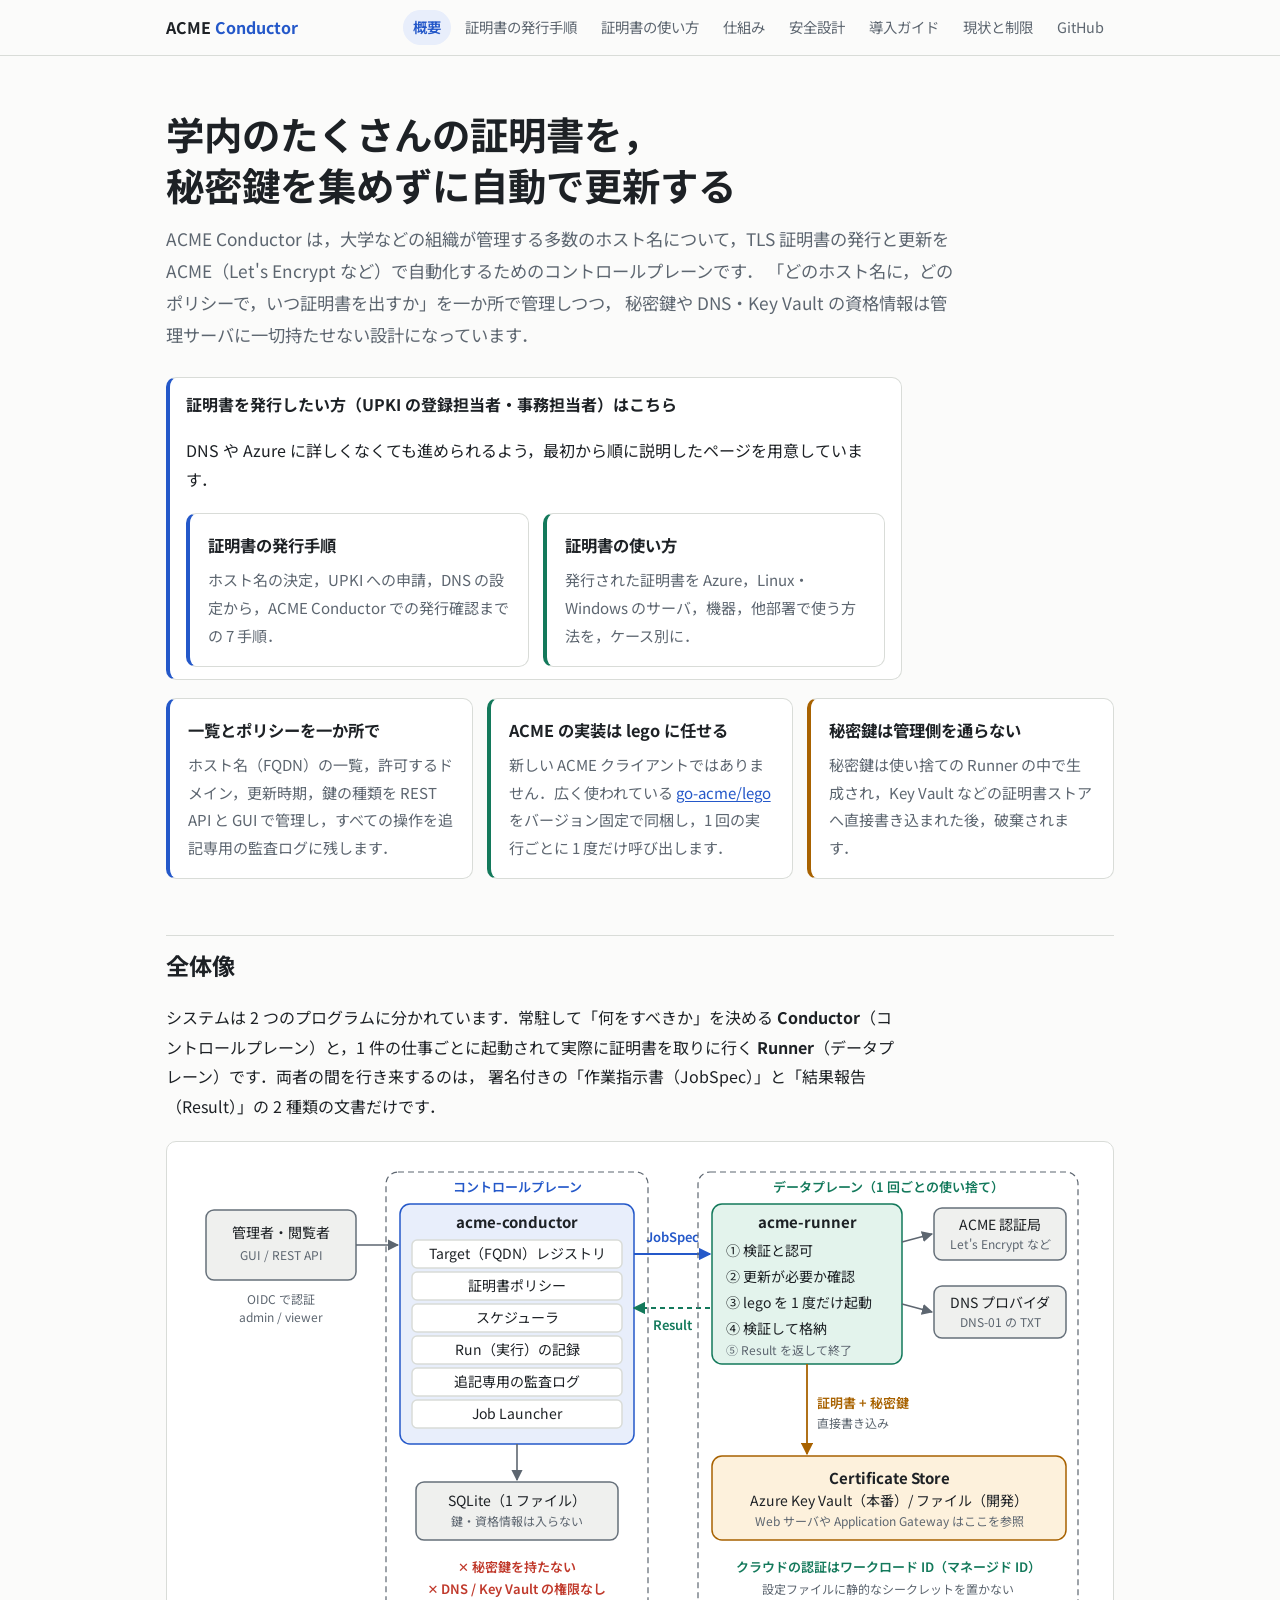
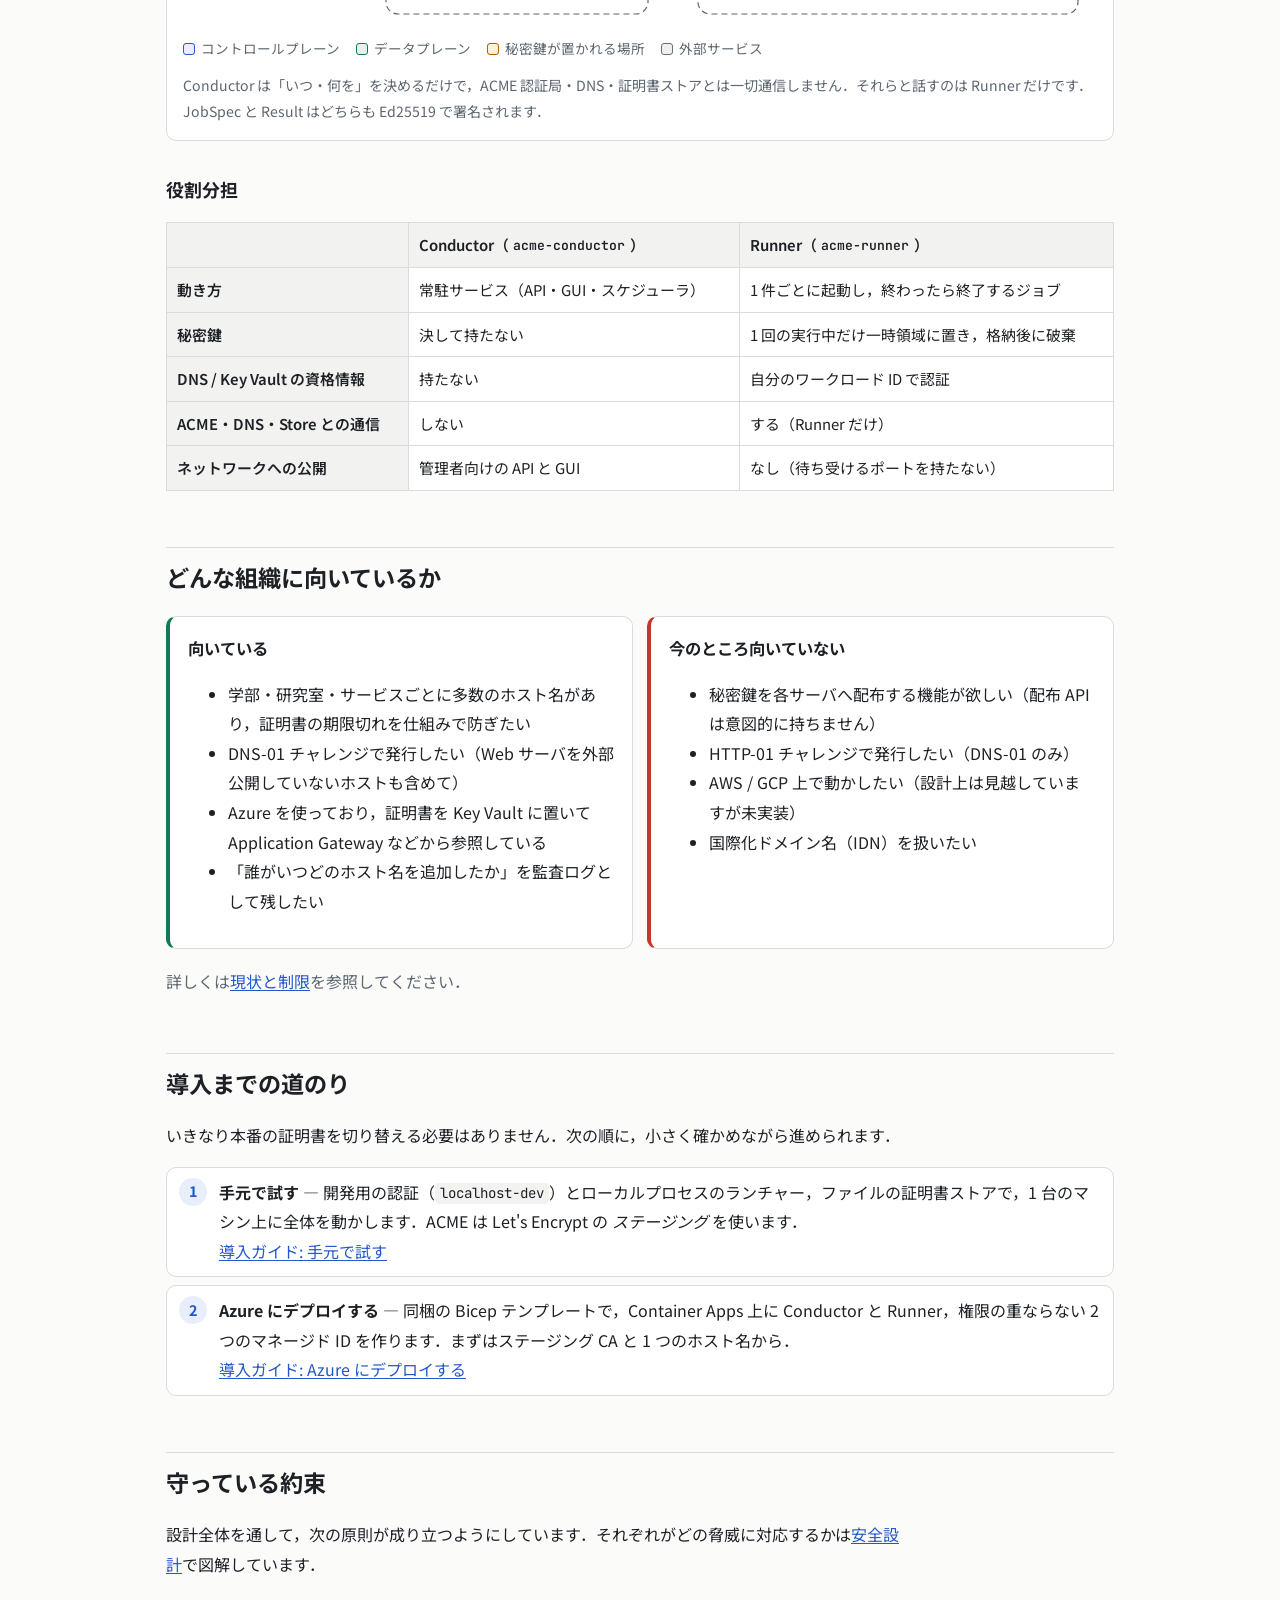
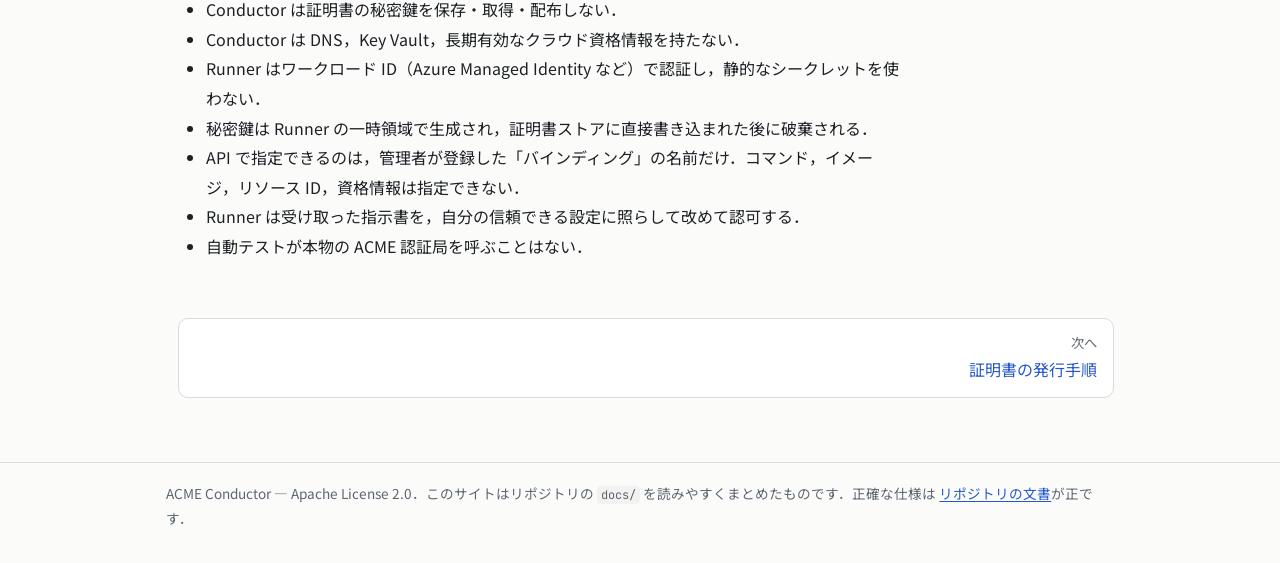
<file: site/index.html>
<!doctype html>
<html lang="ja">
<head>
<meta charset="utf-8">
<meta name="viewport" content="width=device-width, initial-scale=1">
<title>ACME Conductor</title>
<meta name="description" content="ACME Conductor は，学内の多数のホスト名の TLS 証明書を ACME で自動発行・更新するための，クラウドに依存しないコントロールプレーンです．">
<link rel="preconnect" href="https://fonts.googleapis.com">
<link rel="preconnect" href="https://fonts.gstatic.com" crossorigin>
<link href="https://fonts.googleapis.com/css2?family=Noto+Sans+JP:wght@400;600;700&family=JetBrains+Mono&display=swap" rel="stylesheet">
<link rel="stylesheet" href="style.css">
</head>
<body>
<header class="site-header">
  <div class="inner">
    <a class="brand" href="index.html">ACME <span>Conductor</span></a>
    <nav class="nav" aria-label="ページ">
      <a href="index.html" aria-current="page">概要</a>
      <a href="upki-guide.html">証明書の発行手順</a>
      <a href="certificate-usage.html">証明書の使い方</a>
      <a href="how-it-works.html">仕組み</a>
      <a href="security.html">安全設計</a>
      <a href="deploy.html">導入ガイド</a>
      <a href="status.html">現状と制限</a>
      <a href="https://github.com/CITS-NUE/acme-conductor">GitHub</a>
    </nav>
  </div>
</header>

<main>
  <section class="hero">
    <h1>学内のたくさんの証明書を，<br>秘密鍵を集めずに自動で更新する</h1>
    <p class="lead">
      ACME Conductor は，大学などの組織が管理する多数のホスト名について，TLS 証明書の発行と更新を
      ACME（Let's Encrypt など）で自動化するためのコントロールプレーンです．
      「どのホスト名に，どのポリシーで，いつ証明書を出すか」を一か所で管理しつつ，
      秘密鍵や DNS・Key Vault の資格情報は管理サーバに一切持たせない設計になっています．
    </p>
  </section>

  <div class="callout" id="for-clerks">
    <p><strong>証明書を発行したい方（UPKI の登録担当者・事務担当者）はこちら</strong></p>
    <p>DNS や Azure に詳しくなくても進められるよう，最初から順に説明したページを用意しています．</p>
    <div class="cards">
      <a class="card cp" href="upki-guide.html">
        <h3>証明書の発行手順</h3>
        <p>ホスト名の決定，UPKI への申請，DNS の設定から，ACME Conductor での発行確認までの 7 手順．</p>
      </a>
      <a class="card dp" href="certificate-usage.html">
        <h3>証明書の使い方</h3>
        <p>発行された証明書を Azure，Linux・Windows のサーバ，機器，他部署で使う方法を，ケース別に．</p>
      </a>
    </div>
  </div>

  <div class="cards">
    <div class="card cp">
      <h3>一覧とポリシーを一か所で</h3>
      <p>ホスト名（FQDN）の一覧，許可するドメイン，更新時期，鍵の種類を REST API と GUI で管理し，すべての操作を追記専用の監査ログに残します．</p>
    </div>
    <div class="card dp">
      <h3>ACME の実装は lego に任せる</h3>
      <p>新しい ACME クライアントではありません．広く使われている <a href="https://github.com/go-acme/lego">go-acme/lego</a> をバージョン固定で同梱し，1 回の実行ごとに 1 度だけ呼び出します．</p>
    </div>
    <div class="card secret">
      <h3>秘密鍵は管理側を通らない</h3>
      <p>秘密鍵は使い捨ての Runner の中で生成され，Key Vault などの証明書ストアへ直接書き込まれた後，破棄されます．</p>
    </div>
  </div>

  <h2 id="overview">全体像</h2>
  <p>
    システムは 2 つのプログラムに分かれています．常駐して「何をすべきか」を決める
    <strong>Conductor</strong>（コントロールプレーン）と，1 件の仕事ごとに起動されて実際に証明書を取りに行く
    <strong>Runner</strong>（データプレーン）です．両者の間を行き来するのは，
    署名付きの「作業指示書（JobSpec）」と「結果報告（Result）」の 2 種類の文書だけです．
  </p>

  <figure class="diagram">
    <svg viewBox="0 0 900 470" role="img" aria-labelledby="ov-t ov-d">
      <title id="ov-t">ACME Conductor の全体構成</title>
      <desc id="ov-d">管理者は GUI または REST API で Conductor を操作する．Conductor は署名付き JobSpec を Runner に渡し，Runner は lego を使って ACME 認証局と DNS プロバイダとやり取りし，証明書と秘密鍵を Certificate Store に直接格納し，署名付き Result を Conductor に返す．</desc>
      <defs>
        <marker id="ov-a" viewBox="0 0 10 10" refX="9" refY="5" markerWidth="7" markerHeight="7" orient="auto-start-reverse"><path class="d-arrowhead" d="M0,0 L10,5 L0,10 z"/></marker>
        <marker id="ov-acp" viewBox="0 0 10 10" refX="9" refY="5" markerWidth="7" markerHeight="7" orient="auto-start-reverse"><path class="d-arrowhead-cp" d="M0,0 L10,5 L0,10 z"/></marker>
        <marker id="ov-adp" viewBox="0 0 10 10" refX="9" refY="5" markerWidth="7" markerHeight="7" orient="auto-start-reverse"><path class="d-arrowhead-dp" d="M0,0 L10,5 L0,10 z"/></marker>
        <marker id="ov-as" viewBox="0 0 10 10" refX="9" refY="5" markerWidth="7" markerHeight="7" orient="auto-start-reverse"><path class="d-arrowhead-secret" d="M0,0 L10,5 L0,10 z"/></marker>
      </defs>

      <!-- 操作者 -->
      <rect class="d-ext" x="16" y="52" width="150" height="70" rx="8"/>
      <text class="d-text" x="91" y="80" text-anchor="middle">管理者・閲覧者</text>
      <text class="d-small" x="91" y="102" text-anchor="middle">GUI / REST API</text>
      <line class="d-line" x1="166" y1="87" x2="208" y2="87" marker-end="url(#ov-a)"/>
      <text class="d-small" x="91" y="146" text-anchor="middle">OIDC で認証</text>
      <text class="d-small" x="91" y="164" text-anchor="middle">admin / viewer</text>

      <!-- コントロールプレーンの領域 -->
      <rect class="d-zone" x="196" y="14" width="262" height="442" rx="12"/>
      <text class="d-cp-text" x="327" y="34" text-anchor="middle">コントロールプレーン</text>

      <rect class="d-cp" x="210" y="46" width="234" height="240" rx="10"/>
      <text class="d-title" x="327" y="70" text-anchor="middle">acme-conductor</text>
      <g>
        <rect class="d-box" x="222" y="82" width="210" height="28" rx="5"/>
        <text class="d-text" x="327" y="101" text-anchor="middle">Target（FQDN）レジストリ</text>
        <rect class="d-box" x="222" y="114" width="210" height="28" rx="5"/>
        <text class="d-text" x="327" y="133" text-anchor="middle">証明書ポリシー</text>
        <rect class="d-box" x="222" y="146" width="210" height="28" rx="5"/>
        <text class="d-text" x="327" y="165" text-anchor="middle">スケジューラ</text>
        <rect class="d-box" x="222" y="178" width="210" height="28" rx="5"/>
        <text class="d-text" x="327" y="197" text-anchor="middle">Run（実行）の記録</text>
        <rect class="d-box" x="222" y="210" width="210" height="28" rx="5"/>
        <text class="d-text" x="327" y="229" text-anchor="middle">追記専用の監査ログ</text>
        <rect class="d-box" x="222" y="242" width="210" height="28" rx="5"/>
        <text class="d-text" x="327" y="261" text-anchor="middle">Job Launcher</text>
      </g>

      <line class="d-line" x1="327" y1="286" x2="327" y2="322" marker-end="url(#ov-a)"/>
      <rect class="d-ext" x="226" y="324" width="202" height="58" rx="8"/>
      <text class="d-text" x="327" y="348" text-anchor="middle">SQLite（1 ファイル）</text>
      <text class="d-small" x="327" y="368" text-anchor="middle">鍵・資格情報は入らない</text>

      <text class="d-danger-text" x="327" y="414" text-anchor="middle">✕ 秘密鍵を持たない</text>
      <text class="d-danger-text" x="327" y="436" text-anchor="middle">✕ DNS / Key Vault の権限なし</text>

      <!-- JobSpec / Result -->
      <line class="d-line-cp" x1="444" y1="96" x2="520" y2="96" marker-end="url(#ov-acp)"/>
      <text class="d-cp-text" x="482" y="84" text-anchor="middle">JobSpec</text>
      <line class="d-line-dp d-dash" x1="520" y1="150" x2="444" y2="150" marker-end="url(#ov-adp)"/>
      <text class="d-dp-text" x="482" y="172" text-anchor="middle">Result</text>

      <!-- データプレーンの領域 -->
      <rect class="d-zone" x="508" y="14" width="380" height="442" rx="12"/>
      <text class="d-dp-text" x="698" y="34" text-anchor="middle">データプレーン（1 回ごとの使い捨て）</text>

      <rect class="d-dp" x="522" y="46" width="190" height="160" rx="10"/>
      <text class="d-title" x="617" y="70" text-anchor="middle">acme-runner</text>
      <text class="d-text" x="536" y="98">① 検証と認可</text>
      <text class="d-text" x="536" y="124">② 更新が必要か確認</text>
      <text class="d-text" x="536" y="150">③ lego を 1 度だけ起動</text>
      <text class="d-text" x="536" y="176">④ 検証して格納</text>
      <text class="d-small" x="536" y="197">⑤ Result を返して終了</text>

      <!-- 外部 -->
      <rect class="d-ext" x="744" y="50" width="132" height="52" rx="8"/>
      <text class="d-text" x="810" y="72" text-anchor="middle">ACME 認証局</text>
      <text class="d-small" x="810" y="91" text-anchor="middle">Let's Encrypt など</text>
      <rect class="d-ext" x="744" y="128" width="132" height="52" rx="8"/>
      <text class="d-text" x="810" y="150" text-anchor="middle">DNS プロバイダ</text>
      <text class="d-small" x="810" y="169" text-anchor="middle">DNS-01 の TXT</text>
      <line class="d-line" x1="712" y1="84" x2="742" y2="76" marker-end="url(#ov-a)"/>
      <line class="d-line" x1="712" y1="146" x2="742" y2="154" marker-end="url(#ov-a)"/>

      <line class="d-line-secret" x1="617" y1="206" x2="617" y2="296" marker-end="url(#ov-as)"/>
      <text class="d-secret-text" x="627" y="250">証明書 + 秘密鍵</text>
      <text class="d-small" x="627" y="270">直接書き込み</text>

      <rect class="d-secret" x="522" y="298" width="354" height="84" rx="10"/>
      <text class="d-title" x="699" y="326" text-anchor="middle">Certificate Store</text>
      <text class="d-text" x="699" y="348" text-anchor="middle">Azure Key Vault（本番）/ ファイル（開発）</text>
      <text class="d-small" x="699" y="368" text-anchor="middle">Web サーバや Application Gateway はここを参照</text>

      <text class="d-dp-text" x="698" y="414" text-anchor="middle">クラウドの認証はワークロード ID（マネージド ID）</text>
      <text class="d-small" x="698" y="436" text-anchor="middle">設定ファイルに静的なシークレットを置かない</text>
    </svg>
    <div class="legend">
      <span><i class="cp"></i>コントロールプレーン</span>
      <span><i class="dp"></i>データプレーン</span>
      <span><i class="secret"></i>秘密鍵が置かれる場所</span>
      <span><i class="ext"></i>外部サービス</span>
    </div>
    <figcaption>Conductor は「いつ・何を」を決めるだけで，ACME 認証局・DNS・証明書ストアとは一切通信しません．それらと話すのは Runner だけです．JobSpec と Result はどちらも Ed25519 で署名されます．</figcaption>
  </figure>

  <h3>役割分担</h3>
  <div class="table-wrap">
    <table>
      <thead><tr><th></th><th>Conductor（<code>acme-conductor</code>）</th><th>Runner（<code>acme-runner</code>）</th></tr></thead>
      <tbody>
        <tr><th>動き方</th><td>常駐サービス（API・GUI・スケジューラ）</td><td>1 件ごとに起動し，終わったら終了するジョブ</td></tr>
        <tr><th>秘密鍵</th><td>決して持たない</td><td>1 回の実行中だけ一時領域に置き，格納後に破棄</td></tr>
        <tr><th>DNS / Key Vault の資格情報</th><td>持たない</td><td>自分のワークロード ID で認証</td></tr>
        <tr><th>ACME・DNS・Store との通信</th><td>しない</td><td>する（Runner だけ）</td></tr>
        <tr><th>ネットワークへの公開</th><td>管理者向けの API と GUI</td><td>なし（待ち受けるポートを持たない）</td></tr>
      </tbody>
    </table>
  </div>

  <h2 id="fit">どんな組織に向いているか</h2>
  <div class="cards">
    <div class="card dp">
      <h3>向いている</h3>
      <ul>
        <li>学部・研究室・サービスごとに多数のホスト名があり，証明書の期限切れを仕組みで防ぎたい</li>
        <li>DNS-01 チャレンジで発行したい（Web サーバを外部公開していないホストも含めて）</li>
        <li>Azure を使っており，証明書を Key Vault に置いて Application Gateway などから参照している</li>
        <li>「誰がいつどのホスト名を追加したか」を監査ログとして残したい</li>
      </ul>
    </div>
    <div class="card danger">
      <h3>今のところ向いていない</h3>
      <ul>
        <li>秘密鍵を各サーバへ配布する機能が欲しい（配布 API は意図的に持ちません）</li>
        <li>HTTP-01 チャレンジで発行したい（DNS-01 のみ）</li>
        <li>AWS / GCP 上で動かしたい（設計上は見越していますが未実装）</li>
        <li>国際化ドメイン名（IDN）を扱いたい</li>
      </ul>
    </div>
  </div>
  <p class="muted">詳しくは<a href="status.html">現状と制限</a>を参照してください．</p>

  <h2 id="path">導入までの道のり</h2>
  <p>いきなり本番の証明書を切り替える必要はありません．次の順に，小さく確かめながら進められます．</p>
  <ol class="steps">
    <li><strong>手元で試す</strong> — 開発用の認証（<code>localhost-dev</code>）とローカルプロセスのランチャー，ファイルの証明書ストアで，1 台のマシン上に全体を動かします．ACME は Let's Encrypt の <em>ステージング</em> を使います．<br><a href="deploy.html#local">導入ガイド: 手元で試す</a></li>
    <li><strong>Azure にデプロイする</strong> — 同梱の Bicep テンプレートで，Container Apps 上に Conductor と Runner，権限の重ならない 2 つのマネージド ID を作ります．まずはステージング CA と 1 つのホスト名から．<br><a href="deploy.html#azure">導入ガイド: Azure にデプロイする</a></li>
  </ol>

  <h2 id="principles">守っている約束</h2>
  <p>設計全体を通して，次の原則が成り立つようにしています．それぞれがどの脅威に対応するかは<a href="security.html">安全設計</a>で図解しています．</p>
  <ul>
    <li>Conductor は証明書の秘密鍵を保存・取得・配布しない．</li>
    <li>Conductor は DNS，Key Vault，長期有効なクラウド資格情報を持たない．</li>
    <li>Runner はワークロード ID（Azure Managed Identity など）で認証し，静的なシークレットを使わない．</li>
    <li>秘密鍵は Runner の一時領域で生成され，証明書ストアに直接書き込まれた後に破棄される．</li>
    <li>API で指定できるのは，管理者が登録した「バインディング」の名前だけ．コマンド，イメージ，リソース ID，資格情報は指定できない．</li>
    <li>Runner は受け取った指示書を，自分の信頼できる設定に照らして改めて認可する．</li>
    <li>自動テストが本物の ACME 認証局を呼ぶことはない．</li>
  </ul>

  <div class="next">
    <span></span>
    <a class="fwd" href="upki-guide.html"><small>次へ</small>証明書の発行手順</a>
  </div>
</main>

<footer>
  <div class="inner">
    ACME Conductor — Apache License 2.0．このサイトはリポジトリの <code>docs/</code> を読みやすくまとめたものです．正確な仕様は
    <a href="https://github.com/CITS-NUE/acme-conductor/tree/main/docs">リポジトリの文書</a>が正です．
  </div>
</footer>
</body>
</html>
</file>
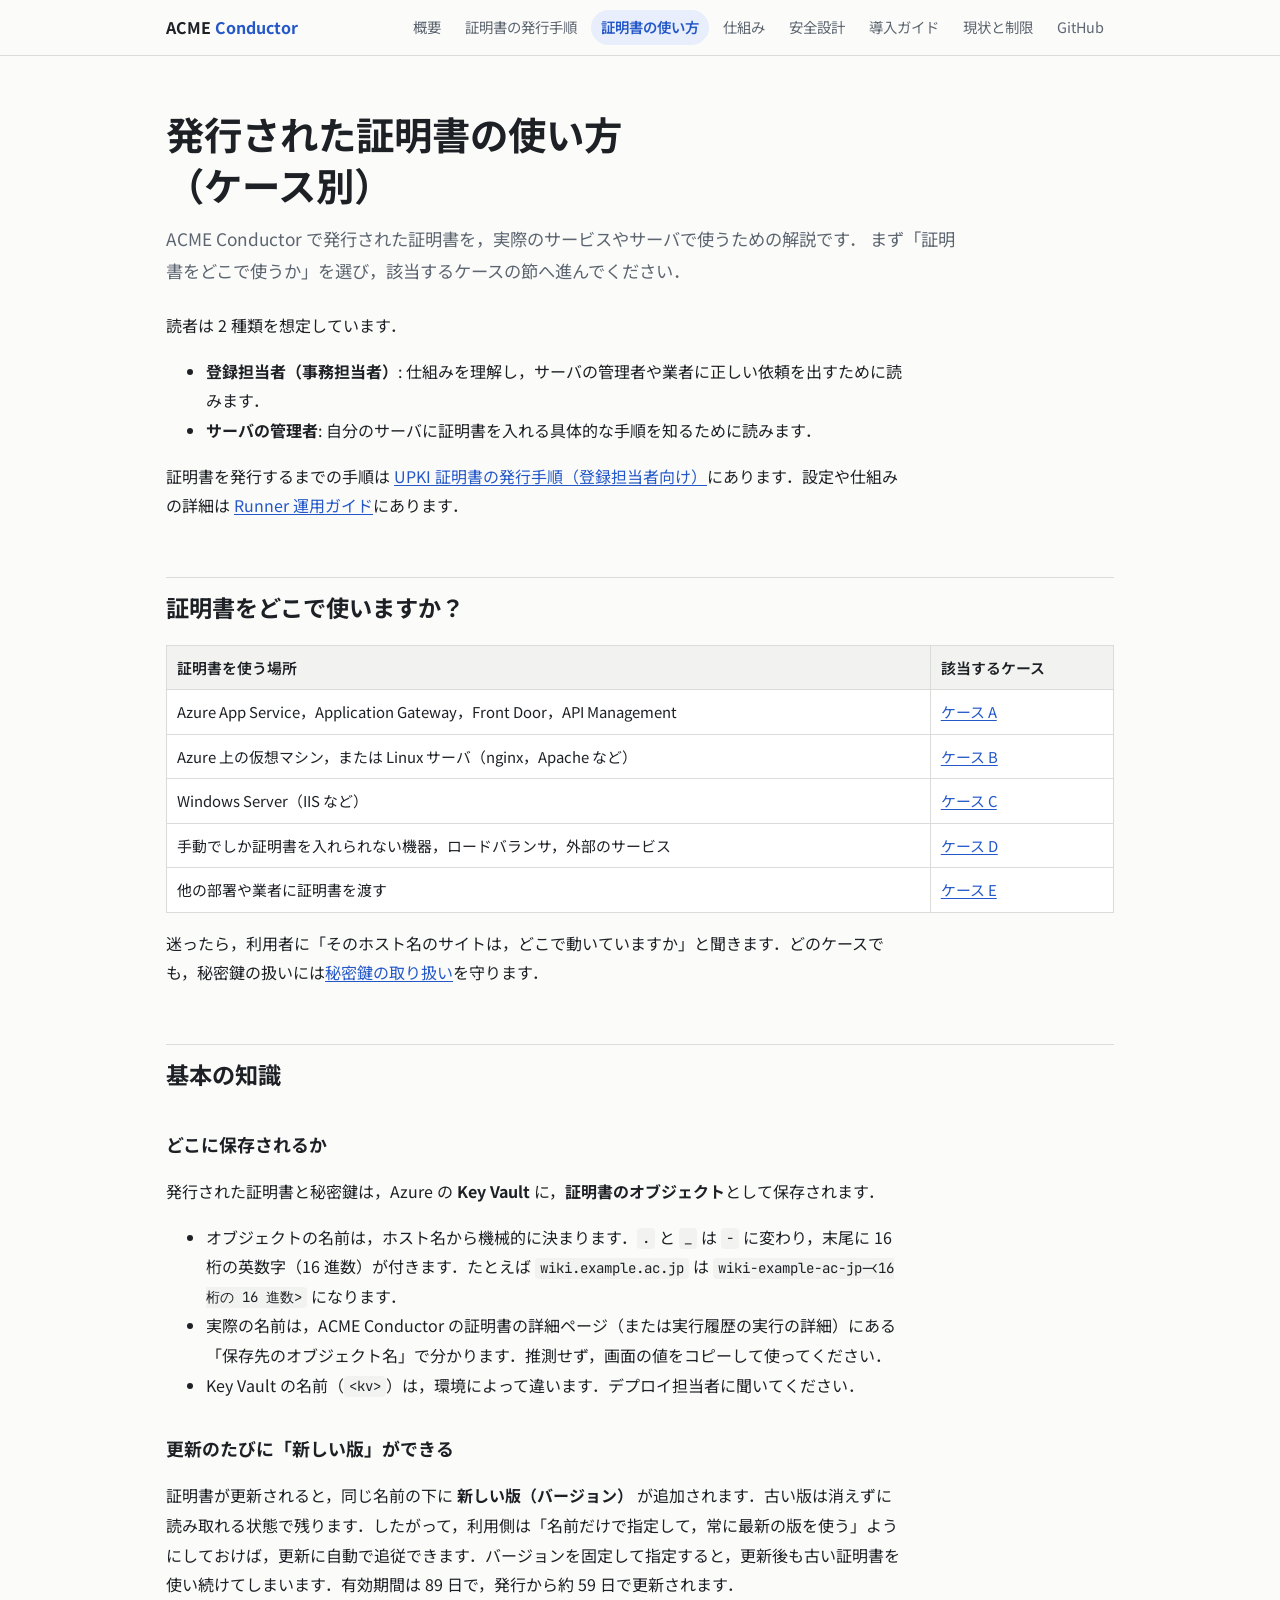
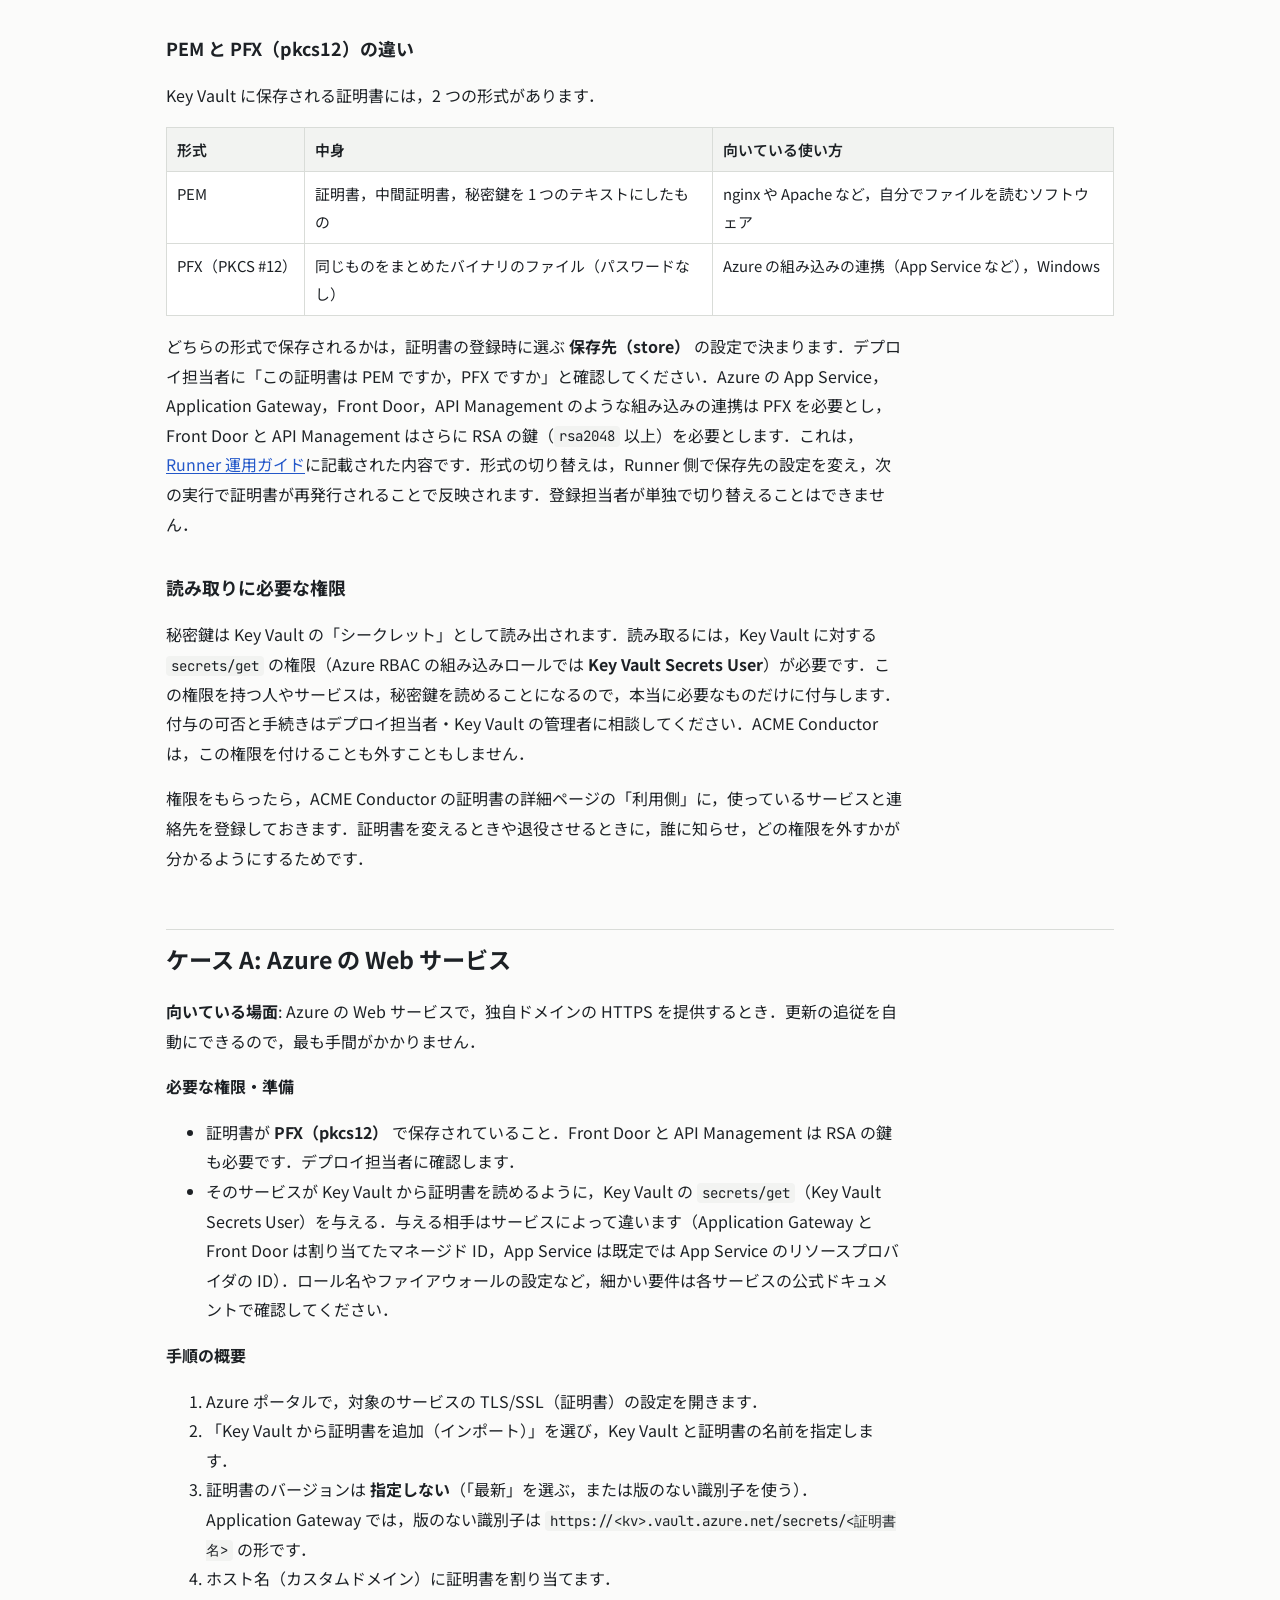
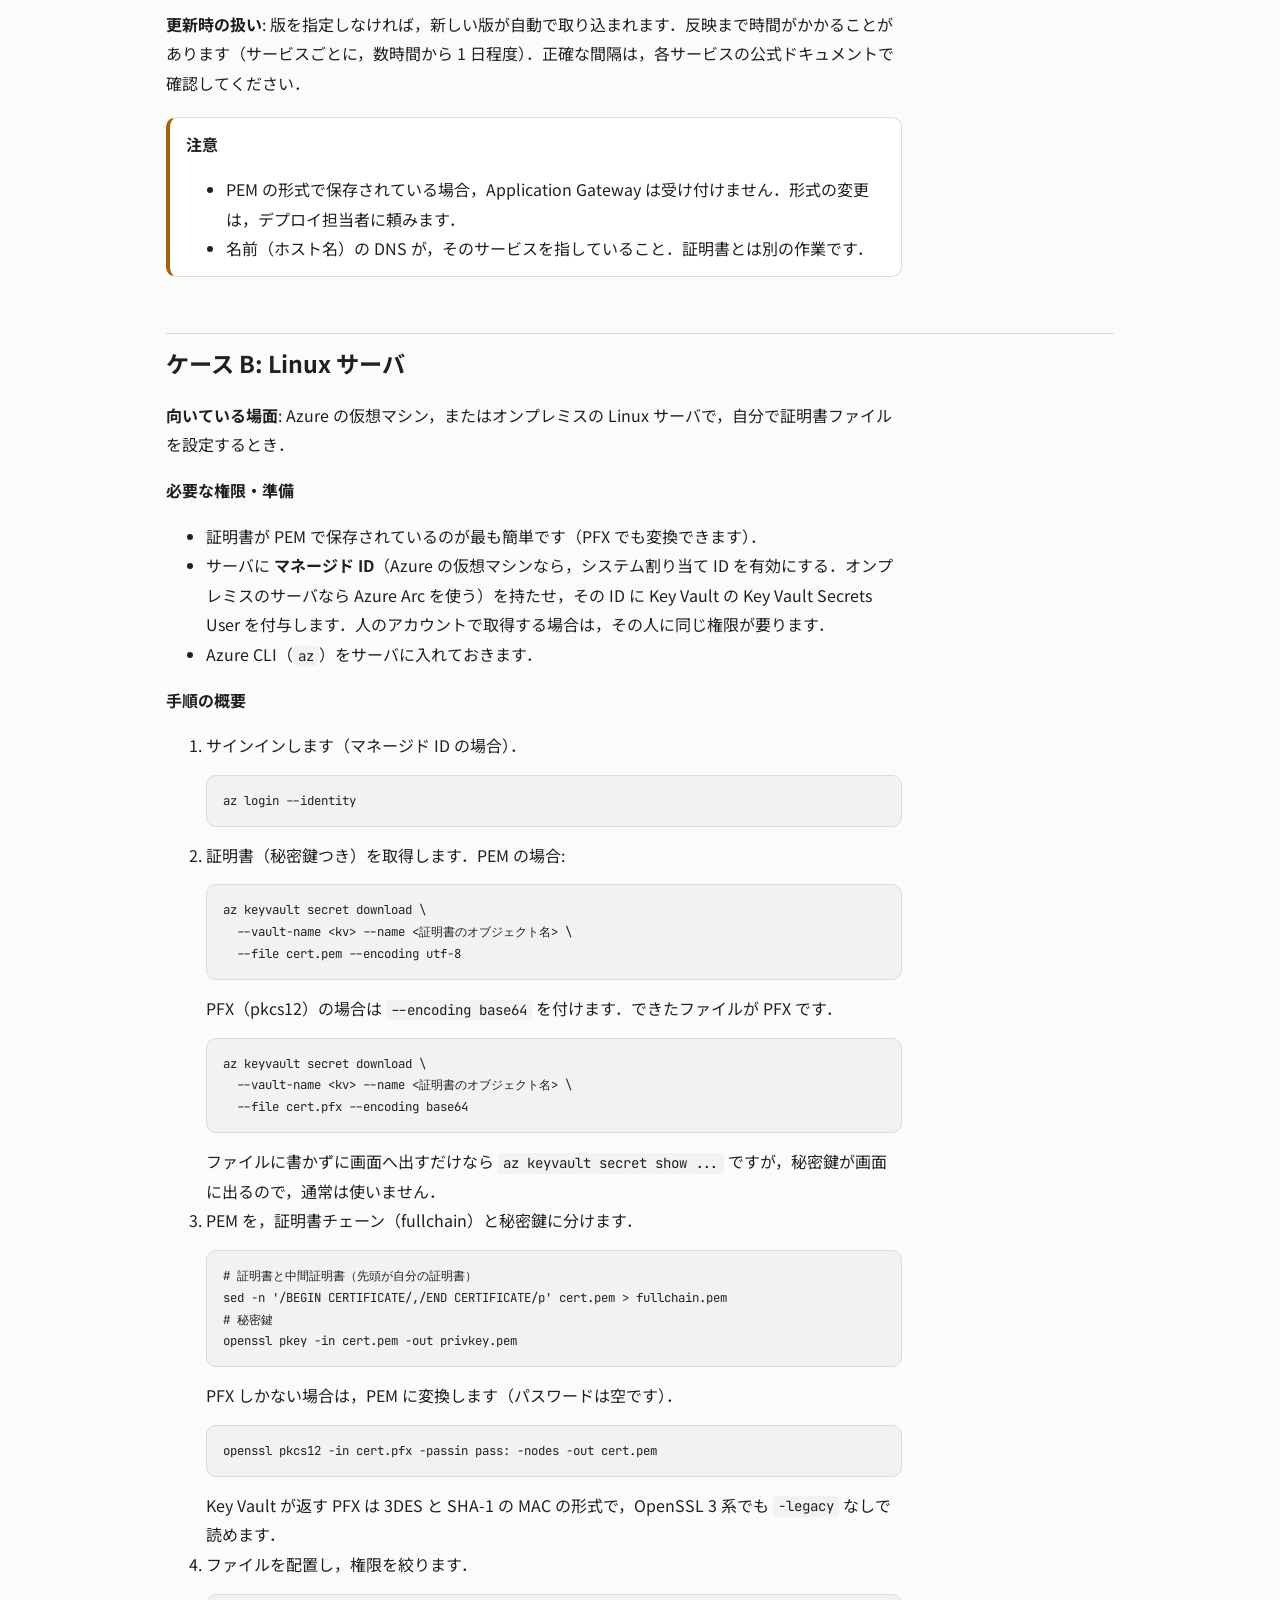
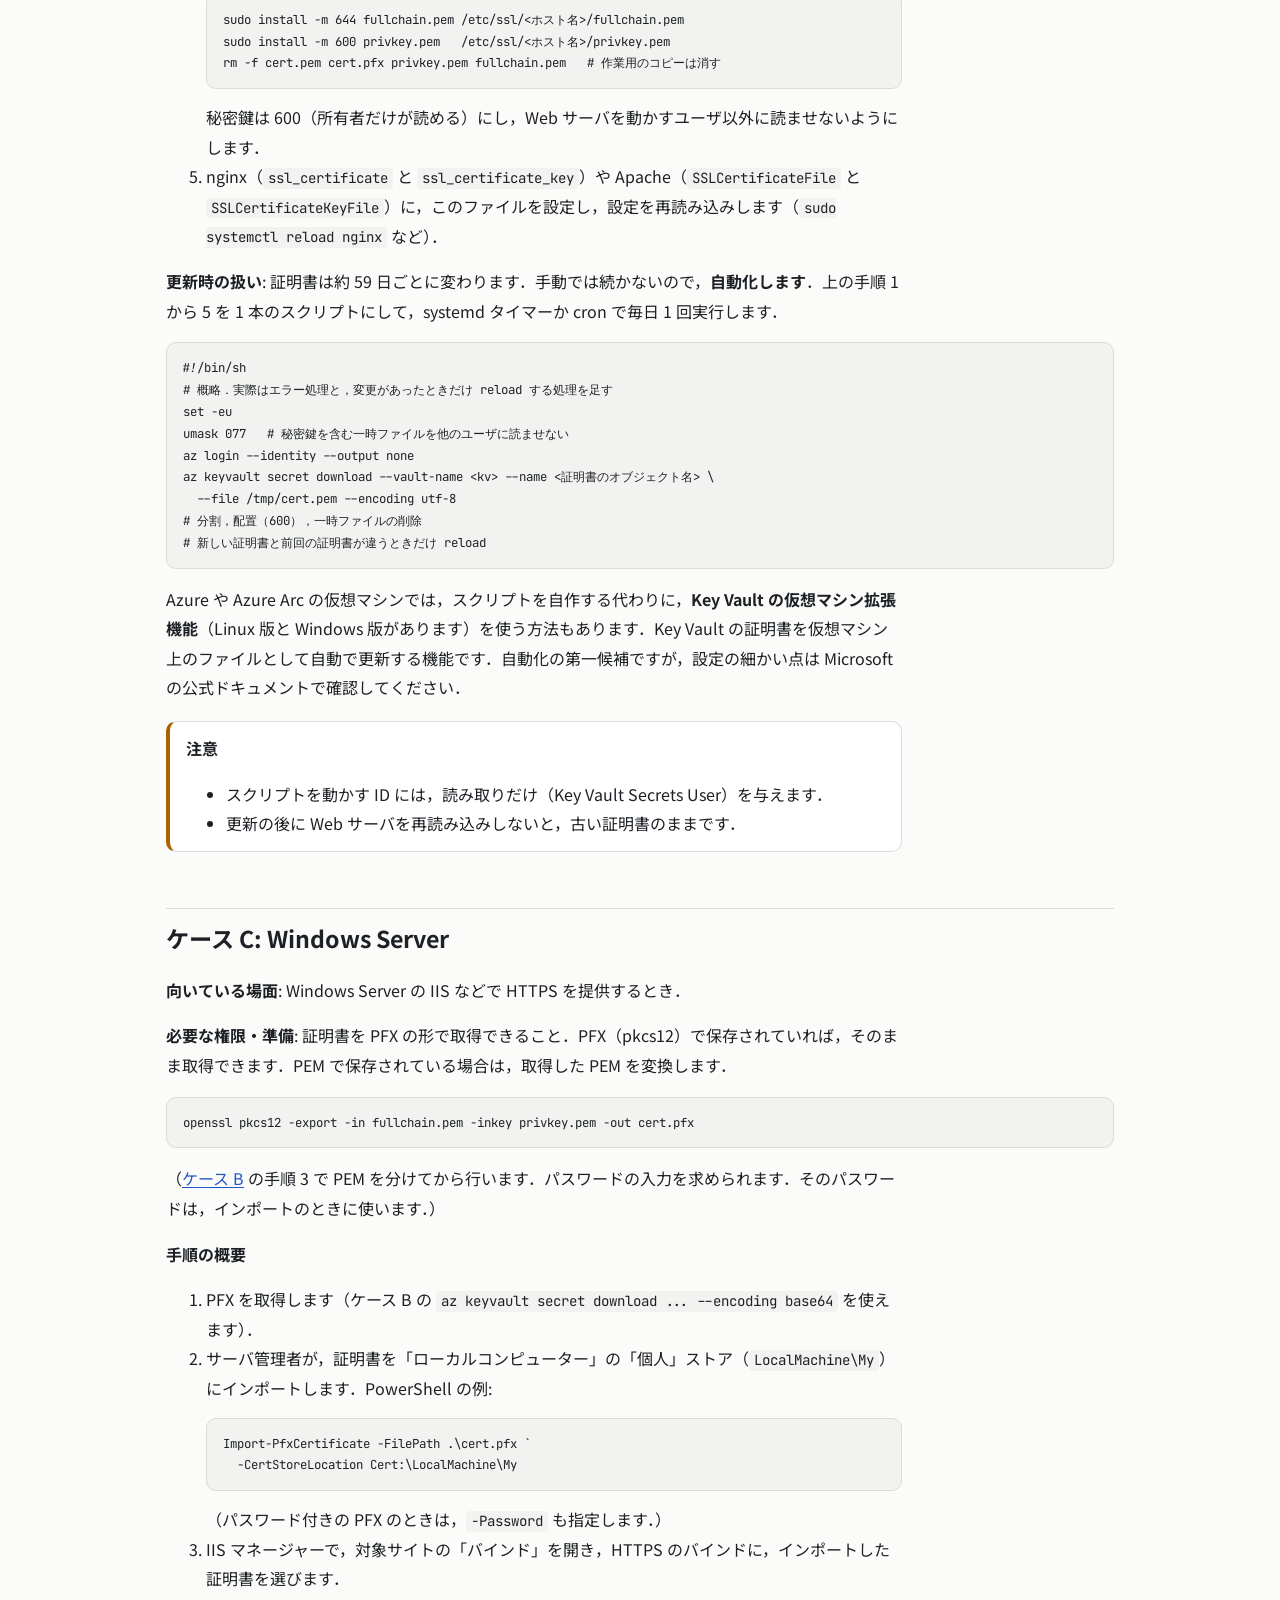
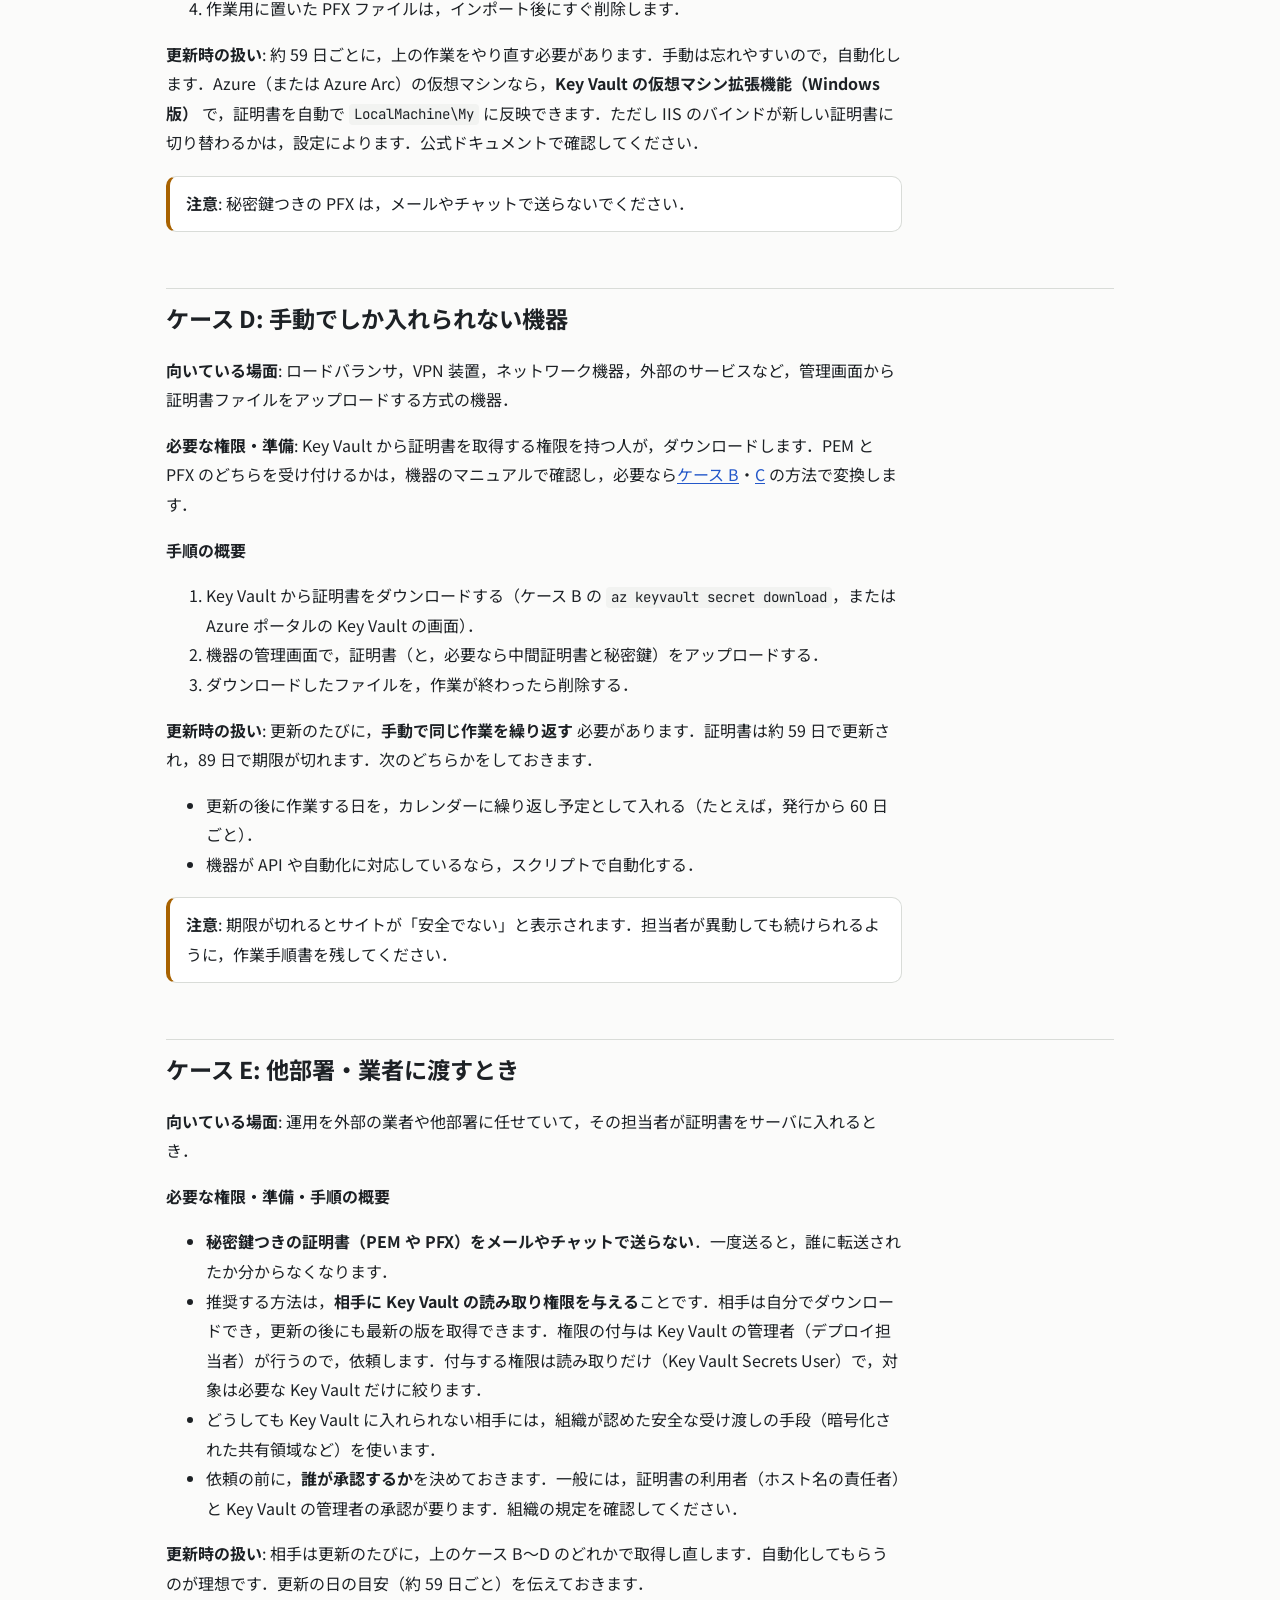
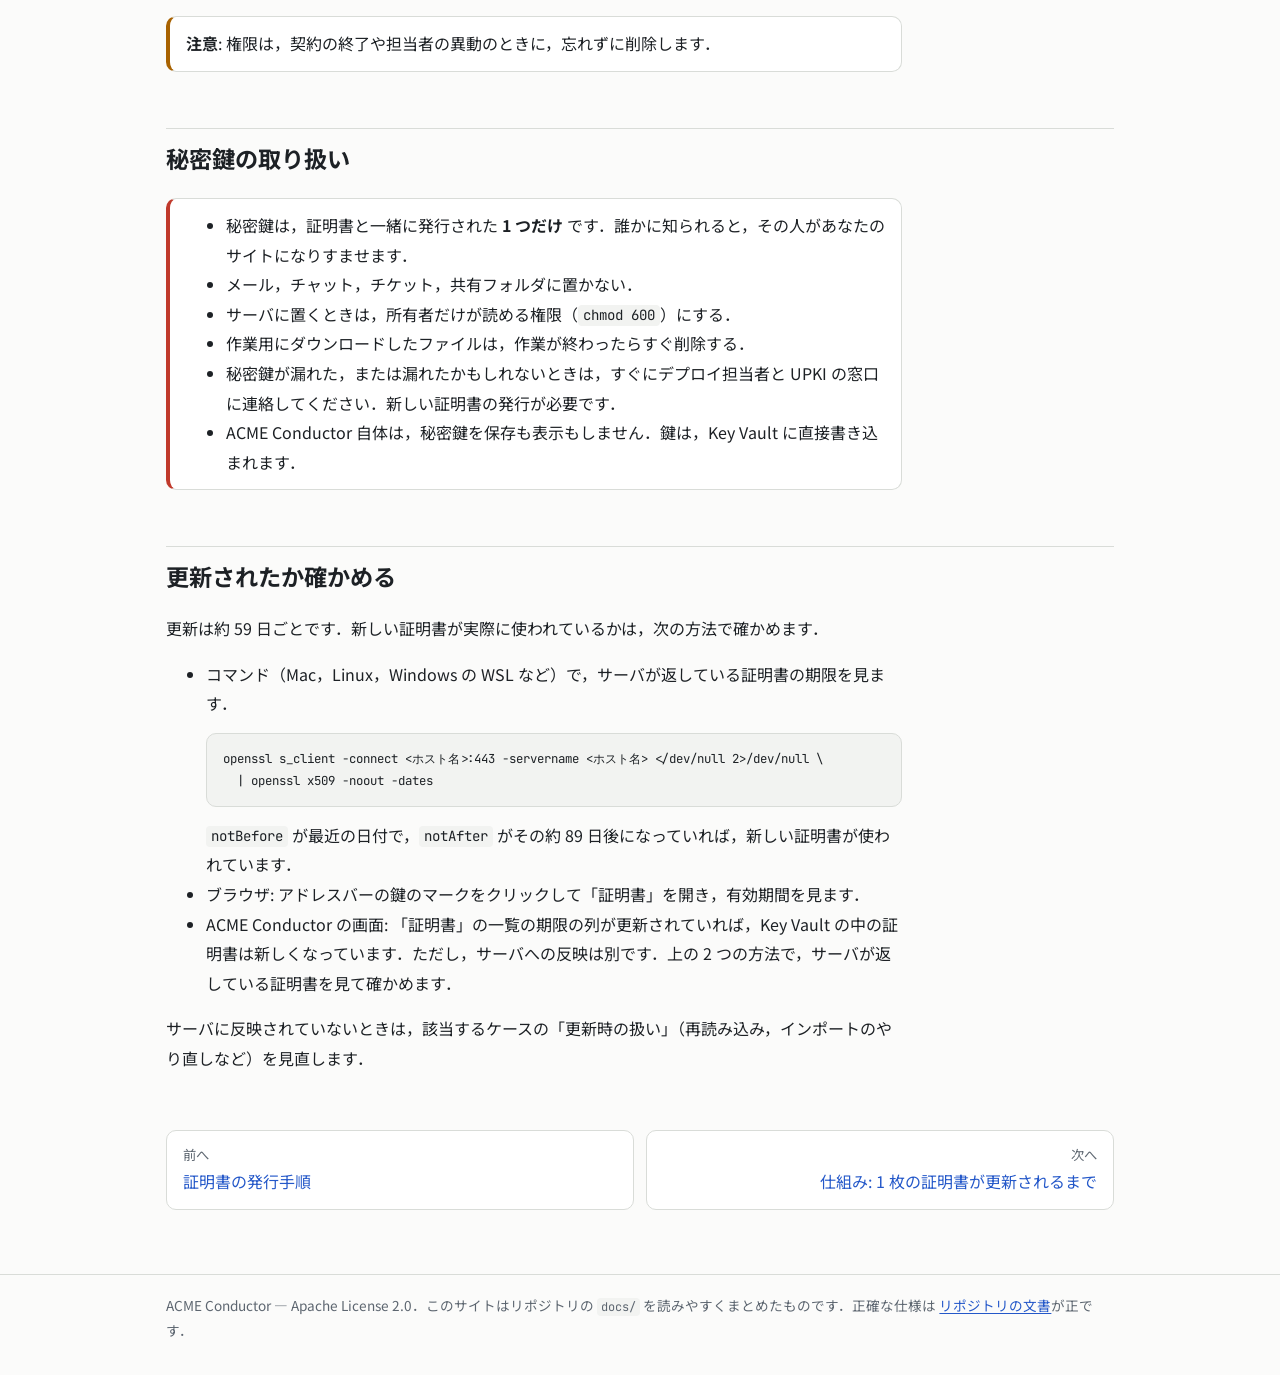
<file: site/certificate-usage.html>
<!doctype html>
<html lang="ja">
<head>
<meta charset="utf-8">
<meta name="viewport" content="width=device-width, initial-scale=1">
<title>証明書の使い方 — ACME Conductor</title>
<meta name="description" content="発行された証明書を Azure のサービス，Linux・Windows のサーバ，手動運用の機器，他部署・業者で使う方法を，ケース別に説明します．">
<link rel="preconnect" href="https://fonts.googleapis.com">
<link rel="preconnect" href="https://fonts.gstatic.com" crossorigin>
<link href="https://fonts.googleapis.com/css2?family=Noto+Sans+JP:wght@400;600;700&family=JetBrains+Mono&display=swap" rel="stylesheet">
<link rel="stylesheet" href="style.css">
</head>
<body>
<header class="site-header">
  <div class="inner">
    <a class="brand" href="index.html">ACME <span>Conductor</span></a>
    <nav class="nav" aria-label="ページ">
      <a href="index.html">概要</a>
      <a href="upki-guide.html">証明書の発行手順</a>
      <a href="certificate-usage.html" aria-current="page">証明書の使い方</a>
      <a href="how-it-works.html">仕組み</a>
      <a href="security.html">安全設計</a>
      <a href="deploy.html">導入ガイド</a>
      <a href="status.html">現状と制限</a>
      <a href="https://github.com/CITS-NUE/acme-conductor">GitHub</a>
    </nav>
  </div>
</header>

<main>
  <section class="hero">
    <h1>発行された証明書の使い方<br>（ケース別）</h1>
    <p class="lead">
      ACME Conductor で発行された証明書を，実際のサービスやサーバで使うための解説です．
      まず「証明書をどこで使うか」を選び，該当するケースの節へ進んでください．
    </p>
  </section>

  <p>読者は 2 種類を想定しています．</p>
  <ul>
    <li><strong>登録担当者（事務担当者）</strong>: 仕組みを理解し，サーバの管理者や業者に正しい依頼を出すために読みます．</li>
    <li><strong>サーバの管理者</strong>: 自分のサーバに証明書を入れる具体的な手順を知るために読みます．</li>
  </ul>
  <p>証明書を発行するまでの手順は <a href="upki-guide.html">UPKI 証明書の発行手順（登録担当者向け）</a>にあります．設定や仕組みの詳細は <a href="https://github.com/CITS-NUE/acme-conductor/blob/main/docs/runner.md#certificate-store-azure-key-vault">Runner 運用ガイド</a>にあります．</p>

  <h2 id="where">証明書をどこで使いますか？</h2>
  <div class="table-wrap">
    <table>
      <thead><tr><th>証明書を使う場所</th><th>該当するケース</th></tr></thead>
      <tbody>
        <tr><td>Azure App Service，Application Gateway，Front Door，API Management</td><td><a href="#case-a">ケース A</a></td></tr>
        <tr><td>Azure 上の仮想マシン，または Linux サーバ（nginx，Apache など）</td><td><a href="#case-b">ケース B</a></td></tr>
        <tr><td>Windows Server（IIS など）</td><td><a href="#case-c">ケース C</a></td></tr>
        <tr><td>手動でしか証明書を入れられない機器，ロードバランサ，外部のサービス</td><td><a href="#case-d">ケース D</a></td></tr>
        <tr><td>他の部署や業者に証明書を渡す</td><td><a href="#case-e">ケース E</a></td></tr>
      </tbody>
    </table>
  </div>
  <p>迷ったら，利用者に「そのホスト名のサイトは，どこで動いていますか」と聞きます．どのケースでも，秘密鍵の扱いには<a href="#private-key">秘密鍵の取り扱い</a>を守ります．</p>

  <h2 id="basics">基本の知識</h2>

  <h3 id="storage">どこに保存されるか</h3>
  <p>発行された証明書と秘密鍵は，Azure の <strong>Key Vault</strong> に，<strong>証明書のオブジェクト</strong>として保存されます．</p>
  <ul>
    <li>オブジェクトの名前は，ホスト名から機械的に決まります．<code>.</code> と <code>_</code> は <code>-</code> に変わり，末尾に 16 桁の英数字（16 進数）が付きます．たとえば <code>wiki.example.ac.jp</code> は <code>wiki-example-ac-jp-&lt;16 桁の 16 進数&gt;</code> になります．</li>
    <li>実際の名前は，ACME Conductor の証明書の詳細ページ（または実行履歴の実行の詳細）にある「保存先のオブジェクト名」で分かります．推測せず，画面の値をコピーして使ってください．</li>
    <li>Key Vault の名前（<code>&lt;kv&gt;</code>）は，環境によって違います．デプロイ担当者に聞いてください．</li>
  </ul>

  <h3 id="versions">更新のたびに「新しい版」ができる</h3>
  <p>証明書が更新されると，同じ名前の下に <strong>新しい版（バージョン）</strong> が追加されます．古い版は消えずに読み取れる状態で残ります．したがって，利用側は「名前だけで指定して，常に最新の版を使う」ようにしておけば，更新に自動で追従できます．バージョンを固定して指定すると，更新後も古い証明書を使い続けてしまいます．有効期間は 89 日で，発行から約 59 日で更新されます．</p>

  <h3 id="pem-pfx">PEM と PFX（pkcs12）の違い</h3>
  <p>Key Vault に保存される証明書には，2 つの形式があります．</p>
  <div class="table-wrap">
    <table>
      <thead><tr><th>形式</th><th>中身</th><th>向いている使い方</th></tr></thead>
      <tbody>
        <tr><td>PEM</td><td>証明書，中間証明書，秘密鍵を 1 つのテキストにしたもの</td><td>nginx や Apache など，自分でファイルを読むソフトウェア</td></tr>
        <tr><td>PFX（PKCS #12）</td><td>同じものをまとめたバイナリのファイル（パスワードなし）</td><td>Azure の組み込みの連携（App Service など），Windows</td></tr>
      </tbody>
    </table>
  </div>
  <p>どちらの形式で保存されるかは，証明書の登録時に選ぶ <strong>保存先（store）</strong> の設定で決まります．デプロイ担当者に「この証明書は PEM ですか，PFX ですか」と確認してください．Azure の App Service，Application Gateway，Front Door，API Management のような組み込みの連携は PFX を必要とし，Front Door と API Management はさらに RSA の鍵（<code>rsa2048</code> 以上）を必要とします．これは，<a href="https://github.com/CITS-NUE/acme-conductor/blob/main/docs/runner.md#certificate-store-azure-key-vault">Runner 運用ガイド</a>に記載された内容です．形式の切り替えは，Runner 側で保存先の設定を変え，次の実行で証明書が再発行されることで反映されます．登録担当者が単独で切り替えることはできません．</p>

  <h3 id="permissions">読み取りに必要な権限</h3>
  <p>秘密鍵は Key Vault の「シークレット」として読み出されます．読み取るには，Key Vault に対する <code>secrets/get</code> の権限（Azure RBAC の組み込みロールでは <strong>Key Vault Secrets User</strong>）が必要です．この権限を持つ人やサービスは，秘密鍵を読めることになるので，本当に必要なものだけに付与します．付与の可否と手続きはデプロイ担当者・Key Vault の管理者に相談してください．ACME Conductor は，この権限を付けることも外すこともしません．</p>
  <p>権限をもらったら，ACME Conductor の証明書の詳細ページの「利用側」に，使っているサービスと連絡先を登録しておきます．証明書を変えるときや退役させるときに，誰に知らせ，どの権限を外すかが分かるようにするためです．</p>

  <h2 id="case-a">ケース A: Azure の Web サービス</h2>
  <p><strong>向いている場面</strong>: Azure の Web サービスで，独自ドメインの HTTPS を提供するとき．更新の追従を自動にできるので，最も手間がかかりません．</p>
  <p><strong>必要な権限・準備</strong></p>
  <ul>
    <li>証明書が <strong>PFX（pkcs12）</strong> で保存されていること．Front Door と API Management は RSA の鍵も必要です．デプロイ担当者に確認します．</li>
    <li>そのサービスが Key Vault から証明書を読めるように，Key Vault の <code>secrets/get</code>（Key Vault Secrets User）を与える．与える相手はサービスによって違います（Application Gateway と Front Door は割り当てたマネージド ID，App Service は既定では App Service のリソースプロバイダの ID）．ロール名やファイアウォールの設定など，細かい要件は各サービスの公式ドキュメントで確認してください．</li>
  </ul>
  <p><strong>手順の概要</strong></p>
  <ol>
    <li>Azure ポータルで，対象のサービスの TLS/SSL（証明書）の設定を開きます．</li>
    <li>「Key Vault から証明書を追加（インポート）」を選び，Key Vault と証明書の名前を指定します．</li>
    <li>証明書のバージョンは <strong>指定しない</strong>（「最新」を選ぶ，または版のない識別子を使う）．Application Gateway では，版のない識別子は <code>https://&lt;kv&gt;.vault.azure.net/secrets/&lt;証明書名&gt;</code> の形です．</li>
    <li>ホスト名（カスタムドメイン）に証明書を割り当てます．</li>
  </ol>
  <p><strong>更新時の扱い</strong>: 版を指定しなければ，新しい版が自動で取り込まれます．反映まで時間がかかることがあります（サービスごとに，数時間から 1 日程度）．正確な間隔は，各サービスの公式ドキュメントで確認してください．</p>
  <div class="callout warn">
    <p><strong>注意</strong></p>
    <ul>
      <li>PEM の形式で保存されている場合，Application Gateway は受け付けません．形式の変更は，デプロイ担当者に頼みます．</li>
      <li>名前（ホスト名）の DNS が，そのサービスを指していること．証明書とは別の作業です．</li>
    </ul>
  </div>

  <h2 id="case-b">ケース B: Linux サーバ</h2>
  <p><strong>向いている場面</strong>: Azure の仮想マシン，またはオンプレミスの Linux サーバで，自分で証明書ファイルを設定するとき．</p>
  <p><strong>必要な権限・準備</strong></p>
  <ul>
    <li>証明書が PEM で保存されているのが最も簡単です（PFX でも変換できます）．</li>
    <li>サーバに <strong>マネージド ID</strong>（Azure の仮想マシンなら，システム割り当て ID を有効にする．オンプレミスのサーバなら Azure Arc を使う）を持たせ，その ID に Key Vault の Key Vault Secrets User を付与します．人のアカウントで取得する場合は，その人に同じ権限が要ります．</li>
    <li>Azure CLI（<code>az</code>）をサーバに入れておきます．</li>
  </ul>
  <p><strong>手順の概要</strong></p>
  <ol>
    <li>サインインします（マネージド ID の場合）．
<pre><code>az login --identity</code></pre>
    </li>
    <li>証明書（秘密鍵つき）を取得します．PEM の場合:
<pre><code>az keyvault secret download \
  --vault-name &lt;kv&gt; --name &lt;証明書のオブジェクト名&gt; \
  --file cert.pem --encoding utf-8</code></pre>
      PFX（pkcs12）の場合は <code>--encoding base64</code> を付けます．できたファイルが PFX です．
<pre><code>az keyvault secret download \
  --vault-name &lt;kv&gt; --name &lt;証明書のオブジェクト名&gt; \
  --file cert.pfx --encoding base64</code></pre>
      ファイルに書かずに画面へ出すだけなら <code>az keyvault secret show ...</code> ですが，秘密鍵が画面に出るので，通常は使いません．
    </li>
    <li>PEM を，証明書チェーン（fullchain）と秘密鍵に分けます．
<pre><code># 証明書と中間証明書（先頭が自分の証明書）
sed -n '/BEGIN CERTIFICATE/,/END CERTIFICATE/p' cert.pem &gt; fullchain.pem
# 秘密鍵
openssl pkey -in cert.pem -out privkey.pem</code></pre>
      PFX しかない場合は，PEM に変換します（パスワードは空です）．
<pre><code>openssl pkcs12 -in cert.pfx -passin pass: -nodes -out cert.pem</code></pre>
      Key Vault が返す PFX は 3DES と SHA-1 の MAC の形式で，OpenSSL 3 系でも <code>-legacy</code> なしで読めます．
    </li>
    <li>ファイルを配置し，権限を絞ります．
<pre><code>sudo install -m 644 fullchain.pem /etc/ssl/&lt;ホスト名&gt;/fullchain.pem
sudo install -m 600 privkey.pem   /etc/ssl/&lt;ホスト名&gt;/privkey.pem
rm -f cert.pem cert.pfx privkey.pem fullchain.pem   # 作業用のコピーは消す</code></pre>
      秘密鍵は 600（所有者だけが読める）にし，Web サーバを動かすユーザ以外に読ませないようにします．
    </li>
    <li>nginx（<code>ssl_certificate</code> と <code>ssl_certificate_key</code>）や Apache（<code>SSLCertificateFile</code> と <code>SSLCertificateKeyFile</code>）に，このファイルを設定し，設定を再読み込みします（<code>sudo systemctl reload nginx</code> など）．</li>
  </ol>
  <p><strong>更新時の扱い</strong>: 証明書は約 59 日ごとに変わります．手動では続かないので，<strong>自動化します</strong>．上の手順 1 から 5 を 1 本のスクリプトにして，systemd タイマーか cron で毎日 1 回実行します．</p>
<pre><code>#!/bin/sh
# 概略．実際はエラー処理と，変更があったときだけ reload する処理を足す
set -eu
umask 077   # 秘密鍵を含む一時ファイルを他のユーザに読ませない
az login --identity --output none
az keyvault secret download --vault-name &lt;kv&gt; --name &lt;証明書のオブジェクト名&gt; \
  --file /tmp/cert.pem --encoding utf-8
# 分割，配置（600），一時ファイルの削除
# 新しい証明書と前回の証明書が違うときだけ reload</code></pre>
  <p>Azure や Azure Arc の仮想マシンでは，スクリプトを自作する代わりに，<strong>Key Vault の仮想マシン拡張機能</strong>（Linux 版と Windows 版があります）を使う方法もあります．Key Vault の証明書を仮想マシン上のファイルとして自動で更新する機能です．自動化の第一候補ですが，設定の細かい点は Microsoft の公式ドキュメントで確認してください．</p>
  <div class="callout warn">
    <p><strong>注意</strong></p>
    <ul>
      <li>スクリプトを動かす ID には，読み取りだけ（Key Vault Secrets User）を与えます．</li>
      <li>更新の後に Web サーバを再読み込みしないと，古い証明書のままです．</li>
    </ul>
  </div>

  <h2 id="case-c">ケース C: Windows Server</h2>
  <p><strong>向いている場面</strong>: Windows Server の IIS などで HTTPS を提供するとき．</p>
  <p><strong>必要な権限・準備</strong>: 証明書を PFX の形で取得できること．PFX（pkcs12）で保存されていれば，そのまま取得できます．PEM で保存されている場合は，取得した PEM を変換します．</p>
<pre><code>openssl pkcs12 -export -in fullchain.pem -inkey privkey.pem -out cert.pfx</code></pre>
  <p>（<a href="#case-b">ケース B</a> の手順 3 で PEM を分けてから行います．パスワードの入力を求められます．そのパスワードは，インポートのときに使います．）</p>
  <p><strong>手順の概要</strong></p>
  <ol>
    <li>PFX を取得します（ケース B の <code>az keyvault secret download ... --encoding base64</code> を使えます）．</li>
    <li>サーバ管理者が，証明書を「ローカルコンピューター」の「個人」ストア（<code>LocalMachine\My</code>）にインポートします．PowerShell の例:
<pre><code>Import-PfxCertificate -FilePath .\cert.pfx `
  -CertStoreLocation Cert:\LocalMachine\My</code></pre>
      （パスワード付きの PFX のときは，<code>-Password</code> も指定します．）
    </li>
    <li>IIS マネージャーで，対象サイトの「バインド」を開き，HTTPS のバインドに，インポートした証明書を選びます．</li>
    <li>作業用に置いた PFX ファイルは，インポート後にすぐ削除します．</li>
  </ol>
  <p><strong>更新時の扱い</strong>: 約 59 日ごとに，上の作業をやり直す必要があります．手動は忘れやすいので，自動化します．Azure（または Azure Arc）の仮想マシンなら，<strong>Key Vault の仮想マシン拡張機能（Windows 版）</strong> で，証明書を自動で <code>LocalMachine\My</code> に反映できます．ただし IIS のバインドが新しい証明書に切り替わるかは，設定によります．公式ドキュメントで確認してください．</p>
  <div class="callout warn">
    <p><strong>注意</strong>: 秘密鍵つきの PFX は，メールやチャットで送らないでください．</p>
  </div>

  <h2 id="case-d">ケース D: 手動でしか入れられない機器</h2>
  <p><strong>向いている場面</strong>: ロードバランサ，VPN 装置，ネットワーク機器，外部のサービスなど，管理画面から証明書ファイルをアップロードする方式の機器．</p>
  <p><strong>必要な権限・準備</strong>: Key Vault から証明書を取得する権限を持つ人が，ダウンロードします．PEM と PFX のどちらを受け付けるかは，機器のマニュアルで確認し，必要なら<a href="#case-b">ケース B</a>・<a href="#case-c">C</a> の方法で変換します．</p>
  <p><strong>手順の概要</strong></p>
  <ol>
    <li>Key Vault から証明書をダウンロードする（ケース B の <code>az keyvault secret download</code>，または Azure ポータルの Key Vault の画面）．</li>
    <li>機器の管理画面で，証明書（と，必要なら中間証明書と秘密鍵）をアップロードする．</li>
    <li>ダウンロードしたファイルを，作業が終わったら削除する．</li>
  </ol>
  <p><strong>更新時の扱い</strong>: 更新のたびに，<strong>手動で同じ作業を繰り返す</strong> 必要があります．証明書は約 59 日で更新され，89 日で期限が切れます．次のどちらかをしておきます．</p>
  <ul>
    <li>更新の後に作業する日を，カレンダーに繰り返し予定として入れる（たとえば，発行から 60 日ごと）．</li>
    <li>機器が API や自動化に対応しているなら，スクリプトで自動化する．</li>
  </ul>
  <div class="callout warn">
    <p><strong>注意</strong>: 期限が切れるとサイトが「安全でない」と表示されます．担当者が異動しても続けられるように，作業手順書を残してください．</p>
  </div>

  <h2 id="case-e">ケース E: 他部署・業者に渡すとき</h2>
  <p><strong>向いている場面</strong>: 運用を外部の業者や他部署に任せていて，その担当者が証明書をサーバに入れるとき．</p>
  <p><strong>必要な権限・準備・手順の概要</strong></p>
  <ul>
    <li><strong>秘密鍵つきの証明書（PEM や PFX）をメールやチャットで送らない</strong>．一度送ると，誰に転送されたか分からなくなります．</li>
    <li>推奨する方法は，<strong>相手に Key Vault の読み取り権限を与える</strong>ことです．相手は自分でダウンロードでき，更新の後にも最新の版を取得できます．権限の付与は Key Vault の管理者（デプロイ担当者）が行うので，依頼します．付与する権限は読み取りだけ（Key Vault Secrets User）で，対象は必要な Key Vault だけに絞ります．</li>
    <li>どうしても Key Vault に入れられない相手には，組織が認めた安全な受け渡しの手段（暗号化された共有領域など）を使います．</li>
    <li>依頼の前に，<strong>誰が承認するか</strong>を決めておきます．一般には，証明書の利用者（ホスト名の責任者）と Key Vault の管理者の承認が要ります．組織の規定を確認してください．</li>
  </ul>
  <p><strong>更新時の扱い</strong>: 相手は更新のたびに，上のケース B〜D のどれかで取得し直します．自動化してもらうのが理想です．更新の日の目安（約 59 日ごと）を伝えておきます．</p>
  <div class="callout warn">
    <p><strong>注意</strong>: 権限は，契約の終了や担当者の異動のときに，忘れずに削除します．</p>
  </div>

  <h2 id="private-key">秘密鍵の取り扱い</h2>
  <div class="callout danger">
    <ul>
      <li>秘密鍵は，証明書と一緒に発行された <strong>1 つだけ</strong> です．誰かに知られると，その人があなたのサイトになりすませます．</li>
      <li>メール，チャット，チケット，共有フォルダに置かない．</li>
      <li>サーバに置くときは，所有者だけが読める権限（<code>chmod 600</code>）にする．</li>
      <li>作業用にダウンロードしたファイルは，作業が終わったらすぐ削除する．</li>
      <li>秘密鍵が漏れた，または漏れたかもしれないときは，すぐにデプロイ担当者と UPKI の窓口に連絡してください．新しい証明書の発行が必要です．</li>
      <li>ACME Conductor 自体は，秘密鍵を保存も表示もしません．鍵は，Key Vault に直接書き込まれます．</li>
    </ul>
  </div>

  <h2 id="verify-renewal">更新されたか確かめる</h2>
  <p>更新は約 59 日ごとです．新しい証明書が実際に使われているかは，次の方法で確かめます．</p>
  <ul>
    <li>コマンド（Mac，Linux，Windows の WSL など）で，サーバが返している証明書の期限を見ます．
<pre><code>openssl s_client -connect &lt;ホスト名&gt;:443 -servername &lt;ホスト名&gt; &lt;/dev/null 2&gt;/dev/null \
  | openssl x509 -noout -dates</code></pre>
      <code>notBefore</code> が最近の日付で，<code>notAfter</code> がその約 89 日後になっていれば，新しい証明書が使われています．</li>
    <li>ブラウザ: アドレスバーの鍵のマークをクリックして「証明書」を開き，有効期間を見ます．</li>
    <li>ACME Conductor の画面: 「証明書」の一覧の期限の列が更新されていれば，Key Vault の中の証明書は新しくなっています．ただし，サーバへの反映は別です．上の 2 つの方法で，サーバが返している証明書を見て確かめます．</li>
  </ul>
  <p>サーバに反映されていないときは，該当するケースの「更新時の扱い」（再読み込み，インポートのやり直しなど）を見直します．</p>

  <div class="next">
    <a class="back" href="upki-guide.html"><small>前へ</small>証明書の発行手順</a>
    <a class="fwd" href="how-it-works.html"><small>次へ</small>仕組み: 1 枚の証明書が更新されるまで</a>
  </div>
</main>

<footer>
  <div class="inner">
    ACME Conductor — Apache License 2.0．このサイトはリポジトリの <code>docs/</code> を読みやすくまとめたものです．正確な仕様は
    <a href="https://github.com/CITS-NUE/acme-conductor/tree/main/docs">リポジトリの文書</a>が正です．
  </div>
</footer>
</body>
</html>
</file>
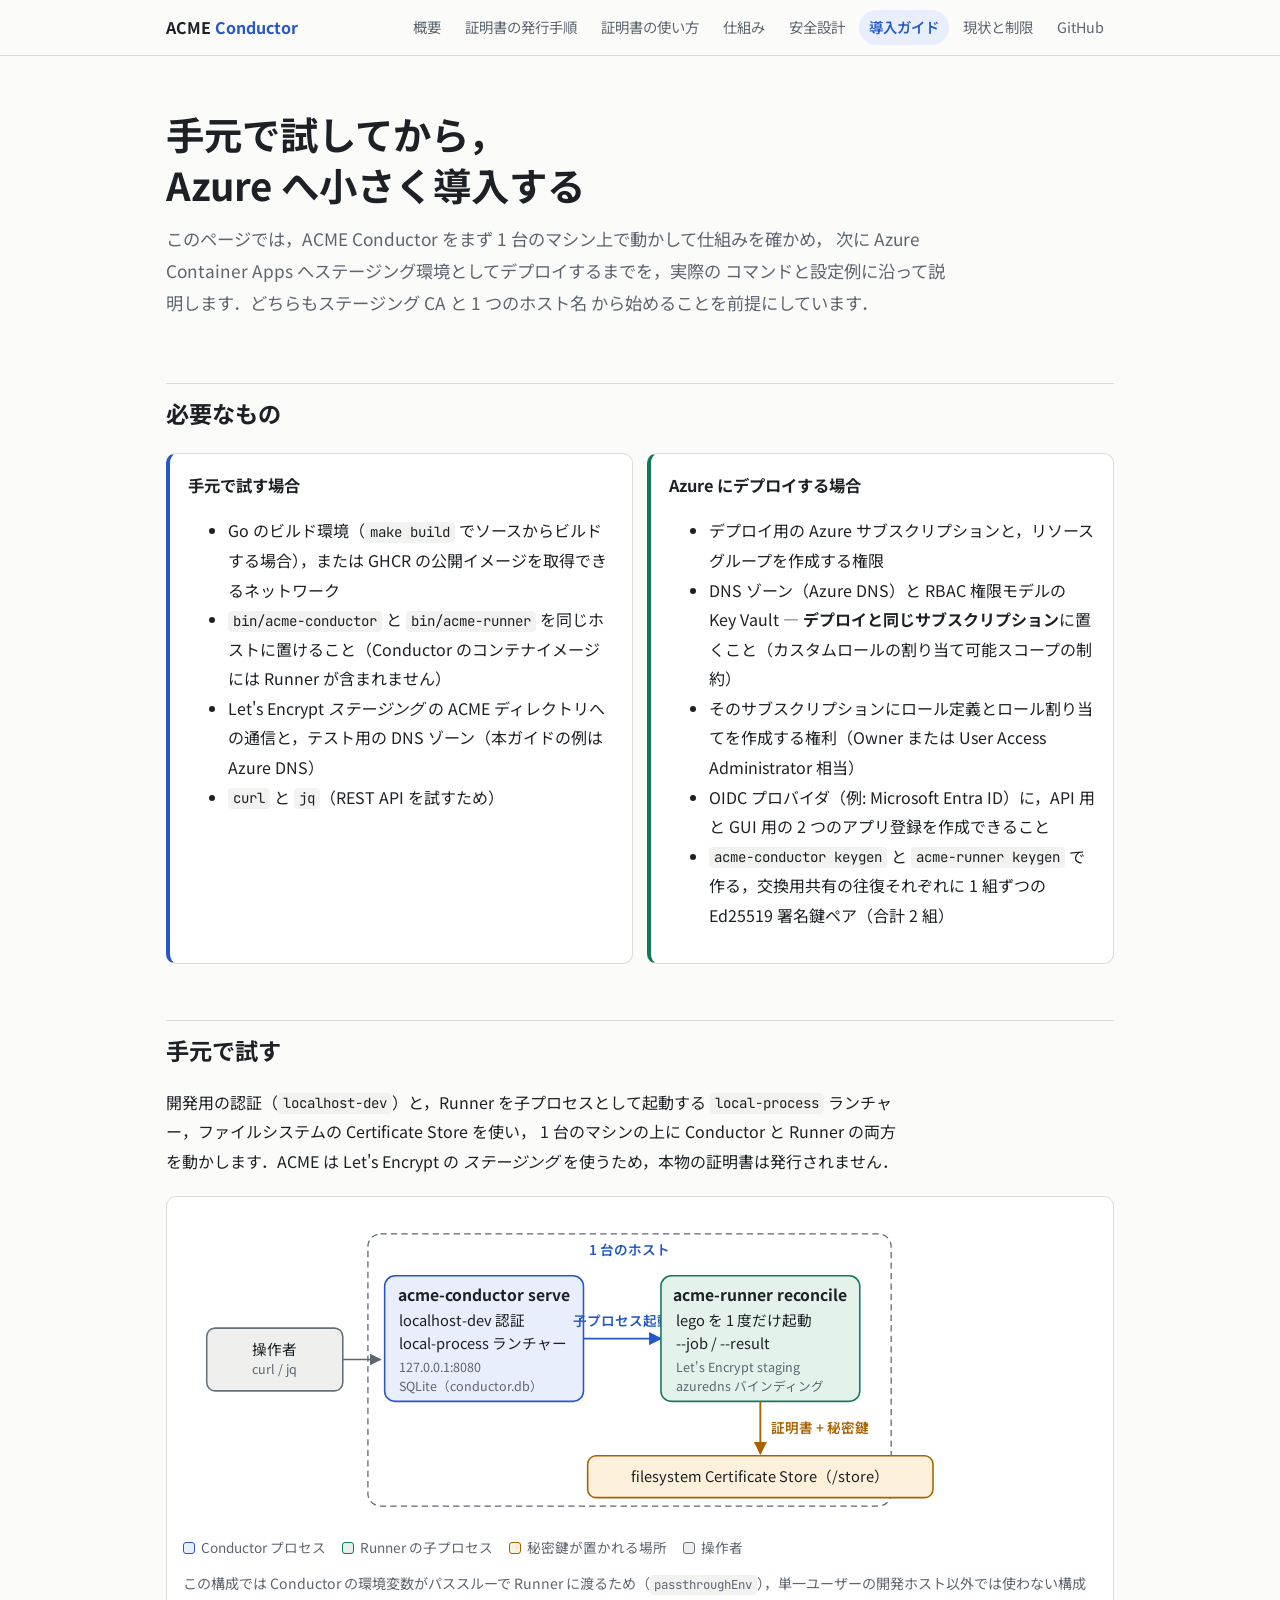
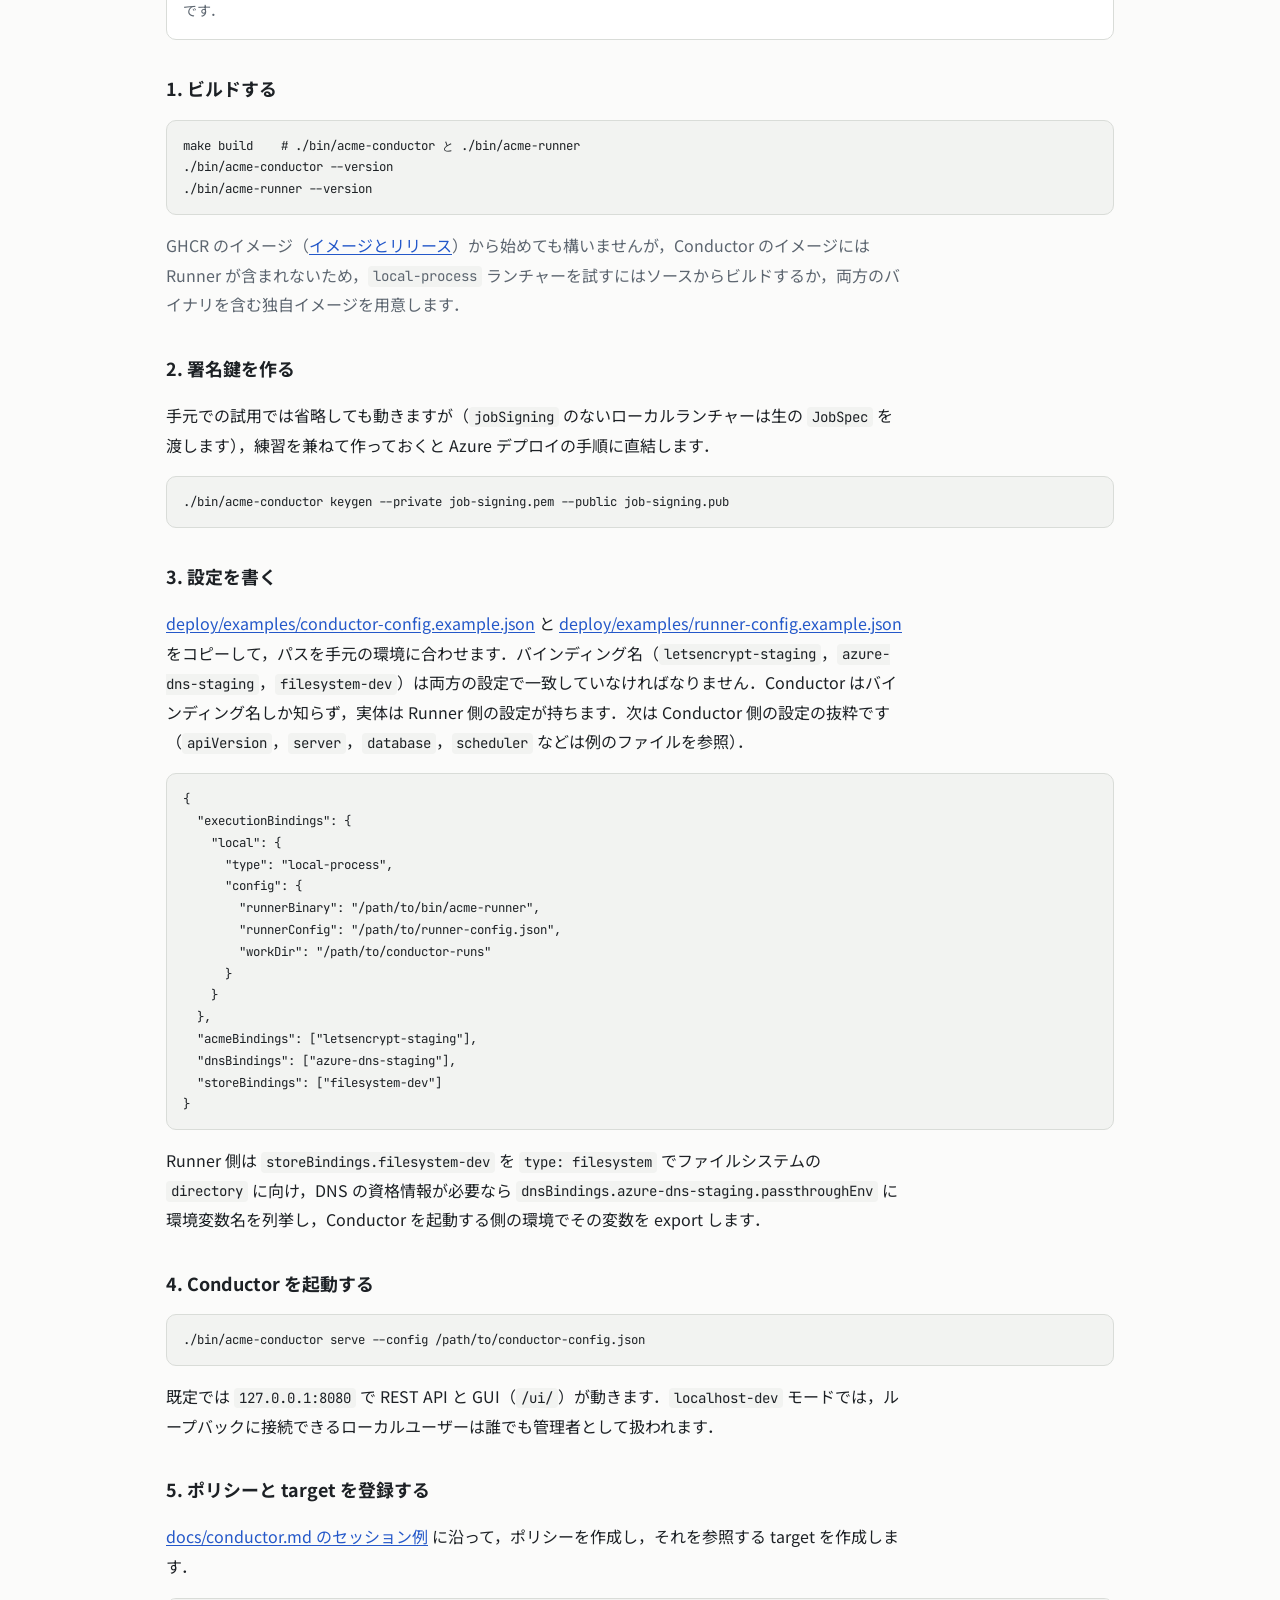
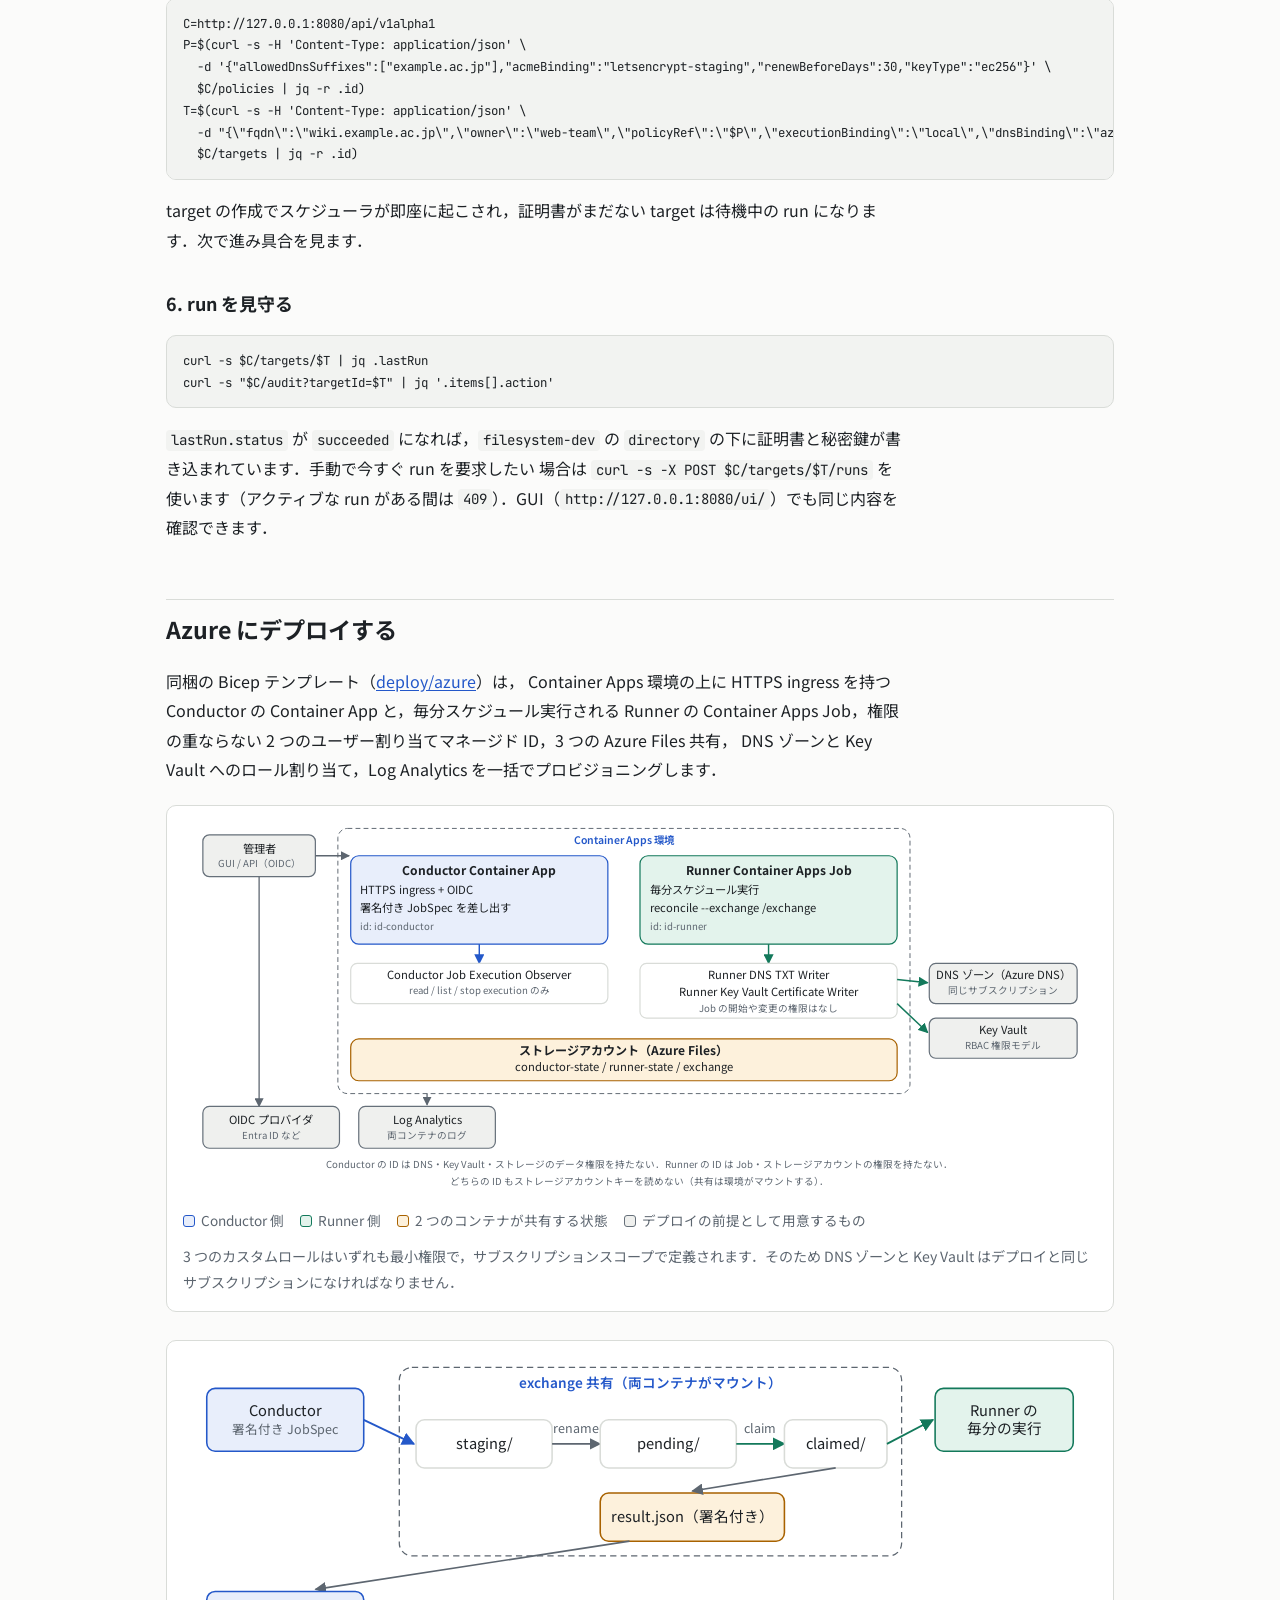
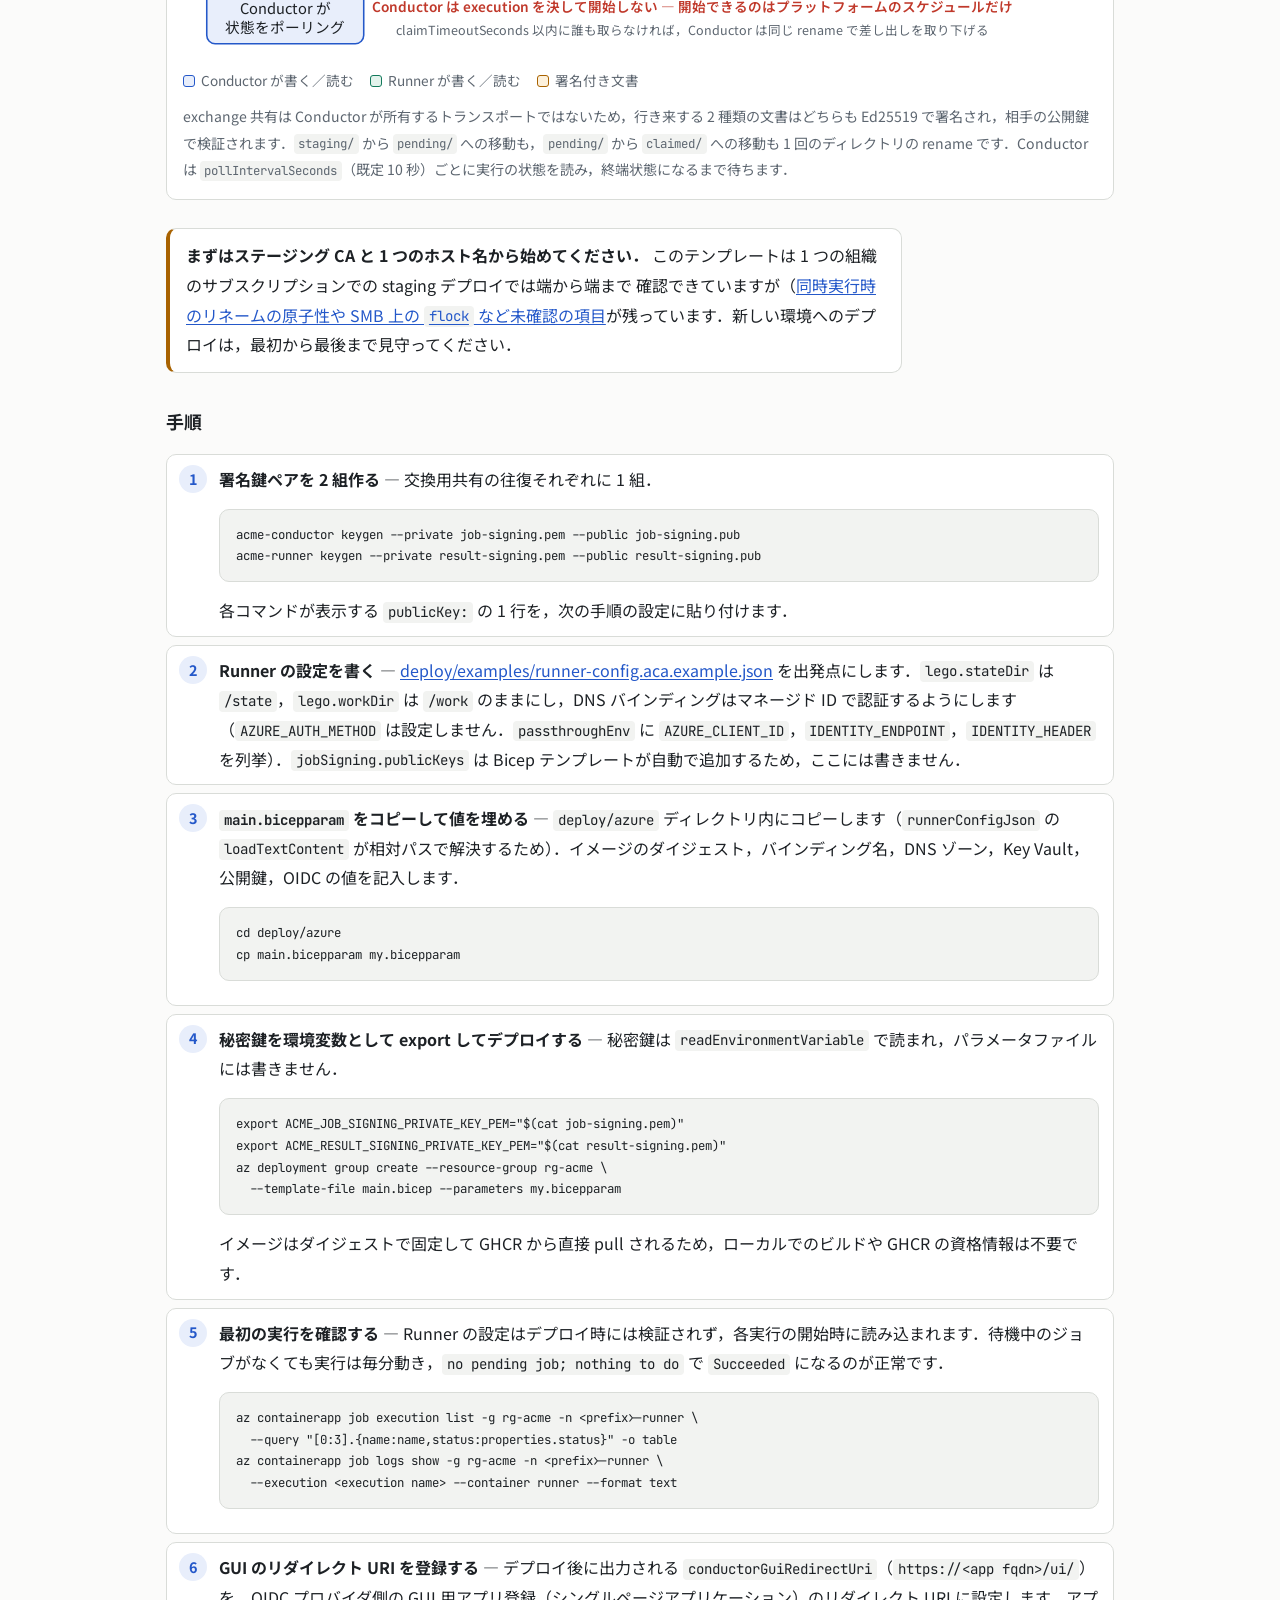
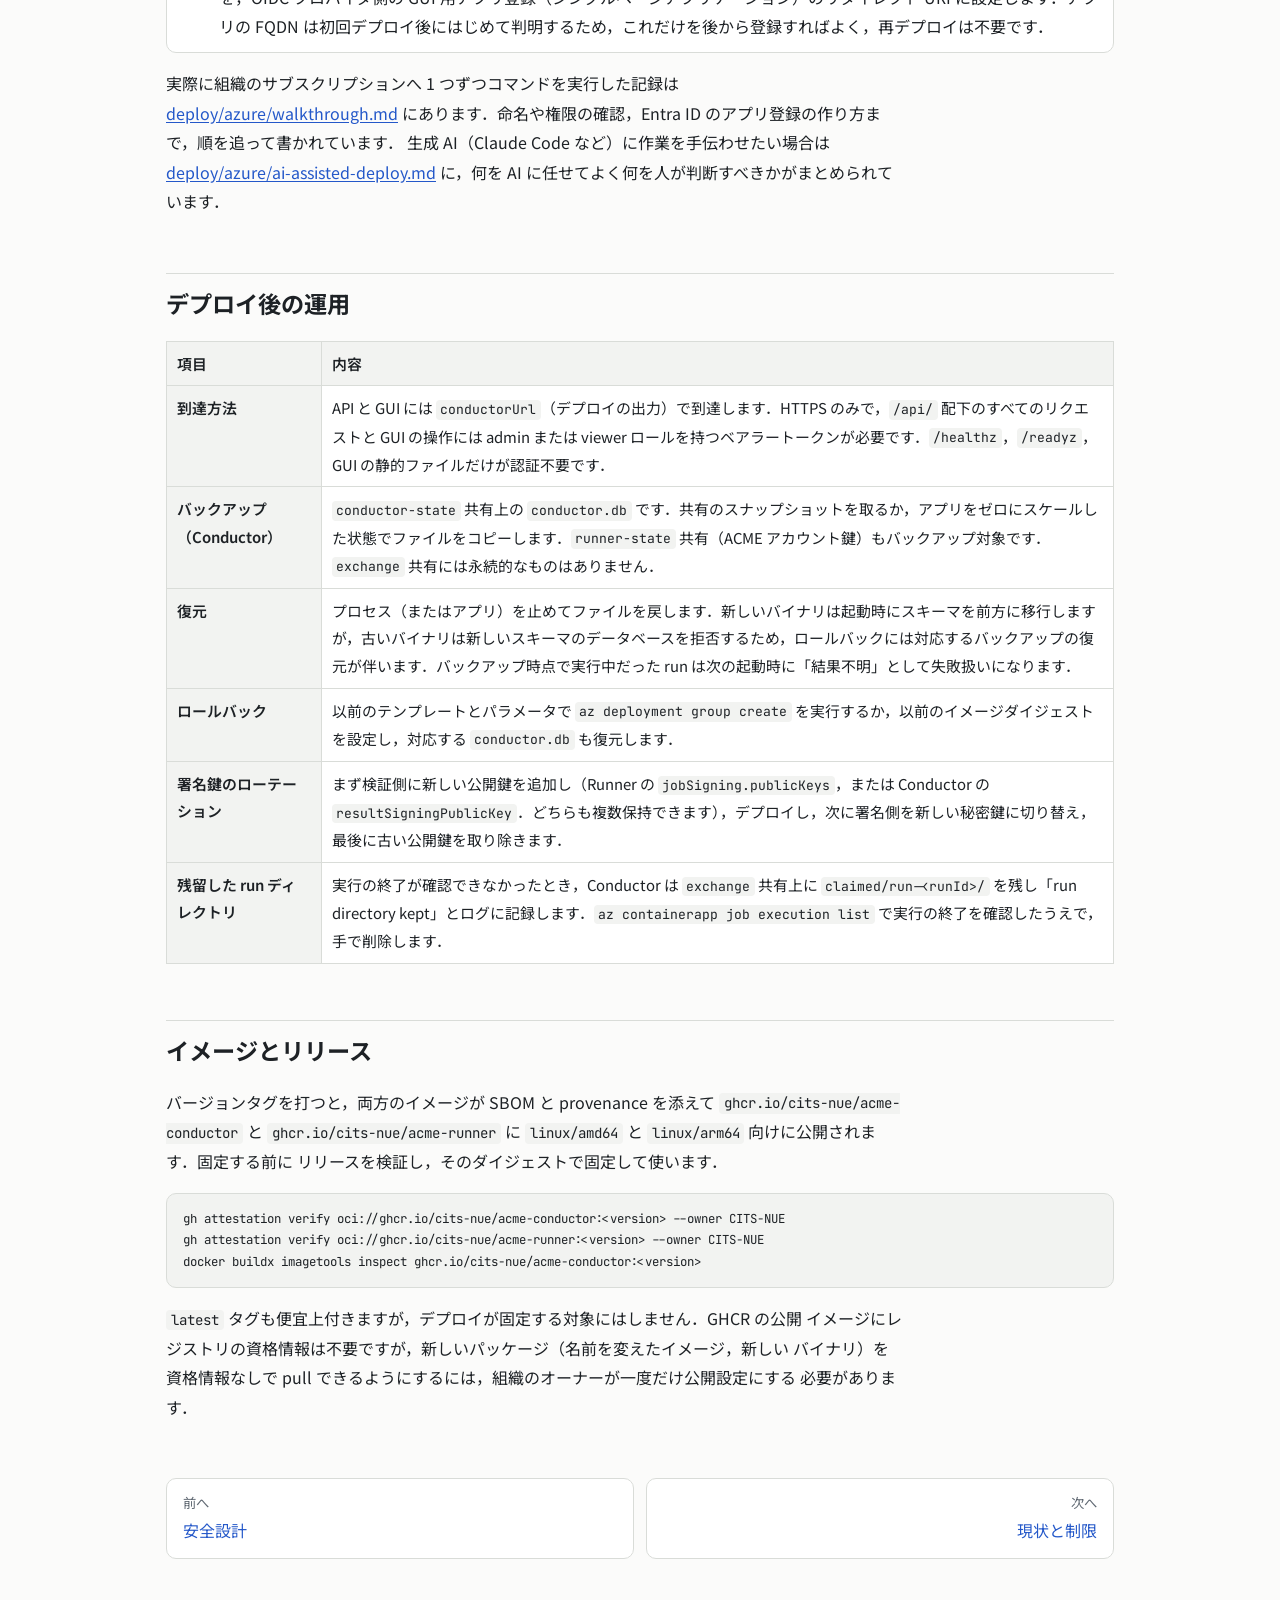
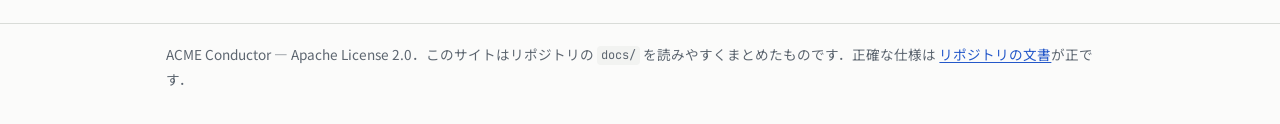
<file: site/deploy.html>
<!doctype html>
<html lang="ja">
<head>
<meta charset="utf-8">
<meta name="viewport" content="width=device-width, initial-scale=1">
<title>導入ガイド — ACME Conductor</title>
<meta name="description" content="ACME Conductor を手元で試し，Azure Container Apps に本番デプロイするまでの手順を，実際のコマンドと設定例で説明します．">
<link rel="preconnect" href="https://fonts.googleapis.com">
<link rel="preconnect" href="https://fonts.gstatic.com" crossorigin>
<link href="https://fonts.googleapis.com/css2?family=Noto+Sans+JP:wght@400;600;700&family=JetBrains+Mono&display=swap" rel="stylesheet">
<link rel="stylesheet" href="style.css">
</head>
<body>
<header class="site-header">
  <div class="inner">
    <a class="brand" href="index.html">ACME <span>Conductor</span></a>
    <nav class="nav" aria-label="ページ">
      <a href="index.html">概要</a>
      <a href="upki-guide.html">証明書の発行手順</a>
      <a href="certificate-usage.html">証明書の使い方</a>
      <a href="how-it-works.html">仕組み</a>
      <a href="security.html">安全設計</a>
      <a href="deploy.html" aria-current="page">導入ガイド</a>
      <a href="status.html">現状と制限</a>
      <a href="https://github.com/CITS-NUE/acme-conductor">GitHub</a>
    </nav>
  </div>
</header>

<main>
  <section class="hero">
    <h1>手元で試してから，<br>Azure へ小さく導入する</h1>
    <p class="lead">
      このページでは，ACME Conductor をまず 1 台のマシン上で動かして仕組みを確かめ，
      次に Azure Container Apps へステージング環境としてデプロイするまでを，実際の
      コマンドと設定例に沿って説明します．どちらもステージング CA と 1 つのホスト名
      から始めることを前提にしています．
    </p>
  </section>

  <h2 id="requirements">必要なもの</h2>
  <div class="cards">
    <div class="card cp">
      <h3>手元で試す場合</h3>
      <ul>
        <li>Go のビルド環境（<code>make build</code> でソースからビルドする場合），または GHCR の公開イメージを取得できるネットワーク</li>
        <li><code>bin/acme-conductor</code> と <code>bin/acme-runner</code> を同じホストに置けること（Conductor のコンテナイメージには Runner が含まれません）</li>
        <li>Let's Encrypt <em>ステージング</em> の ACME ディレクトリへの通信と，テスト用の DNS ゾーン（本ガイドの例は Azure DNS）</li>
        <li><code>curl</code> と <code>jq</code>（REST API を試すため）</li>
      </ul>
    </div>
    <div class="card dp">
      <h3>Azure にデプロイする場合</h3>
      <ul>
        <li>デプロイ用の Azure サブスクリプションと，リソースグループを作成する権限</li>
        <li>DNS ゾーン（Azure DNS）と RBAC 権限モデルの Key Vault — <strong>デプロイと同じサブスクリプション</strong>に置くこと（カスタムロールの割り当て可能スコープの制約）</li>
        <li>そのサブスクリプションにロール定義とロール割り当てを作成する権利（Owner または User Access Administrator 相当）</li>
        <li>OIDC プロバイダ（例: Microsoft Entra ID）に，API 用と GUI 用の 2 つのアプリ登録を作成できること</li>
        <li><code>acme-conductor keygen</code> と <code>acme-runner keygen</code> で作る，交換用共有の往復それぞれに 1 組ずつの Ed25519 署名鍵ペア（合計 2 組）</li>
      </ul>
    </div>
  </div>

  <h2 id="local">手元で試す</h2>
  <p>
    開発用の認証（<code>localhost-dev</code>）と，Runner を子プロセスとして起動する
    <code>local-process</code> ランチャー，ファイルシステムの Certificate Store を使い，
    1 台のマシンの上に Conductor と Runner の両方を動かします．ACME は Let's Encrypt の
    <em>ステージング</em> を使うため，本物の証明書は発行されません．
  </p>

  <figure class="diagram">
    <svg viewBox="0 0 860 300" role="img" aria-labelledby="loc-t loc-d">
      <title id="loc-t">手元で試すときの構成</title>
      <desc id="loc-d">1 台のホストの上で，Conductor プロセスが子プロセスとして Runner を起動する．Runner は lego を呼び出し，ステージング CA と DNS プロバイダに問い合わせ，証明書と秘密鍵をファイルシステムの Certificate Store に書き込む．操作者は curl で Conductor の REST API を叩く．</desc>
      <defs>
        <marker id="loc-a" viewBox="0 0 10 10" refX="9" refY="5" markerWidth="7" markerHeight="7" orient="auto-start-reverse"><path class="d-arrowhead" d="M0,0 L10,5 L0,10 z"/></marker>
        <marker id="loc-acp" viewBox="0 0 10 10" refX="9" refY="5" markerWidth="7" markerHeight="7" orient="auto-start-reverse"><path class="d-arrowhead-cp" d="M0,0 L10,5 L0,10 z"/></marker>
        <marker id="loc-as" viewBox="0 0 10 10" refX="9" refY="5" markerWidth="7" markerHeight="7" orient="auto-start-reverse"><path class="d-arrowhead-secret" d="M0,0 L10,5 L0,10 z"/></marker>
      </defs>

      <rect class="d-ext" x="16" y="110" width="130" height="60" rx="8"/>
      <text class="d-text" x="81" y="136" text-anchor="middle">操作者</text>
      <text class="d-small" x="81" y="154" text-anchor="middle">curl / jq</text>
      <line class="d-line" x1="146" y1="140" x2="182" y2="140" marker-end="url(#loc-a)"/>

      <rect class="d-zone" x="170" y="20" width="500" height="260" rx="12"/>
      <text class="d-cp-text" x="420" y="40" text-anchor="middle">1 台のホスト</text>

      <rect class="d-cp" x="186" y="60" width="190" height="120" rx="10"/>
      <text class="d-title" x="281" y="84" text-anchor="middle">acme-conductor serve</text>
      <text class="d-text" x="200" y="108">localhost-dev 認証</text>
      <text class="d-text" x="200" y="130">local-process ランチャー</text>
      <text class="d-small" x="200" y="152">127.0.0.1:8080</text>
      <text class="d-small" x="200" y="170">SQLite（conductor.db）</text>

      <line class="d-line-cp" x1="376" y1="120" x2="450" y2="120" marker-end="url(#loc-acp)"/>
      <text class="d-cp-text" x="413" y="108" text-anchor="middle">子プロセス起動</text>

      <rect class="d-dp" x="450" y="60" width="190" height="120" rx="10"/>
      <text class="d-title" x="545" y="84" text-anchor="middle">acme-runner reconcile</text>
      <text class="d-text" x="464" y="108">lego を 1 度だけ起動</text>
      <text class="d-text" x="464" y="130">--job / --result</text>
      <text class="d-small" x="464" y="152">Let's Encrypt staging</text>
      <text class="d-small" x="464" y="170">azuredns バインディング</text>

      <line class="d-line-secret" x1="545" y1="180" x2="545" y2="230" marker-end="url(#loc-as)"/>
      <text class="d-secret-text" x="555" y="210">証明書 + 秘密鍵</text>

      <rect class="d-secret" x="380" y="232" width="330" height="40" rx="8"/>
      <text class="d-text" x="545" y="257" text-anchor="middle">filesystem Certificate Store（/store）</text>
    </svg>
    <div class="legend">
      <span><i class="cp"></i>Conductor プロセス</span>
      <span><i class="dp"></i>Runner の子プロセス</span>
      <span><i class="secret"></i>秘密鍵が置かれる場所</span>
      <span><i class="ext"></i>操作者</span>
    </div>
    <figcaption>この構成では Conductor の環境変数がパススルーで Runner に渡るため（<code>passthroughEnv</code>），単一ユーザーの開発ホスト以外では使わない構成です．</figcaption>
  </figure>

  <h3>1. ビルドする</h3>
  <pre><code>make build    # ./bin/acme-conductor と ./bin/acme-runner
./bin/acme-conductor --version
./bin/acme-runner --version</code></pre>
  <p class="muted">GHCR のイメージ（<a href="#images">イメージとリリース</a>）から始めても構いませんが，Conductor のイメージには Runner が含まれないため，<code>local-process</code> ランチャーを試すにはソースからビルドするか，両方のバイナリを含む独自イメージを用意します．</p>

  <h3>2. 署名鍵を作る</h3>
  <p>手元での試用では省略しても動きますが（<code>jobSigning</code> のないローカルランチャーは生の <code>JobSpec</code> を渡します），練習を兼ねて作っておくと Azure デプロイの手順に直結します．</p>
  <pre><code>./bin/acme-conductor keygen --private job-signing.pem --public job-signing.pub</code></pre>

  <h3>3. 設定を書く</h3>
  <p>
    <a href="https://github.com/CITS-NUE/acme-conductor/blob/main/deploy/examples/conductor-config.example.json">deploy/examples/conductor-config.example.json</a>
    と
    <a href="https://github.com/CITS-NUE/acme-conductor/blob/main/deploy/examples/runner-config.example.json">deploy/examples/runner-config.example.json</a>
    をコピーして，パスを手元の環境に合わせます．バインディング名（<code>letsencrypt-staging</code>，<code>azure-dns-staging</code>，<code>filesystem-dev</code>）は両方の設定で一致していなければなりません．Conductor はバインディング名しか知らず，実体は Runner 側の設定が持ちます．次は Conductor 側の設定の抜粋です（<code>apiVersion</code>，<code>server</code>，<code>database</code>，<code>scheduler</code> などは例のファイルを参照）．
  </p>
  <pre><code>{
  "executionBindings": {
    "local": {
      "type": "local-process",
      "config": {
        "runnerBinary": "/path/to/bin/acme-runner",
        "runnerConfig": "/path/to/runner-config.json",
        "workDir": "/path/to/conductor-runs"
      }
    }
  },
  "acmeBindings": ["letsencrypt-staging"],
  "dnsBindings": ["azure-dns-staging"],
  "storeBindings": ["filesystem-dev"]
}</code></pre>
  <p>Runner 側は <code>storeBindings.filesystem-dev</code> を <code>type: filesystem</code> でファイルシステムの <code>directory</code> に向け，DNS の資格情報が必要なら <code>dnsBindings.azure-dns-staging.passthroughEnv</code> に環境変数名を列挙し，Conductor を起動する側の環境でその変数を export します．</p>

  <h3>4. Conductor を起動する</h3>
  <pre><code>./bin/acme-conductor serve --config /path/to/conductor-config.json</code></pre>
  <p>既定では <code>127.0.0.1:8080</code> で REST API と GUI（<code>/ui/</code>）が動きます．<code>localhost-dev</code> モードでは，ループバックに接続できるローカルユーザーは誰でも管理者として扱われます．</p>

  <h3>5. ポリシーと target を登録する</h3>
  <p>
    <a href="https://github.com/CITS-NUE/acme-conductor/blob/main/docs/conductor.md#%E3%82%BB%E3%83%83%E3%82%B7%E3%83%A7%E3%83%B3%E4%BE%8B">docs/conductor.md のセッション例</a>
    に沿って，ポリシーを作成し，それを参照する target を作成します．
  </p>
  <pre><code>C=http://127.0.0.1:8080/api/v1alpha1
P=$(curl -s -H 'Content-Type: application/json' \
  -d '{"allowedDnsSuffixes":["example.ac.jp"],"acmeBinding":"letsencrypt-staging","renewBeforeDays":30,"keyType":"ec256"}' \
  $C/policies | jq -r .id)
T=$(curl -s -H 'Content-Type: application/json' \
  -d "{\"fqdn\":\"wiki.example.ac.jp\",\"owner\":\"web-team\",\"policyRef\":\"$P\",\"executionBinding\":\"local\",\"dnsBinding\":\"azure-dns-staging\",\"storeBinding\":\"filesystem-dev\"}" \
  $C/targets | jq -r .id)</code></pre>
  <p>target の作成でスケジューラが即座に起こされ，証明書がまだない target は待機中の run になります．次で進み具合を見ます．</p>

  <h3>6. run を見守る</h3>
  <pre><code>curl -s $C/targets/$T | jq .lastRun
curl -s "$C/audit?targetId=$T" | jq '.items[].action'</code></pre>
  <p>
    <code>lastRun.status</code> が <code>succeeded</code> になれば，<code>filesystem-dev</code> の
    <code>directory</code> の下に証明書と秘密鍵が書き込まれています．手動で今すぐ run を要求したい
    場合は <code>curl -s -X POST $C/targets/$T/runs</code> を使います（アクティブな run がある間は
    <code>409</code>）．GUI（<code>http://127.0.0.1:8080/ui/</code>）でも同じ内容を確認できます．
  </p>

  <h2 id="azure">Azure にデプロイする</h2>
  <p>
    同梱の Bicep テンプレート（<a href="https://github.com/CITS-NUE/acme-conductor/tree/main/deploy/azure">deploy/azure</a>）は，
    Container Apps 環境の上に HTTPS ingress を持つ Conductor の Container App と，毎分スケジュール実行される
    Runner の Container Apps Job，権限の重ならない 2 つのユーザー割り当てマネージド ID，3 つの Azure Files 共有，
    DNS ゾーンと Key Vault へのロール割り当て，Log Analytics を一括でプロビジョニングします．
  </p>

  <figure class="diagram">
    <svg viewBox="0 0 1120 470" role="img" aria-labelledby="az-t az-d">
      <title id="az-t">Azure にデプロイされるリソース</title>
      <desc id="az-d">Container Apps 環境の中に，HTTPS ingress を持つ Conductor の Container App と，毎分スケジュール実行される Runner の Container Apps Job がある．Conductor 用と Runner 用の2つのユーザー割り当てマネージド IDがあり，それぞれ異なるカスタムロールを持つ．Conductor の ID は Runner の Job に対する Conductor Job Execution Observer ロールだけを持つ．Runner の ID は DNS ゾーンに対する Runner DNS TXT Writer ロールと，Key Vault に対する Runner Key Vault Certificate Writer ロールを持つ．ストレージアカウントは3つの Azure Files 共有を提供する．DNS ゾーンと Key Vault は別リソースグループにあってもよいが同じサブスクリプションになければならない．Log Analytics が両方のコンテナのログを受け取る．</desc>
      <defs>
        <marker id="az-a" viewBox="0 0 10 10" refX="9" refY="5" markerWidth="7" markerHeight="7" orient="auto-start-reverse"><path class="d-arrowhead" d="M0,0 L10,5 L0,10 z"/></marker>
        <marker id="az-acp" viewBox="0 0 10 10" refX="9" refY="5" markerWidth="7" markerHeight="7" orient="auto-start-reverse"><path class="d-arrowhead-cp" d="M0,0 L10,5 L0,10 z"/></marker>
        <marker id="az-adp" viewBox="0 0 10 10" refX="9" refY="5" markerWidth="7" markerHeight="7" orient="auto-start-reverse"><path class="d-arrowhead-dp" d="M0,0 L10,5 L0,10 z"/></marker>
      </defs>

      <rect class="d-ext" x="16" y="16" width="140" height="52" rx="8"/>
      <text class="d-text" x="86" y="38" text-anchor="middle">管理者</text>
      <text class="d-small" x="86" y="56" text-anchor="middle">GUI / API（OIDC）</text>
      <line class="d-line" x1="156" y1="42" x2="198" y2="42" marker-end="url(#az-a)"/>
      <line class="d-line" x1="86" y1="68" x2="86" y2="354" marker-end="url(#az-a)"/>

      <rect class="d-zone" x="184" y="8" width="712" height="330" rx="12"/>
      <text class="d-cp-text" x="540" y="28" text-anchor="middle">Container Apps 環境</text>

      <rect class="d-cp" x="200" y="42" width="320" height="110" rx="10"/>
      <text class="d-title" x="360" y="66" text-anchor="middle">Conductor Container App</text>
      <text class="d-text" x="212" y="90">HTTPS ingress + OIDC</text>
      <text class="d-text" x="212" y="112">署名付き JobSpec を差し出す</text>
      <text class="d-small" x="212" y="134">id: id-conductor</text>

      <rect class="d-dp" x="560" y="42" width="320" height="110" rx="10"/>
      <text class="d-title" x="720" y="66" text-anchor="middle">Runner Container Apps Job</text>
      <text class="d-text" x="572" y="90">毎分スケジュール実行</text>
      <text class="d-text" x="572" y="112">reconcile --exchange /exchange</text>
      <text class="d-small" x="572" y="134">id: id-runner</text>

      <line class="d-line-cp" x1="360" y1="152" x2="360" y2="176" marker-end="url(#az-acp)"/>
      <line class="d-line-dp" x1="720" y1="152" x2="720" y2="176" marker-end="url(#az-adp)"/>

      <rect class="d-box" x="200" y="176" width="320" height="50" rx="8"/>
      <text class="d-text" x="360" y="196" text-anchor="middle">Conductor Job Execution Observer</text>
      <text class="d-small" x="360" y="214" text-anchor="middle">read / list / stop execution のみ</text>

      <rect class="d-box" x="560" y="176" width="320" height="68" rx="8"/>
      <text class="d-text" x="720" y="196" text-anchor="middle">Runner DNS TXT Writer</text>
      <text class="d-text" x="720" y="216" text-anchor="middle">Runner Key Vault Certificate Writer</text>
      <text class="d-small" x="720" y="236" text-anchor="middle">Job の開始や変更の権限はなし</text>


      <rect class="d-secret" x="200" y="270" width="680" height="52" rx="10"/>
      <text class="d-title" x="540" y="290" text-anchor="middle">ストレージアカウント（Azure Files）</text>
      <text class="d-text" x="540" y="310" text-anchor="middle">conductor-state / runner-state / exchange</text>

      <line class="d-line-dp" x1="880" y1="196" x2="918" y2="200" marker-end="url(#az-adp)"/>
      <line class="d-line-dp" x1="880" y1="226" x2="918" y2="262" marker-end="url(#az-adp)"/>

      <rect class="d-ext" x="920" y="176" width="184" height="50" rx="8"/>
      <text class="d-text" x="1012" y="196" text-anchor="middle">DNS ゾーン（Azure DNS）</text>
      <text class="d-small" x="1012" y="214" text-anchor="middle">同じサブスクリプション</text>

      <rect class="d-ext" x="920" y="244" width="184" height="50" rx="8"/>
      <text class="d-text" x="1012" y="264" text-anchor="middle">Key Vault</text>
      <text class="d-small" x="1012" y="282" text-anchor="middle">RBAC 権限モデル</text>

      <line class="d-line d-dash" x1="295" y1="338" x2="295" y2="352" marker-end="url(#az-a)"/>
      <rect class="d-ext" x="16" y="354" width="170" height="52" rx="8"/>
      <text class="d-text" x="101" y="376" text-anchor="middle">OIDC プロバイダ</text>
      <text class="d-small" x="101" y="394" text-anchor="middle">Entra ID など</text>
      <rect class="d-ext" x="210" y="354" width="170" height="52" rx="8"/>
      <text class="d-text" x="295" y="376" text-anchor="middle">Log Analytics</text>
      <text class="d-small" x="295" y="394" text-anchor="middle">両コンテナのログ</text>

      <text class="d-small" x="560" y="430" text-anchor="middle">Conductor の ID は DNS・Key Vault・ストレージのデータ権限を持たない．Runner の ID は Job・ストレージアカウントの権限を持たない．</text>
      <text class="d-small" x="560" y="452" text-anchor="middle">どちらの ID もストレージアカウントキーを読めない（共有は環境がマウントする）．</text>
    </svg>
    <div class="legend">
      <span><i class="cp"></i>Conductor 側</span>
      <span><i class="dp"></i>Runner 側</span>
      <span><i class="secret"></i>2 つのコンテナが共有する状態</span>
      <span><i class="ext"></i>デプロイの前提として用意するもの</span>
    </div>
    <figcaption>3 つのカスタムロールはいずれも最小権限で，サブスクリプションスコープで定義されます．そのため DNS ゾーンと Key Vault はデプロイと同じサブスクリプションになければなりません．</figcaption>
  </figure>

  <figure class="diagram">
    <svg viewBox="0 0 860 290" role="img" aria-labelledby="ex-t ex-d">
      <title id="ex-t">exchange 共有での受け渡し</title>
      <desc id="ex-d">Conductor は署名付きジョブを staging に書き，1回のリネームで pending に移す．Runner の毎分の実行がそれを claimed にリネームして取り，処理後に result.json を書く．Conductor は execution の状態をポーリングし，終了を確認してから run ディレクトリを削除する．Conductor はどの実行も開始しない．</desc>
      <defs>
        <marker id="ex-a" viewBox="0 0 10 10" refX="9" refY="5" markerWidth="7" markerHeight="7" orient="auto-start-reverse"><path class="d-arrowhead" d="M0,0 L10,5 L0,10 z"/></marker>
        <marker id="ex-acp" viewBox="0 0 10 10" refX="9" refY="5" markerWidth="7" markerHeight="7" orient="auto-start-reverse"><path class="d-arrowhead-cp" d="M0,0 L10,5 L0,10 z"/></marker>
        <marker id="ex-adp" viewBox="0 0 10 10" refX="9" refY="5" markerWidth="7" markerHeight="7" orient="auto-start-reverse"><path class="d-arrowhead-dp" d="M0,0 L10,5 L0,10 z"/></marker>
      </defs>

      <rect class="d-cp" x="16" y="30" width="150" height="60" rx="8"/>
      <text class="d-text" x="91" y="56" text-anchor="middle">Conductor</text>
      <text class="d-small" x="91" y="74" text-anchor="middle">署名付き JobSpec</text>

      <rect class="d-zone" x="200" y="10" width="480" height="180" rx="12"/>
      <text class="d-cp-text" x="440" y="30" text-anchor="middle">exchange 共有（両コンテナがマウント）</text>

      <rect class="d-box" x="216" y="60" width="130" height="46" rx="8"/>
      <text class="d-text" x="281" y="88" text-anchor="middle">staging/</text>
      <line class="d-line-cp" x1="166" y1="60" x2="214" y2="83" marker-end="url(#ex-acp)"/>

      <line class="d-line" x1="346" y1="83" x2="392" y2="83" marker-end="url(#ex-a)"/>
      <text class="d-small" x="369" y="73" text-anchor="middle">rename</text>
      <rect class="d-box" x="392" y="60" width="130" height="46" rx="8"/>
      <text class="d-text" x="457" y="88" text-anchor="middle">pending/</text>

      <line class="d-line-dp" x1="522" y1="83" x2="568" y2="83" marker-end="url(#ex-adp)"/>
      <text class="d-small" x="545" y="73" text-anchor="middle">claim</text>
      <rect class="d-box" x="568" y="60" width="98" height="46" rx="8"/>
      <text class="d-text" x="617" y="88" text-anchor="middle">claimed/</text>

      <rect class="d-dp" x="712" y="30" width="132" height="60" rx="8"/>
      <text class="d-text" x="778" y="56" text-anchor="middle">Runner の</text>
      <text class="d-text" x="778" y="74" text-anchor="middle">毎分の実行</text>
      <line class="d-line-dp" x1="666" y1="83" x2="710" y2="60" marker-end="url(#ex-adp)"/>

      <rect class="d-secret" x="392" y="130" width="176" height="46" rx="8"/>
      <text class="d-text" x="480" y="158" text-anchor="middle">result.json（署名付き）</text>
      <line class="d-line" x1="617" y1="106" x2="480" y2="128" marker-end="url(#ex-a)"/>

      <line class="d-line" x1="420" y1="176" x2="120" y2="222" marker-end="url(#ex-a)"/>
      <rect class="d-cp" x="16" y="224" width="150" height="50" rx="8"/>
      <text class="d-text" x="91" y="246" text-anchor="middle">Conductor が</text>
      <text class="d-text" x="91" y="264" text-anchor="middle">状態をポーリング</text>

      <text class="d-danger-text" x="480" y="244" text-anchor="middle">Conductor は execution を決して開始しない — 開始できるのはプラットフォームのスケジュールだけ</text>
      <text class="d-small" x="480" y="266" text-anchor="middle">claimTimeoutSeconds 以内に誰も取らなければ，Conductor は同じ rename で差し出しを取り下げる</text>
    </svg>
    <div class="legend">
      <span><i class="cp"></i>Conductor が書く／読む</span>
      <span><i class="dp"></i>Runner が書く／読む</span>
      <span><i class="secret"></i>署名付き文書</span>
    </div>
    <figcaption>exchange 共有は Conductor が所有するトランスポートではないため，行き来する 2 種類の文書はどちらも Ed25519 で署名され，相手の公開鍵で検証されます．<code>staging/</code> から <code>pending/</code> への移動も，<code>pending/</code> から <code>claimed/</code> への移動も 1 回のディレクトリの rename です．Conductor は <code>pollIntervalSeconds</code>（既定 10 秒）ごとに実行の状態を読み，終端状態になるまで待ちます．</figcaption>
  </figure>

  <p class="callout warn">
    <strong>まずはステージング CA と 1 つのホスト名から始めてください．</strong>
    このテンプレートは 1 つの組織のサブスクリプションでの staging デプロイでは端から端まで
    確認できていますが（<a href="https://github.com/CITS-NUE/acme-conductor/blob/main/deploy/azure/README.md#%E5%AE%9F%E3%83%87%E3%83%97%E3%83%AD%E3%82%A4%E3%81%A7%E7%A2%BA%E8%AA%8D%E3%81%97%E3%81%9F%E3%81%93%E3%81%A8%E3%81%A8%E3%81%BE%E3%81%A0%E7%A2%BA%E8%AA%8D%E3%81%97%E3%81%A6%E3%81%84%E3%81%AA%E3%81%84%E3%81%93%E3%81%A8">同時実行時のリネームの原子性や SMB 上の <code>flock</code> など未確認の項目</a>が残っています．新しい環境へのデプロイは，最初から最後まで見守ってください．
  </p>

  <h3>手順</h3>
  <ol class="steps">
    <li><strong>署名鍵ペアを 2 組作る</strong> — 交換用共有の往復それぞれに 1 組．<br>
      <pre><code>acme-conductor keygen --private job-signing.pem --public job-signing.pub
acme-runner keygen --private result-signing.pem --public result-signing.pub</code></pre>
      各コマンドが表示する <code>publicKey:</code> の 1 行を，次の手順の設定に貼り付けます．
    </li>
    <li><strong>Runner の設定を書く</strong> — <a href="https://github.com/CITS-NUE/acme-conductor/blob/main/deploy/examples/runner-config.aca.example.json">deploy/examples/runner-config.aca.example.json</a> を出発点にします．<code>lego.stateDir</code> は <code>/state</code>，<code>lego.workDir</code> は <code>/work</code> のままにし，DNS バインディングはマネージド ID で認証するようにします（<code>AZURE_AUTH_METHOD</code> は設定しません．<code>passthroughEnv</code> に <code>AZURE_CLIENT_ID</code>，<code>IDENTITY_ENDPOINT</code>，<code>IDENTITY_HEADER</code> を列挙）．<code>jobSigning.publicKeys</code> は Bicep テンプレートが自動で追加するため，ここには書きません．</li>
    <li><strong><code>main.bicepparam</code> をコピーして値を埋める</strong> — <code>deploy/azure</code> ディレクトリ内にコピーします（<code>runnerConfigJson</code> の <code>loadTextContent</code> が相対パスで解決するため）．イメージのダイジェスト，バインディング名，DNS ゾーン，Key Vault，公開鍵，OIDC の値を記入します．<br>
      <pre><code>cd deploy/azure
cp main.bicepparam my.bicepparam</code></pre>
    </li>
    <li><strong>秘密鍵を環境変数として export してデプロイする</strong> — 秘密鍵は <code>readEnvironmentVariable</code> で読まれ，パラメータファイルには書きません．<br>
      <pre><code>export ACME_JOB_SIGNING_PRIVATE_KEY_PEM="$(cat job-signing.pem)"
export ACME_RESULT_SIGNING_PRIVATE_KEY_PEM="$(cat result-signing.pem)"
az deployment group create --resource-group rg-acme \
  --template-file main.bicep --parameters my.bicepparam</code></pre>
      イメージはダイジェストで固定して GHCR から直接 pull されるため，ローカルでのビルドや GHCR の資格情報は不要です．
    </li>
    <li><strong>最初の実行を確認する</strong> — Runner の設定はデプロイ時には検証されず，各実行の開始時に読み込まれます．待機中のジョブがなくても実行は毎分動き，<code>no pending job; nothing to do</code> で <code>Succeeded</code> になるのが正常です．<br>
      <pre><code>az containerapp job execution list -g rg-acme -n &lt;prefix&gt;-runner \
  --query "[0:3].{name:name,status:properties.status}" -o table
az containerapp job logs show -g rg-acme -n &lt;prefix&gt;-runner \
  --execution &lt;execution name&gt; --container runner --format text</code></pre>
    </li>
    <li><strong>GUI のリダイレクト URI を登録する</strong> — デプロイ後に出力される <code>conductorGuiRedirectUri</code>（<code>https://&lt;app fqdn&gt;/ui/</code>）を，OIDC プロバイダ側の GUI 用アプリ登録（シングルページアプリケーション）のリダイレクト URI に設定します．アプリの FQDN は初回デプロイ後にはじめて判明するため，これだけを後から登録すればよく，再デプロイは不要です．</li>
  </ol>

  <p>
    実際に組織のサブスクリプションへ 1 つずつコマンドを実行した記録は
    <a href="https://github.com/CITS-NUE/acme-conductor/blob/main/deploy/azure/walkthrough.md">deploy/azure/walkthrough.md</a>
    にあります．命名や権限の確認，Entra ID のアプリ登録の作り方まで，順を追って書かれています．
    生成 AI（Claude Code など）に作業を手伝わせたい場合は
    <a href="https://github.com/CITS-NUE/acme-conductor/blob/main/deploy/azure/ai-assisted-deploy.md">deploy/azure/ai-assisted-deploy.md</a>
    に，何を AI に任せてよく何を人が判断すべきかがまとめられています．
  </p>

  <h2 id="ops">デプロイ後の運用</h2>
  <div class="table-wrap">
    <table>
      <thead><tr><th>項目</th><th>内容</th></tr></thead>
      <tbody>
        <tr><th>到達方法</th><td>API と GUI には <code>conductorUrl</code>（デプロイの出力）で到達します．HTTPS のみで，<code>/api/</code> 配下のすべてのリクエストと GUI の操作には admin または viewer ロールを持つベアラートークンが必要です．<code>/healthz</code>，<code>/readyz</code>，GUI の静的ファイルだけが認証不要です．</td></tr>
        <tr><th>バックアップ（Conductor）</th><td><code>conductor-state</code> 共有上の <code>conductor.db</code> です．共有のスナップショットを取るか，アプリをゼロにスケールした状態でファイルをコピーします．<code>runner-state</code> 共有（ACME アカウント鍵）もバックアップ対象です．<code>exchange</code> 共有には永続的なものはありません．</td></tr>
        <tr><th>復元</th><td>プロセス（またはアプリ）を止めてファイルを戻します．新しいバイナリは起動時にスキーマを前方に移行しますが，古いバイナリは新しいスキーマのデータベースを拒否するため，ロールバックには対応するバックアップの復元が伴います．バックアップ時点で実行中だった run は次の起動時に「結果不明」として失敗扱いになります．</td></tr>
        <tr><th>ロールバック</th><td>以前のテンプレートとパラメータで <code>az deployment group create</code> を実行するか，以前のイメージダイジェストを設定し，対応する <code>conductor.db</code> も復元します．</td></tr>
        <tr><th>署名鍵のローテーション</th><td>まず検証側に新しい公開鍵を追加し（Runner の <code>jobSigning.publicKeys</code>，または Conductor の <code>resultSigningPublicKey</code>．どちらも複数保持できます），デプロイし，次に署名側を新しい秘密鍵に切り替え，最後に古い公開鍵を取り除きます．</td></tr>
        <tr><th>残留した run ディレクトリ</th><td>実行の終了が確認できなかったとき，Conductor は <code>exchange</code> 共有上に <code>claimed/run-&lt;runId&gt;/</code> を残し「run directory kept」とログに記録します．<code>az containerapp job execution list</code> で実行の終了を確認したうえで，手で削除します．</td></tr>
      </tbody>
    </table>
  </div>

  <h2 id="images">イメージとリリース</h2>
  <p>
    バージョンタグを打つと，両方のイメージが SBOM と provenance を添えて
    <code>ghcr.io/cits-nue/acme-conductor</code> と <code>ghcr.io/cits-nue/acme-runner</code>
    に <code>linux/amd64</code> と <code>linux/arm64</code> 向けに公開されます．固定する前に
    リリースを検証し，そのダイジェストで固定して使います．
  </p>
  <pre><code>gh attestation verify oci://ghcr.io/cits-nue/acme-conductor:&lt;version&gt; --owner CITS-NUE
gh attestation verify oci://ghcr.io/cits-nue/acme-runner:&lt;version&gt; --owner CITS-NUE
docker buildx imagetools inspect ghcr.io/cits-nue/acme-conductor:&lt;version&gt;</code></pre>
  <p>
    <code>latest</code> タグも便宜上付きますが，デプロイが固定する対象にはしません．GHCR の公開
    イメージにレジストリの資格情報は不要ですが，新しいパッケージ（名前を変えたイメージ，新しい
    バイナリ）を資格情報なしで pull できるようにするには，組織のオーナーが一度だけ公開設定にする
    必要があります．
  </p>

  <div class="next">
    <a class="back" href="security.html"><small>前へ</small>安全設計</a>
    <a class="fwd" href="status.html"><small>次へ</small>現状と制限</a>
  </div>
</main>

<footer>
  <div class="inner">
    ACME Conductor — Apache License 2.0．このサイトはリポジトリの <code>docs/</code> を読みやすくまとめたものです．正確な仕様は
    <a href="https://github.com/CITS-NUE/acme-conductor/tree/main/docs">リポジトリの文書</a>が正です．
  </div>
</footer>
</body>
</html>
</file>
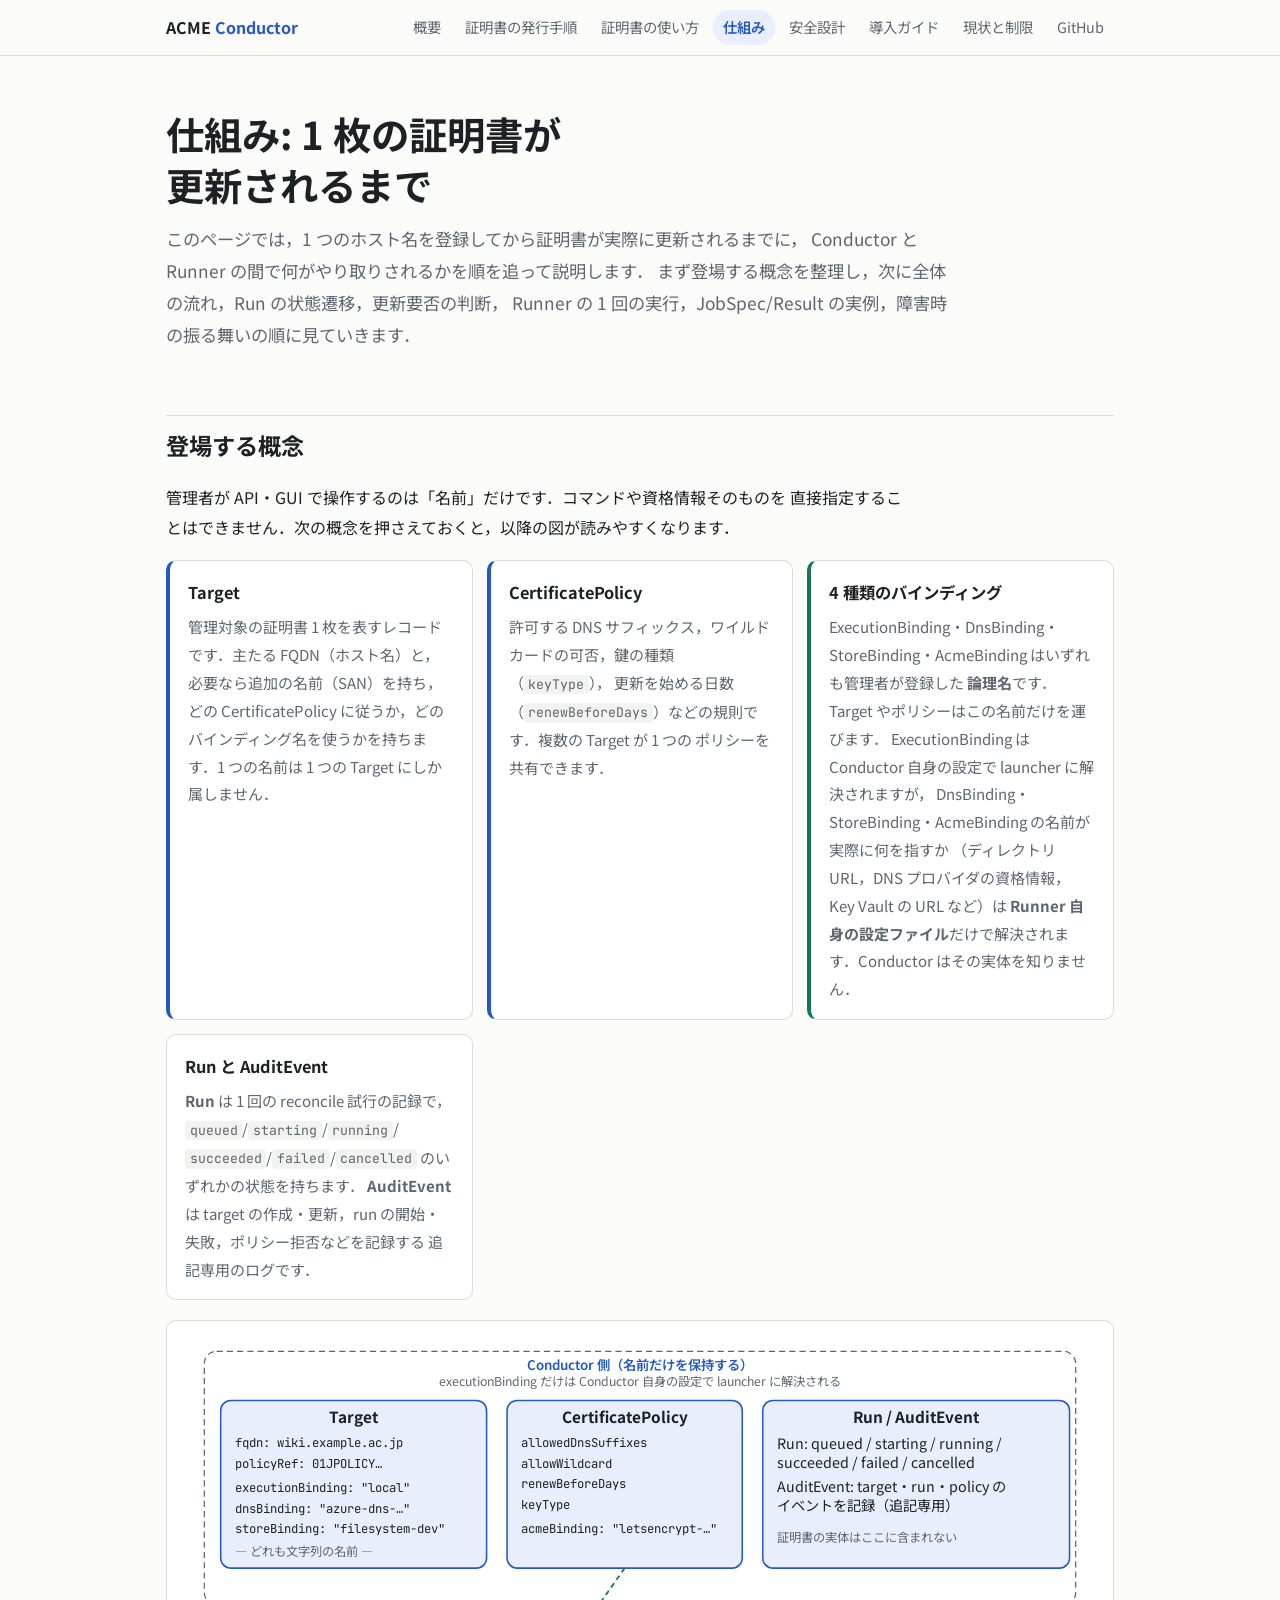
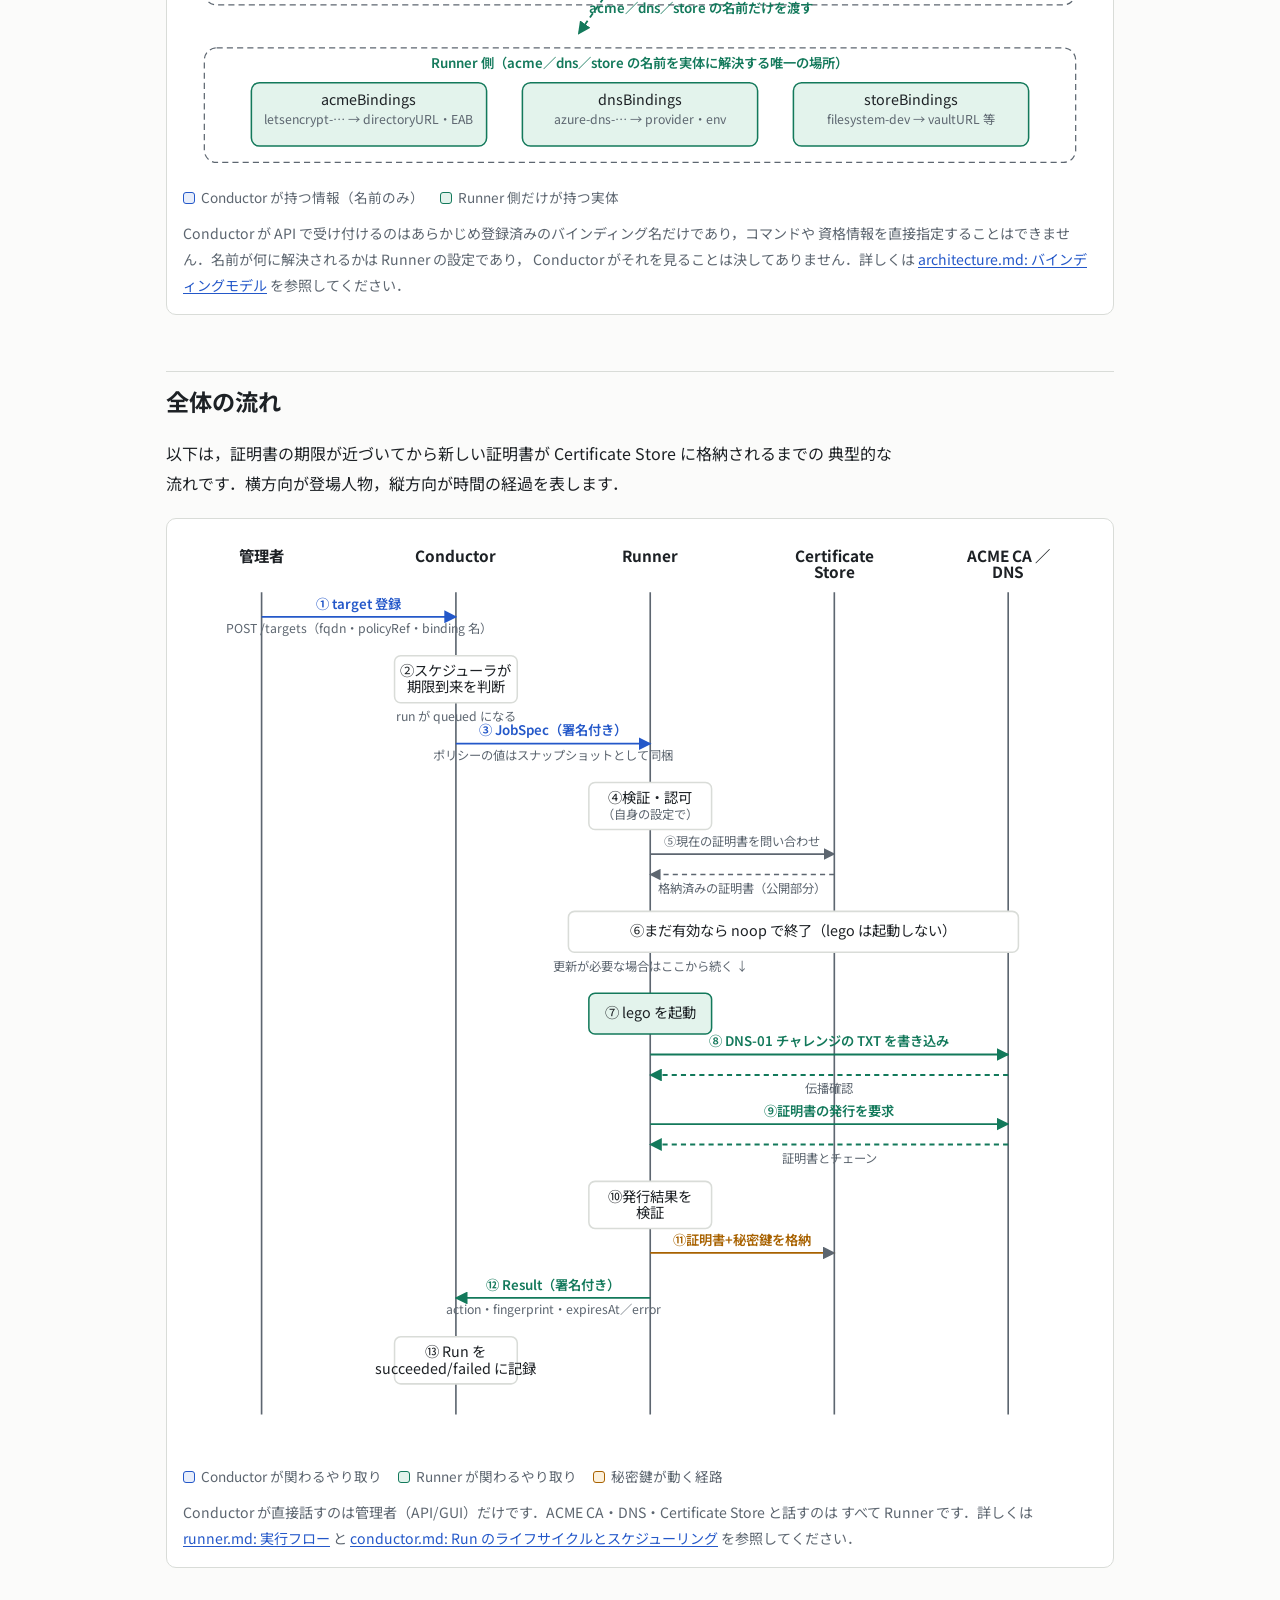
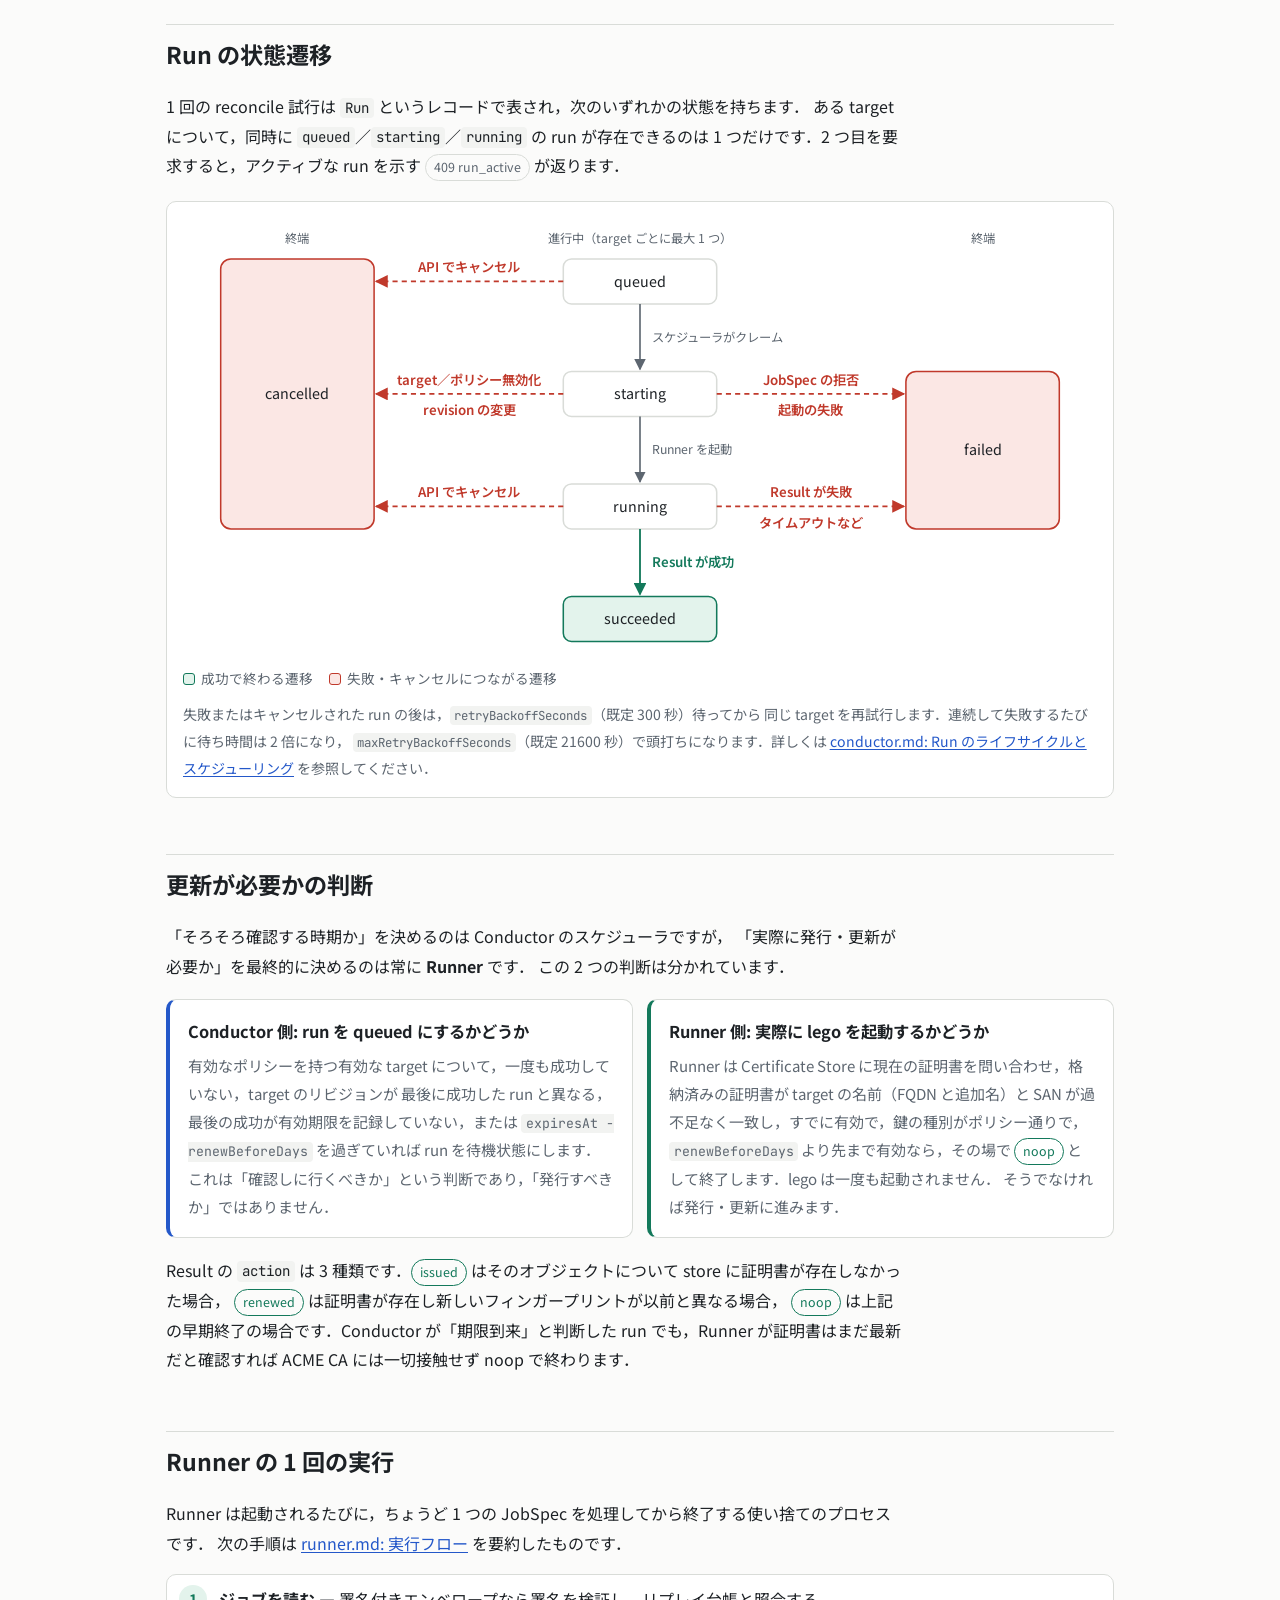
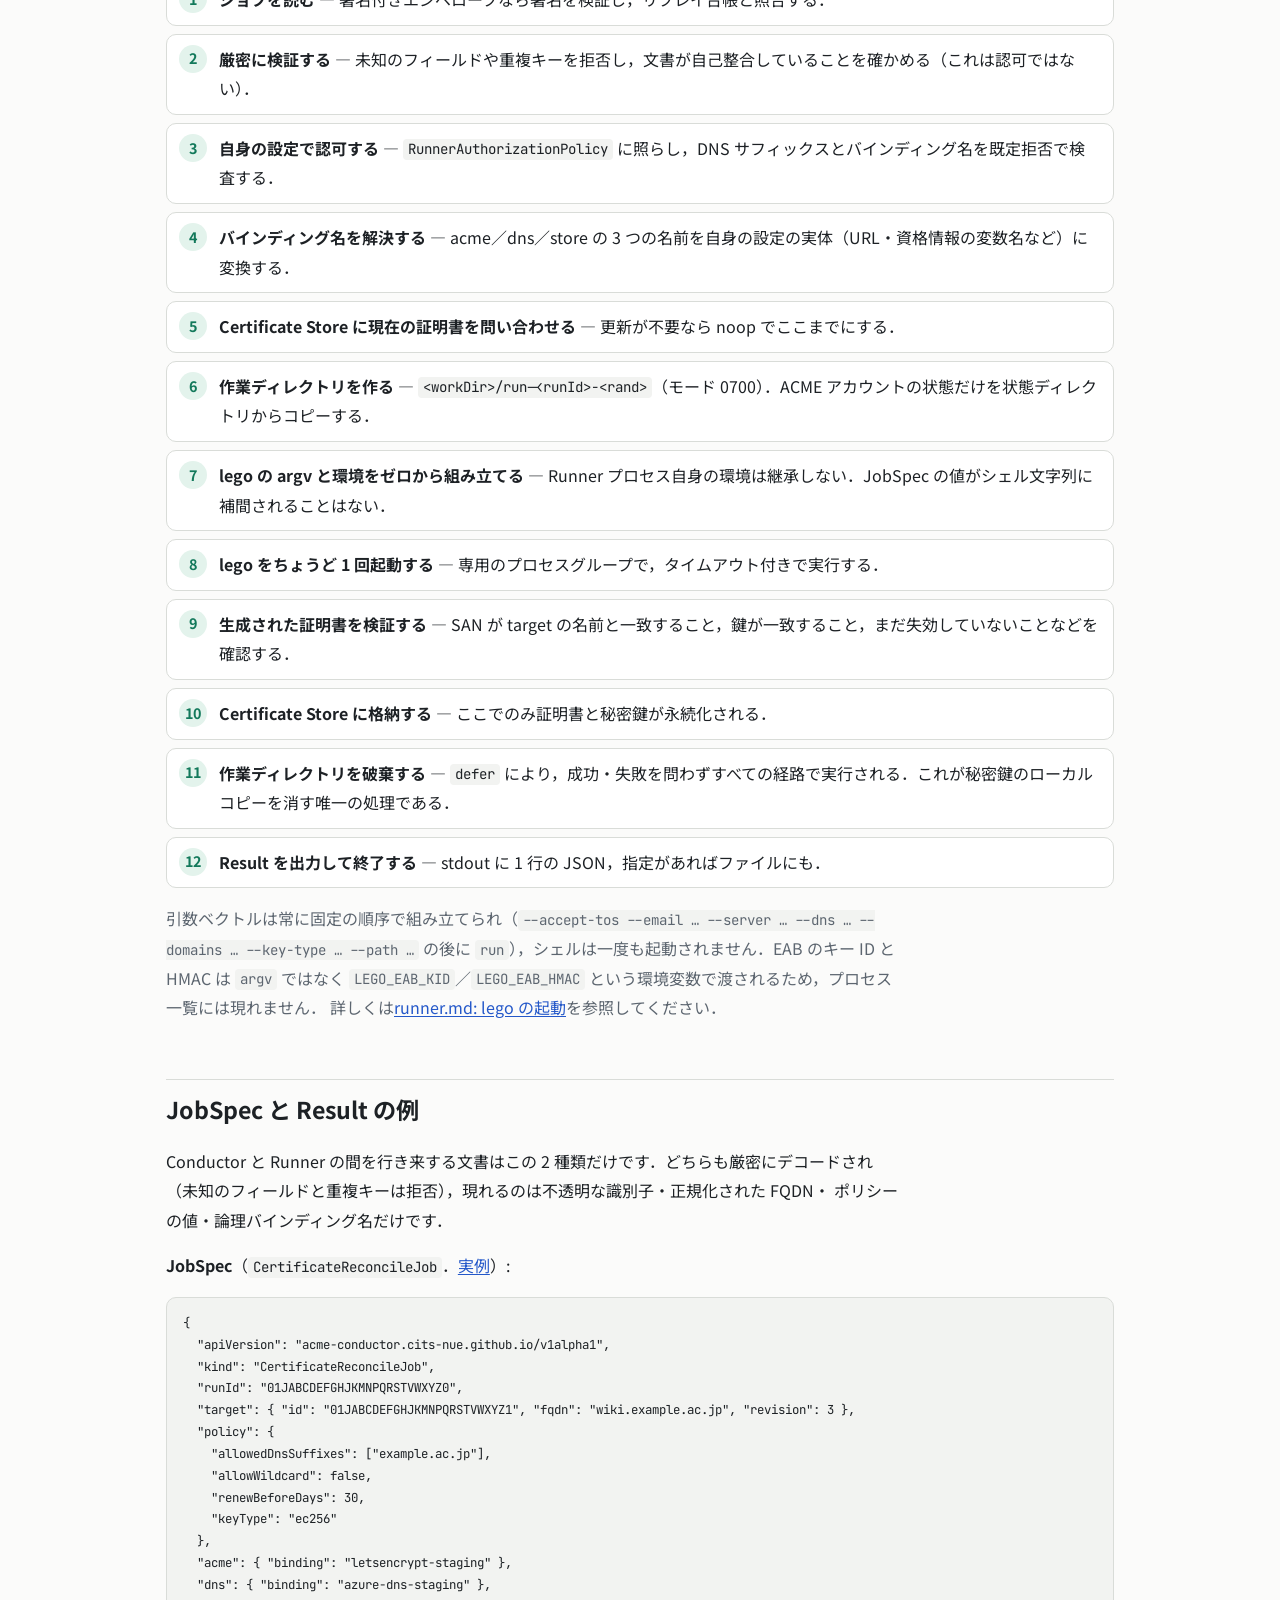
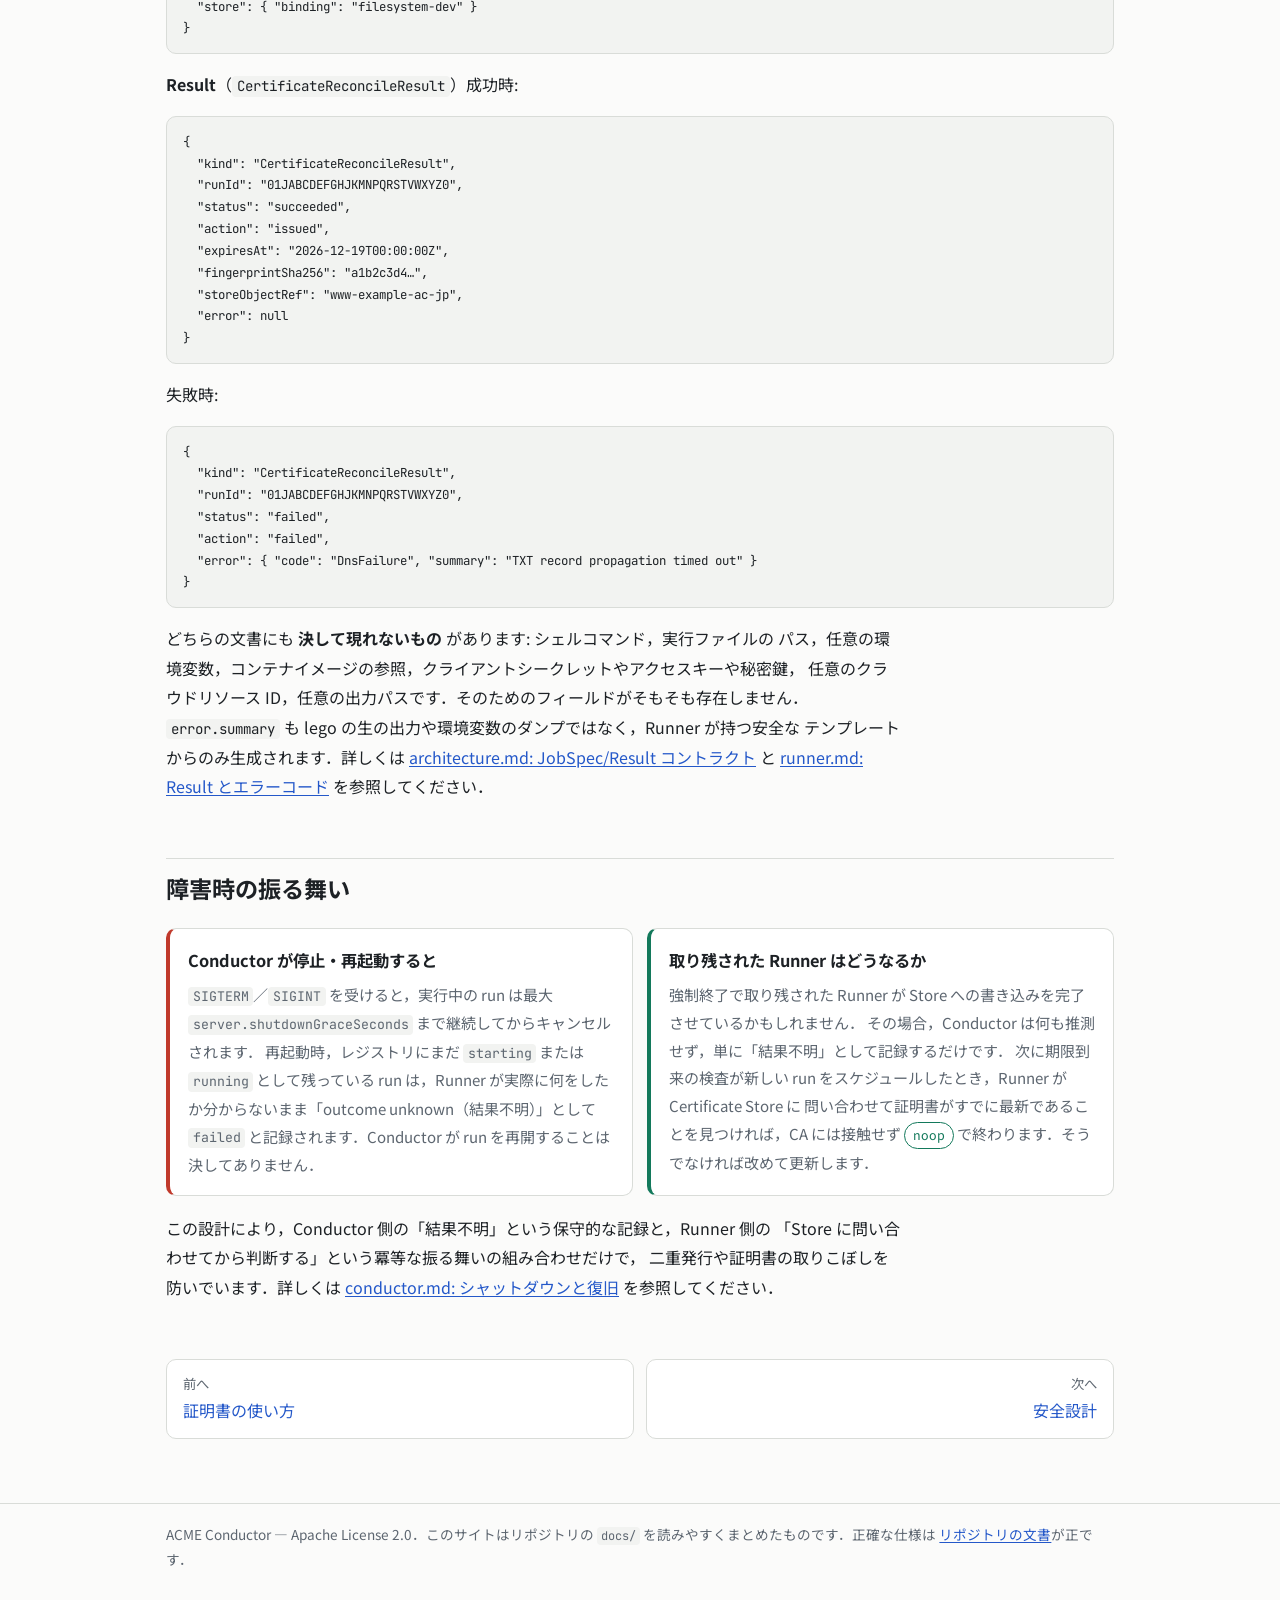
<file: site/how-it-works.html>
<!doctype html>
<html lang="ja">
<head>
<meta charset="utf-8">
<meta name="viewport" content="width=device-width, initial-scale=1">
<title>仕組み — ACME Conductor</title>
<meta name="description" content="ACME Conductor で 1 枚の証明書が登録から更新まで，Conductor と Runner の間をどう流れるかを図解します．">
<link rel="preconnect" href="https://fonts.googleapis.com">
<link rel="preconnect" href="https://fonts.gstatic.com" crossorigin>
<link href="https://fonts.googleapis.com/css2?family=Noto+Sans+JP:wght@400;600;700&family=JetBrains+Mono&display=swap" rel="stylesheet">
<link rel="stylesheet" href="style.css">
</head>
<body>
<header class="site-header">
  <div class="inner">
    <a class="brand" href="index.html">ACME <span>Conductor</span></a>
    <nav class="nav" aria-label="ページ">
      <a href="index.html">概要</a>
      <a href="upki-guide.html">証明書の発行手順</a>
      <a href="certificate-usage.html">証明書の使い方</a>
      <a href="how-it-works.html" aria-current="page">仕組み</a>
      <a href="security.html">安全設計</a>
      <a href="deploy.html">導入ガイド</a>
      <a href="status.html">現状と制限</a>
      <a href="https://github.com/CITS-NUE/acme-conductor">GitHub</a>
    </nav>
  </div>
</header>

<main>
  <section class="hero">
    <h1>仕組み: 1 枚の証明書が<br>更新されるまで</h1>
    <p class="lead">
      このページでは，1 つのホスト名を登録してから証明書が実際に更新されるまでに，
      Conductor と Runner の間で何がやり取りされるかを順を追って説明します．
      まず登場する概念を整理し，次に全体の流れ，Run の状態遷移，更新要否の判断，
      Runner の 1 回の実行，JobSpec/Result の実例，障害時の振る舞いの順に見ていきます．
    </p>
  </section>

  <h2 id="concepts">登場する概念</h2>
  <p>
    管理者が API・GUI で操作するのは「名前」だけです．コマンドや資格情報そのものを
    直接指定することはできません．次の概念を押さえておくと，以降の図が読みやすくなります．
  </p>
  <div class="cards">
    <div class="card cp">
      <h3>Target</h3>
      <p>管理対象の証明書 1 枚を表すレコードです．主たる FQDN（ホスト名）と，必要なら追加の名前（SAN）を持ち，
      どの CertificatePolicy に従うか，どのバインディング名を使うかを持ちます．1 つの名前は 1 つの Target にしか属しません．</p>
    </div>
    <div class="card cp">
      <h3>CertificatePolicy</h3>
      <p>許可する DNS サフィックス，ワイルドカードの可否，鍵の種類（<code>keyType</code>），
      更新を始める日数（<code>renewBeforeDays</code>）などの規則です．複数の Target が 1 つの
      ポリシーを共有できます．</p>
    </div>
    <div class="card dp">
      <h3>4 種類のバインディング</h3>
      <p>ExecutionBinding・DnsBinding・StoreBinding・AcmeBinding はいずれも管理者が登録した
      <strong>論理名</strong>です．Target やポリシーはこの名前だけを運びます．
      ExecutionBinding は Conductor 自身の設定で launcher に解決されますが，
      DnsBinding・StoreBinding・AcmeBinding の名前が実際に何を指すか
      （ディレクトリ URL，DNS プロバイダの資格情報，Key Vault の URL など）は
      <strong>Runner 自身の設定ファイル</strong>だけで解決されます．Conductor はその実体を知りません．</p>
    </div>
    <div class="card">
      <h3>Run と AuditEvent</h3>
      <p><strong>Run</strong> は 1 回の reconcile 試行の記録で，
      <code>queued</code>/<wbr><code>starting</code>/<wbr><code>running</code>/<wbr><code>succeeded</code>/<wbr><code>failed</code>/<wbr><code>cancelled</code> のいずれかの状態を持ちます．
      <strong>AuditEvent</strong> は target の作成・更新，run の開始・失敗，ポリシー拒否などを記録する
      追記専用のログです．</p>
    </div>
  </div>

  <figure class="diagram">
    <svg viewBox="0 0 880 430" role="img" aria-labelledby="c1-t c1-d">
      <title id="c1-t">名前とその解決の分離</title>
      <desc id="c1-d">Conductor 側の Target は CertificatePolicy を参照し，4 種類のバインディングは論理名だけを持つ．executionBinding は Conductor 自身の設定で launcher に解決されるが，acme／dns／store の 3 つの名前は，Conductor には見えない Runner 側の設定ファイルの中だけで実体に解決される．</desc>
      <defs>
        <marker id="c1-a" viewBox="0 0 10 10" refX="9" refY="5" markerWidth="7" markerHeight="7" orient="auto-start-reverse"><path class="d-arrowhead" d="M0,0 L10,5 L0,10 z"/></marker>
        <marker id="c1-ad" viewBox="0 0 10 10" refX="9" refY="5" markerWidth="7" markerHeight="7" orient="auto-start-reverse"><path class="d-arrowhead-dp" d="M0,0 L10,5 L0,10 z"/></marker>
      </defs>

      <rect class="d-zone" x="14" y="14" width="852" height="248" rx="12"/>
      <text class="d-cp-text" x="440" y="32" text-anchor="middle">Conductor 側（名前だけを保持する）</text>
      <text class="d-small" x="440" y="48" text-anchor="middle">executionBinding だけは Conductor 自身の設定で launcher に解決される</text>

      <rect class="d-cp" x="30" y="62" width="260" height="164" rx="10"/>
      <text class="d-title" x="160" y="84" text-anchor="middle">Target</text>
      <text class="d-mono" x="44" y="108">fqdn: wiki.example.ac.jp</text>
      <text class="d-mono" x="44" y="128">policyRef: 01JPOLICY…</text>
      <text class="d-mono" x="44" y="152">executionBinding: "local"</text>
      <text class="d-mono" x="44" y="172">dnsBinding: "azure-dns-…"</text>
      <text class="d-mono" x="44" y="192">storeBinding: "filesystem-dev"</text>
      <text class="d-small" x="44" y="214">— どれも文字列の名前 —</text>

      <rect class="d-cp" x="310" y="62" width="230" height="164" rx="10"/>
      <text class="d-title" x="425" y="84" text-anchor="middle">CertificatePolicy</text>
      <text class="d-mono" x="324" y="108">allowedDnsSuffixes</text>
      <text class="d-mono" x="324" y="128">allowWildcard</text>
      <text class="d-mono" x="324" y="148">renewBeforeDays</text>
      <text class="d-mono" x="324" y="168">keyType</text>
      <text class="d-mono" x="324" y="192">acmeBinding: "letsencrypt-…"</text>

      <rect class="d-cp" x="560" y="62" width="300" height="164" rx="10"/>
      <text class="d-title" x="710" y="84" text-anchor="middle">Run / AuditEvent</text>
      <text class="d-text" x="574" y="110">Run: queued / starting / running /</text>
      <text class="d-text" x="574" y="128">succeeded / failed / cancelled</text>
      <text class="d-text" x="574" y="152">AuditEvent: target・run・policy の</text>
      <text class="d-text" x="574" y="170">イベントを記録（追記専用）</text>
      <text class="d-small" x="574" y="200">証明書の実体はここに含まれない</text>

      <line class="d-line-dp d-dash" x1="425" y1="226" x2="380" y2="290" marker-end="url(#c1-ad)"/>
      <text class="d-dp-text" x="500" y="270" text-anchor="middle">acme／dns／store の名前だけを渡す</text>

      <rect class="d-zone" x="14" y="304" width="852" height="112" rx="12"/>
      <text class="d-dp-text" x="440" y="324" text-anchor="middle">Runner 側（acme／dns／store の名前を実体に解決する唯一の場所）</text>

      <rect class="d-dp" x="60" y="338" width="230" height="62" rx="8"/>
      <text class="d-text" x="175" y="360" text-anchor="middle">acmeBindings</text>
      <text class="d-small" x="175" y="378" text-anchor="middle">letsencrypt-… → directoryURL・EAB</text>

      <rect class="d-dp" x="325" y="338" width="230" height="62" rx="8"/>
      <text class="d-text" x="440" y="360" text-anchor="middle">dnsBindings</text>
      <text class="d-small" x="440" y="378" text-anchor="middle">azure-dns-… → provider・env</text>

      <rect class="d-dp" x="590" y="338" width="230" height="62" rx="8"/>
      <text class="d-text" x="705" y="360" text-anchor="middle">storeBindings</text>
      <text class="d-small" x="705" y="378" text-anchor="middle">filesystem-dev → vaultURL 等</text>
    </svg>
    <div class="legend">
      <span><i class="cp"></i>Conductor が持つ情報（名前のみ）</span>
      <span><i class="dp"></i>Runner 側だけが持つ実体</span>
    </div>
    <figcaption>
      Conductor が API で受け付けるのはあらかじめ登録済みのバインディング名だけであり，コマンドや
      資格情報を直接指定することはできません．名前が何に解決されるかは Runner の設定であり，
      Conductor がそれを見ることは決してありません．詳しくは
      <a href="https://github.com/CITS-NUE/acme-conductor/blob/main/docs/architecture.md#バインディングモデル">architecture.md: バインディングモデル</a>
      を参照してください．
    </figcaption>
  </figure>

  <h2 id="flow">全体の流れ</h2>
  <p>
    以下は，証明書の期限が近づいてから新しい証明書が Certificate Store に格納されるまでの
    典型的な流れです．横方向が登場人物，縦方向が時間の経過を表します．
  </p>

  <figure class="diagram">
    <svg viewBox="0 0 880 900" role="img" aria-labelledby="c2-t c2-d">
      <title id="c2-t">証明書が更新されるまでのシーケンス</title>
      <desc id="c2-d">管理者が target を登録すると，Conductor のスケジューラが期限到来を判断して run を待機状態にし，署名付き JobSpec を Runner に渡す．Runner は検証と認可を行い，Certificate Store に現在の証明書を問い合わせ，更新が不要なら noop で終了し，必要なら lego を起動して ACME CA・DNS とやり取りし，証明書を Store に格納してから Result を Conductor に返す．</desc>
      <defs>
        <marker id="c2-a" viewBox="0 0 10 10" refX="9" refY="5" markerWidth="7" markerHeight="7" orient="auto-start-reverse"><path class="d-arrowhead" d="M0,0 L10,5 L0,10 z"/></marker>
        <marker id="c2-acp" viewBox="0 0 10 10" refX="9" refY="5" markerWidth="7" markerHeight="7" orient="auto-start-reverse"><path class="d-arrowhead-cp" d="M0,0 L10,5 L0,10 z"/></marker>
        <marker id="c2-adp" viewBox="0 0 10 10" refX="9" refY="5" markerWidth="7" markerHeight="7" orient="auto-start-reverse"><path class="d-arrowhead-dp" d="M0,0 L10,5 L0,10 z"/></marker>
      </defs>

      <!-- lanes -->
      <text class="d-title" x="70" y="26" text-anchor="middle">管理者</text>
      <text class="d-title" x="260" y="26" text-anchor="middle">Conductor</text>
      <text class="d-title" x="450" y="26" text-anchor="middle">Runner</text>
      <text class="d-title" x="630" y="26" text-anchor="middle">Certificate</text>
      <text class="d-title" x="630" y="42" text-anchor="middle">Store</text>
      <text class="d-title" x="800" y="26" text-anchor="middle">ACME CA ／</text>
      <text class="d-title" x="800" y="42" text-anchor="middle">DNS</text>

      <line class="d-line" x1="70" y1="56" x2="70" y2="860"/>
      <line class="d-line" x1="260" y1="56" x2="260" y2="860"/>
      <line class="d-line" x1="450" y1="56" x2="450" y2="860"/>
      <line class="d-line" x1="630" y1="56" x2="630" y2="860"/>
      <line class="d-line" x1="800" y1="56" x2="800" y2="860"/>

      <!-- 1: target 登録 -->
      <line class="d-line-cp" x1="70" y1="80" x2="260" y2="80" marker-end="url(#c2-acp)"/>
      <text class="d-cp-text" x="165" y="72" text-anchor="middle">① target 登録</text>
      <text class="d-small" x="165" y="96" text-anchor="middle">POST /targets（fqdn・policyRef・binding 名）</text>

      <!-- 2: scheduler -->
      <rect class="d-box" x="200" y="118" width="120" height="46" rx="6"/>
      <text class="d-text" x="260" y="138" text-anchor="middle">②スケジューラが</text>
      <text class="d-text" x="260" y="154" text-anchor="middle">期限到来を判断</text>
      <text class="d-small" x="260" y="182" text-anchor="middle">run が queued になる</text>

      <!-- 3: JobSpec -->
      <line class="d-line-cp" x1="260" y1="204" x2="450" y2="204" marker-end="url(#c2-acp)"/>
      <text class="d-cp-text" x="355" y="196" text-anchor="middle">③ JobSpec（署名付き）</text>
      <text class="d-small" x="355" y="220" text-anchor="middle">ポリシーの値はスナップショットとして同梱</text>

      <!-- 4: validate/authorize -->
      <rect class="d-box" x="390" y="242" width="120" height="46" rx="6"/>
      <text class="d-text" x="450" y="262" text-anchor="middle">④検証・認可</text>
      <text class="d-small" x="450" y="278" text-anchor="middle">（自身の設定で）</text>

      <!-- 5: query store -->
      <line class="d-line" x1="450" y1="312" x2="630" y2="312" marker-end="url(#c2-a)"/>
      <text class="d-small" x="540" y="304" text-anchor="middle">⑤現在の証明書を問い合わせ</text>
      <line class="d-line d-dash" x1="630" y1="332" x2="450" y2="332" marker-end="url(#c2-a)"/>
      <text class="d-small" x="540" y="350" text-anchor="middle">格納済みの証明書（公開部分）</text>

      <!-- 6: noop branch -->
      <rect class="d-box" x="370" y="368" width="440" height="40" rx="6"/>
      <text class="d-text" x="590" y="392" text-anchor="middle">⑥まだ有効なら noop で終了（lego は起動しない）</text>

      <text class="d-small" x="450" y="426" text-anchor="middle">更新が必要な場合はここから続く ↓</text>

      <!-- 7: lego起動 / DNS-01 -->
      <rect class="d-dp" x="390" y="448" width="120" height="40" rx="6"/>
      <text class="d-text" x="450" y="472" text-anchor="middle">⑦ lego を起動</text>

      <line class="d-line-dp" x1="450" y1="508" x2="800" y2="508" marker-end="url(#c2-adp)"/>
      <text class="d-dp-text" x="625" y="500" text-anchor="middle">⑧ DNS-01 チャレンジの TXT を書き込み</text>
      <line class="d-line-dp d-dash" x1="800" y1="528" x2="450" y2="528" marker-end="url(#c2-adp)"/>
      <text class="d-small" x="625" y="546" text-anchor="middle">伝播確認</text>

      <line class="d-line-dp" x1="450" y1="576" x2="800" y2="576" marker-end="url(#c2-adp)"/>
      <text class="d-dp-text" x="625" y="568" text-anchor="middle">⑨証明書の発行を要求</text>
      <line class="d-line-dp d-dash" x1="800" y1="596" x2="450" y2="596" marker-end="url(#c2-adp)"/>
      <text class="d-small" x="625" y="614" text-anchor="middle">証明書とチェーン</text>

      <!-- 10: verify -->
      <rect class="d-box" x="390" y="632" width="120" height="46" rx="6"/>
      <text class="d-text" x="450" y="652" text-anchor="middle">⑩発行結果を</text>
      <text class="d-text" x="450" y="668" text-anchor="middle">検証</text>

      <!-- 11: put store -->
      <line class="d-line-secret" x1="450" y1="702" x2="630" y2="702" marker-end="url(#c2-a)"/>
      <text class="d-secret-text" x="540" y="694" text-anchor="middle">⑪証明書+秘密鍵を格納</text>

      <!-- 12: result -->
      <line class="d-line-dp" x1="450" y1="746" x2="260" y2="746" marker-end="url(#c2-adp)"/>
      <text class="d-dp-text" x="355" y="738" text-anchor="middle">⑫ Result（署名付き）</text>
      <text class="d-small" x="355" y="762" text-anchor="middle">action・fingerprint・expiresAt／error</text>

      <rect class="d-box" x="200" y="784" width="120" height="46" rx="6"/>
      <text class="d-text" x="260" y="804" text-anchor="middle">⑬ Run を</text>
      <text class="d-text" x="260" y="820" text-anchor="middle">succeeded/failed に記録</text>
    </svg>
    <div class="legend">
      <span><i class="cp"></i>Conductor が関わるやり取り</span>
      <span><i class="dp"></i>Runner が関わるやり取り</span>
      <span><i class="secret"></i>秘密鍵が動く経路</span>
    </div>
    <figcaption>
      Conductor が直接話すのは管理者（API/GUI）だけです．ACME CA・DNS・Certificate Store と話すのは
      すべて Runner です．詳しくは
      <a href="https://github.com/CITS-NUE/acme-conductor/blob/main/docs/runner.md#実行フロー">runner.md: 実行フロー</a>
      と
      <a href="https://github.com/CITS-NUE/acme-conductor/blob/main/docs/conductor.md#run-のライフサイクルとスケジューリング">conductor.md: Run のライフサイクルとスケジューリング</a>
      を参照してください．
    </figcaption>
  </figure>

  <h2 id="lifecycle">Run の状態遷移</h2>
  <p>
    1 回の reconcile 試行は <code>Run</code> というレコードで表され，次のいずれかの状態を持ちます．
    ある target について，同時に <code>queued</code>／<wbr><code>starting</code>／<wbr><code>running</code>
    の run が存在できるのは 1 つだけです．2 つ目を要求すると，アクティブな run を示す
    <span class="badge">409 run_active</span> が返ります．
  </p>

  <figure class="diagram">
    <svg viewBox="0 0 880 430" role="img" aria-labelledby="c3-t c3-d">
      <title id="c3-t">Run の状態遷移</title>
      <desc id="c3-d">中央の列が進行中の状態で，queued からスケジューラのクレームで starting，Runner の起動で running になり，Result が成功なら succeeded になる．左の cancelled へは，queued と running からは API のキャンセルで，starting からは target やポリシーの無効化または revision の変更で遷移する．右の failed へは，starting からは JobSpec の拒否または起動の失敗で，running からは Result の失敗やタイムアウトなどで遷移する．</desc>
      <defs>
        <marker id="c3-a" viewBox="0 0 10 10" refX="9" refY="5" markerWidth="7" markerHeight="7" orient="auto-start-reverse"><path class="d-arrowhead" d="M0,0 L10,5 L0,10 z"/></marker>
        <marker id="c3-ad" viewBox="0 0 10 10" refX="9" refY="5" markerWidth="7" markerHeight="7" orient="auto-start-reverse"><path class="d-arrowhead-dp" d="M0,0 L10,5 L0,10 z"/></marker>
        <marker id="c3-adg" viewBox="0 0 10 10" refX="9" refY="5" markerWidth="7" markerHeight="7" orient="auto-start-reverse"><path class="d-arrowhead-danger" d="M0,0 L10,5 L0,10 z"/></marker>
      </defs>

      <text class="d-small" x="105" y="24" text-anchor="middle">終端</text>
      <text class="d-small" x="440" y="24" text-anchor="middle">進行中（target ごとに最大 1 つ）</text>
      <text class="d-small" x="775" y="24" text-anchor="middle">終端</text>

      <!-- 進行中の状態 -->
      <rect class="d-box" x="365" y="40" width="150" height="44" rx="8"/>
      <text class="d-text" x="440" y="67" text-anchor="middle">queued</text>
      <line class="d-line" x1="440" y1="84" x2="440" y2="148" marker-end="url(#c3-a)"/>
      <text class="d-small" x="452" y="121">スケジューラがクレーム</text>
      <rect class="d-box" x="365" y="150" width="150" height="44" rx="8"/>
      <text class="d-text" x="440" y="177" text-anchor="middle">starting</text>
      <line class="d-line" x1="440" y1="194" x2="440" y2="258" marker-end="url(#c3-a)"/>
      <text class="d-small" x="452" y="231">Runner を起動</text>
      <rect class="d-box" x="365" y="260" width="150" height="44" rx="8"/>
      <text class="d-text" x="440" y="287" text-anchor="middle">running</text>
      <line class="d-line-dp" x1="440" y1="304" x2="440" y2="368" marker-end="url(#c3-ad)"/>
      <text class="d-dp-text" x="452" y="341">Result が成功</text>
      <rect class="d-dp" x="365" y="370" width="150" height="44" rx="8"/>
      <text class="d-text" x="440" y="397" text-anchor="middle">succeeded</text>

      <!-- cancelled -->
      <rect class="d-danger" x="30" y="40" width="150" height="264" rx="10"/>
      <text class="d-text" x="105" y="177" text-anchor="middle">cancelled</text>
      <line class="d-line-danger" x1="365" y1="62" x2="182" y2="62" marker-end="url(#c3-adg)"/>
      <text class="d-danger-text" x="273" y="53" text-anchor="middle">API でキャンセル</text>
      <line class="d-line-danger" x1="365" y1="172" x2="182" y2="172" marker-end="url(#c3-adg)"/>
      <text class="d-danger-text" x="273" y="163" text-anchor="middle">target／ポリシー無効化</text>
      <text class="d-danger-text" x="273" y="193" text-anchor="middle">revision の変更</text>
      <line class="d-line-danger" x1="365" y1="282" x2="182" y2="282" marker-end="url(#c3-adg)"/>
      <text class="d-danger-text" x="273" y="273" text-anchor="middle">API でキャンセル</text>

      <!-- failed -->
      <rect class="d-danger" x="700" y="150" width="150" height="154" rx="10"/>
      <text class="d-text" x="775" y="232" text-anchor="middle">failed</text>
      <line class="d-line-danger" x1="515" y1="172" x2="698" y2="172" marker-end="url(#c3-adg)"/>
      <text class="d-danger-text" x="607" y="163" text-anchor="middle">JobSpec の拒否</text>
      <text class="d-danger-text" x="607" y="193" text-anchor="middle">起動の失敗</text>
      <line class="d-line-danger" x1="515" y1="282" x2="698" y2="282" marker-end="url(#c3-adg)"/>
      <text class="d-danger-text" x="607" y="273" text-anchor="middle">Result が失敗</text>
      <text class="d-danger-text" x="607" y="303" text-anchor="middle">タイムアウトなど</text>
    </svg>
    <div class="legend">
      <span><i class="dp"></i>成功で終わる遷移</span>
      <span><i class="danger"></i>失敗・キャンセルにつながる遷移</span>
    </div>
    <figcaption>
      失敗またはキャンセルされた run の後は，<code>retryBackoffSeconds</code>（既定 300 秒）待ってから
      同じ target を再試行します．連続して失敗するたびに待ち時間は 2 倍になり，
      <code>maxRetryBackoffSeconds</code>（既定 21600 秒）で頭打ちになります．詳しくは
      <a href="https://github.com/CITS-NUE/acme-conductor/blob/main/docs/conductor.md#run-のライフサイクルとスケジューリング">conductor.md: Run のライフサイクルとスケジューリング</a>
      を参照してください．
    </figcaption>
  </figure>

  <h2 id="noop">更新が必要かの判断</h2>
  <p>
    「そろそろ確認する時期か」を決めるのは Conductor のスケジューラですが，
    「実際に発行・更新が必要か」を最終的に決めるのは常に <strong>Runner</strong> です．
    この 2 つの判断は分かれています．
  </p>
  <div class="cards">
    <div class="card cp">
      <h3>Conductor 側: run を queued にするかどうか</h3>
      <p>有効なポリシーを持つ有効な target について，一度も成功していない，target のリビジョンが
      最後に成功した run と異なる，最後の成功が有効期限を記録していない，または
      <code>expiresAt − renewBeforeDays</code> を過ぎていれば run を待機状態にします．
      これは「確認しに行くべきか」という判断であり，「発行すべきか」ではありません．</p>
    </div>
    <div class="card dp">
      <h3>Runner 側: 実際に lego を起動するかどうか</h3>
      <p>Runner は Certificate Store に現在の証明書を問い合わせ，格納済みの証明書が
      target の名前（FQDN と追加名）と SAN が過不足なく一致し，すでに有効で，鍵の種別がポリシー通りで，
      <code>renewBeforeDays</code> より先まで有効なら，その場で
      <span class="badge dp">noop</span> として終了します．lego は一度も起動されません．
      そうでなければ発行・更新に進みます．</p>
    </div>
  </div>
  <p>
    Result の <code>action</code> は 3 種類です．<span class="badge dp">issued</span>
    はそのオブジェクトについて store に証明書が存在しなかった場合，
    <span class="badge dp">renewed</span> は証明書が存在し新しいフィンガープリントが以前と異なる場合，
    <span class="badge dp">noop</span> は上記の早期終了の場合です．Conductor が「期限到来」と判断した
    run でも，Runner が証明書はまだ最新だと確認すれば ACME CA には一切接触せず noop で終わります．
  </p>

  <h2 id="runner-run">Runner の 1 回の実行</h2>
  <p>
    Runner は起動されるたびに，ちょうど 1 つの JobSpec を処理してから終了する使い捨てのプロセスです．
    次の手順は <a href="https://github.com/CITS-NUE/acme-conductor/blob/main/docs/runner.md#実行フロー">runner.md: 実行フロー</a>
    を要約したものです．
  </p>
  <ol class="steps dp">
    <li><strong>ジョブを読む</strong> — 署名付きエンベロープなら署名を検証し，リプレイ台帳と照合する．</li>
    <li><strong>厳密に検証する</strong> — 未知のフィールドや重複キーを拒否し，文書が自己整合していることを確かめる（これは認可ではない）．</li>
    <li><strong>自身の設定で認可する</strong> — <code>RunnerAuthorizationPolicy</code> に照らし，DNS サフィックスとバインディング名を既定拒否で検査する．</li>
    <li><strong>バインディング名を解決する</strong> — acme／dns／store の 3 つの名前を自身の設定の実体（URL・資格情報の変数名など）に変換する．</li>
    <li><strong>Certificate Store に現在の証明書を問い合わせる</strong> — 更新が不要なら noop でここまでにする．</li>
    <li><strong>作業ディレクトリを作る</strong> — <code>&lt;workDir&gt;/run-&lt;runId&gt;-&lt;rand&gt;</code>（モード 0700）．ACME アカウントの状態だけを状態ディレクトリからコピーする．</li>
    <li><strong>lego の argv と環境をゼロから組み立てる</strong> — Runner プロセス自身の環境は継承しない．JobSpec の値がシェル文字列に補間されることはない．</li>
    <li><strong>lego をちょうど 1 回起動する</strong> — 専用のプロセスグループで，タイムアウト付きで実行する．</li>
    <li><strong>生成された証明書を検証する</strong> — SAN が target の名前と一致すること，鍵が一致すること，まだ失効していないことなどを確認する．</li>
    <li><strong>Certificate Store に格納する</strong> — ここでのみ証明書と秘密鍵が永続化される．</li>
    <li><strong>作業ディレクトリを破棄する</strong> — <code>defer</code> により，成功・失敗を問わずすべての経路で実行される．これが秘密鍵のローカルコピーを消す唯一の処理である．</li>
    <li><strong>Result を出力して終了する</strong> — stdout に 1 行の JSON，指定があればファイルにも．</li>
  </ol>
  <p class="muted">
    引数ベクトルは常に固定の順序で組み立てられ（<code>--accept-tos --email … --server … --dns … --domains … --key-type … --path …</code> の後に
    <code>run</code>），シェルは一度も起動されません．EAB のキー ID と HMAC は <code>argv</code> ではなく
    <code>LEGO_EAB_KID</code>／<code>LEGO_EAB_HMAC</code> という環境変数で渡されるため，プロセス一覧には現れません．
    詳しくは<a href="https://github.com/CITS-NUE/acme-conductor/blob/main/docs/runner.md#lego-の起動">runner.md: lego の起動</a>を参照してください．
  </p>

  <h2 id="contract">JobSpec と Result の例</h2>
  <p>
    Conductor と Runner の間を行き来する文書はこの 2 種類だけです．どちらも厳密にデコードされ
    （未知のフィールドと重複キーは拒否），現れるのは不透明な識別子・正規化された FQDN・
    ポリシーの値・論理バインディング名だけです．
  </p>
  <p><strong>JobSpec</strong>（<code>CertificateReconcileJob</code>．<a href="https://github.com/CITS-NUE/acme-conductor/blob/main/deploy/examples/job.example.json">実例</a>）:</p>
  <pre><code>{
  "apiVersion": "acme-conductor.cits-nue.github.io/v1alpha1",
  "kind": "CertificateReconcileJob",
  "runId": "01JABCDEFGHJKMNPQRSTVWXYZ0",
  "target": { "id": "01JABCDEFGHJKMNPQRSTVWXYZ1", "fqdn": "wiki.example.ac.jp", "revision": 3 },
  "policy": {
    "allowedDnsSuffixes": ["example.ac.jp"],
    "allowWildcard": false,
    "renewBeforeDays": 30,
    "keyType": "ec256"
  },
  "acme": { "binding": "letsencrypt-staging" },
  "dns": { "binding": "azure-dns-staging" },
  "store": { "binding": "filesystem-dev" }
}</code></pre>

  <p><strong>Result</strong>（<code>CertificateReconcileResult</code>）成功時:</p>
  <pre><code>{
  "kind": "CertificateReconcileResult",
  "runId": "01JABCDEFGHJKMNPQRSTVWXYZ0",
  "status": "succeeded",
  "action": "issued",
  "expiresAt": "2026-12-19T00:00:00Z",
  "fingerprintSha256": "a1b2c3d4…",
  "storeObjectRef": "www-example-ac-jp",
  "error": null
}</code></pre>

  <p>失敗時:</p>
  <pre><code>{
  "kind": "CertificateReconcileResult",
  "runId": "01JABCDEFGHJKMNPQRSTVWXYZ0",
  "status": "failed",
  "action": "failed",
  "error": { "code": "DnsFailure", "summary": "TXT record propagation timed out" }
}</code></pre>

  <p>
    どちらの文書にも <strong>決して現れないもの</strong> があります: シェルコマンド，実行ファイルの
    パス，任意の環境変数，コンテナイメージの参照，クライアントシークレットやアクセスキーや秘密鍵，
    任意のクラウドリソース ID，任意の出力パスです．そのためのフィールドがそもそも存在しません．
    <code>error.summary</code> も lego の生の出力や環境変数のダンプではなく，Runner が持つ安全な
    テンプレートからのみ生成されます．詳しくは
    <a href="https://github.com/CITS-NUE/acme-conductor/blob/main/docs/architecture.md#jobspecresult-コントラクト">architecture.md: JobSpec/Result コントラクト</a>
    と
    <a href="https://github.com/CITS-NUE/acme-conductor/blob/main/docs/runner.md#result-とエラーコード">runner.md: Result とエラーコード</a>
    を参照してください．
  </p>

  <h2 id="failure">障害時の振る舞い</h2>
  <div class="cards">
    <div class="card danger">
      <h3>Conductor が停止・再起動すると</h3>
      <p>
        <code>SIGTERM</code>／<code>SIGINT</code> を受けると，実行中の run は最大
        <code>server.shutdownGraceSeconds</code> まで継続してからキャンセルされます．
        再起動時，レジストリにまだ <code>starting</code> または <code>running</code> として残っている
        run は，Runner が実際に何をしたか分からないまま「outcome unknown（結果不明）」として
        <code>failed</code> と記録されます．Conductor が run を再開することは決してありません．
      </p>
    </div>
    <div class="card dp">
      <h3>取り残された Runner はどうなるか</h3>
      <p>
        強制終了で取り残された Runner が Store への書き込みを完了させているかもしれません．
        その場合，Conductor は何も推測せず，単に「結果不明」として記録するだけです．
        次に期限到来の検査が新しい run をスケジュールしたとき，Runner が Certificate Store に
        問い合わせて証明書がすでに最新であることを見つければ，CA には接触せず
        <span class="badge dp">noop</span> で終わります．そうでなければ改めて更新します．
      </p>
    </div>
  </div>
  <p>
    この設計により，Conductor 側の「結果不明」という保守的な記録と，Runner 側の
    「Store に問い合わせてから判断する」という冪等な振る舞いの組み合わせだけで，
    二重発行や証明書の取りこぼしを防いでいます．詳しくは
    <a href="https://github.com/CITS-NUE/acme-conductor/blob/main/docs/conductor.md#シャットダウンと復旧">conductor.md: シャットダウンと復旧</a>
    を参照してください．
  </p>

  <div class="next">
    <a href="certificate-usage.html"><small>前へ</small>証明書の使い方</a>
    <a class="fwd" href="security.html"><small>次へ</small>安全設計</a>
  </div>
</main>

<footer>
  <div class="inner">
    ACME Conductor — Apache License 2.0．このサイトはリポジトリの <code>docs/</code> を読みやすくまとめたものです．正確な仕様は
    <a href="https://github.com/CITS-NUE/acme-conductor/tree/main/docs">リポジトリの文書</a>が正です．
  </div>
</footer>
</body>
</html>
</file>
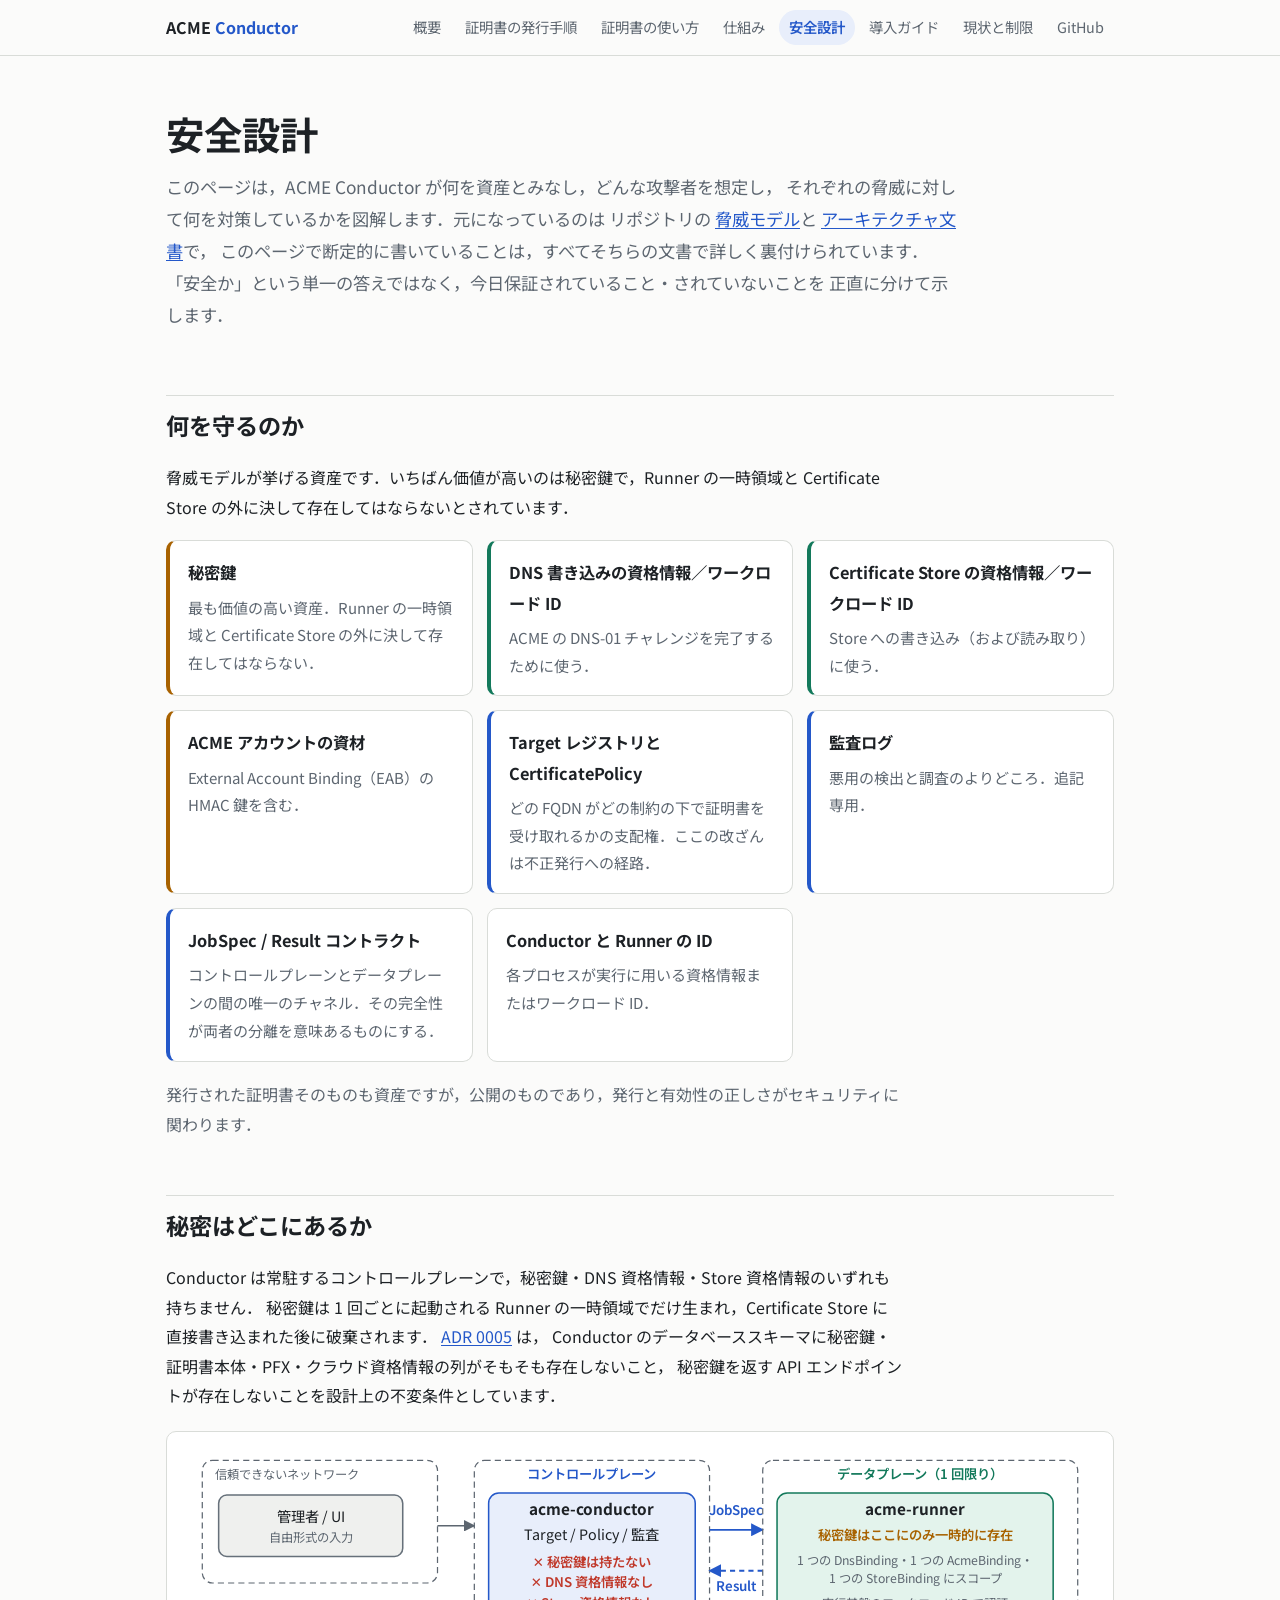
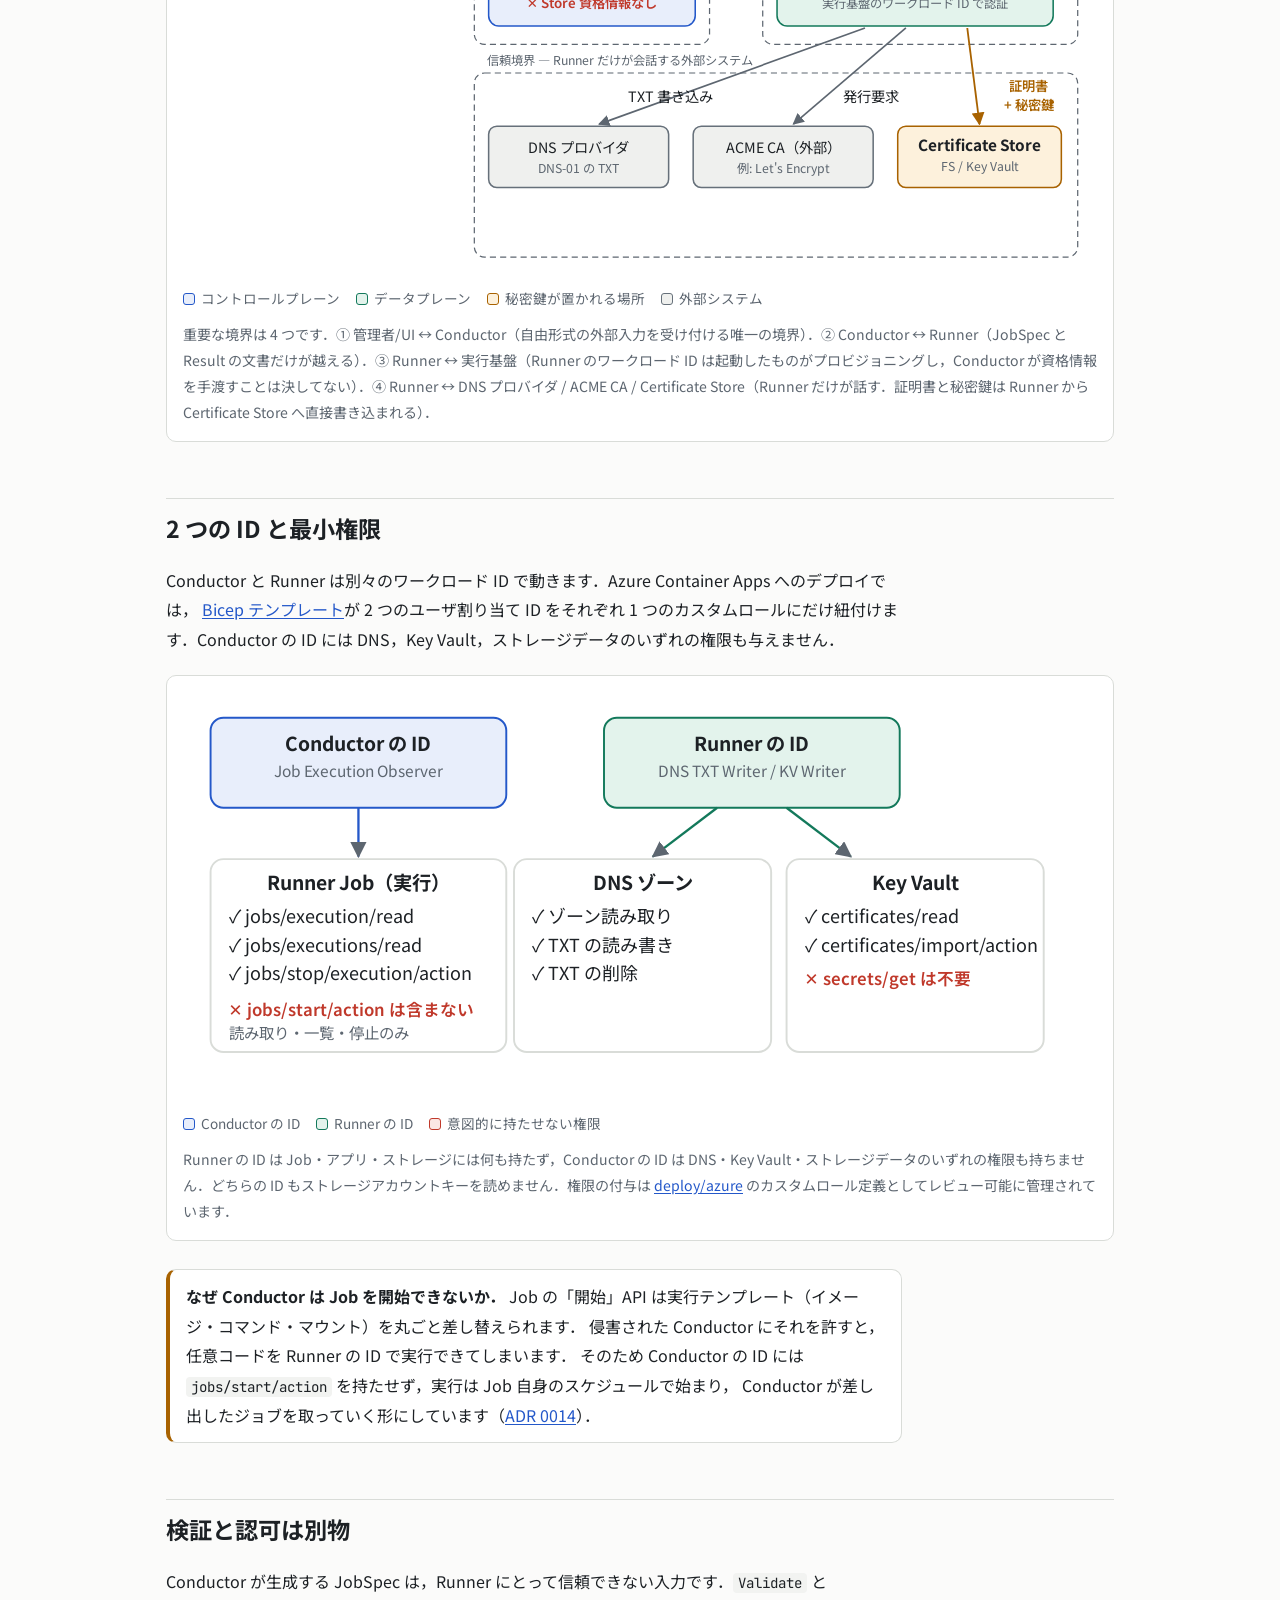
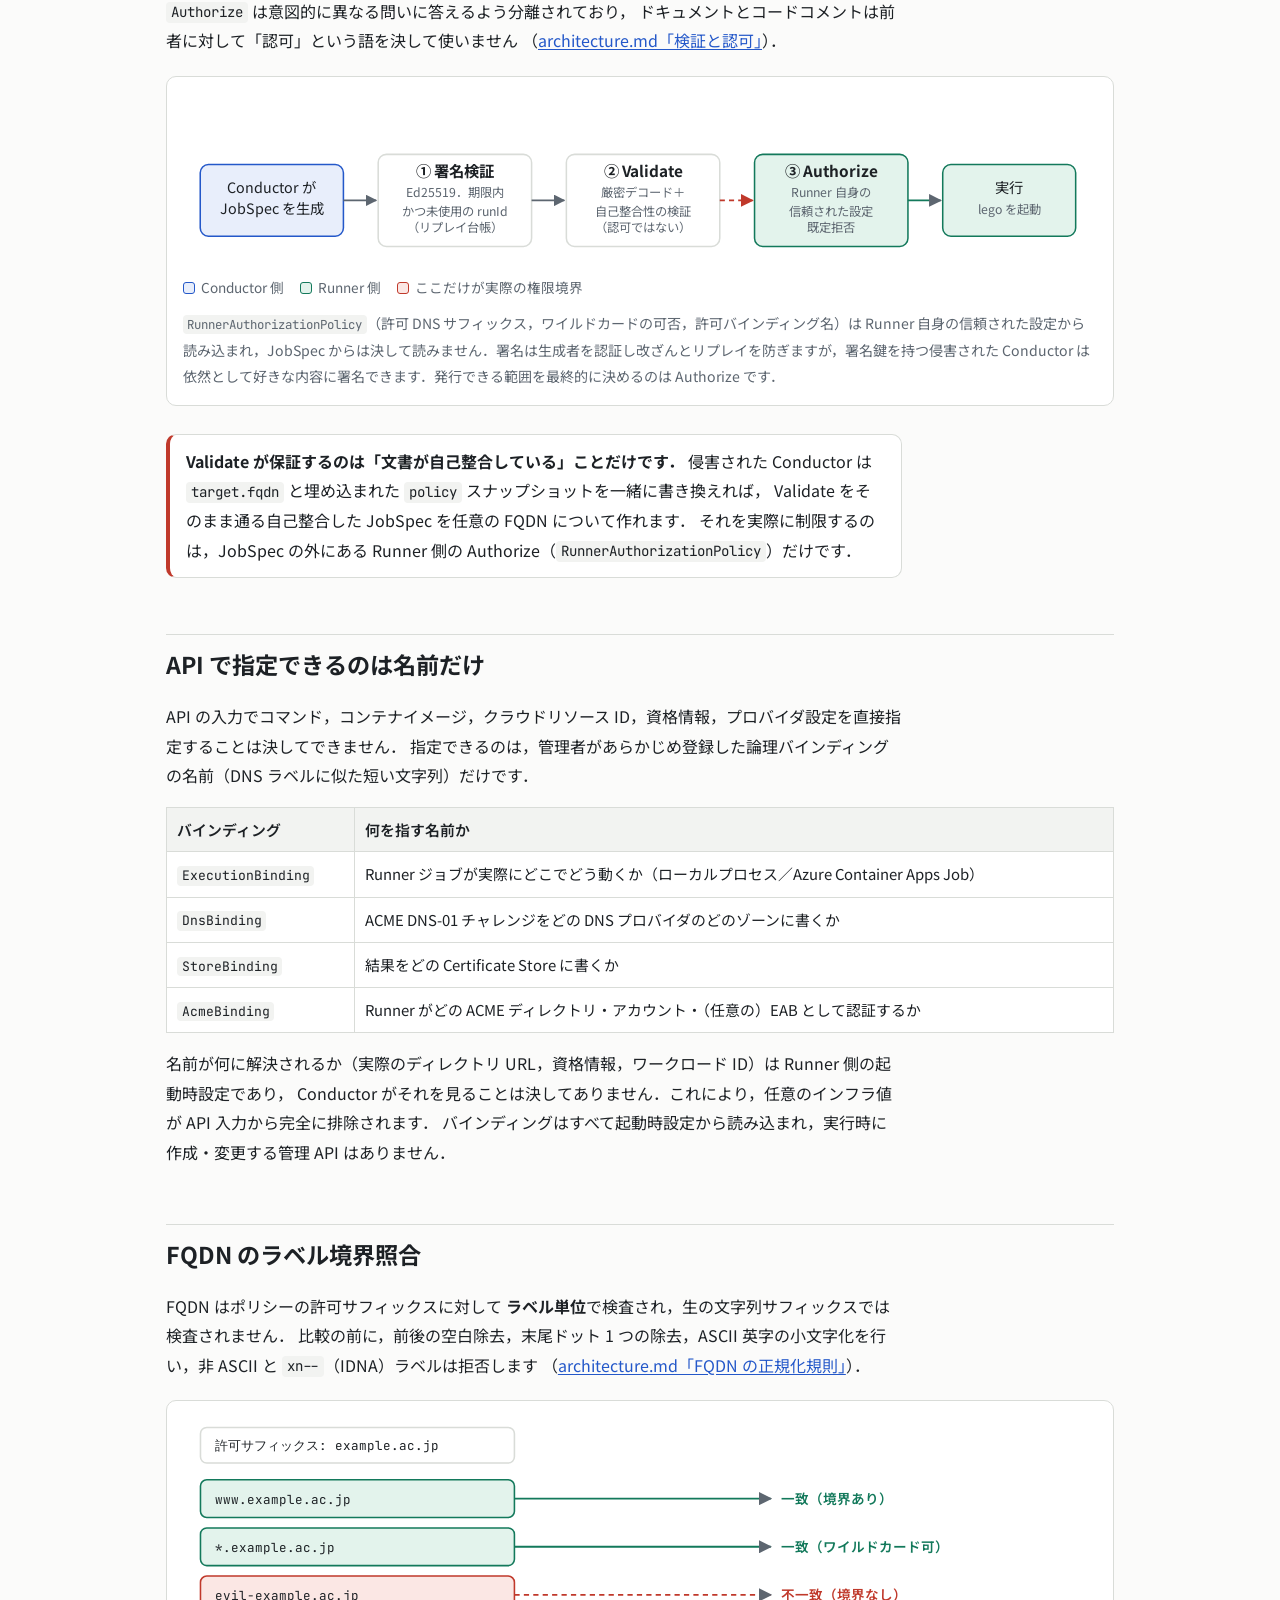
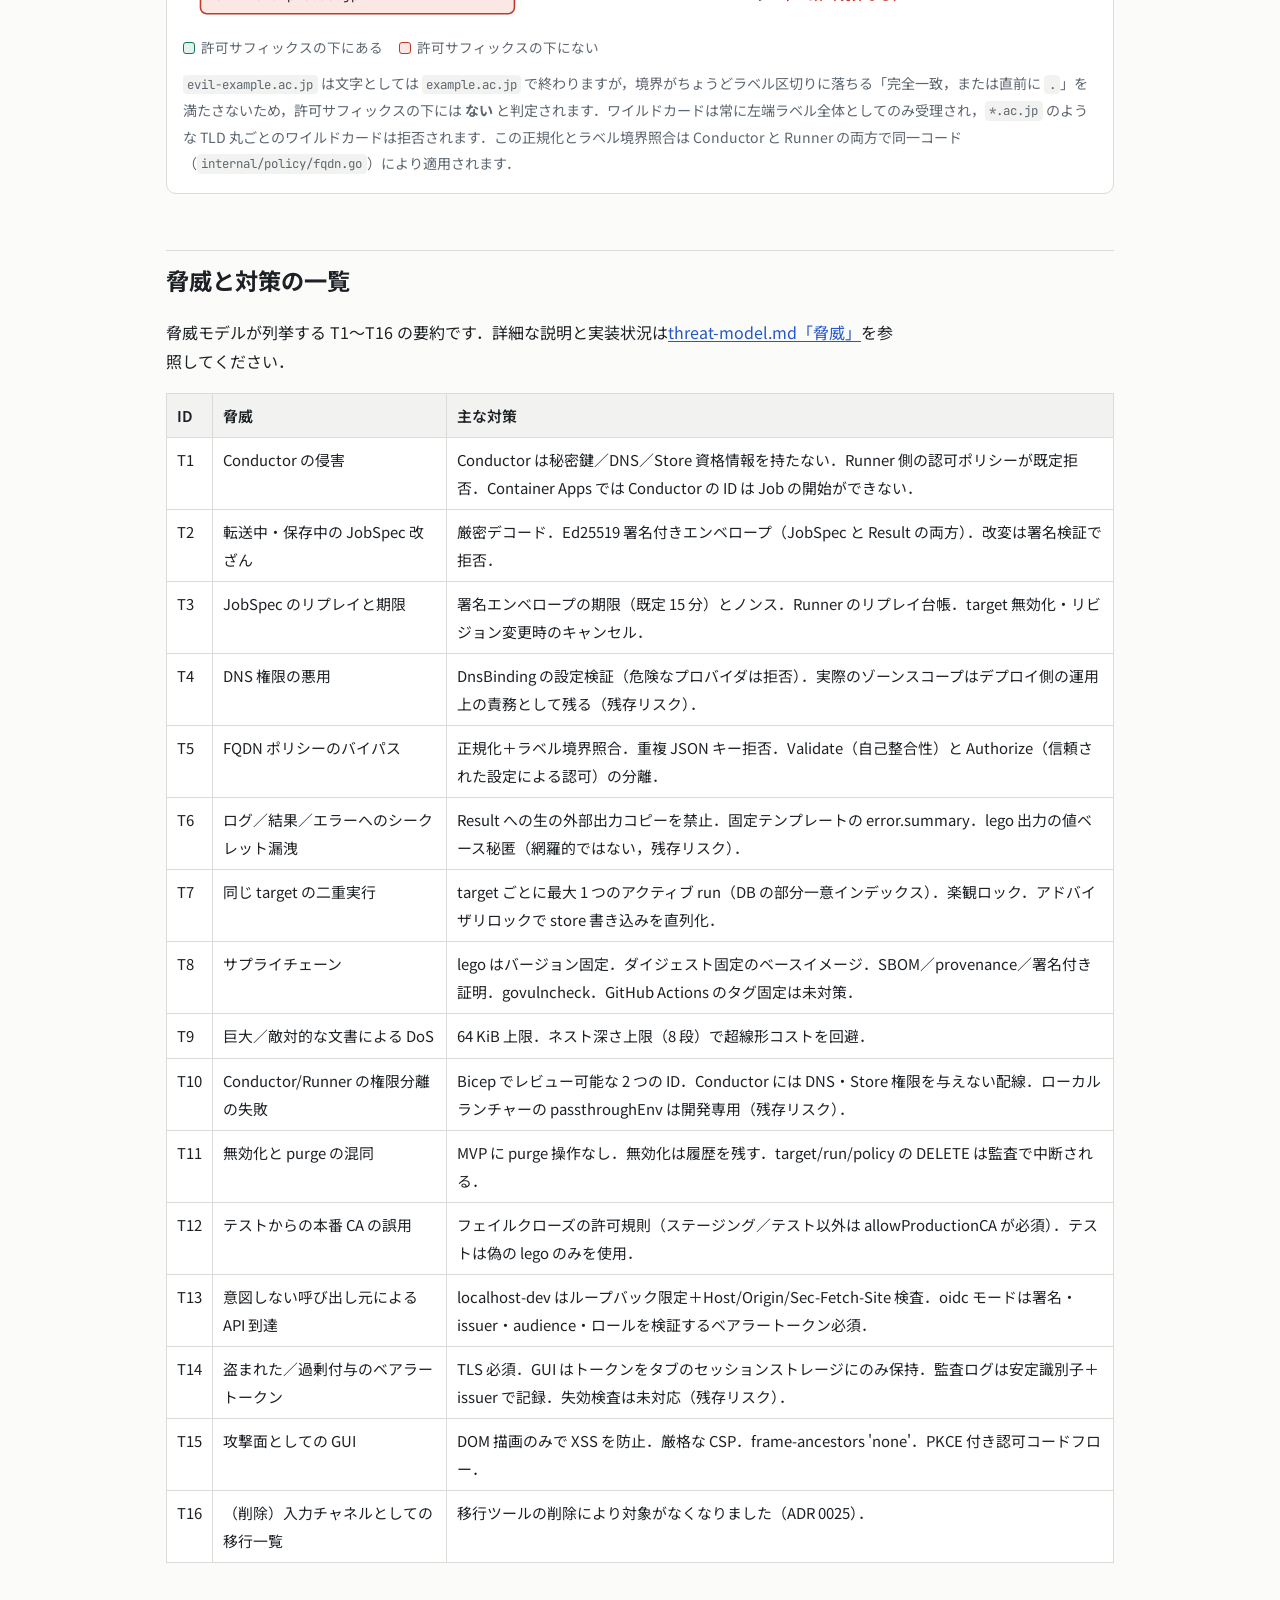
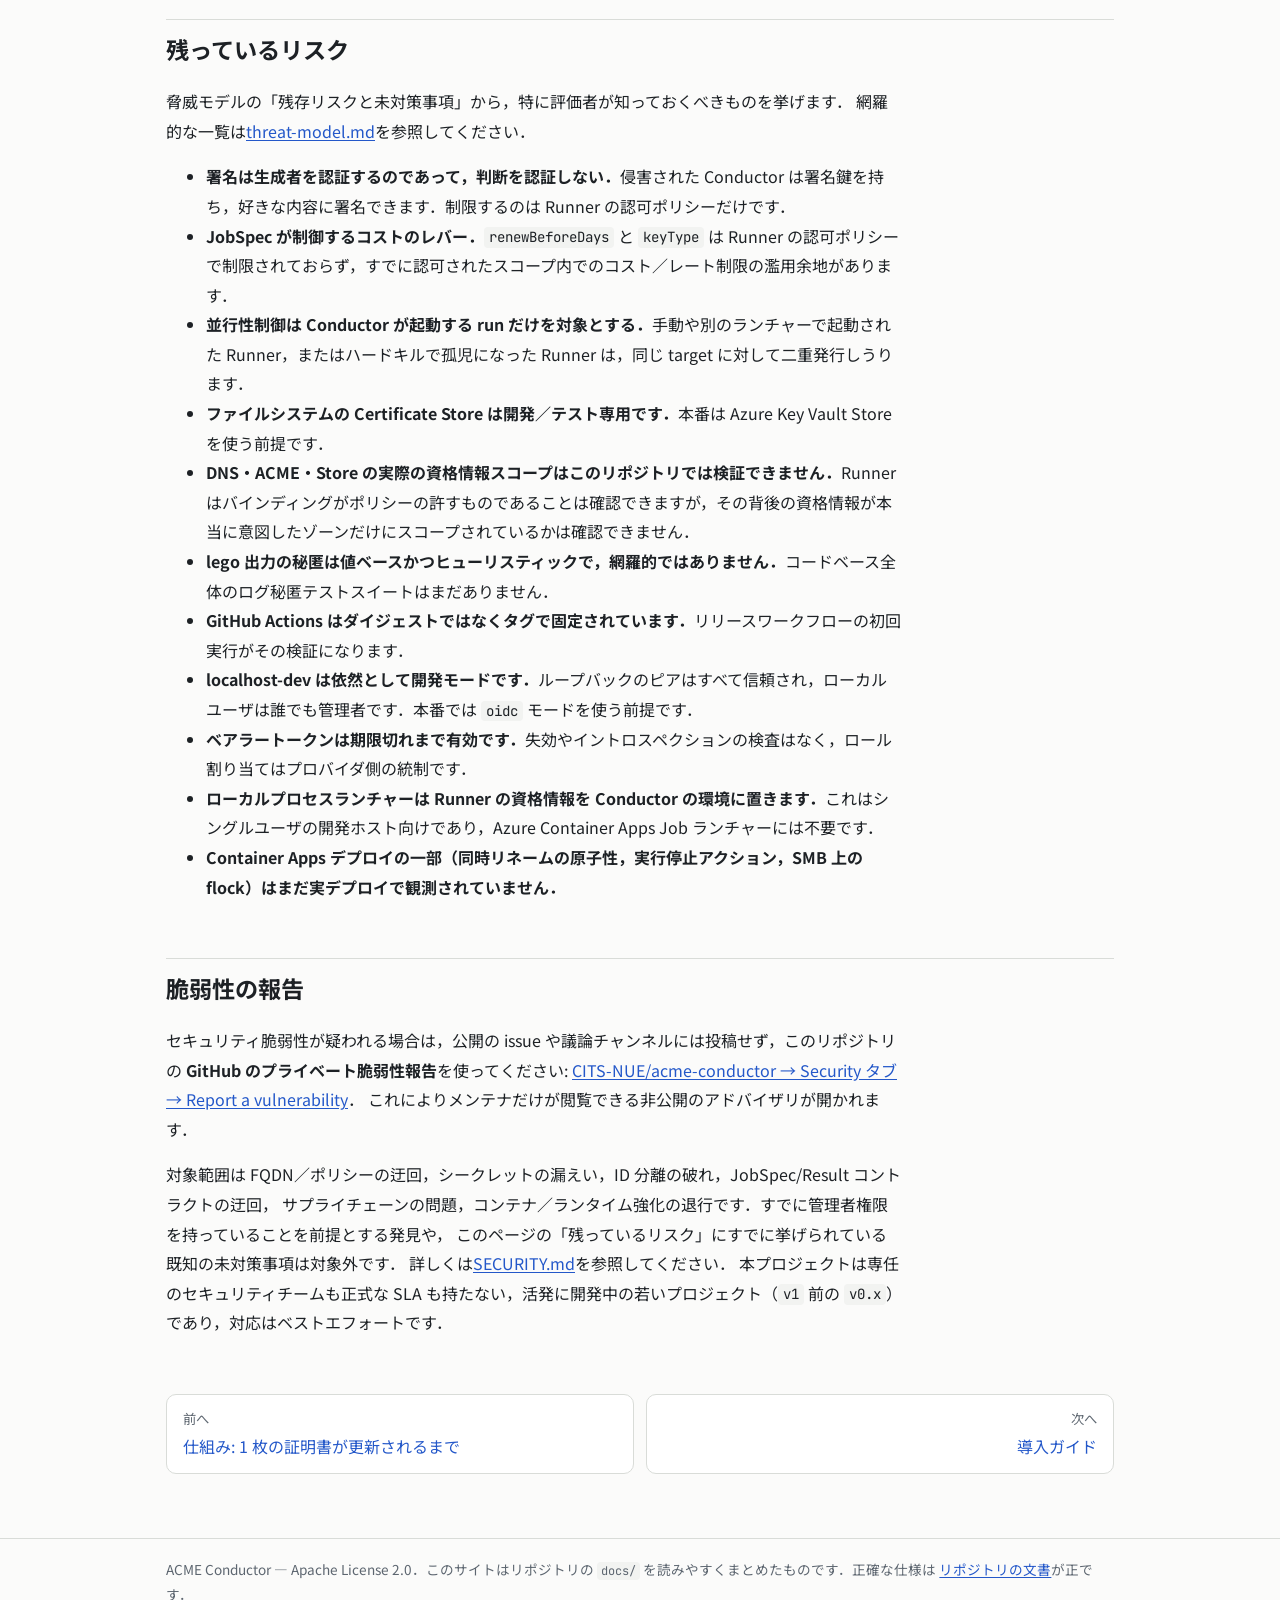
<file: site/security.html>
<!doctype html>
<html lang="ja">
<head>
<meta charset="utf-8">
<meta name="viewport" content="width=device-width, initial-scale=1">
<title>安全設計 — ACME Conductor</title>
<meta name="description" content="ACME Conductor がどの資産を何から守り，秘密鍵をどこに置き，2 つの ID をどう分離し，検証と認可をどう切り離しているかを図解します．">
<link rel="preconnect" href="https://fonts.googleapis.com">
<link rel="preconnect" href="https://fonts.gstatic.com" crossorigin>
<link href="https://fonts.googleapis.com/css2?family=Noto+Sans+JP:wght@400;600;700&family=JetBrains+Mono&display=swap" rel="stylesheet">
<link rel="stylesheet" href="style.css">
</head>
<body>
<header class="site-header">
  <div class="inner">
    <a class="brand" href="index.html">ACME <span>Conductor</span></a>
    <nav class="nav" aria-label="ページ">
      <a href="index.html">概要</a>
      <a href="upki-guide.html">証明書の発行手順</a>
      <a href="certificate-usage.html">証明書の使い方</a>
      <a href="how-it-works.html">仕組み</a>
      <a href="security.html" aria-current="page">安全設計</a>
      <a href="deploy.html">導入ガイド</a>
      <a href="status.html">現状と制限</a>
      <a href="https://github.com/CITS-NUE/acme-conductor">GitHub</a>
    </nav>
  </div>
</header>

<main>
  <section class="hero">
    <h1>安全設計</h1>
    <p class="lead">
      このページは，ACME Conductor が何を資産とみなし，どんな攻撃者を想定し，
      それぞれの脅威に対して何を対策しているかを図解します．元になっているのは
      リポジトリの <a href="https://github.com/CITS-NUE/acme-conductor/blob/main/docs/threat-model.md">脅威モデル</a>と
      <a href="https://github.com/CITS-NUE/acme-conductor/blob/main/docs/architecture.md">アーキテクチャ文書</a>で，
      このページで断定的に書いていることは，すべてそちらの文書で詳しく裏付けられています．
      「安全か」という単一の答えではなく，今日保証されていること・されていないことを
      正直に分けて示します．
    </p>
  </section>

  <h2 id="assets">何を守るのか</h2>
  <p>脅威モデルが挙げる資産です．いちばん価値が高いのは秘密鍵で，Runner の一時領域と Certificate Store の外に決して存在してはならないとされています．</p>
  <div class="cards">
    <div class="card secret">
      <h3>秘密鍵</h3>
      <p>最も価値の高い資産．Runner の一時領域と Certificate Store の外に決して存在してはならない．</p>
    </div>
    <div class="card dp">
      <h3>DNS 書き込みの資格情報／ワークロード ID</h3>
      <p>ACME の DNS-01 チャレンジを完了するために使う．</p>
    </div>
    <div class="card dp">
      <h3>Certificate Store の資格情報／ワークロード ID</h3>
      <p>Store への書き込み（および読み取り）に使う．</p>
    </div>
    <div class="card secret">
      <h3>ACME アカウントの資材</h3>
      <p>External Account Binding（EAB）の HMAC 鍵を含む．</p>
    </div>
    <div class="card cp">
      <h3>Target レジストリと CertificatePolicy</h3>
      <p>どの FQDN がどの制約の下で証明書を受け取れるかの支配権．ここの改ざんは不正発行への経路．</p>
    </div>
    <div class="card cp">
      <h3>監査ログ</h3>
      <p>悪用の検出と調査のよりどころ．追記専用．</p>
    </div>
    <div class="card cp">
      <h3>JobSpec / Result コントラクト</h3>
      <p>コントロールプレーンとデータプレーンの間の唯一のチャネル．その完全性が両者の分離を意味あるものにする．</p>
    </div>
    <div class="card ext">
      <h3>Conductor と Runner の ID</h3>
      <p>各プロセスが実行に用いる資格情報またはワークロード ID．</p>
    </div>
  </div>
  <p class="muted">発行された証明書そのものも資産ですが，公開のものであり，発行と有効性の正しさがセキュリティに関わります．</p>

  <h2 id="secrets">秘密はどこにあるか</h2>
  <p>
    Conductor は常駐するコントロールプレーンで，秘密鍵・DNS 資格情報・Store 資格情報のいずれも持ちません．
    秘密鍵は 1 回ごとに起動される Runner の一時領域でだけ生まれ，Certificate Store に直接書き込まれた後に破棄されます．
    <a href="https://github.com/CITS-NUE/acme-conductor/blob/main/docs/adr/0005-conductor-never-touches-secrets.md">ADR 0005</a> は，
    Conductor のデータベーススキーマに秘密鍵・証明書本体・PFX・クラウド資格情報の列がそもそも存在しないこと，
    秘密鍵を返す API エンドポイントが存在しないことを設計上の不変条件としています．
  </p>

  <figure class="diagram">
    <svg viewBox="0 0 880 420" role="img" aria-labelledby="sec1-t sec1-d">
      <title id="sec1-t">信頼境界と秘密鍵の在りか</title>
      <desc id="sec1-d">管理者・UI から Conductor までが信頼できないネットワーク側．Conductor はコントロールプレーンで DNS・Store の資格情報も秘密鍵も持たない．Conductor と Runner の境界は JobSpec と Result の文書だけが越える．Runner はデータプレーンで秘密鍵はここにのみ一時的に存在する．Runner から先，DNS プロバイダ・ACME CA・Certificate Store との境界がもう一つの信頼境界であり，証明書と秘密鍵は Runner から Certificate Store へ直接書き込まれる．</desc>
      <defs>
        <marker id="sec1-a" viewBox="0 0 10 10" refX="9" refY="5" markerWidth="7" markerHeight="7" orient="auto-start-reverse"><path class="d-arrowhead" d="M0,0 L10,5 L0,10 z"/></marker>
        <marker id="sec1-acp" viewBox="0 0 10 10" refX="9" refY="5" markerWidth="7" markerHeight="7" orient="auto-start-reverse"><path class="d-arrowhead-cp" d="M0,0 L10,5 L0,10 z"/></marker>
        <marker id="sec1-as" viewBox="0 0 10 10" refX="9" refY="5" markerWidth="7" markerHeight="7" orient="auto-start-reverse"><path class="d-arrowhead-secret" d="M0,0 L10,5 L0,10 z"/></marker>
      </defs>

      <rect class="d-zone" x="12" y="12" width="230" height="120" rx="10"/>
      <text class="d-small" x="24" y="30">信頼できないネットワーク</text>
      <rect class="d-ext" x="28" y="46" width="180" height="60" rx="8"/>
      <text class="d-text" x="118" y="72" text-anchor="middle">管理者 / UI</text>
      <text class="d-small" x="118" y="92" text-anchor="middle">自由形式の入力</text>

      <line class="d-line" x1="242" y1="76" x2="278" y2="76" marker-end="url(#sec1-a)"/>

      <rect class="d-zone" x="278" y="12" width="230" height="180" rx="10"/>
      <text class="d-cp-text" x="393" y="30" text-anchor="middle">コントロールプレーン</text>
      <rect class="d-cp" x="292" y="44" width="202" height="130" rx="10"/>
      <text class="d-title" x="393" y="66" text-anchor="middle">acme-conductor</text>
      <text class="d-text" x="393" y="90" text-anchor="middle">Target / Policy / 監査</text>
      <text class="d-danger-text" x="393" y="116" text-anchor="middle">✕ 秘密鍵は持たない</text>
      <text class="d-danger-text" x="393" y="136" text-anchor="middle">✕ DNS 資格情報なし</text>
      <text class="d-danger-text" x="393" y="156" text-anchor="middle">✕ Store 資格情報なし</text>

      <line class="d-line-cp" x1="508" y1="80" x2="560" y2="80" marker-end="url(#sec1-acp)"/>
      <text class="d-cp-text" x="534" y="66" text-anchor="middle">JobSpec</text>
      <line class="d-line-cp d-dash" x1="560" y1="120" x2="508" y2="120" marker-end="url(#sec1-acp)"/>
      <text class="d-cp-text" x="534" y="140" text-anchor="middle">Result</text>

      <rect class="d-zone" x="560" y="12" width="308" height="180" rx="10"/>
      <text class="d-dp-text" x="714" y="30" text-anchor="middle">データプレーン（1 回限り）</text>
      <rect class="d-dp" x="574" y="44" width="270" height="130" rx="10"/>
      <text class="d-title" x="709" y="66" text-anchor="middle">acme-runner</text>
      <text class="d-secret-text" x="709" y="90" text-anchor="middle">秘密鍵はここにのみ一時的に存在</text>
      <text class="d-small" x="709" y="114" text-anchor="middle">1 つの DnsBinding・1 つの AcmeBinding・</text>
      <text class="d-small" x="709" y="132" text-anchor="middle">1 つの StoreBinding にスコープ</text>
      <text class="d-small" x="709" y="156" text-anchor="middle">実行基盤のワークロード ID で認証</text>

      <rect class="d-zone" x="278" y="220" width="590" height="180" rx="10"/>
      <text class="d-small" x="290" y="212">信頼境界 ― Runner だけが会話する外部システム</text>

      <rect class="d-ext" x="292" y="272" width="176" height="60" rx="8"/>
      <text class="d-text" x="380" y="298" text-anchor="middle">DNS プロバイダ</text>
      <text class="d-small" x="380" y="318" text-anchor="middle">DNS-01 の TXT</text>

      <rect class="d-ext" x="492" y="272" width="176" height="60" rx="8"/>
      <text class="d-text" x="580" y="298" text-anchor="middle">ACME CA（外部）</text>
      <text class="d-small" x="580" y="318" text-anchor="middle">例: Let's Encrypt</text>

      <rect class="d-secret" x="692" y="272" width="160" height="60" rx="8"/>
      <text class="d-title" x="772" y="296" text-anchor="middle">Certificate Store</text>
      <text class="d-small" x="772" y="316" text-anchor="middle">FS / Key Vault</text>

      <line class="d-line" x1="660" y1="176" x2="400" y2="270" marker-end="url(#sec1-a)"/>
      <text class="d-text" x="470" y="248" text-anchor="middle">TXT 書き込み</text>

      <line class="d-line" x1="700" y1="176" x2="590" y2="270" marker-end="url(#sec1-a)"/>
      <text class="d-text" x="666" y="248" text-anchor="middle">発行要求</text>

      <line class="d-line-secret" x1="760" y1="176" x2="772" y2="270" marker-end="url(#sec1-as)"/>
      <text class="d-secret-text" x="820" y="238" text-anchor="middle">証明書</text>
      <text class="d-secret-text" x="820" y="256" text-anchor="middle">+ 秘密鍵</text>
    </svg>
    <div class="legend">
      <span><i class="cp"></i>コントロールプレーン</span>
      <span><i class="dp"></i>データプレーン</span>
      <span><i class="secret"></i>秘密鍵が置かれる場所</span>
      <span><i class="ext"></i>外部システム</span>
    </div>
    <figcaption>重要な境界は 4 つです．① 管理者/UI ↔ Conductor（自由形式の外部入力を受け付ける唯一の境界）．② Conductor ↔ Runner（JobSpec と Result の文書だけが越える）．③ Runner ↔ 実行基盤（Runner のワークロード ID は起動したものがプロビジョニングし，Conductor が資格情報を手渡すことは決してない）．④ Runner ↔ DNS プロバイダ / ACME CA / Certificate Store（Runner だけが話す．証明書と秘密鍵は Runner から Certificate Store へ直接書き込まれる）．</figcaption>
  </figure>

  <h2 id="ids">2 つの ID と最小権限</h2>
  <p>
    Conductor と Runner は別々のワークロード ID で動きます．Azure Container Apps へのデプロイでは，
    <a href="https://github.com/CITS-NUE/acme-conductor/blob/main/deploy/azure/README.md">Bicep テンプレート</a>が
    2 つのユーザ割り当て ID をそれぞれ 1 つのカスタムロールにだけ紐付けます．Conductor の ID には
    DNS，Key Vault，ストレージデータのいずれの権限も与えません．
  </p>

  <figure class="diagram">
    <svg viewBox="0 0 700 320" role="img" aria-labelledby="sec2-t sec2-d">
      <title id="sec2-t">Conductor と Runner，2 つの ID の権限</title>
      <desc id="sec2-d">Conductor の ID は Conductor Job Execution Observer ロールを持ち，Runner Job の実行の読み取り・一覧・停止だけができ，開始はできない．Runner の ID は DNS ゾーンに TXT の読み書き権限を持つ Runner DNS TXT Writer ロールと，Key Vault に証明書の読み取り・取り込み権限を持つ Runner Key Vault Certificate Writer ロールを持つ．</desc>
      <defs>
        <marker id="sec2-a" viewBox="0 0 10 10" refX="9" refY="5" markerWidth="7" markerHeight="7" orient="auto-start-reverse"><path class="d-arrowhead" d="M0,0 L10,5 L0,10 z"/></marker>
      </defs>

      <rect class="d-cp" x="16" y="20" width="230" height="70" rx="10"/>
      <text class="d-title" x="131" y="46" text-anchor="middle">Conductor の ID</text>
      <text class="d-small" x="131" y="66" text-anchor="middle">Job Execution Observer</text>
      <line class="d-line-cp" x1="131" y1="90" x2="131" y2="128" marker-end="url(#sec2-a)"/>

      <rect class="d-box" x="16" y="130" width="230" height="150" rx="10"/>
      <text class="d-title" x="131" y="154" text-anchor="middle">Runner Job（実行）</text>
      <text class="d-text" x="30" y="180">✓ jobs/execution/read</text>
      <text class="d-text" x="30" y="202">✓ jobs/executions/read</text>
      <text class="d-text" x="30" y="224">✓ jobs/stop/execution/action</text>
      <text class="d-danger-text" x="30" y="252">✕ jobs/start/action は含まない</text>
      <text class="d-small" x="30" y="270">読み取り・一覧・停止のみ</text>

      <rect class="d-dp" x="322" y="20" width="230" height="70" rx="10"/>
      <text class="d-title" x="437" y="46" text-anchor="middle">Runner の ID</text>
      <text class="d-small" x="437" y="66" text-anchor="middle">DNS TXT Writer / KV Writer</text>
      <line class="d-line-dp" x1="410" y1="90" x2="360" y2="128" marker-end="url(#sec2-a)"/>
      <line class="d-line-dp" x1="464" y1="90" x2="514" y2="128" marker-end="url(#sec2-a)"/>

      <rect class="d-box" x="252" y="130" width="200" height="150" rx="10"/>
      <text class="d-title" x="352" y="154" text-anchor="middle">DNS ゾーン</text>
      <text class="d-text" x="266" y="180">✓ ゾーン読み取り</text>
      <text class="d-text" x="266" y="202">✓ TXT の読み書き</text>
      <text class="d-text" x="266" y="224">✓ TXT の削除</text>

      <rect class="d-box" x="464" y="130" width="200" height="150" rx="10"/>
      <text class="d-title" x="564" y="154" text-anchor="middle">Key Vault</text>
      <text class="d-text" x="478" y="180">✓ certificates/read</text>
      <text class="d-text" x="478" y="202">✓ certificates/import/action</text>
      <text class="d-danger-text" x="478" y="228">✕ secrets/get は不要</text>
    </svg>
    <div class="legend">
      <span><i class="cp"></i>Conductor の ID</span>
      <span><i class="dp"></i>Runner の ID</span>
      <span><i class="danger"></i>意図的に持たせない権限</span>
    </div>
    <figcaption>Runner の ID は Job・アプリ・ストレージには何も持たず，Conductor の ID は DNS・Key Vault・ストレージデータのいずれの権限も持ちません．どちらの ID もストレージアカウントキーを読めません．権限の付与は <a href="https://github.com/CITS-NUE/acme-conductor/blob/main/deploy/azure/README.md">deploy/azure</a> のカスタムロール定義としてレビュー可能に管理されています．</figcaption>
  </figure>
  <div class="callout warn">
    <p><strong>なぜ Conductor は Job を開始できないか．</strong>
    Job の「開始」API は実行テンプレート（イメージ・コマンド・マウント）を丸ごと差し替えられます．
    侵害された Conductor にそれを許すと，任意コードを Runner の ID で実行できてしまいます．
    そのため Conductor の ID には <code>jobs/start/action</code> を持たせず，実行は Job 自身のスケジュールで始まり，
    Conductor が差し出したジョブを取っていく形にしています（<a href="https://github.com/CITS-NUE/acme-conductor/blob/main/docs/adr/0014-azure-container-apps-job-launcher.md">ADR 0014</a>）．</p>
  </div>

  <h2 id="validate-authorize">検証と認可は別物</h2>
  <p>
    Conductor が生成する JobSpec は，Runner にとって信頼できない入力です．<code>Validate</code> と
    <code>Authorize</code> は意図的に異なる問いに答えるよう分離されており，
    ドキュメントとコードコメントは前者に対して「認可」という語を決して使いません
    （<a href="https://github.com/CITS-NUE/acme-conductor/blob/main/docs/architecture.md">architecture.md「検証と認可」</a>）．
  </p>

  <figure class="diagram">
    <svg viewBox="0 0 880 170" role="img" aria-labelledby="sec3-t sec3-d">
      <title id="sec3-t">JobSpec の検証から認可，実行までの流れ</title>
      <desc id="sec3-d">Conductor が生成した JobSpec は，署名検証・期限確認・リプレイ台帳の確認を経て，厳密デコードと自己整合性の検証（Validate）を通り，最後に Runner 自身の信頼された設定による認可（Authorize）を経てはじめて実行される．Validate は文書が内部で辻褄が合っているかだけを見る自己整合性の検査であり，認可ではない．侵害された Conductor は自己整合した文書を作れてしまうので，発行を実際に制限するのは Authorize だけである．</desc>
      <defs>
        <marker id="sec3-a" viewBox="0 0 10 10" refX="9" refY="5" markerWidth="7" markerHeight="7" orient="auto-start-reverse"><path class="d-arrowhead" d="M0,0 L10,5 L0,10 z"/></marker>
        <marker id="sec3-adanger" viewBox="0 0 10 10" refX="9" refY="5" markerWidth="7" markerHeight="7" orient="auto-start-reverse"><path class="d-arrowhead-danger" d="M0,0 L10,5 L0,10 z"/></marker>
      </defs>

      <rect class="d-cp" x="10" y="70" width="140" height="70" rx="8"/>
      <text class="d-text" x="80" y="98" text-anchor="middle">Conductor が</text>
      <text class="d-text" x="80" y="118" text-anchor="middle">JobSpec を生成</text>
      <line class="d-line" x1="150" y1="105" x2="182" y2="105" marker-end="url(#sec3-a)"/>

      <rect class="d-box" x="184" y="60" width="150" height="90" rx="8"/>
      <text class="d-title" x="259" y="82" text-anchor="middle">① 署名検証</text>
      <text class="d-small" x="259" y="102" text-anchor="middle">Ed25519．期限内</text>
      <text class="d-small" x="259" y="120" text-anchor="middle">かつ未使用の runId</text>
      <text class="d-small" x="259" y="136" text-anchor="middle">（リプレイ台帳）</text>
      <line class="d-line" x1="334" y1="105" x2="366" y2="105" marker-end="url(#sec3-a)"/>

      <rect class="d-box" x="368" y="60" width="150" height="90" rx="8"/>
      <text class="d-title" x="443" y="82" text-anchor="middle">② Validate</text>
      <text class="d-small" x="443" y="102" text-anchor="middle">厳密デコード＋</text>
      <text class="d-small" x="443" y="120" text-anchor="middle">自己整合性の検証</text>
      <text class="d-small" x="443" y="136" text-anchor="middle">（認可ではない）</text>
      <line class="d-line-danger" x1="518" y1="105" x2="550" y2="105" marker-end="url(#sec3-adanger)"/>

      <rect class="d-dp" x="552" y="60" width="150" height="90" rx="8"/>
      <text class="d-title" x="627" y="82" text-anchor="middle">③ Authorize</text>
      <text class="d-small" x="627" y="102" text-anchor="middle">Runner 自身の</text>
      <text class="d-small" x="627" y="120" text-anchor="middle">信頼された設定</text>
      <text class="d-small" x="627" y="136" text-anchor="middle">既定拒否</text>
      <line class="d-line-dp" x1="702" y1="105" x2="734" y2="105" marker-end="url(#sec3-a)"/>

      <rect class="d-dp" x="736" y="70" width="130" height="70" rx="8"/>
      <text class="d-text" x="801" y="98" text-anchor="middle">実行</text>
      <text class="d-small" x="801" y="118" text-anchor="middle">lego を起動</text>
    </svg>
    <div class="legend">
      <span><i class="cp"></i>Conductor 側</span>
      <span><i class="dp"></i>Runner 側</span>
      <span><i class="danger"></i>ここだけが実際の権限境界</span>
    </div>
    <figcaption><code>RunnerAuthorizationPolicy</code>（許可 DNS サフィックス，ワイルドカードの可否，許可バインディング名）は Runner 自身の信頼された設定から読み込まれ，JobSpec からは決して読みません．署名は生成者を認証し改ざんとリプレイを防ぎますが，署名鍵を持つ侵害された Conductor は依然として好きな内容に署名できます．発行できる範囲を最終的に決めるのは Authorize です．</figcaption>
  </figure>
  <div class="callout danger">
    <p><strong>Validate が保証するのは「文書が自己整合している」ことだけです．</strong>
    侵害された Conductor は <code>target.fqdn</code> と埋め込まれた <code>policy</code> スナップショットを一緒に書き換えれば，
    Validate をそのまま通る自己整合した JobSpec を任意の FQDN について作れます．
    それを実際に制限するのは，JobSpec の外にある Runner 側の Authorize（<code>RunnerAuthorizationPolicy</code>）だけです．</p>
  </div>

  <h2 id="binding">API で指定できるのは名前だけ</h2>
  <p>
    API の入力でコマンド，コンテナイメージ，クラウドリソース ID，資格情報，プロバイダ設定を直接指定することは決してできません．
    指定できるのは，管理者があらかじめ登録した論理バインディングの名前（DNS ラベルに似た短い文字列）だけです．
  </p>
  <div class="table-wrap">
    <table>
      <thead><tr><th>バインディング</th><th>何を指す名前か</th></tr></thead>
      <tbody>
        <tr><td><code>ExecutionBinding</code></td><td>Runner ジョブが実際にどこでどう動くか（ローカルプロセス／Azure Container Apps Job）</td></tr>
        <tr><td><code>DnsBinding</code></td><td>ACME DNS-01 チャレンジをどの DNS プロバイダのどのゾーンに書くか</td></tr>
        <tr><td><code>StoreBinding</code></td><td>結果をどの Certificate Store に書くか</td></tr>
        <tr><td><code>AcmeBinding</code></td><td>Runner がどの ACME ディレクトリ・アカウント・（任意の）EAB として認証するか</td></tr>
      </tbody>
    </table>
  </div>
  <p>
    名前が何に解決されるか（実際のディレクトリ URL，資格情報，ワークロード ID）は Runner 側の起動時設定であり，
    Conductor がそれを見ることは決してありません．これにより，任意のインフラ値が API 入力から完全に排除されます．
    バインディングはすべて起動時設定から読み込まれ，実行時に作成・変更する管理 API はありません．
  </p>

  <h2 id="fqdn">FQDN のラベル境界照合</h2>
  <p>
    FQDN はポリシーの許可サフィックスに対して <strong>ラベル単位</strong>で検査され，生の文字列サフィックスでは検査されません．
    比較の前に，前後の空白除去，末尾ドット 1 つの除去，ASCII 英字の小文字化を行い，非 ASCII と <code>xn--</code>（IDNA）ラベルは拒否します
    （<a href="https://github.com/CITS-NUE/acme-conductor/blob/main/docs/architecture.md">architecture.md「FQDN の正規化規則」</a>）．
  </p>

  <figure class="diagram">
    <svg viewBox="0 0 860 200" role="img" aria-labelledby="sec4-t sec4-d">
      <title id="sec4-t">ラベル境界でのサフィックス照合の例</title>
      <desc id="sec4-d">許可サフィックスが example.ac.jp のとき，www.example.ac.jp と *.example.ac.jp は完全一致か直前にドットがあるため一致する．evil-example.ac.jp は文字としては example.ac.jp で終わるが，直前にドットがなく一致しない．</desc>
      <defs>
        <marker id="sec4-a" viewBox="0 0 10 10" refX="9" refY="5" markerWidth="7" markerHeight="7" orient="auto-start-reverse"><path class="d-arrowhead" d="M0,0 L10,5 L0,10 z"/></marker>
      </defs>
      <rect class="d-box" x="10" y="10" width="300" height="34" rx="6"/>
      <text class="d-mono" x="24" y="32">許可サフィックス: example.ac.jp</text>

      <rect class="d-dp" x="10" y="60" width="300" height="36" rx="6"/>
      <text class="d-mono" x="24" y="83">www.example.ac.jp</text>
      <line class="d-line-dp" x1="310" y1="78" x2="555" y2="78" marker-end="url(#sec4-a)"/>
      <text class="d-dp-text" x="565" y="83" text-anchor="start">一致（境界あり）</text>

      <rect class="d-dp" x="10" y="106" width="300" height="36" rx="6"/>
      <text class="d-mono" x="24" y="129">*.example.ac.jp</text>
      <line class="d-line-dp" x1="310" y1="124" x2="555" y2="124" marker-end="url(#sec4-a)"/>
      <text class="d-dp-text" x="565" y="129" text-anchor="start">一致（ワイルドカード可）</text>

      <rect class="d-danger" x="10" y="152" width="300" height="36" rx="6"/>
      <text class="d-mono" x="24" y="175">evil-example.ac.jp</text>
      <line class="d-line-danger" x1="310" y1="170" x2="555" y2="170" marker-end="url(#sec4-a)"/>
      <text class="d-danger-text" x="565" y="175" text-anchor="start">不一致（境界なし）</text>
    </svg>
    <div class="legend">
      <span><i class="dp"></i>許可サフィックスの下にある</span>
      <span><i class="danger"></i>許可サフィックスの下にない</span>
    </div>
    <figcaption><code>evil-example.ac.jp</code> は文字としては <code>example.ac.jp</code> で終わりますが，境界がちょうどラベル区切りに落ちる「完全一致，または直前に <code>.</code>」を満たさないため，許可サフィックスの下には <strong>ない</strong> と判定されます．ワイルドカードは常に左端ラベル全体としてのみ受理され，<code>*.ac.jp</code> のような TLD 丸ごとのワイルドカードは拒否されます．この正規化とラベル境界照合は Conductor と Runner の両方で同一コード（<code>internal/policy/fqdn.go</code>）により適用されます．</figcaption>
  </figure>

  <h2 id="threats">脅威と対策の一覧</h2>
  <p>脅威モデルが列挙する T1〜T16 の要約です．詳細な説明と実装状況は<a href="https://github.com/CITS-NUE/acme-conductor/blob/main/docs/threat-model.md">threat-model.md「脅威」</a>を参照してください．</p>
  <div class="table-wrap">
    <table>
      <thead><tr><th>ID</th><th>脅威</th><th>主な対策</th></tr></thead>
      <tbody>
        <tr><td>T1</td><td>Conductor の侵害</td><td>Conductor は秘密鍵／DNS／Store 資格情報を持たない．Runner 側の認可ポリシーが既定拒否．Container Apps では Conductor の ID は Job の開始ができない．</td></tr>
        <tr><td>T2</td><td>転送中・保存中の JobSpec 改ざん</td><td>厳密デコード．Ed25519 署名付きエンベロープ（JobSpec と Result の両方）．改変は署名検証で拒否．</td></tr>
        <tr><td>T3</td><td>JobSpec のリプレイと期限</td><td>署名エンベロープの期限（既定 15 分）とノンス．Runner のリプレイ台帳．target 無効化・リビジョン変更時のキャンセル．</td></tr>
        <tr><td>T4</td><td>DNS 権限の悪用</td><td>DnsBinding の設定検証（危険なプロバイダは拒否）．実際のゾーンスコープはデプロイ側の運用上の責務として残る（残存リスク）．</td></tr>
        <tr><td>T5</td><td>FQDN ポリシーのバイパス</td><td>正規化＋ラベル境界照合．重複 JSON キー拒否．Validate（自己整合性）と Authorize（信頼された設定による認可）の分離．</td></tr>
        <tr><td>T6</td><td>ログ／結果／エラーへのシークレット漏洩</td><td>Result への生の外部出力コピーを禁止．固定テンプレートの error.summary．lego 出力の値ベース秘匿（網羅的ではない，残存リスク）．</td></tr>
        <tr><td>T7</td><td>同じ target の二重実行</td><td>target ごとに最大 1 つのアクティブ run（DB の部分一意インデックス）．楽観ロック．アドバイザリロックで store 書き込みを直列化．</td></tr>
        <tr><td>T8</td><td>サプライチェーン</td><td>lego はバージョン固定．ダイジェスト固定のベースイメージ．SBOM／provenance／署名付き証明．govulncheck．GitHub Actions のタグ固定は未対策．</td></tr>
        <tr><td>T9</td><td>巨大／敵対的な文書による DoS</td><td>64 KiB 上限．ネスト深さ上限（8 段）で超線形コストを回避．</td></tr>
        <tr><td>T10</td><td>Conductor/Runner の権限分離の失敗</td><td>Bicep でレビュー可能な 2 つの ID．Conductor には DNS・Store 権限を与えない配線．ローカルランチャーの passthroughEnv は開発専用（残存リスク）．</td></tr>
        <tr><td>T11</td><td>無効化と purge の混同</td><td>MVP に purge 操作なし．無効化は履歴を残す．target/run/policy の DELETE は監査で中断される．</td></tr>
        <tr><td>T12</td><td>テストからの本番 CA の誤用</td><td>フェイルクローズの許可規則（ステージング／テスト以外は allowProductionCA が必須）．テストは偽の lego のみを使用．</td></tr>
        <tr><td>T13</td><td>意図しない呼び出し元による API 到達</td><td>localhost-dev はループバック限定＋Host/Origin/Sec-Fetch-Site 検査．oidc モードは署名・issuer・audience・ロールを検証するベアラートークン必須．</td></tr>
        <tr><td>T14</td><td>盗まれた／過剰付与のベアラートークン</td><td>TLS 必須．GUI はトークンをタブのセッションストレージにのみ保持．監査ログは安定識別子＋issuer で記録．失効検査は未対応（残存リスク）．</td></tr>
        <tr><td>T15</td><td>攻撃面としての GUI</td><td>DOM 描画のみで XSS を防止．厳格な CSP．frame-ancestors 'none'．PKCE 付き認可コードフロー．</td></tr>
        <tr><td>T16</td><td>（削除）入力チャネルとしての移行一覧</td><td>移行ツールの削除により対象がなくなりました（ADR 0025）．</td></tr>
      </tbody>
    </table>
  </div>

  <h2 id="residual">残っているリスク</h2>
  <p>
    脅威モデルの「残存リスクと未対策事項」から，特に評価者が知っておくべきものを挙げます．
    網羅的な一覧は<a href="https://github.com/CITS-NUE/acme-conductor/blob/main/docs/threat-model.md">threat-model.md</a>を参照してください．
  </p>
  <ul>
    <li><strong>署名は生成者を認証するのであって，判断を認証しない．</strong>侵害された Conductor は署名鍵を持ち，好きな内容に署名できます．制限するのは Runner の認可ポリシーだけです．</li>
    <li><strong>JobSpec が制御するコストのレバー．</strong><code>renewBeforeDays</code> と <code>keyType</code> は Runner の認可ポリシーで制限されておらず，すでに認可されたスコープ内でのコスト／レート制限の濫用余地があります．</li>
    <li><strong>並行性制御は Conductor が起動する run だけを対象とする．</strong>手動や別のランチャーで起動された Runner，またはハードキルで孤児になった Runner は，同じ target に対して二重発行しうります．</li>
    <li><strong>ファイルシステムの Certificate Store は開発／テスト専用です．</strong>本番は Azure Key Vault Store を使う前提です．</li>
    <li><strong>DNS・ACME・Store の実際の資格情報スコープはこのリポジトリでは検証できません．</strong>Runner はバインディングがポリシーの許すものであることは確認できますが，その背後の資格情報が本当に意図したゾーンだけにスコープされているかは確認できません．</li>
    <li><strong>lego 出力の秘匿は値ベースかつヒューリスティックで，網羅的ではありません．</strong>コードベース全体のログ秘匿テストスイートはまだありません．</li>
    <li><strong>GitHub Actions はダイジェストではなくタグで固定されています．</strong>リリースワークフローの初回実行がその検証になります．</li>
    <li><strong>localhost-dev は依然として開発モードです．</strong>ループバックのピアはすべて信頼され，ローカルユーザは誰でも管理者です．本番では <code>oidc</code> モードを使う前提です．</li>
    <li><strong>ベアラートークンは期限切れまで有効です．</strong>失効やイントロスペクションの検査はなく，ロール割り当てはプロバイダ側の統制です．</li>
    <li><strong>ローカルプロセスランチャーは Runner の資格情報を Conductor の環境に置きます．</strong>これはシングルユーザの開発ホスト向けであり，Azure Container Apps Job ランチャーには不要です．</li>
    <li><strong>Container Apps デプロイの一部（同時リネームの原子性，実行停止アクション，SMB 上の flock）はまだ実デプロイで観測されていません．</strong></li>
  </ul>

  <h2 id="report">脆弱性の報告</h2>
  <p>
    セキュリティ脆弱性が疑われる場合は，公開の issue や議論チャンネルには投稿せず，このリポジトリの
    <strong>GitHub のプライベート脆弱性報告</strong>を使ってください:
    <a href="https://github.com/CITS-NUE/acme-conductor/security/advisories/new">CITS-NUE/acme-conductor → Security タブ → Report a vulnerability</a>．
    これによりメンテナだけが閲覧できる非公開のアドバイザリが開かれます．
  </p>
  <p>
    対象範囲は FQDN／ポリシーの迂回，シークレットの漏えい，ID 分離の破れ，JobSpec/Result コントラクトの迂回，
    サプライチェーンの問題，コンテナ／ランタイム強化の退行です．すでに管理者権限を持っていることを前提とする発見や，
    このページの「残っているリスク」にすでに挙げられている既知の未対策事項は対象外です．
    詳しくは<a href="https://github.com/CITS-NUE/acme-conductor/blob/main/SECURITY.md">SECURITY.md</a>を参照してください．
    本プロジェクトは専任のセキュリティチームも正式な SLA も持たない，活発に開発中の若いプロジェクト（<code>v1</code> 前の <code>v0.x</code>）であり，対応はベストエフォートです．
  </p>

  <div class="next">
    <a href="how-it-works.html"><small>前へ</small>仕組み: 1 枚の証明書が更新されるまで</a>
    <a class="fwd" href="deploy.html"><small>次へ</small>導入ガイド</a>
  </div>
</main>

<footer>
  <div class="inner">
    ACME Conductor — Apache License 2.0．このサイトはリポジトリの <code>docs/</code> を読みやすくまとめたものです．正確な仕様は
    <a href="https://github.com/CITS-NUE/acme-conductor/tree/main/docs">リポジトリの文書</a>が正です．
  </div>
</footer>
</body>
</html>
</file>
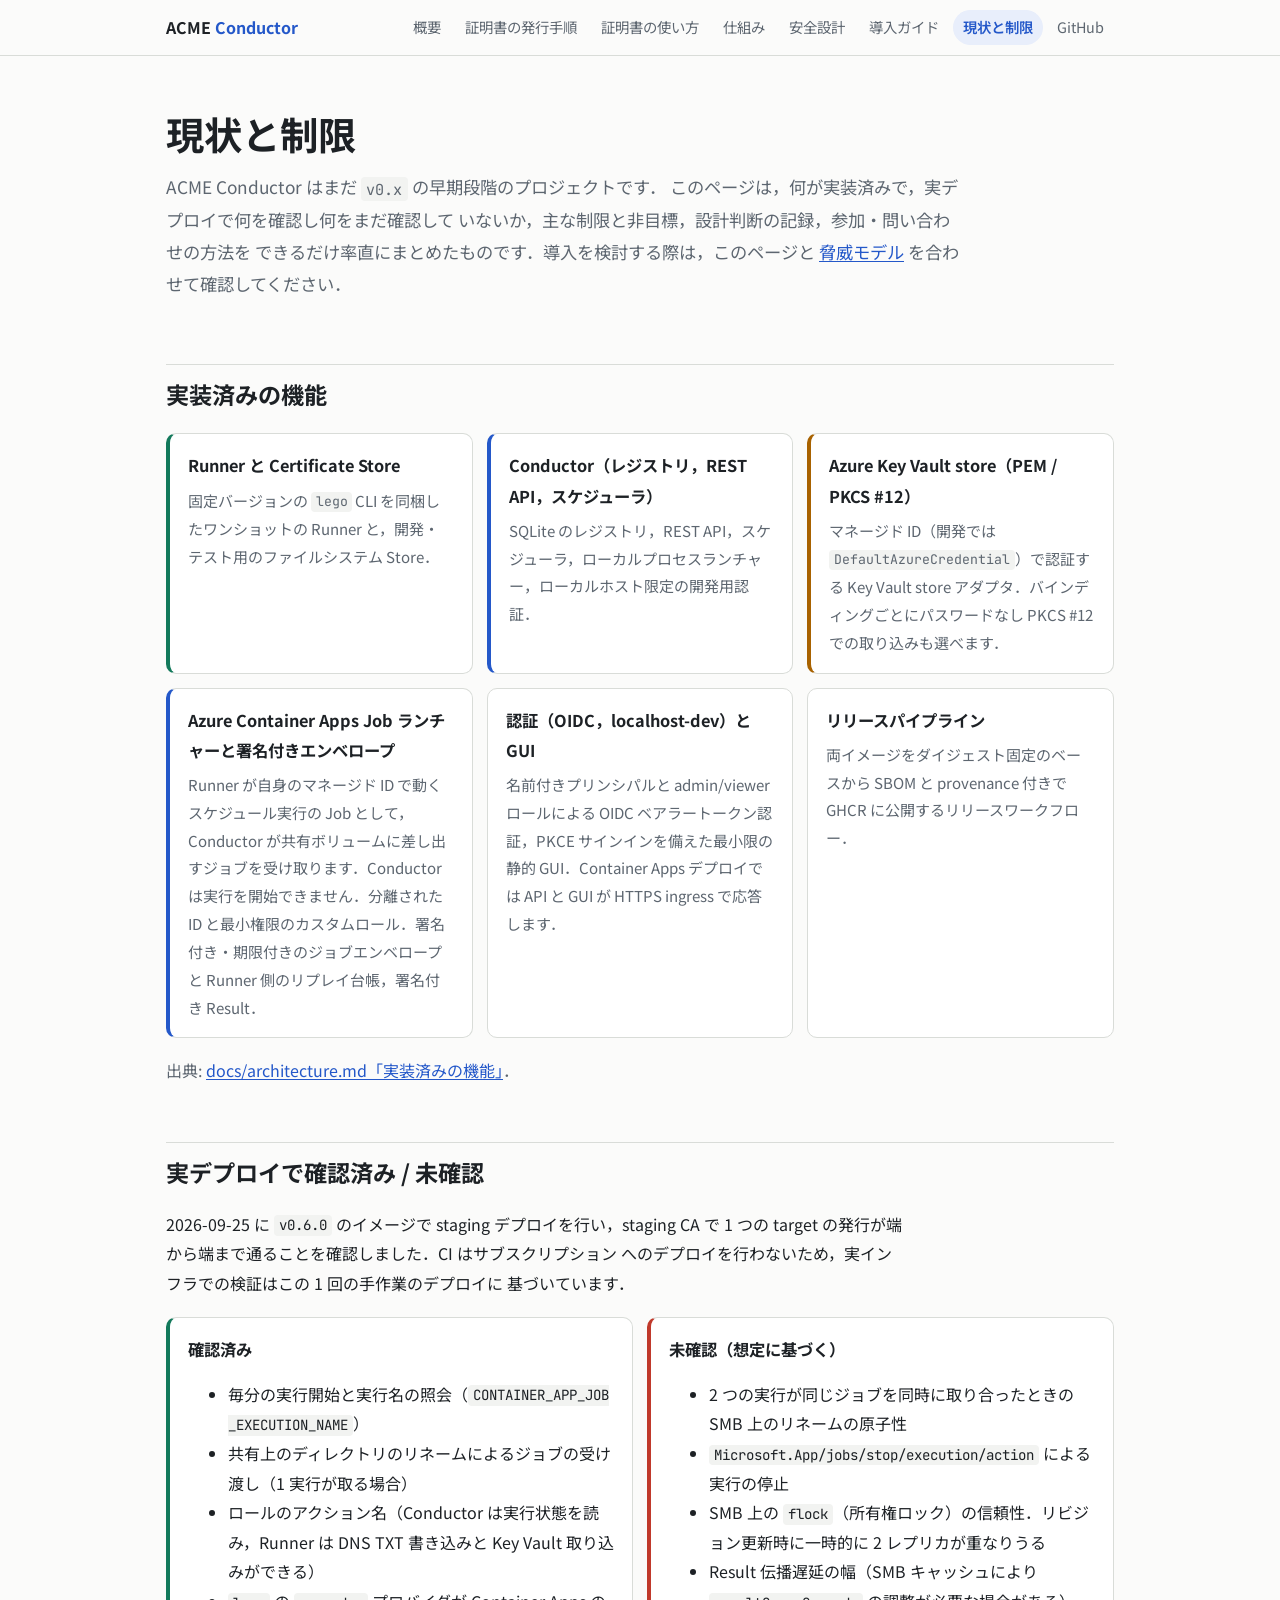
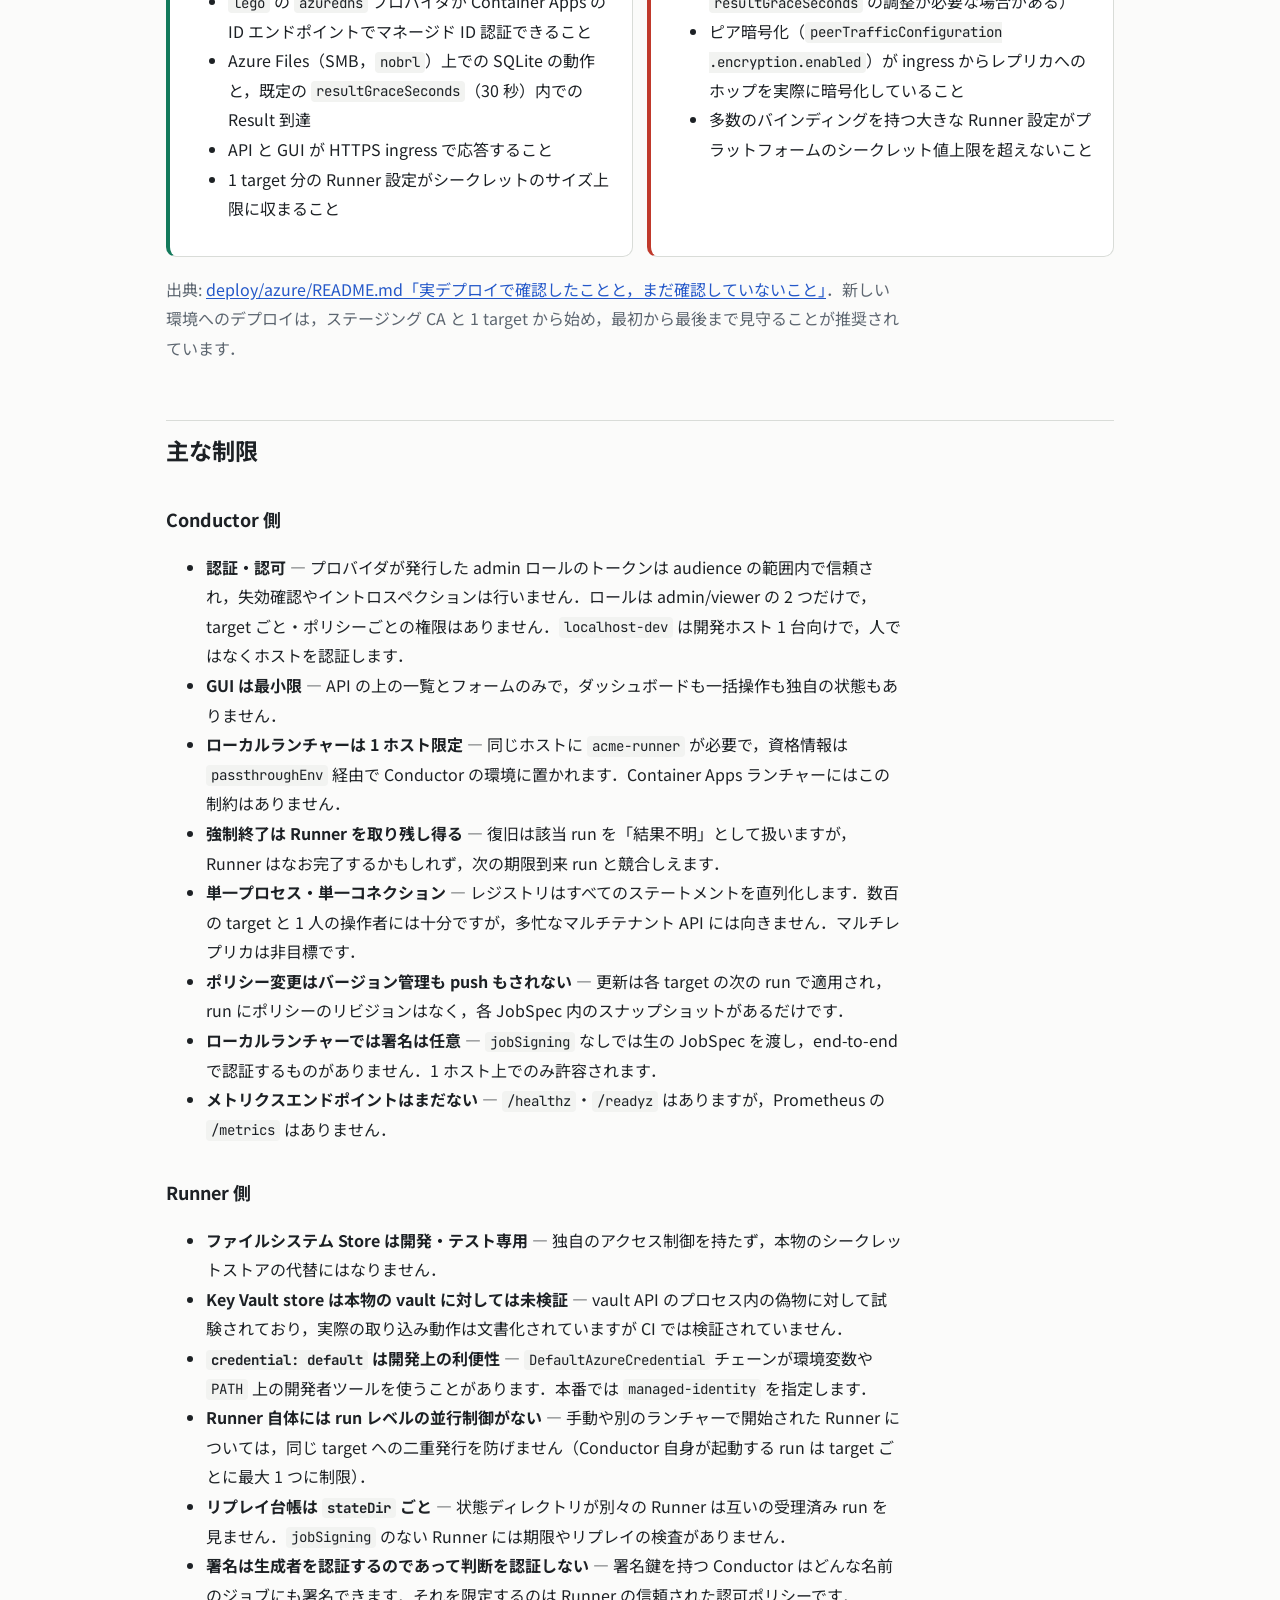
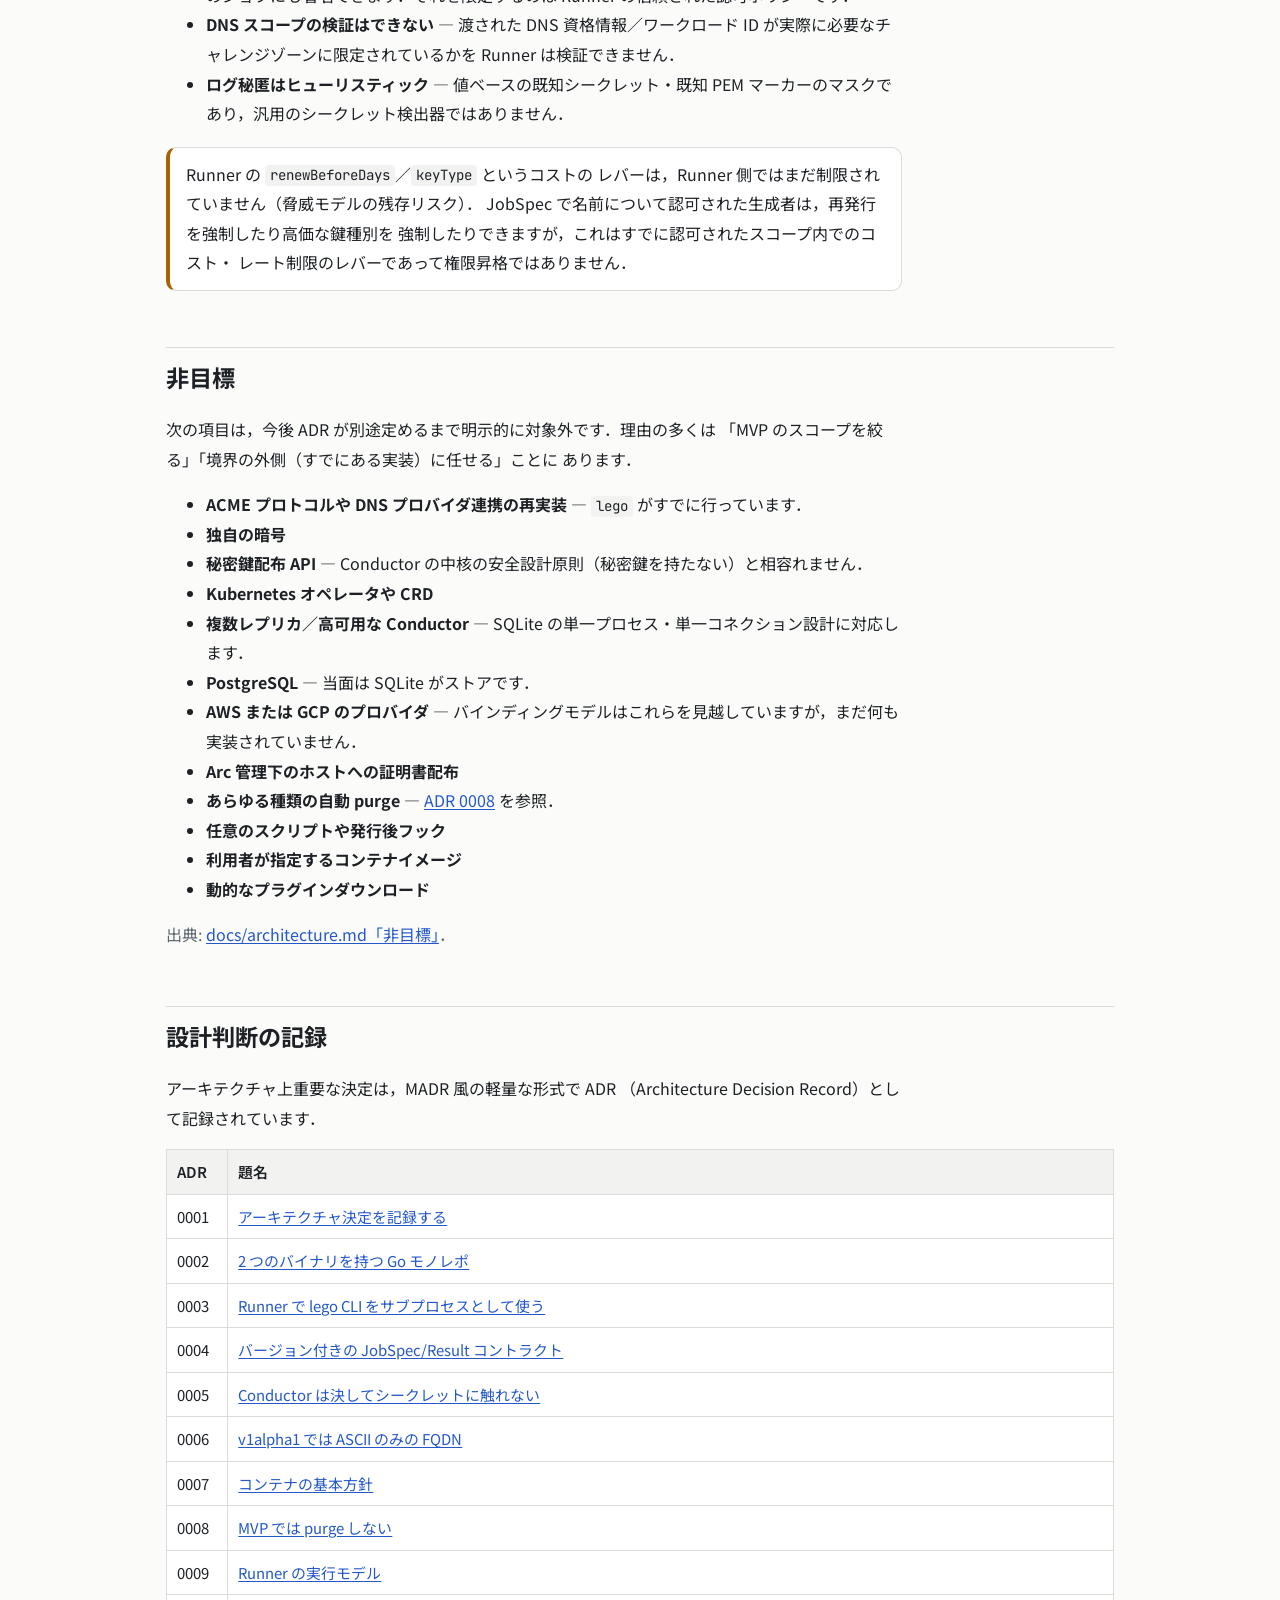
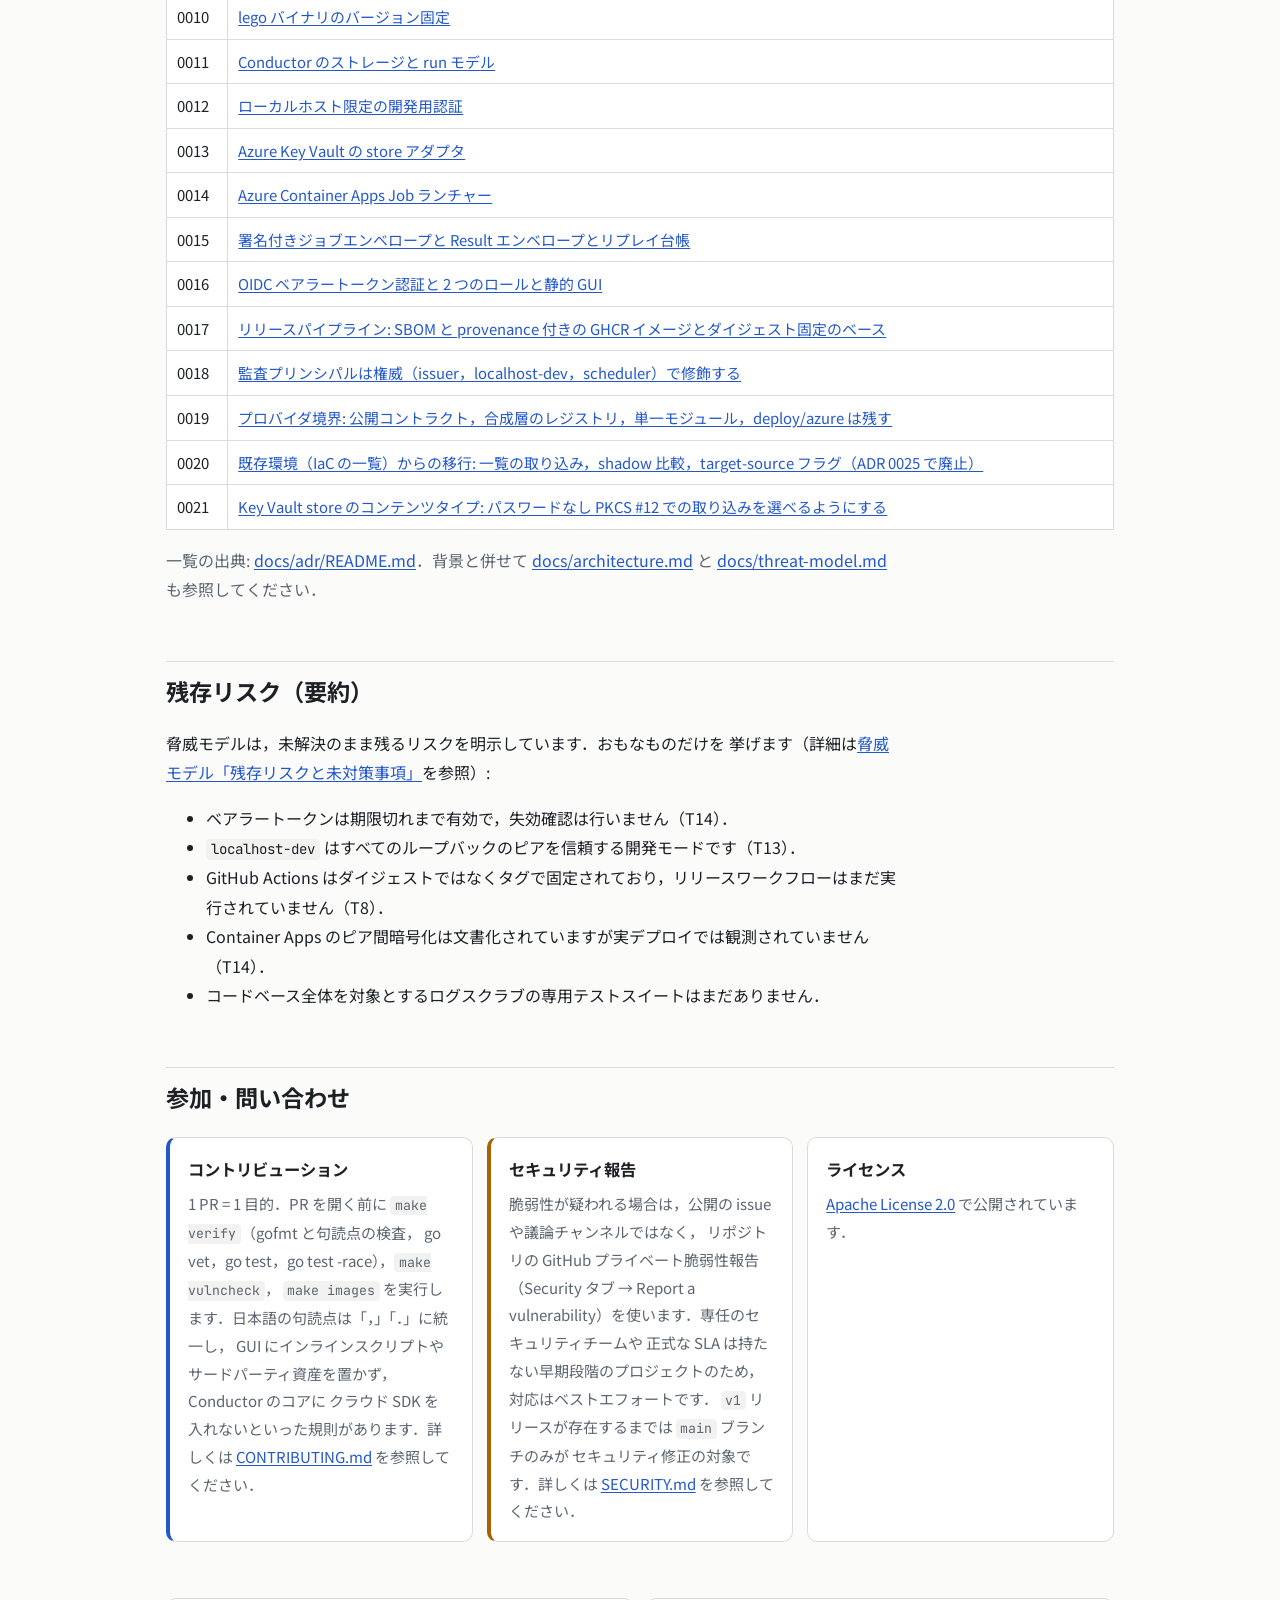
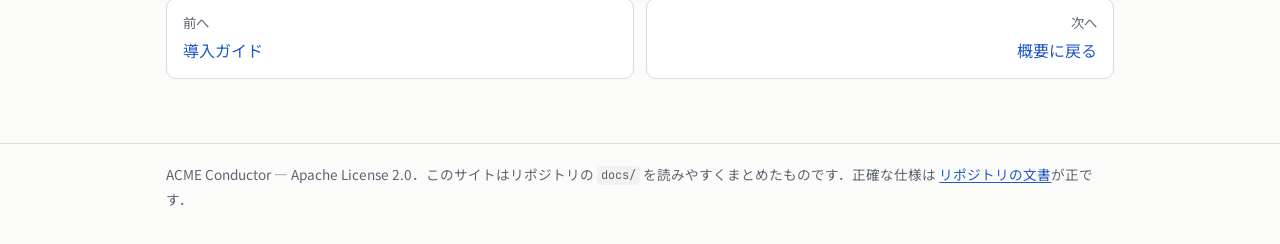
<file: site/status.html>
<!doctype html>
<html lang="ja">
<head>
<meta charset="utf-8">
<meta name="viewport" content="width=device-width, initial-scale=1">
<title>現状と制限 — ACME Conductor</title>
<meta name="description" content="ACME Conductor の実装済みの機能，実デプロイで確認したことと未確認のこと，主な制限，非目標，設計判断の記録（ADR），参加・問い合わせ方法をまとめます．プロジェクトは v0.x の早期段階です．">
<link rel="preconnect" href="https://fonts.googleapis.com">
<link rel="preconnect" href="https://fonts.gstatic.com" crossorigin>
<link href="https://fonts.googleapis.com/css2?family=Noto+Sans+JP:wght@400;600;700&family=JetBrains+Mono&display=swap" rel="stylesheet">
<link rel="stylesheet" href="style.css">
</head>
<body>
<header class="site-header">
  <div class="inner">
    <a class="brand" href="index.html">ACME <span>Conductor</span></a>
    <nav class="nav" aria-label="ページ">
      <a href="index.html">概要</a>
      <a href="upki-guide.html">証明書の発行手順</a>
      <a href="certificate-usage.html">証明書の使い方</a>
      <a href="how-it-works.html">仕組み</a>
      <a href="security.html">安全設計</a>
      <a href="deploy.html">導入ガイド</a>
      <a href="status.html" aria-current="page">現状と制限</a>
      <a href="https://github.com/CITS-NUE/acme-conductor">GitHub</a>
    </nav>
  </div>
</header>

<main>
  <section class="hero">
    <h1>現状と制限</h1>
    <p class="lead">
      ACME Conductor はまだ <code>v0.x</code> の早期段階のプロジェクトです．
      このページは，何が実装済みで，実デプロイで何を確認し何をまだ確認して
      いないか，主な制限と非目標，設計判断の記録，参加・問い合わせの方法を
      できるだけ率直にまとめたものです．導入を検討する際は，このページと
      <a href="https://github.com/CITS-NUE/acme-conductor/blob/main/docs/threat-model.md">脅威モデル</a>
      を合わせて確認してください．
    </p>
  </section>

  <h2 id="implemented">実装済みの機能</h2>
  <div class="cards">
    <div class="card dp">
      <h3>Runner と Certificate Store</h3>
      <p>固定バージョンの <code>lego</code> CLI を同梱したワンショットの Runner と，開発・テスト用のファイルシステム Store．</p>
    </div>
    <div class="card cp">
      <h3>Conductor（レジストリ，REST API，スケジューラ）</h3>
      <p>SQLite のレジストリ，REST API，スケジューラ，ローカルプロセスランチャー，ローカルホスト限定の開発用認証．</p>
    </div>
    <div class="card secret">
      <h3>Azure Key Vault store（PEM / PKCS #12）</h3>
      <p>マネージド ID（開発では <code>DefaultAzureCredential</code>）で認証する Key Vault store アダプタ．バインディングごとにパスワードなし PKCS #12 での取り込みも選べます．</p>
    </div>
    <div class="card cp">
      <h3>Azure Container Apps Job ランチャーと署名付きエンベロープ</h3>
      <p>Runner が自身のマネージド ID で動くスケジュール実行の Job として，Conductor が共有ボリュームに差し出すジョブを受け取ります．Conductor は実行を開始できません．分離された ID と最小権限のカスタムロール．署名付き・期限付きのジョブエンベロープと Runner 側のリプレイ台帳，署名付き Result．</p>
    </div>
    <div class="card">
      <h3>認証（OIDC，localhost-dev）と GUI</h3>
      <p>名前付きプリンシパルと admin/viewer ロールによる OIDC ベアラートークン認証，PKCE サインインを備えた最小限の静的 GUI．Container Apps デプロイでは API と GUI が HTTPS ingress で応答します．</p>
    </div>
    <div class="card">
      <h3>リリースパイプライン</h3>
      <p>両イメージをダイジェスト固定のベースから SBOM と provenance 付きで GHCR に公開するリリースワークフロー．</p>
    </div>
  </div>
  <p class="muted">出典: <a href="https://github.com/CITS-NUE/acme-conductor/blob/main/docs/architecture.md#実装済みの機能">docs/architecture.md「実装済みの機能」</a>．</p>

  <h2 id="verified">実デプロイで確認済み / 未確認</h2>
  <p>
    2026-09-25 に <code>v0.6.0</code> のイメージで staging デプロイを行い，staging CA で
    1 つの target の発行が端から端まで通ることを確認しました．CI はサブスクリプション
    へのデプロイを行わないため，実インフラでの検証はこの 1 回の手作業のデプロイに
    基づいています．
  </p>
  <div class="cards">
    <div class="card dp">
      <h3>確認済み</h3>
      <ul>
        <li>毎分の実行開始と実行名の照会（<code>CONTAINER_APP_JOB<wbr>_EXECUTION_NAME</code>）</li>
        <li>共有上のディレクトリのリネームによるジョブの受け渡し（1 実行が取る場合）</li>
        <li>ロールのアクション名（Conductor は実行状態を読み，Runner は DNS TXT 書き込みと Key Vault 取り込みができる）</li>
        <li><code>lego</code> の <code>azuredns</code> プロバイダが Container Apps の ID エンドポイントでマネージド ID 認証できること</li>
        <li>Azure Files（SMB，<code>nobrl</code>）上での SQLite の動作と，既定の <code>resultGraceSeconds</code>（30 秒）内での Result 到達</li>
        <li>API と GUI が HTTPS ingress で応答すること</li>
        <li>1 target 分の Runner 設定がシークレットのサイズ上限に収まること</li>
      </ul>
    </div>
    <div class="card danger">
      <h3>未確認（想定に基づく）</h3>
      <ul>
        <li>2 つの実行が同じジョブを同時に取り合ったときの SMB 上のリネームの原子性</li>
        <li><code>Microsoft.App/jobs/<wbr>stop/execution/action</code> による実行の停止</li>
        <li>SMB 上の <code>flock</code>（所有権ロック）の信頼性．リビジョン更新時に一時的に 2 レプリカが重なりうる</li>
        <li>Result 伝播遅延の幅（SMB キャッシュにより <code>resultGraceSeconds</code> の調整が必要な場合がある）</li>
        <li>ピア暗号化（<code>peerTrafficConfiguration<wbr>.encryption.enabled</code>）が ingress からレプリカへのホップを実際に暗号化していること</li>
        <li>多数のバインディングを持つ大きな Runner 設定がプラットフォームのシークレット値上限を超えないこと</li>
      </ul>
    </div>
  </div>
  <p class="muted">出典: <a href="https://github.com/CITS-NUE/acme-conductor/blob/main/deploy/azure/README.md#実デプロイで確認したこととまだ確認していないこと">deploy/azure/README.md「実デプロイで確認したことと，まだ確認していないこと」</a>．新しい環境へのデプロイは，ステージング CA と 1 target から始め，最初から最後まで見守ることが推奨されています．</p>

  <h2 id="limits">主な制限</h2>

  <h3>Conductor 側</h3>
  <ul>
    <li><strong>認証・認可</strong> — プロバイダが発行した admin ロールのトークンは audience の範囲内で信頼され，失効確認やイントロスペクションは行いません．ロールは admin/viewer の 2 つだけで，target ごと・ポリシーごとの権限はありません．<code>localhost-dev</code> は開発ホスト 1 台向けで，人ではなくホストを認証します．</li>
    <li><strong>GUI は最小限</strong> — API の上の一覧とフォームのみで，ダッシュボードも一括操作も独自の状態もありません．</li>
    <li><strong>ローカルランチャーは 1 ホスト限定</strong> — 同じホストに <code>acme-runner</code> が必要で，資格情報は <code>passthroughEnv</code> 経由で Conductor の環境に置かれます．Container Apps ランチャーにはこの制約はありません．</li>
    <li><strong>強制終了は Runner を取り残し得る</strong> — 復旧は該当 run を「結果不明」として扱いますが，Runner はなお完了するかもしれず，次の期限到来 run と競合しえます．</li>
    <li><strong>単一プロセス・単一コネクション</strong> — レジストリはすべてのステートメントを直列化します．数百の target と 1 人の操作者には十分ですが，多忙なマルチテナント API には向きません．マルチレプリカは非目標です．</li>
    <li><strong>ポリシー変更はバージョン管理も push もされない</strong> — 更新は各 target の次の run で適用され，run にポリシーのリビジョンはなく，各 JobSpec 内のスナップショットがあるだけです．</li>
    <li><strong>ローカルランチャーでは署名は任意</strong> — <code>jobSigning</code> なしでは生の JobSpec を渡し，end-to-end で認証するものがありません．1 ホスト上でのみ許容されます．</li>
    <li><strong>メトリクスエンドポイントはまだない</strong> — <code>/healthz</code>・<code>/readyz</code> はありますが，Prometheus の <code>/metrics</code> はありません．</li>
  </ul>

  <h3>Runner 側</h3>
  <ul>
    <li><strong>ファイルシステム Store は開発・テスト専用</strong> — 独自のアクセス制御を持たず，本物のシークレットストアの代替にはなりません．</li>
    <li><strong>Key Vault store は本物の vault に対しては未検証</strong> — vault API のプロセス内の偽物に対して試験されており，実際の取り込み動作は文書化されていますが CI では検証されていません．</li>
    <li><strong><code>credential: default</code> は開発上の利便性</strong> — <code>DefaultAzureCredential</code> チェーンが環境変数や <code>PATH</code> 上の開発者ツールを使うことがあります．本番では <code>managed-identity</code> を指定します．</li>
    <li><strong>Runner 自体には run レベルの並行制御がない</strong> — 手動や別のランチャーで開始された Runner については，同じ target への二重発行を防げません（Conductor 自身が起動する run は target ごとに最大 1 つに制限）．</li>
    <li><strong>リプレイ台帳は <code>stateDir</code> ごと</strong> — 状態ディレクトリが別々の Runner は互いの受理済み run を見ません．<code>jobSigning</code> のない Runner には期限やリプレイの検査がありません．</li>
    <li><strong>署名は生成者を認証するのであって判断を認証しない</strong> — 署名鍵を持つ Conductor はどんな名前のジョブにも署名できます．それを限定するのは Runner の信頼された認可ポリシーです．</li>
    <li><strong>DNS スコープの検証はできない</strong> — 渡された DNS 資格情報／ワークロード ID が実際に必要なチャレンジゾーンに限定されているかを Runner は検証できません．</li>
    <li><strong>ログ秘匿はヒューリスティック</strong> — 値ベースの既知シークレット・既知 PEM マーカーのマスクであり，汎用のシークレット検出器ではありません．</li>
  </ul>

  <div class="callout warn">
    <p>
      Runner の <code>renewBeforeDays</code>／<code>keyType</code> というコストの
      レバーは，Runner 側ではまだ制限されていません（脅威モデルの残存リスク）．
      JobSpec で名前について認可された生成者は，再発行を強制したり高価な鍵種別を
      強制したりできますが，これはすでに認可されたスコープ内でのコスト・
      レート制限のレバーであって権限昇格ではありません．
    </p>
  </div>

  <h2 id="non-goals">非目標</h2>
  <p>
    次の項目は，今後 ADR が別途定めるまで明示的に対象外です．理由の多くは
    「MVP のスコープを絞る」「境界の外側（すでにある実装）に任せる」ことに
    あります．
  </p>
  <ul>
    <li><strong>ACME プロトコルや DNS プロバイダ連携の再実装</strong> — <code>lego</code> がすでに行っています．</li>
    <li><strong>独自の暗号</strong></li>
    <li><strong>秘密鍵配布 API</strong> — Conductor の中核の安全設計原則（秘密鍵を持たない）と相容れません．</li>
    <li><strong>Kubernetes オペレータや CRD</strong></li>
    <li><strong>複数レプリカ／高可用な Conductor</strong> — SQLite の単一プロセス・単一コネクション設計に対応します．</li>
    <li><strong>PostgreSQL</strong> — 当面は SQLite がストアです．</li>
    <li><strong>AWS または GCP のプロバイダ</strong> — バインディングモデルはこれらを見越していますが，まだ何も実装されていません．</li>
    <li><strong>Arc 管理下のホストへの証明書配布</strong></li>
    <li><strong>あらゆる種類の自動 purge</strong> — <a href="https://github.com/CITS-NUE/acme-conductor/blob/main/docs/adr/0008-no-purge-in-mvp.md">ADR 0008</a> を参照．</li>
    <li><strong>任意のスクリプトや発行後フック</strong></li>
    <li><strong>利用者が指定するコンテナイメージ</strong></li>
    <li><strong>動的なプラグインダウンロード</strong></li>
  </ul>
  <p class="muted">出典: <a href="https://github.com/CITS-NUE/acme-conductor/blob/main/docs/architecture.md#非目標">docs/architecture.md「非目標」</a>．</p>

  <h2 id="adr">設計判断の記録</h2>
  <p>
    アーキテクチャ上重要な決定は，MADR 風の軽量な形式で ADR
    （Architecture Decision Record）として記録されています．
  </p>
  <div class="table-wrap">
    <table>
      <thead><tr><th>ADR</th><th>題名</th></tr></thead>
      <tbody>
        <tr><td>0001</td><td><a href="https://github.com/CITS-NUE/acme-conductor/blob/main/docs/adr/0001-record-architecture-decisions.md">アーキテクチャ決定を記録する</a></td></tr>
        <tr><td>0002</td><td><a href="https://github.com/CITS-NUE/acme-conductor/blob/main/docs/adr/0002-go-monorepo-with-two-binaries.md">2 つのバイナリを持つ Go モノレポ</a></td></tr>
        <tr><td>0003</td><td><a href="https://github.com/CITS-NUE/acme-conductor/blob/main/docs/adr/0003-use-lego-cli-as-subprocess-in-runner.md">Runner で lego CLI をサブプロセスとして使う</a></td></tr>
        <tr><td>0004</td><td><a href="https://github.com/CITS-NUE/acme-conductor/blob/main/docs/adr/0004-versioned-jobspec-result-contract.md">バージョン付きの JobSpec/Result コントラクト</a></td></tr>
        <tr><td>0005</td><td><a href="https://github.com/CITS-NUE/acme-conductor/blob/main/docs/adr/0005-conductor-never-touches-secrets.md">Conductor は決してシークレットに触れない</a></td></tr>
        <tr><td>0006</td><td><a href="https://github.com/CITS-NUE/acme-conductor/blob/main/docs/adr/0006-ascii-only-fqdn-in-v1alpha1.md">v1alpha1 では ASCII のみの FQDN</a></td></tr>
        <tr><td>0007</td><td><a href="https://github.com/CITS-NUE/acme-conductor/blob/main/docs/adr/0007-container-baseline.md">コンテナの基本方針</a></td></tr>
        <tr><td>0008</td><td><a href="https://github.com/CITS-NUE/acme-conductor/blob/main/docs/adr/0008-no-purge-in-mvp.md">MVP では purge しない</a></td></tr>
        <tr><td>0009</td><td><a href="https://github.com/CITS-NUE/acme-conductor/blob/main/docs/adr/0009-runner-execution-model.md">Runner の実行モデル</a></td></tr>
        <tr><td>0010</td><td><a href="https://github.com/CITS-NUE/acme-conductor/blob/main/docs/adr/0010-pinned-lego-binary.md">lego バイナリのバージョン固定</a></td></tr>
        <tr><td>0011</td><td><a href="https://github.com/CITS-NUE/acme-conductor/blob/main/docs/adr/0011-conductor-storage-and-run-model.md">Conductor のストレージと run モデル</a></td></tr>
        <tr><td>0012</td><td><a href="https://github.com/CITS-NUE/acme-conductor/blob/main/docs/adr/0012-localhost-only-dev-auth.md">ローカルホスト限定の開発用認証</a></td></tr>
        <tr><td>0013</td><td><a href="https://github.com/CITS-NUE/acme-conductor/blob/main/docs/adr/0013-azure-key-vault-store-adapter.md">Azure Key Vault の store アダプタ</a></td></tr>
        <tr><td>0014</td><td><a href="https://github.com/CITS-NUE/acme-conductor/blob/main/docs/adr/0014-azure-container-apps-job-launcher.md">Azure Container Apps Job ランチャー</a></td></tr>
        <tr><td>0015</td><td><a href="https://github.com/CITS-NUE/acme-conductor/blob/main/docs/adr/0015-signed-job-envelope.md">署名付きジョブエンベロープと Result エンベロープとリプレイ台帳</a></td></tr>
        <tr><td>0016</td><td><a href="https://github.com/CITS-NUE/acme-conductor/blob/main/docs/adr/0016-oidc-bearer-auth-and-gui.md">OIDC ベアラートークン認証と 2 つのロールと静的 GUI</a></td></tr>
        <tr><td>0017</td><td><a href="https://github.com/CITS-NUE/acme-conductor/blob/main/docs/adr/0017-release-pipeline.md">リリースパイプライン: SBOM と provenance 付きの GHCR イメージとダイジェスト固定のベース</a></td></tr>
        <tr><td>0018</td><td><a href="https://github.com/CITS-NUE/acme-conductor/blob/main/docs/adr/0018-authority-qualified-principals.md">監査プリンシパルは権威（issuer，localhost-dev，scheduler）で修飾する</a></td></tr>
        <tr><td>0019</td><td><a href="https://github.com/CITS-NUE/acme-conductor/blob/main/docs/adr/0019-provider-boundary.md">プロバイダ境界: 公開コントラクト，合成層のレジストリ，単一モジュール，deploy/azure は残す</a></td></tr>
        <tr><td>0020</td><td><a href="https://github.com/CITS-NUE/acme-conductor/blob/main/docs/adr/0020-migration-from-cert-infra.md">既存環境（IaC の一覧）からの移行: 一覧の取り込み，shadow 比較，target-source フラグ（ADR 0025 で廃止）</a></td></tr>
        <tr><td>0021</td><td><a href="https://github.com/CITS-NUE/acme-conductor/blob/main/docs/adr/0021-keyvault-pkcs12-content-type.md">Key Vault store のコンテンツタイプ: パスワードなし PKCS #12 での取り込みを選べるようにする</a></td></tr>
      </tbody>
    </table>
  </div>
  <p class="muted">一覧の出典: <a href="https://github.com/CITS-NUE/acme-conductor/blob/main/docs/adr/README.md">docs/adr/README.md</a>．背景と併せて <a href="https://github.com/CITS-NUE/acme-conductor/blob/main/docs/architecture.md">docs/architecture.md</a> と <a href="https://github.com/CITS-NUE/acme-conductor/blob/main/docs/threat-model.md">docs/threat-model.md</a> も参照してください．</p>

  <h2 id="risks">残存リスク（要約）</h2>
  <p>
    脅威モデルは，未解決のまま残るリスクを明示しています．おもなものだけを
    挙げます（詳細は<a href="https://github.com/CITS-NUE/acme-conductor/blob/main/docs/threat-model.md#残存リスクと未対策事項">脅威モデル「残存リスクと未対策事項」</a>を参照）:
  </p>
  <ul>
    <li>ベアラートークンは期限切れまで有効で，失効確認は行いません（T14）．</li>
    <li><code>localhost-dev</code> はすべてのループバックのピアを信頼する開発モードです（T13）．</li>
    <li>GitHub Actions はダイジェストではなくタグで固定されており，リリースワークフローはまだ実行されていません（T8）．</li>
    <li>Container Apps のピア間暗号化は文書化されていますが実デプロイでは観測されていません（T14）．</li>
    <li>コードベース全体を対象とするログスクラブの専用テストスイートはまだありません．</li>
  </ul>

  <h2 id="contribute">参加・問い合わせ</h2>
  <div class="cards">
    <div class="card cp">
      <h3>コントリビューション</h3>
      <p>
        1 PR = 1 目的．PR を開く前に <code>make verify</code>（gofmt と句読点の検査，
        go vet，go test，go test -race），<code>make vulncheck</code>，
        <code>make images</code> を実行します．日本語の句読点は「，」「．」に統一し，
        GUI にインラインスクリプトやサードパーティ資産を置かず，Conductor のコアに
        クラウド SDK を入れないといった規則があります．詳しくは
        <a href="https://github.com/CITS-NUE/acme-conductor/blob/main/CONTRIBUTING.md">CONTRIBUTING.md</a>
        を参照してください．
      </p>
    </div>
    <div class="card secret">
      <h3>セキュリティ報告</h3>
      <p>
        脆弱性が疑われる場合は，公開の issue や議論チャンネルではなく，
        リポジトリの GitHub プライベート脆弱性報告（Security タブ →
        Report a vulnerability）を使います．専任のセキュリティチームや
        正式な SLA は持たない早期段階のプロジェクトのため，対応はベストエフォートです．
        <code>v1</code> リリースが存在するまでは <code>main</code> ブランチのみが
        セキュリティ修正の対象です．詳しくは
        <a href="https://github.com/CITS-NUE/acme-conductor/blob/main/SECURITY.md">SECURITY.md</a>
        を参照してください．
      </p>
    </div>
    <div class="card">
      <h3>ライセンス</h3>
      <p>
        <a href="https://github.com/CITS-NUE/acme-conductor/blob/main/LICENSE">Apache License 2.0</a>
        で公開されています．
      </p>
    </div>
  </div>

  <div class="next">
    <a href="deploy.html"><small>前へ</small>導入ガイド</a>
    <a class="fwd" href="index.html"><small>次へ</small>概要に戻る</a>
  </div>
</main>

<footer>
  <div class="inner">
    ACME Conductor — Apache License 2.0．このサイトはリポジトリの <code>docs/</code> を読みやすくまとめたものです．正確な仕様は
    <a href="https://github.com/CITS-NUE/acme-conductor/tree/main/docs">リポジトリの文書</a>が正です．
  </div>
</footer>
</body>
</html>
</file>
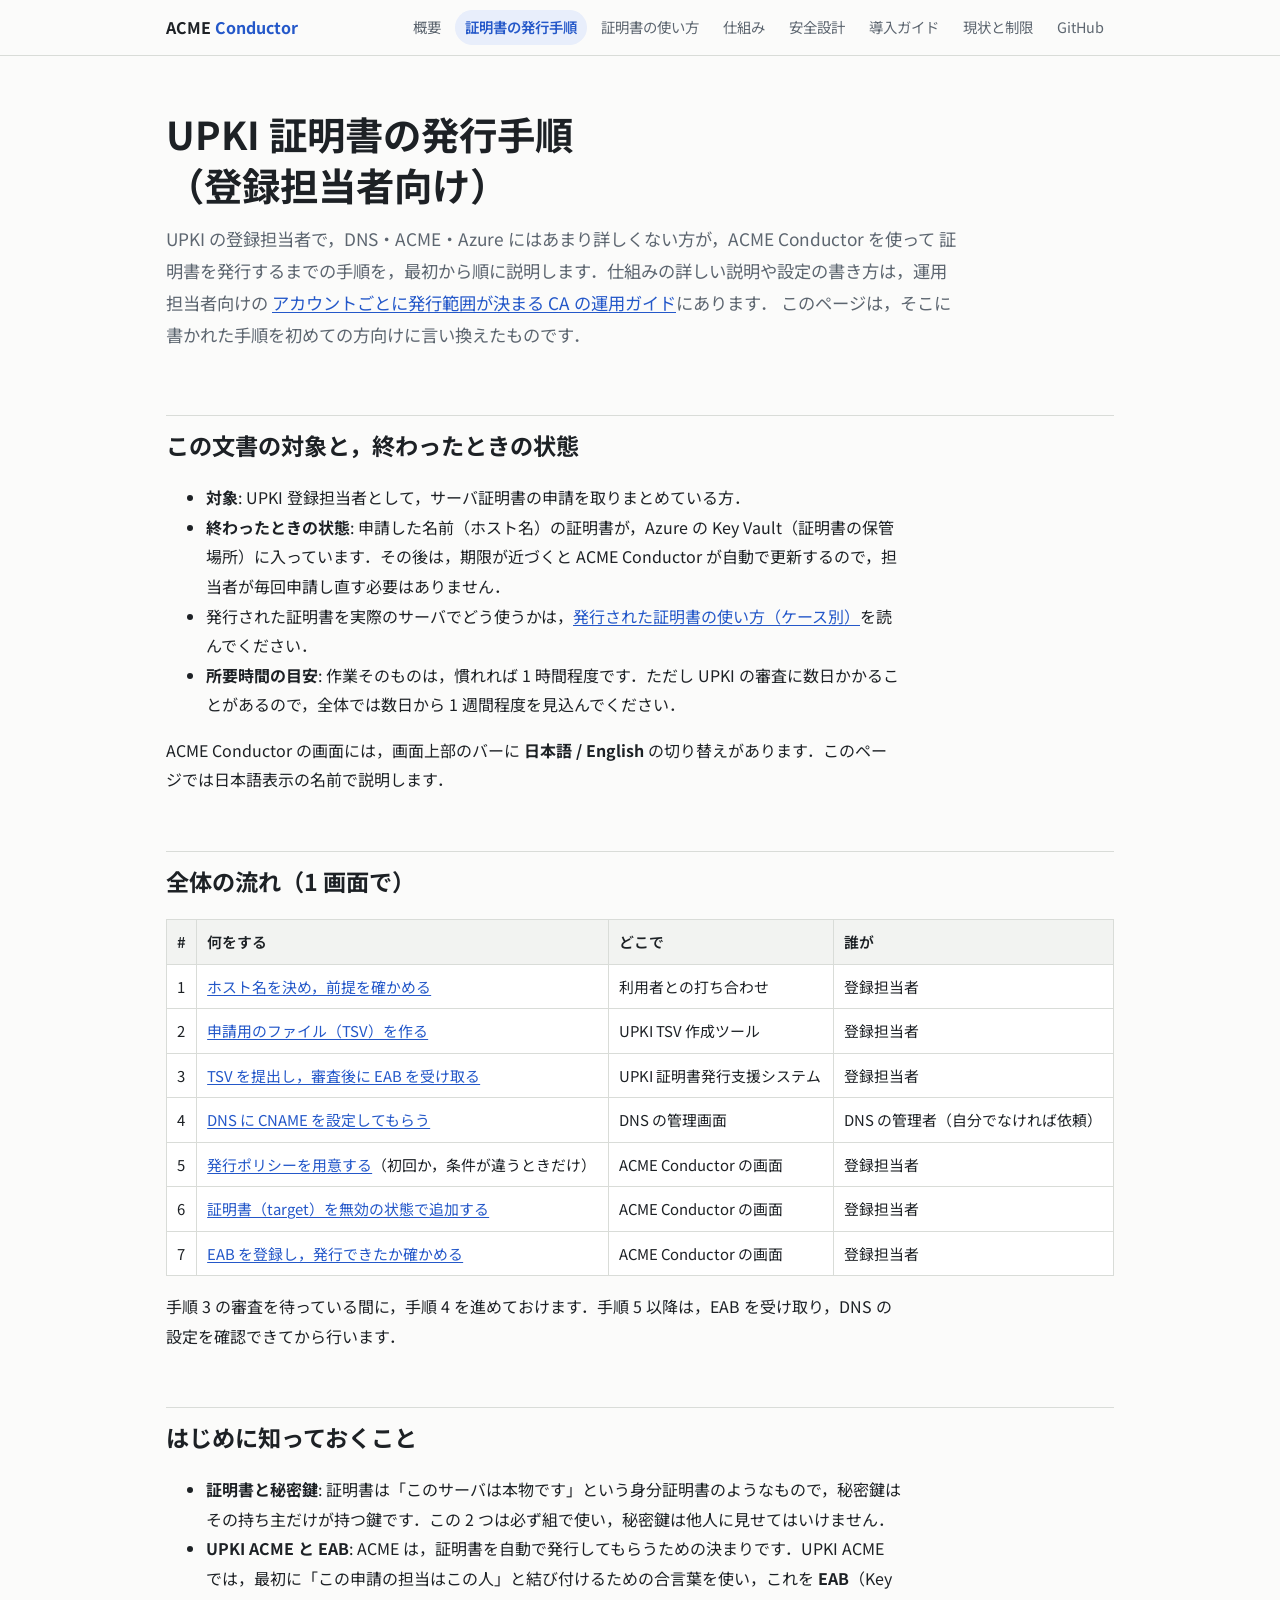
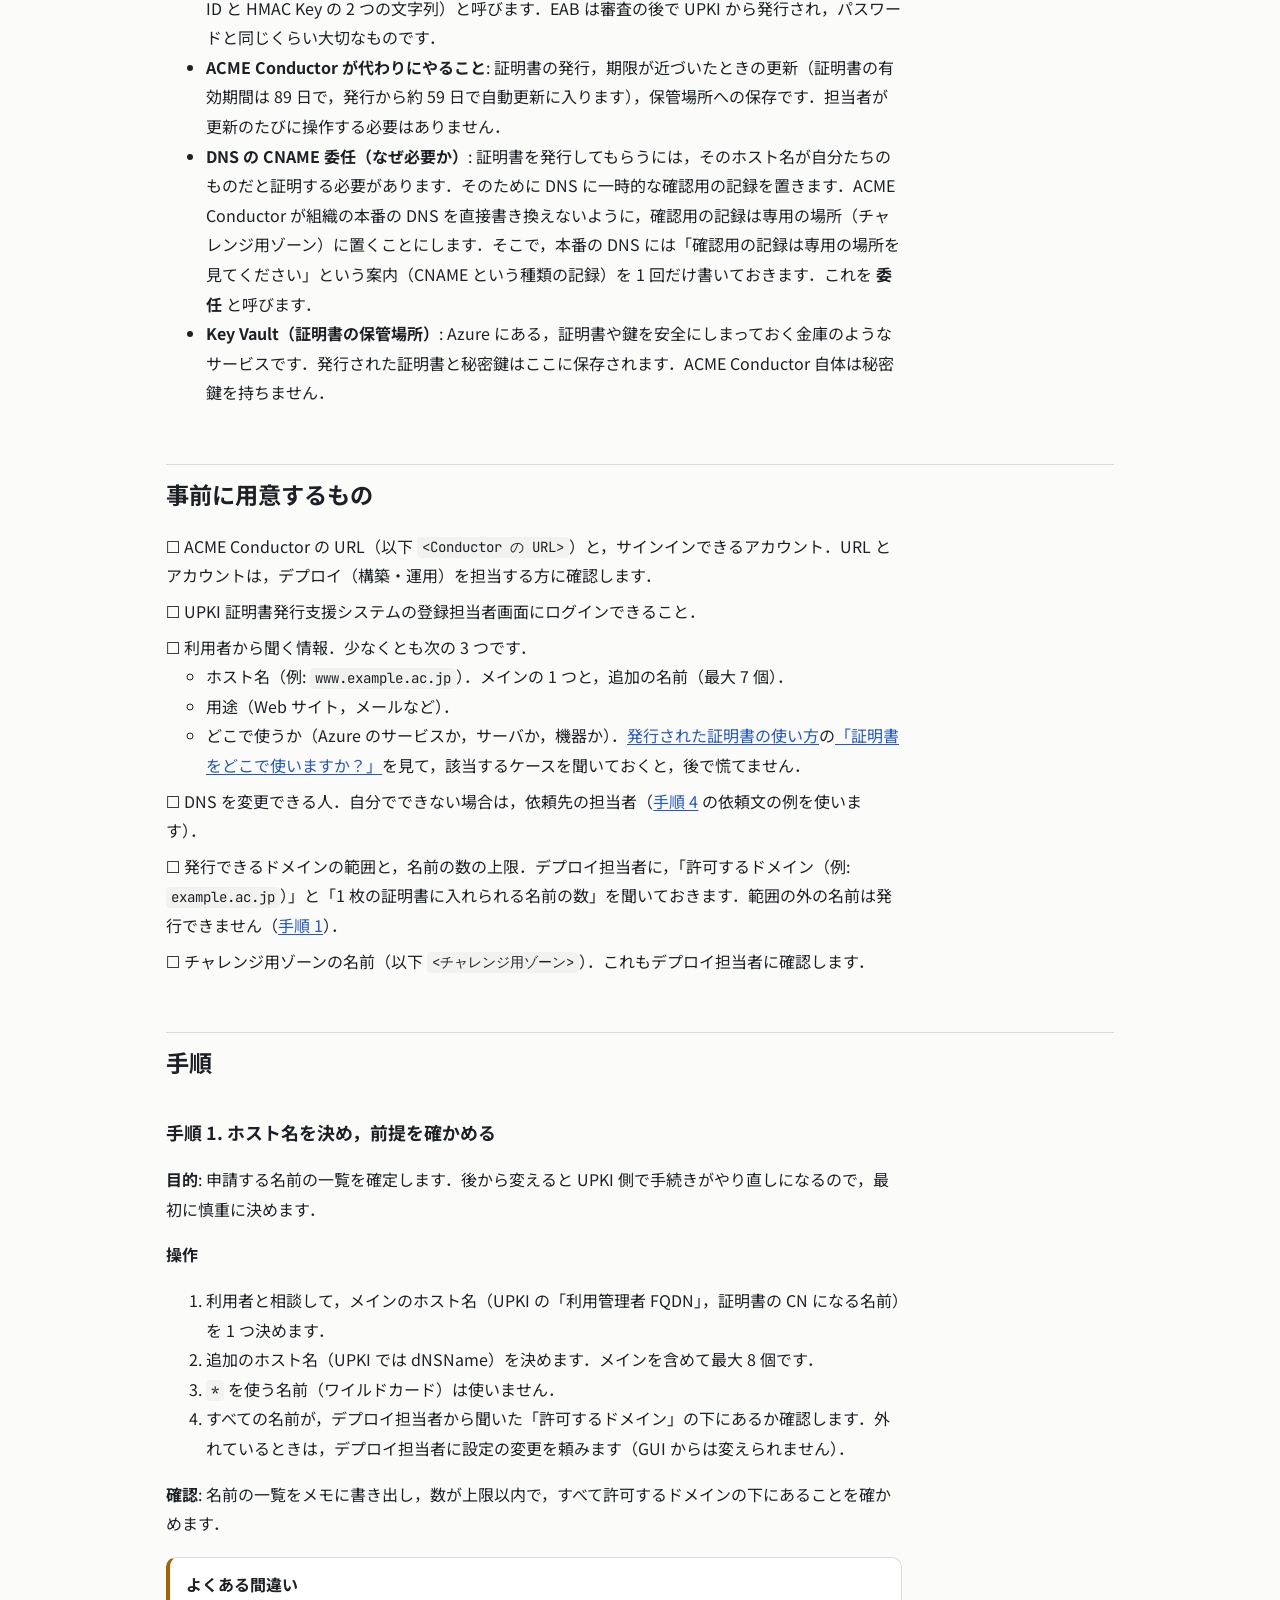
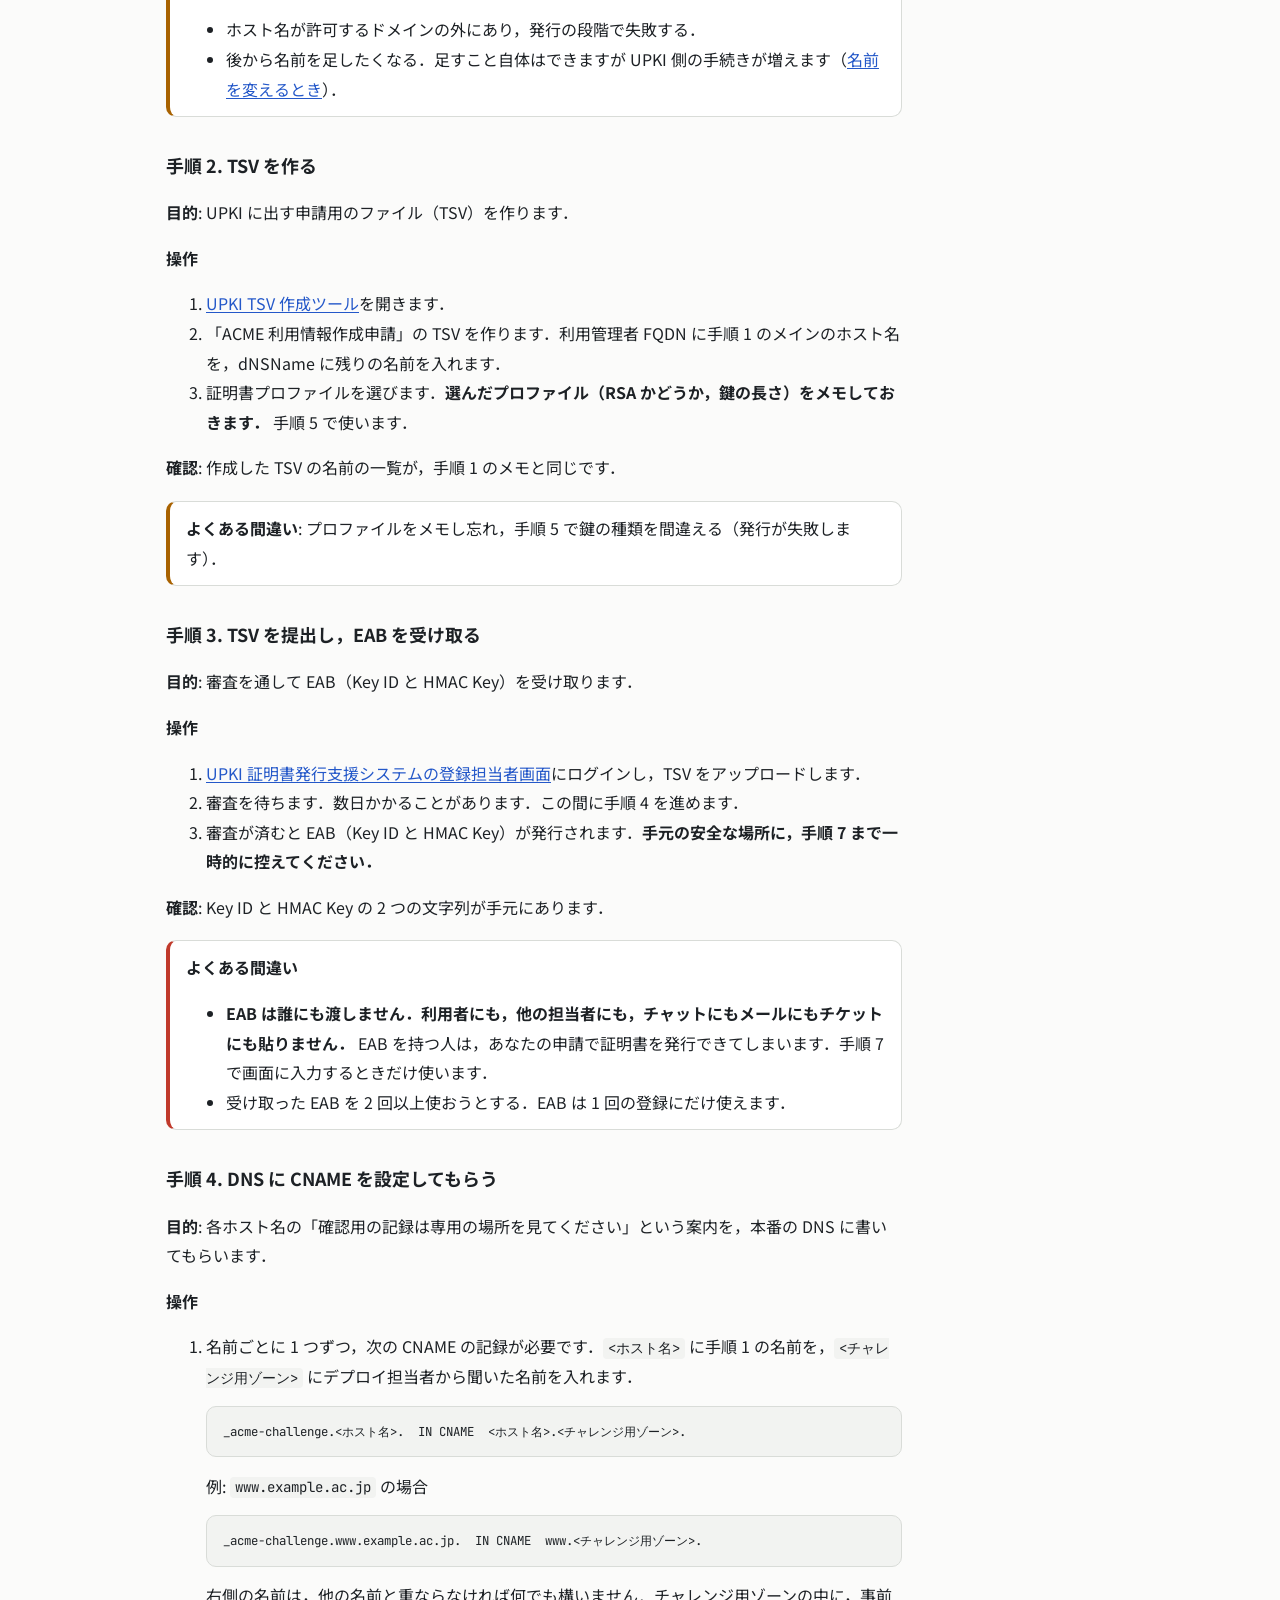
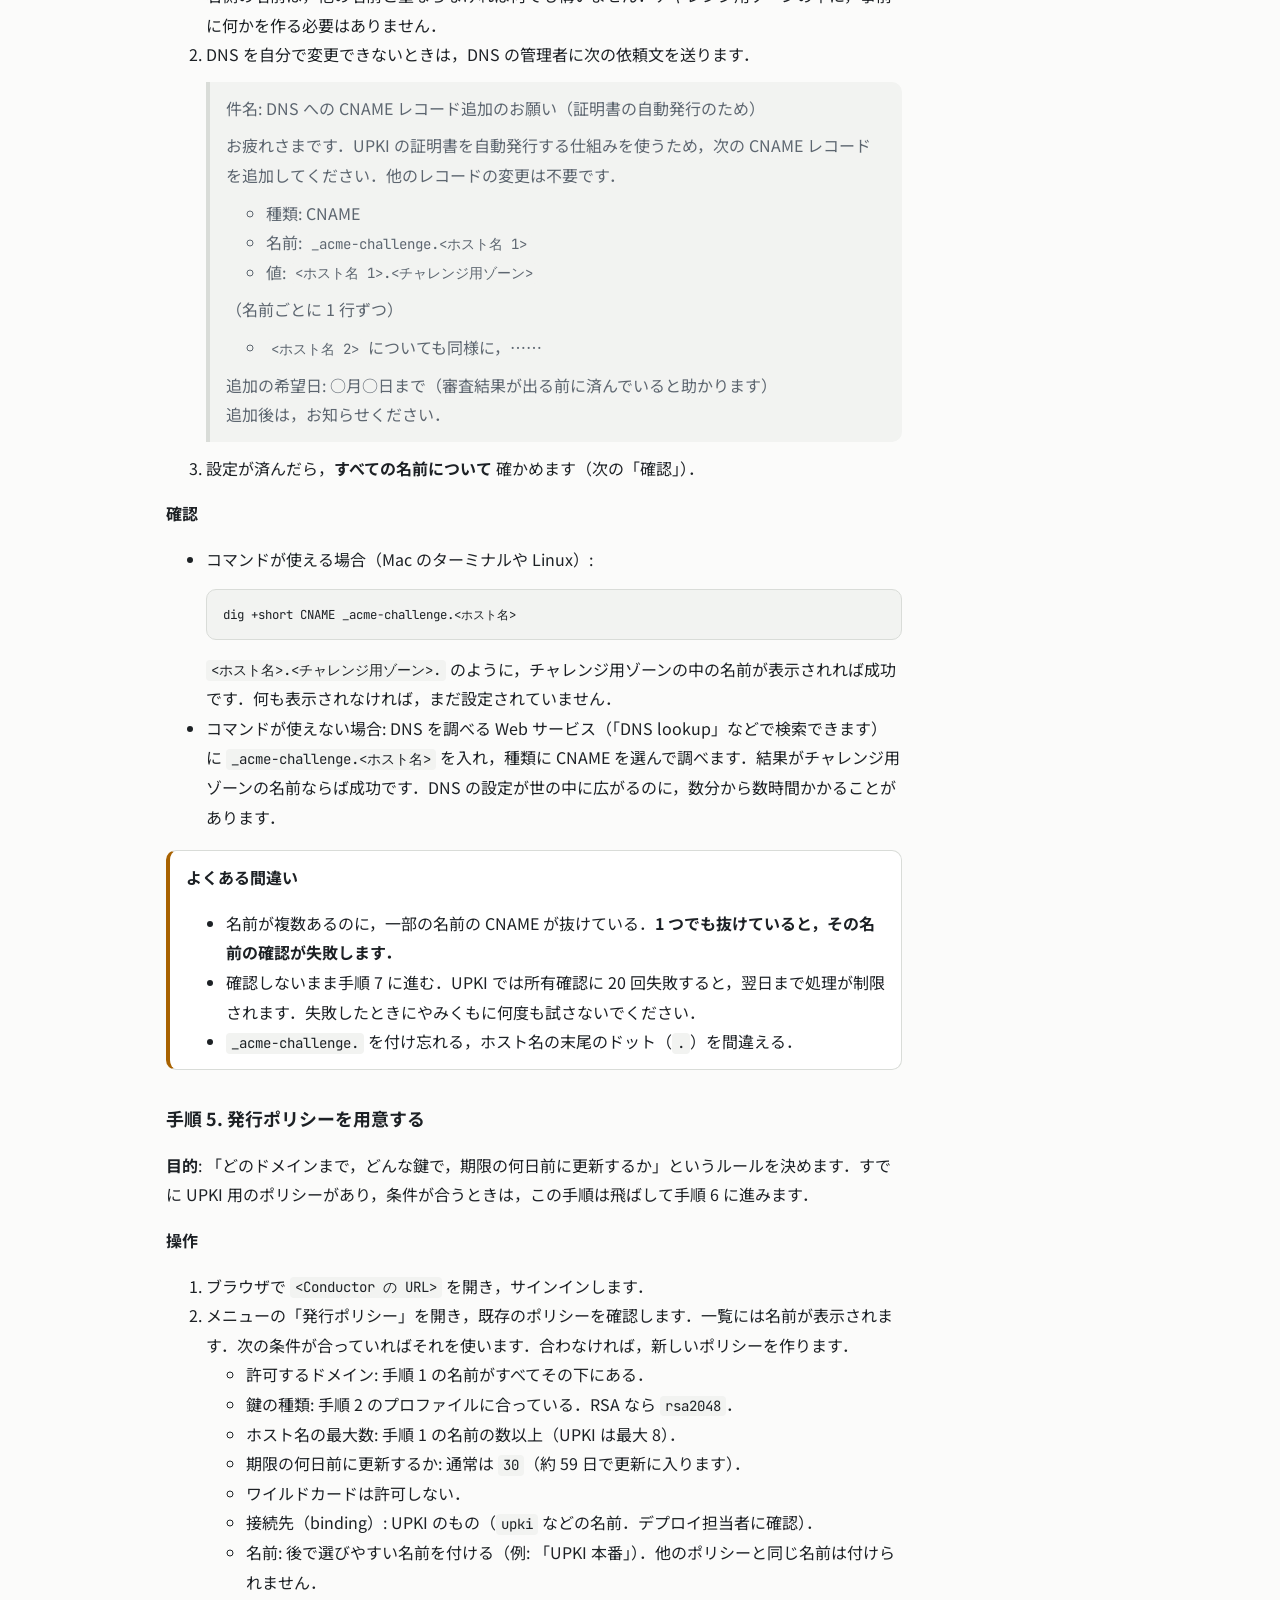
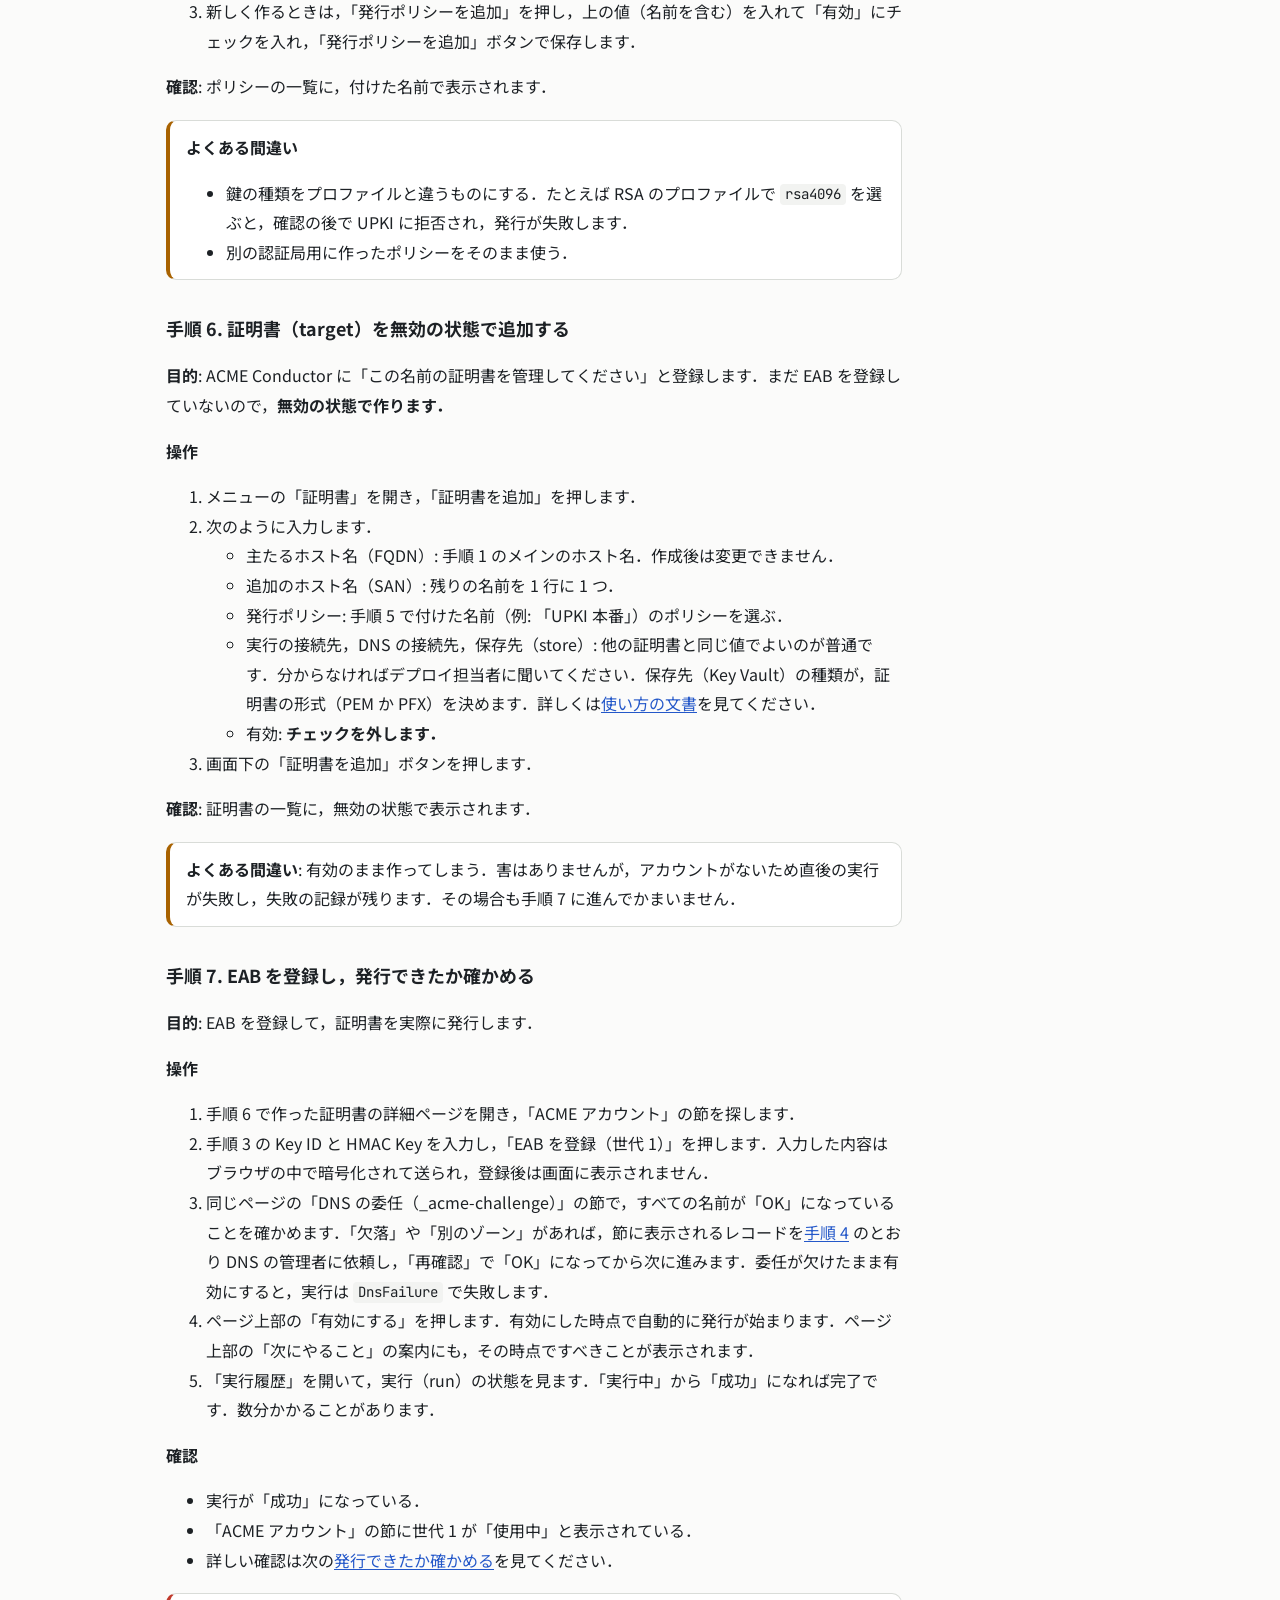
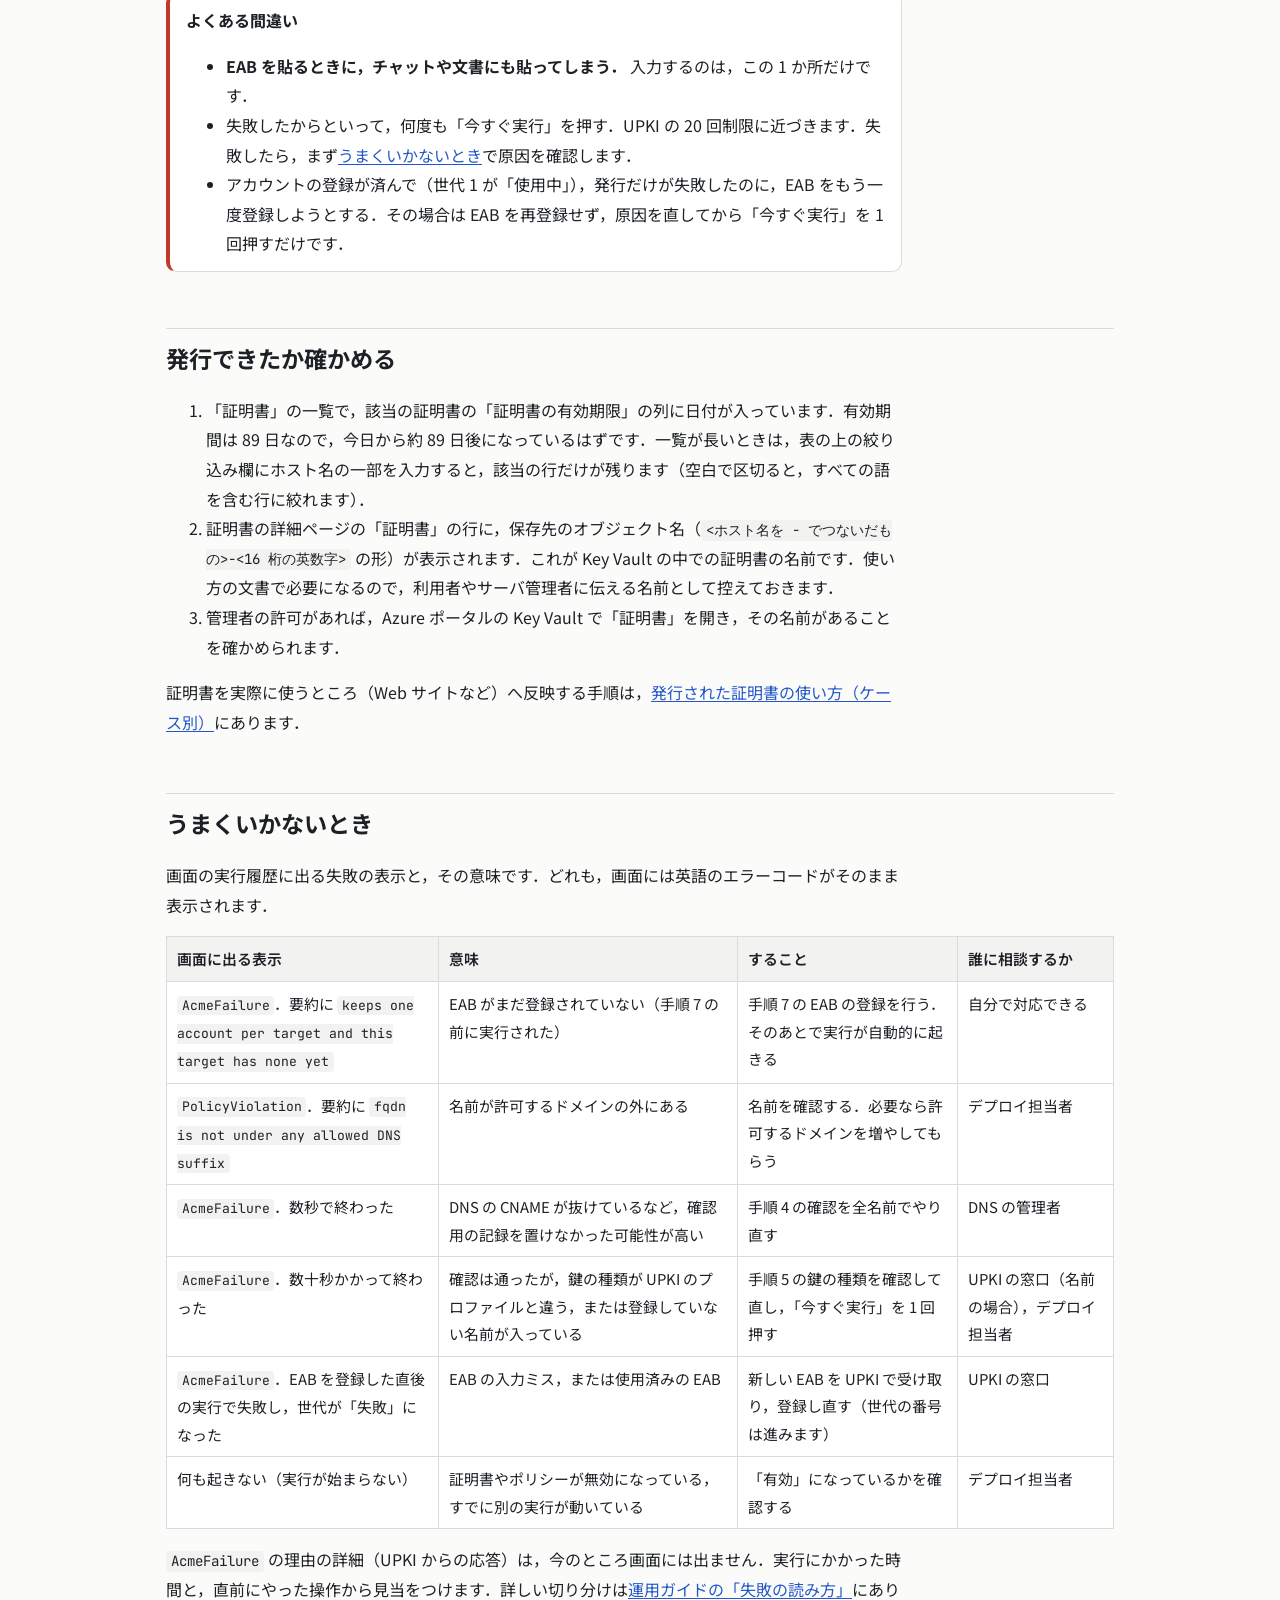
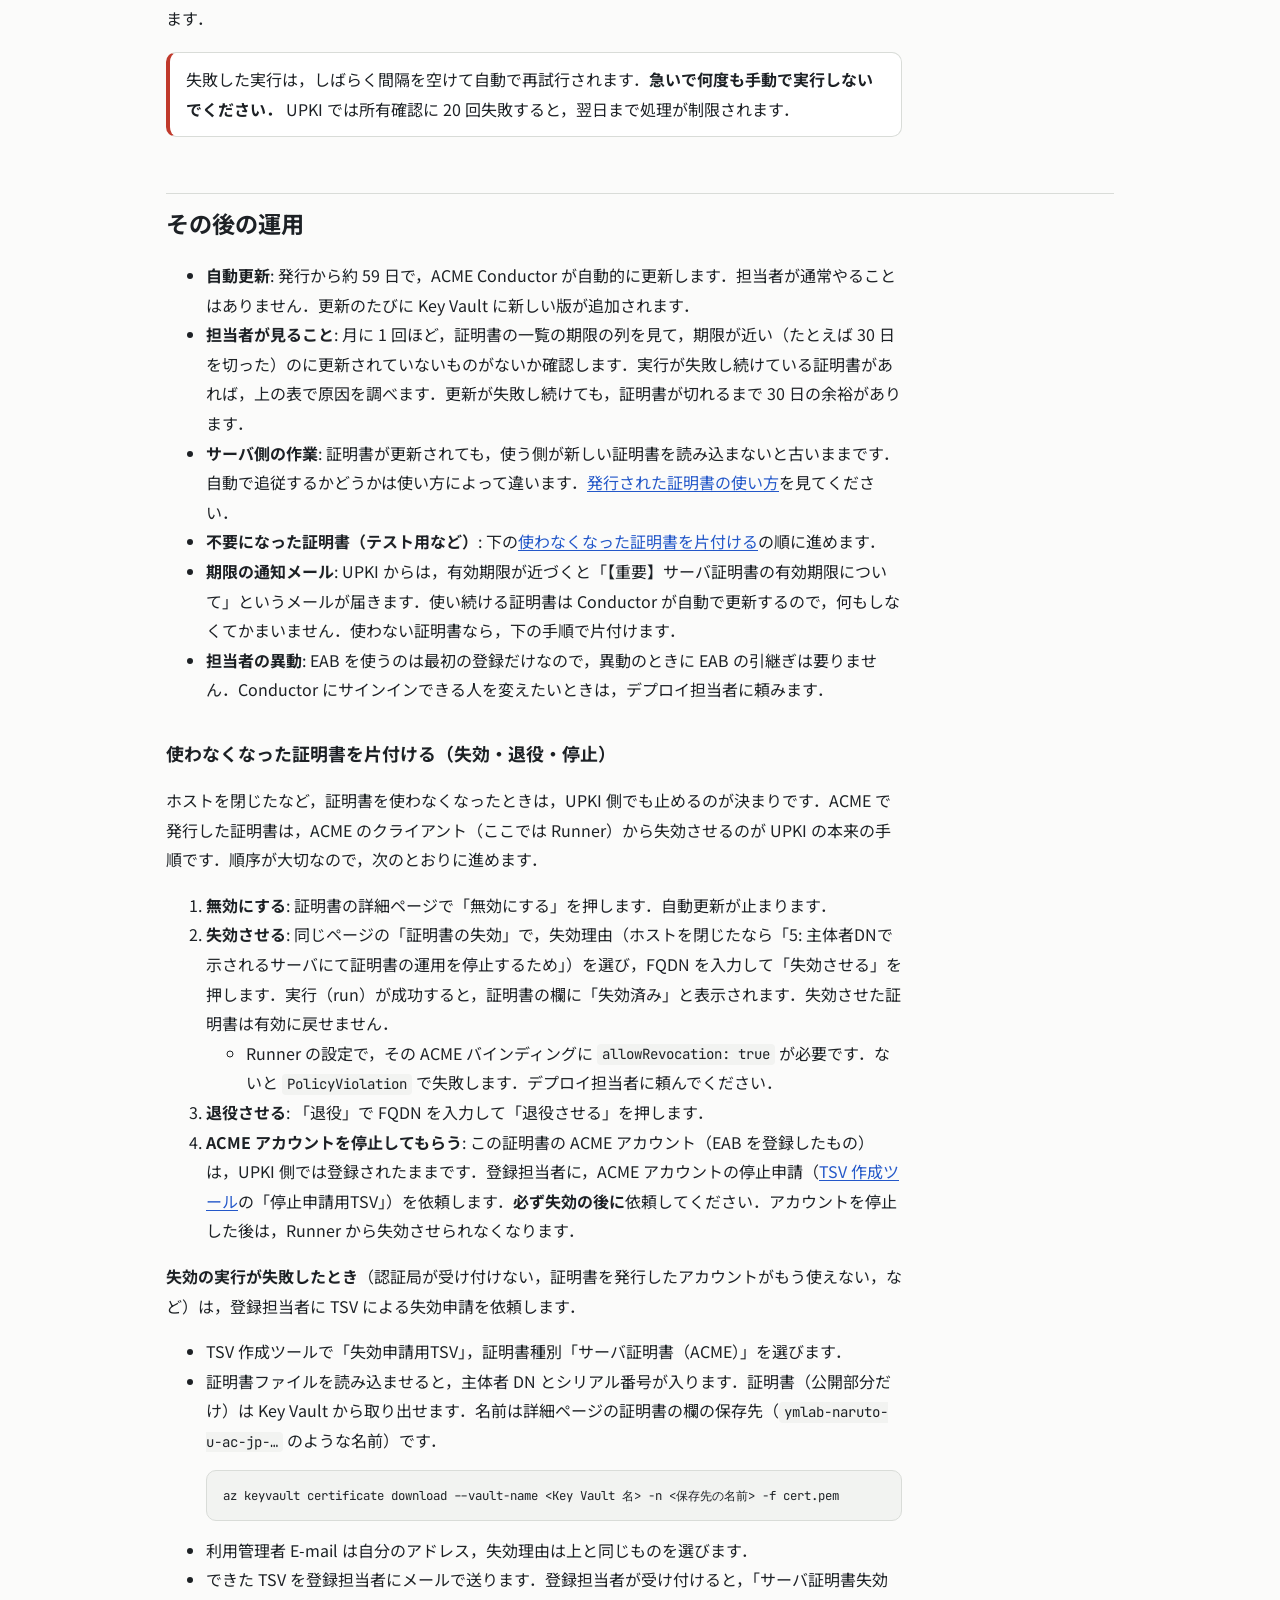
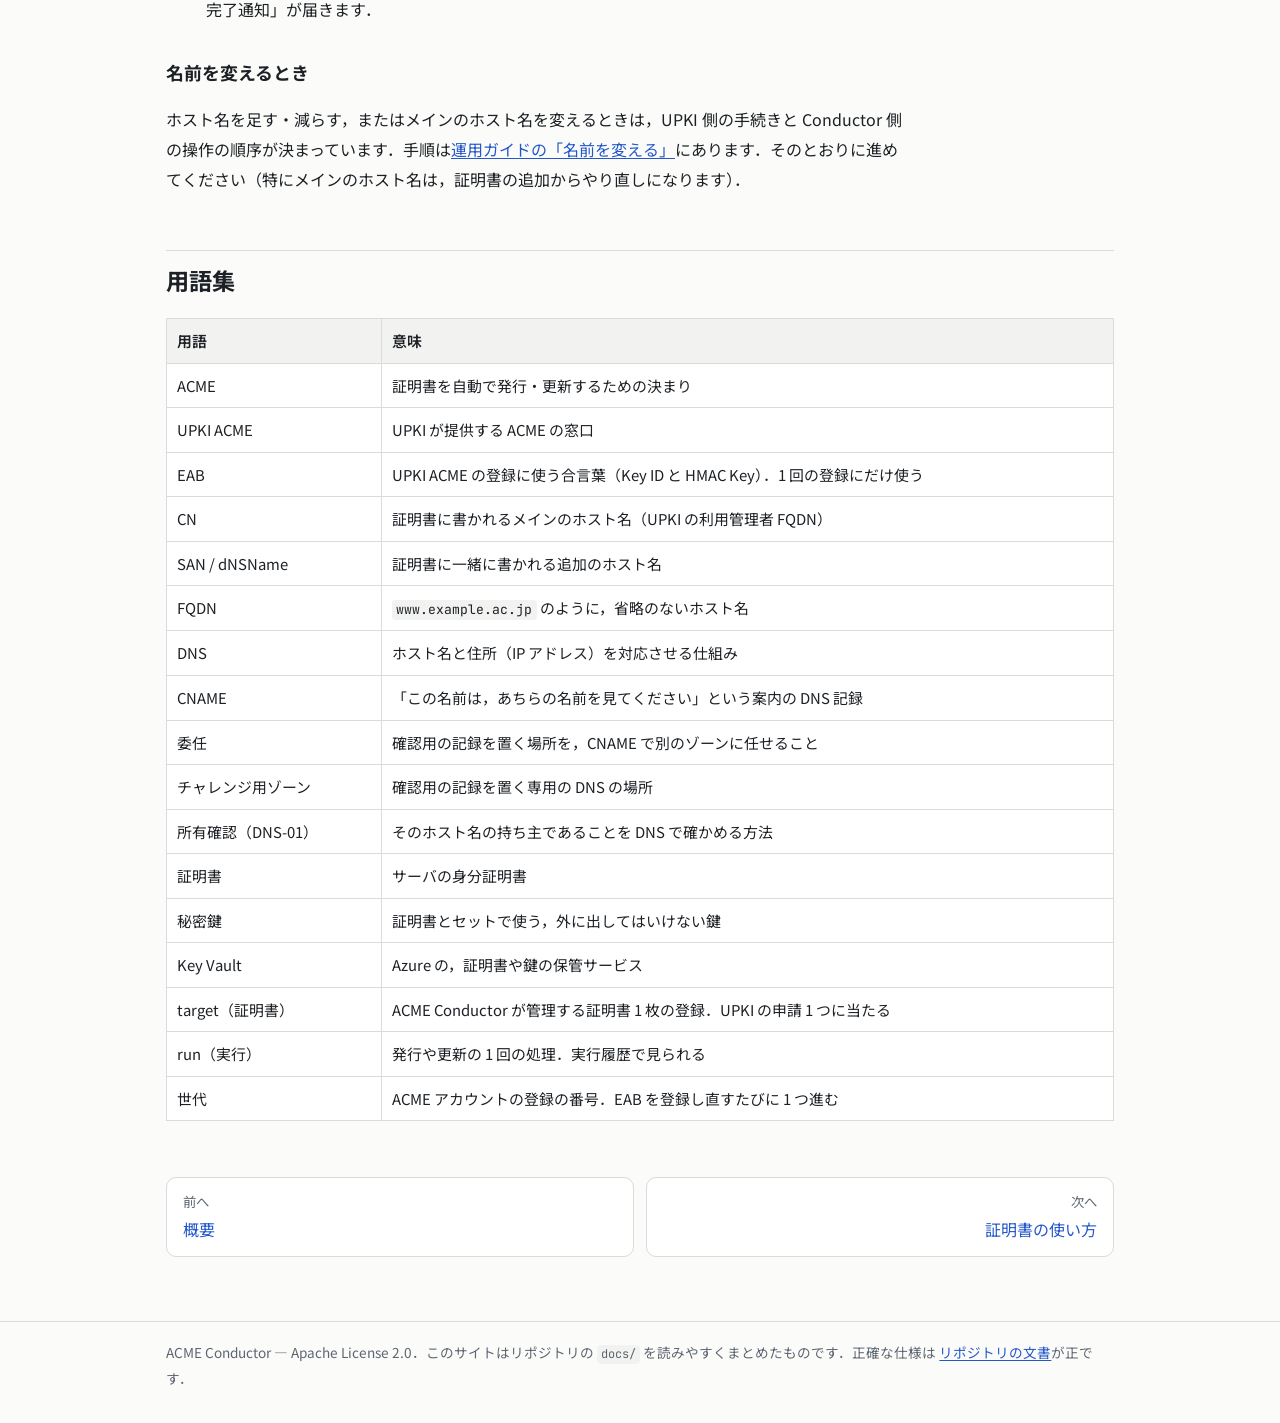
<file: site/upki-guide.html>
<!doctype html>
<html lang="ja">
<head>
<meta charset="utf-8">
<meta name="viewport" content="width=device-width, initial-scale=1">
<title>証明書の発行手順 — ACME Conductor</title>
<meta name="description" content="UPKI の登録担当者が，DNS・ACME・Azure に詳しくなくても，ACME Conductor で証明書を発行するまでの手順を最初から順に説明します．">
<link rel="preconnect" href="https://fonts.googleapis.com">
<link rel="preconnect" href="https://fonts.gstatic.com" crossorigin>
<link href="https://fonts.googleapis.com/css2?family=Noto+Sans+JP:wght@400;600;700&family=JetBrains+Mono&display=swap" rel="stylesheet">
<link rel="stylesheet" href="style.css">
</head>
<body>
<header class="site-header">
  <div class="inner">
    <a class="brand" href="index.html">ACME <span>Conductor</span></a>
    <nav class="nav" aria-label="ページ">
      <a href="index.html">概要</a>
      <a href="upki-guide.html" aria-current="page">証明書の発行手順</a>
      <a href="certificate-usage.html">証明書の使い方</a>
      <a href="how-it-works.html">仕組み</a>
      <a href="security.html">安全設計</a>
      <a href="deploy.html">導入ガイド</a>
      <a href="status.html">現状と制限</a>
      <a href="https://github.com/CITS-NUE/acme-conductor">GitHub</a>
    </nav>
  </div>
</header>

<main>
  <section class="hero">
    <h1>UPKI 証明書の発行手順<br>（登録担当者向け）</h1>
    <p class="lead">
      UPKI の登録担当者で，DNS・ACME・Azure にはあまり詳しくない方が，ACME Conductor を使って
      証明書を発行するまでの手順を，最初から順に説明します．仕組みの詳しい説明や設定の書き方は，運用担当者向けの
      <a href="https://github.com/CITS-NUE/acme-conductor/blob/main/docs/account-scoped-ca.md">アカウントごとに発行範囲が決まる CA の運用ガイド</a>にあります．
      このページは，そこに書かれた手順を初めての方向けに言い換えたものです．
    </p>
  </section>

  <h2 id="audience">この文書の対象と，終わったときの状態</h2>
  <ul>
    <li><strong>対象</strong>: UPKI 登録担当者として，サーバ証明書の申請を取りまとめている方．</li>
    <li><strong>終わったときの状態</strong>: 申請した名前（ホスト名）の証明書が，Azure の Key Vault（証明書の保管場所）に入っています．その後は，期限が近づくと ACME Conductor が自動で更新するので，担当者が毎回申請し直す必要はありません．</li>
    <li>発行された証明書を実際のサーバでどう使うかは，<a href="certificate-usage.html">発行された証明書の使い方（ケース別）</a>を読んでください．</li>
    <li><strong>所要時間の目安</strong>: 作業そのものは，慣れれば 1 時間程度です．ただし UPKI の審査に数日かかることがあるので，全体では数日から 1 週間程度を見込んでください．</li>
  </ul>
  <p>ACME Conductor の画面には，画面上部のバーに <strong>日本語 / English</strong> の切り替えがあります．このページでは日本語表示の名前で説明します．</p>

  <h2 id="flow">全体の流れ（1 画面で）</h2>
  <div class="table-wrap">
    <table>
      <thead><tr><th>#</th><th>何をする</th><th>どこで</th><th>誰が</th></tr></thead>
      <tbody>
        <tr><td>1</td><td><a href="#step1">ホスト名を決め，前提を確かめる</a></td><td>利用者との打ち合わせ</td><td>登録担当者</td></tr>
        <tr><td>2</td><td><a href="#step2">申請用のファイル（TSV）を作る</a></td><td>UPKI TSV 作成ツール</td><td>登録担当者</td></tr>
        <tr><td>3</td><td><a href="#step3">TSV を提出し，審査後に EAB を受け取る</a></td><td>UPKI 証明書発行支援システム</td><td>登録担当者</td></tr>
        <tr><td>4</td><td><a href="#step4">DNS に CNAME を設定してもらう</a></td><td>DNS の管理画面</td><td>DNS の管理者（自分でなければ依頼）</td></tr>
        <tr><td>5</td><td><a href="#step5">発行ポリシーを用意する</a>（初回か，条件が違うときだけ）</td><td>ACME Conductor の画面</td><td>登録担当者</td></tr>
        <tr><td>6</td><td><a href="#step6">証明書（target）を無効の状態で追加する</a></td><td>ACME Conductor の画面</td><td>登録担当者</td></tr>
        <tr><td>7</td><td><a href="#step7">EAB を登録し，発行できたか確かめる</a></td><td>ACME Conductor の画面</td><td>登録担当者</td></tr>
      </tbody>
    </table>
  </div>
  <p>手順 3 の審査を待っている間に，手順 4 を進めておけます．手順 5 以降は，EAB を受け取り，DNS の設定を確認できてから行います．</p>

  <h2 id="basics">はじめに知っておくこと</h2>
  <ul>
    <li><strong>証明書と秘密鍵</strong>: 証明書は「このサーバは本物です」という身分証明書のようなもので，秘密鍵はその持ち主だけが持つ鍵です．この 2 つは必ず組で使い，秘密鍵は他人に見せてはいけません．</li>
    <li><strong>UPKI ACME と EAB</strong>: ACME は，証明書を自動で発行してもらうための決まりです．UPKI ACME では，最初に「この申請の担当はこの人」と結び付けるための合言葉を使い，これを <strong>EAB</strong>（Key ID と HMAC Key の 2 つの文字列）と呼びます．EAB は審査の後で UPKI から発行され，パスワードと同じくらい大切なものです．</li>
    <li><strong>ACME Conductor が代わりにやること</strong>: 証明書の発行，期限が近づいたときの更新（証明書の有効期間は 89 日で，発行から約 59 日で自動更新に入ります），保管場所への保存です．担当者が更新のたびに操作する必要はありません．</li>
    <li><strong>DNS の CNAME 委任（なぜ必要か）</strong>: 証明書を発行してもらうには，そのホスト名が自分たちのものだと証明する必要があります．そのために DNS に一時的な確認用の記録を置きます．ACME Conductor が組織の本番の DNS を直接書き換えないように，確認用の記録は専用の場所（チャレンジ用ゾーン）に置くことにします．そこで，本番の DNS には「確認用の記録は専用の場所を見てください」という案内（CNAME という種類の記録）を 1 回だけ書いておきます．これを <strong>委任</strong> と呼びます．</li>
    <li><strong>Key Vault（証明書の保管場所）</strong>: Azure にある，証明書や鍵を安全にしまっておく金庫のようなサービスです．発行された証明書と秘密鍵はここに保存されます．ACME Conductor 自体は秘密鍵を持ちません．</li>
  </ul>

  <h2 id="prereq">事前に用意するもの</h2>
  <ul class="checklist">
    <li>☐ ACME Conductor の URL（以下 <code>&lt;Conductor の URL&gt;</code>）と，サインインできるアカウント．URL とアカウントは，デプロイ（構築・運用）を担当する方に確認します．</li>
    <li>☐ UPKI 証明書発行支援システムの登録担当者画面にログインできること．</li>
    <li>☐ 利用者から聞く情報．少なくとも次の 3 つです．
      <ul>
        <li>ホスト名（例: <code>www.example.ac.jp</code>）．メインの 1 つと，追加の名前（最大 7 個）．</li>
        <li>用途（Web サイト，メールなど）．</li>
        <li>どこで使うか（Azure のサービスか，サーバか，機器か）．<a href="certificate-usage.html">発行された証明書の使い方</a>の<a href="certificate-usage.html#where">「証明書をどこで使いますか？」</a>を見て，該当するケースを聞いておくと，後で慌てません．</li>
      </ul>
    </li>
    <li>☐ DNS を変更できる人．自分でできない場合は，依頼先の担当者（<a href="#step4">手順 4</a> の依頼文の例を使います）．</li>
    <li>☐ 発行できるドメインの範囲と，名前の数の上限．デプロイ担当者に，「許可するドメイン（例: <code>example.ac.jp</code>）」と「1 枚の証明書に入れられる名前の数」を聞いておきます．範囲の外の名前は発行できません（<a href="#step1">手順 1</a>）．</li>
    <li>☐ チャレンジ用ゾーンの名前（以下 <code>&lt;チャレンジ用ゾーン&gt;</code>）．これもデプロイ担当者に確認します．</li>
  </ul>

  <h2 id="steps">手順</h2>

  <h3 id="step1">手順 1. ホスト名を決め，前提を確かめる</h3>
  <p><strong>目的</strong>: 申請する名前の一覧を確定します．後から変えると UPKI 側で手続きがやり直しになるので，最初に慎重に決めます．</p>
  <p><strong>操作</strong></p>
  <ol>
    <li>利用者と相談して，メインのホスト名（UPKI の「利用管理者 FQDN」，証明書の CN になる名前）を 1 つ決めます．</li>
    <li>追加のホスト名（UPKI では dNSName）を決めます．メインを含めて最大 8 個です．</li>
    <li><code>*</code> を使う名前（ワイルドカード）は使いません．</li>
    <li>すべての名前が，デプロイ担当者から聞いた「許可するドメイン」の下にあるか確認します．外れているときは，デプロイ担当者に設定の変更を頼みます（GUI からは変えられません）．</li>
  </ol>
  <p><strong>確認</strong>: 名前の一覧をメモに書き出し，数が上限以内で，すべて許可するドメインの下にあることを確かめます．</p>
  <div class="callout warn">
    <p><strong>よくある間違い</strong></p>
    <ul>
      <li>ホスト名が許可するドメインの外にあり，発行の段階で失敗する．</li>
      <li>後から名前を足したくなる．足すこと自体はできますが UPKI 側の手続きが増えます（<a href="#rename">名前を変えるとき</a>）．</li>
    </ul>
  </div>

  <h3 id="step2">手順 2. TSV を作る</h3>
  <p><strong>目的</strong>: UPKI に出す申請用のファイル（TSV）を作ります．</p>
  <p><strong>操作</strong></p>
  <ol>
    <li><a href="https://certs.nii.ac.jp/tsv-tool/">UPKI TSV 作成ツール</a>を開きます．</li>
    <li>「ACME 利用情報作成申請」の TSV を作ります．利用管理者 FQDN に手順 1 のメインのホスト名を，dNSName に残りの名前を入れます．</li>
    <li>証明書プロファイルを選びます．<strong>選んだプロファイル（RSA かどうか，鍵の長さ）をメモしておきます．</strong> 手順 5 で使います．</li>
  </ol>
  <p><strong>確認</strong>: 作成した TSV の名前の一覧が，手順 1 のメモと同じです．</p>
  <div class="callout warn">
    <p><strong>よくある間違い</strong>: プロファイルをメモし忘れ，手順 5 で鍵の種類を間違える（発行が失敗します）．</p>
  </div>

  <h3 id="step3">手順 3. TSV を提出し，EAB を受け取る</h3>
  <p><strong>目的</strong>: 審査を通して EAB（Key ID と HMAC Key）を受け取ります．</p>
  <p><strong>操作</strong></p>
  <ol>
    <li><a href="https://scia.secomtrust.net/upki-odcert/lra/SSLLogin.do">UPKI 証明書発行支援システムの登録担当者画面</a>にログインし，TSV をアップロードします．</li>
    <li>審査を待ちます．数日かかることがあります．この間に手順 4 を進めます．</li>
    <li>審査が済むと EAB（Key ID と HMAC Key）が発行されます．<strong>手元の安全な場所に，手順 7 まで一時的に控えてください．</strong></li>
  </ol>
  <p><strong>確認</strong>: Key ID と HMAC Key の 2 つの文字列が手元にあります．</p>
  <div class="callout danger">
    <p><strong>よくある間違い</strong></p>
    <ul>
      <li><strong>EAB は誰にも渡しません．利用者にも，他の担当者にも，チャットにもメールにもチケットにも貼りません．</strong> EAB を持つ人は，あなたの申請で証明書を発行できてしまいます．手順 7 で画面に入力するときだけ使います．</li>
      <li>受け取った EAB を 2 回以上使おうとする．EAB は 1 回の登録にだけ使えます．</li>
    </ul>
  </div>

  <h3 id="step4">手順 4. DNS に CNAME を設定してもらう</h3>
  <p><strong>目的</strong>: 各ホスト名の「確認用の記録は専用の場所を見てください」という案内を，本番の DNS に書いてもらいます．</p>
  <p><strong>操作</strong></p>
  <ol>
    <li>名前ごとに 1 つずつ，次の CNAME の記録が必要です．<code>&lt;ホスト名&gt;</code> に手順 1 の名前を，<code>&lt;チャレンジ用ゾーン&gt;</code> にデプロイ担当者から聞いた名前を入れます．
<pre><code>_acme-challenge.&lt;ホスト名&gt;.  IN CNAME  &lt;ホスト名&gt;.&lt;チャレンジ用ゾーン&gt;.</code></pre>
      例: <code>www.example.ac.jp</code> の場合
<pre><code>_acme-challenge.www.example.ac.jp.  IN CNAME  www.&lt;チャレンジ用ゾーン&gt;.</code></pre>
      右側の名前は，他の名前と重ならなければ何でも構いません．チャレンジ用ゾーンの中に，事前に何かを作る必要はありません．</li>
    <li>DNS を自分で変更できないときは，DNS の管理者に次の依頼文を送ります．
      <blockquote>
        <p>件名: DNS への CNAME レコード追加のお願い（証明書の自動発行のため）</p>
        <p>お疲れさまです．UPKI の証明書を自動発行する仕組みを使うため，次の CNAME レコードを追加してください．他のレコードの変更は不要です．</p>
        <ul>
          <li>種類: CNAME</li>
          <li>名前: <code>_acme-challenge.&lt;ホスト名 1&gt;</code></li>
          <li>値: <code>&lt;ホスト名 1&gt;.&lt;チャレンジ用ゾーン&gt;</code></li>
        </ul>
        <p>（名前ごとに 1 行ずつ）</p>
        <ul>
          <li><code>&lt;ホスト名 2&gt;</code> についても同様に，……</li>
        </ul>
        <p>追加の希望日: ○月○日まで（審査結果が出る前に済んでいると助かります）<br>追加後は，お知らせください．</p>
      </blockquote>
    </li>
    <li>設定が済んだら，<strong>すべての名前について</strong> 確かめます（次の「確認」）．</li>
  </ol>
  <p><strong>確認</strong></p>
  <ul>
    <li>コマンドが使える場合（Mac のターミナルや Linux）:
<pre><code>dig +short CNAME _acme-challenge.&lt;ホスト名&gt;</code></pre>
      <code>&lt;ホスト名&gt;.&lt;チャレンジ用ゾーン&gt;.</code> のように，チャレンジ用ゾーンの中の名前が表示されれば成功です．何も表示されなければ，まだ設定されていません．</li>
    <li>コマンドが使えない場合: DNS を調べる Web サービス（「DNS lookup」などで検索できます）に <code>_acme-challenge.&lt;ホスト名&gt;</code> を入れ，種類に CNAME を選んで調べます．結果がチャレンジ用ゾーンの名前ならば成功です．DNS の設定が世の中に広がるのに，数分から数時間かかることがあります．</li>
  </ul>
  <div class="callout warn">
    <p><strong>よくある間違い</strong></p>
    <ul>
      <li>名前が複数あるのに，一部の名前の CNAME が抜けている．<strong>1 つでも抜けていると，その名前の確認が失敗します．</strong></li>
      <li>確認しないまま手順 7 に進む．UPKI では所有確認に 20 回失敗すると，翌日まで処理が制限されます．失敗したときにやみくもに何度も試さないでください．</li>
      <li><code>_acme-challenge.</code> を付け忘れる，ホスト名の末尾のドット（<code>.</code>）を間違える．</li>
    </ul>
  </div>

  <h3 id="step5">手順 5. 発行ポリシーを用意する</h3>
  <p><strong>目的</strong>: 「どのドメインまで，どんな鍵で，期限の何日前に更新するか」というルールを決めます．すでに UPKI 用のポリシーがあり，条件が合うときは，この手順は飛ばして手順 6 に進みます．</p>
  <p><strong>操作</strong></p>
  <ol>
    <li>ブラウザで <code>&lt;Conductor の URL&gt;</code> を開き，サインインします．</li>
    <li>メニューの「発行ポリシー」を開き，既存のポリシーを確認します．一覧には名前が表示されます．次の条件が合っていればそれを使います．合わなければ，新しいポリシーを作ります．
      <ul>
        <li>許可するドメイン: 手順 1 の名前がすべてその下にある．</li>
        <li>鍵の種類: 手順 2 のプロファイルに合っている．RSA なら <code>rsa2048</code>．</li>
        <li>ホスト名の最大数: 手順 1 の名前の数以上（UPKI は最大 8）．</li>
        <li>期限の何日前に更新するか: 通常は <code>30</code>（約 59 日で更新に入ります）．</li>
        <li>ワイルドカードは許可しない．</li>
        <li>接続先（binding）: UPKI のもの（<code>upki</code> などの名前．デプロイ担当者に確認）．</li>
        <li>名前: 後で選びやすい名前を付ける（例: 「UPKI 本番」）．他のポリシーと同じ名前は付けられません．</li>
      </ul>
    </li>
    <li>新しく作るときは，「発行ポリシーを追加」を押し，上の値（名前を含む）を入れて「有効」にチェックを入れ，「発行ポリシーを追加」ボタンで保存します．</li>
  </ol>
  <p><strong>確認</strong>: ポリシーの一覧に，付けた名前で表示されます．</p>
  <div class="callout warn">
    <p><strong>よくある間違い</strong></p>
    <ul>
      <li>鍵の種類をプロファイルと違うものにする．たとえば RSA のプロファイルで <code>rsa4096</code> を選ぶと，確認の後で UPKI に拒否され，発行が失敗します．</li>
      <li>別の認証局用に作ったポリシーをそのまま使う．</li>
    </ul>
  </div>

  <h3 id="step6">手順 6. 証明書（target）を無効の状態で追加する</h3>
  <p><strong>目的</strong>: ACME Conductor に「この名前の証明書を管理してください」と登録します．まだ EAB を登録していないので，<strong>無効の状態で作ります．</strong></p>
  <p><strong>操作</strong></p>
  <ol>
    <li>メニューの「証明書」を開き，「証明書を追加」を押します．</li>
    <li>次のように入力します．
      <ul>
        <li>主たるホスト名（FQDN）: 手順 1 のメインのホスト名．作成後は変更できません．</li>
        <li>追加のホスト名（SAN）: 残りの名前を 1 行に 1 つ．</li>
        <li>発行ポリシー: 手順 5 で付けた名前（例: 「UPKI 本番」）のポリシーを選ぶ．</li>
        <li>実行の接続先，DNS の接続先，保存先（store）: 他の証明書と同じ値でよいのが普通です．分からなければデプロイ担当者に聞いてください．保存先（Key Vault）の種類が，証明書の形式（PEM か PFX）を決めます．詳しくは<a href="certificate-usage.html#storage">使い方の文書</a>を見てください．</li>
        <li>有効: <strong>チェックを外します．</strong></li>
      </ul>
    </li>
    <li>画面下の「証明書を追加」ボタンを押します．</li>
  </ol>
  <p><strong>確認</strong>: 証明書の一覧に，無効の状態で表示されます．</p>
  <div class="callout warn">
    <p><strong>よくある間違い</strong>: 有効のまま作ってしまう．害はありませんが，アカウントがないため直後の実行が失敗し，失敗の記録が残ります．その場合も手順 7 に進んでかまいません．</p>
  </div>

  <h3 id="step7">手順 7. EAB を登録し，発行できたか確かめる</h3>
  <p><strong>目的</strong>: EAB を登録して，証明書を実際に発行します．</p>
  <p><strong>操作</strong></p>
  <ol>
    <li>手順 6 で作った証明書の詳細ページを開き，「ACME アカウント」の節を探します．</li>
    <li>手順 3 の Key ID と HMAC Key を入力し，「EAB を登録（世代 1）」を押します．入力した内容はブラウザの中で暗号化されて送られ，登録後は画面に表示されません．</li>
    <li>同じページの「DNS の委任（_acme-challenge）」の節で，すべての名前が「OK」になっていることを確かめます．「欠落」や「別のゾーン」があれば，節に表示されるレコードを<a href="#step4">手順 4</a> のとおり DNS の管理者に依頼し，「再確認」で「OK」になってから次に進みます．委任が欠けたまま有効にすると，実行は <code>DnsFailure</code> で失敗します．</li>
    <li>ページ上部の「有効にする」を押します．有効にした時点で自動的に発行が始まります．ページ上部の「次にやること」の案内にも，その時点ですべきことが表示されます．</li>
    <li>「実行履歴」を開いて，実行（run）の状態を見ます．「実行中」から「成功」になれば完了です．数分かかることがあります．</li>
  </ol>
  <p><strong>確認</strong></p>
  <ul>
    <li>実行が「成功」になっている．</li>
    <li>「ACME アカウント」の節に世代 1 が「使用中」と表示されている．</li>
    <li>詳しい確認は次の<a href="#verify">発行できたか確かめる</a>を見てください．</li>
  </ul>
  <div class="callout danger">
    <p><strong>よくある間違い</strong></p>
    <ul>
      <li><strong>EAB を貼るときに，チャットや文書にも貼ってしまう．</strong> 入力するのは，この 1 か所だけです．</li>
      <li>失敗したからといって，何度も「今すぐ実行」を押す．UPKI の 20 回制限に近づきます．失敗したら，まず<a href="#troubleshooting">うまくいかないとき</a>で原因を確認します．</li>
      <li>アカウントの登録が済んで（世代 1 が「使用中」），発行だけが失敗したのに，EAB をもう一度登録しようとする．その場合は EAB を再登録せず，原因を直してから「今すぐ実行」を 1 回押すだけです．</li>
    </ul>
  </div>

  <h2 id="verify">発行できたか確かめる</h2>
  <ol>
    <li>「証明書」の一覧で，該当の証明書の「証明書の有効期限」の列に日付が入っています．有効期間は 89 日なので，今日から約 89 日後になっているはずです．一覧が長いときは，表の上の絞り込み欄にホスト名の一部を入力すると，該当の行だけが残ります（空白で区切ると，すべての語を含む行に絞れます）．</li>
    <li>証明書の詳細ページの「証明書」の行に，保存先のオブジェクト名（<code>&lt;ホスト名を - でつないだもの&gt;-&lt;16 桁の英数字&gt;</code> の形）が表示されます．これが Key Vault の中での証明書の名前です．使い方の文書で必要になるので，利用者やサーバ管理者に伝える名前として控えておきます．</li>
    <li>管理者の許可があれば，Azure ポータルの Key Vault で「証明書」を開き，その名前があることを確かめられます．</li>
  </ol>
  <p>証明書を実際に使うところ（Web サイトなど）へ反映する手順は，<a href="certificate-usage.html">発行された証明書の使い方（ケース別）</a>にあります．</p>

  <h2 id="troubleshooting">うまくいかないとき</h2>
  <p>画面の実行履歴に出る失敗の表示と，その意味です．どれも，画面には英語のエラーコードがそのまま表示されます．</p>
  <div class="table-wrap">
    <table>
      <thead><tr><th>画面に出る表示</th><th>意味</th><th>すること</th><th>誰に相談するか</th></tr></thead>
      <tbody>
        <tr><td><code>AcmeFailure</code>．要約に <code>keeps one account per target and this target has none yet</code></td><td>EAB がまだ登録されていない（手順 7 の前に実行された）</td><td>手順 7 の EAB の登録を行う．そのあとで実行が自動的に起きる</td><td>自分で対応できる</td></tr>
        <tr><td><code>PolicyViolation</code>．要約に <code>fqdn is not under any allowed DNS suffix</code></td><td>名前が許可するドメインの外にある</td><td>名前を確認する．必要なら許可するドメインを増やしてもらう</td><td>デプロイ担当者</td></tr>
        <tr><td><code>AcmeFailure</code>．数秒で終わった</td><td>DNS の CNAME が抜けているなど，確認用の記録を置けなかった可能性が高い</td><td>手順 4 の確認を全名前でやり直す</td><td>DNS の管理者</td></tr>
        <tr><td><code>AcmeFailure</code>．数十秒かかって終わった</td><td>確認は通ったが，鍵の種類が UPKI のプロファイルと違う，または登録していない名前が入っている</td><td>手順 5 の鍵の種類を確認して直し，「今すぐ実行」を 1 回押す</td><td>UPKI の窓口（名前の場合），デプロイ担当者</td></tr>
        <tr><td><code>AcmeFailure</code>．EAB を登録した直後の実行で失敗し，世代が「失敗」になった</td><td>EAB の入力ミス，または使用済みの EAB</td><td>新しい EAB を UPKI で受け取り，登録し直す（世代の番号は進みます）</td><td>UPKI の窓口</td></tr>
        <tr><td>何も起きない（実行が始まらない）</td><td>証明書やポリシーが無効になっている，すでに別の実行が動いている</td><td>「有効」になっているかを確認する</td><td>デプロイ担当者</td></tr>
      </tbody>
    </table>
  </div>
  <p><code>AcmeFailure</code> の理由の詳細（UPKI からの応答）は，今のところ画面には出ません．実行にかかった時間と，直前にやった操作から見当をつけます．詳しい切り分けは<a href="https://github.com/CITS-NUE/acme-conductor/blob/main/docs/account-scoped-ca.md#失敗の読み方">運用ガイドの「失敗の読み方」</a>にあります．</p>
  <div class="callout danger">
    <p>失敗した実行は，しばらく間隔を空けて自動で再試行されます．<strong>急いで何度も手動で実行しないでください．</strong> UPKI では所有確認に 20 回失敗すると，翌日まで処理が制限されます．</p>
  </div>

  <h2 id="operation">その後の運用</h2>
  <ul>
    <li><strong>自動更新</strong>: 発行から約 59 日で，ACME Conductor が自動的に更新します．担当者が通常やることはありません．更新のたびに Key Vault に新しい版が追加されます．</li>
    <li><strong>担当者が見ること</strong>: 月に 1 回ほど，証明書の一覧の期限の列を見て，期限が近い（たとえば 30 日を切った）のに更新されていないものがないか確認します．実行が失敗し続けている証明書があれば，上の表で原因を調べます．更新が失敗し続けても，証明書が切れるまで 30 日の余裕があります．</li>
    <li><strong>サーバ側の作業</strong>: 証明書が更新されても，使う側が新しい証明書を読み込まないと古いままです．自動で追従するかどうかは使い方によって違います．<a href="certificate-usage.html">発行された証明書の使い方</a>を見てください．</li>
    <li><strong>不要になった証明書（テスト用など）</strong>: 下の<a href="#retire">使わなくなった証明書を片付ける</a>の順に進めます．</li>
    <li><strong>期限の通知メール</strong>: UPKI からは，有効期限が近づくと「【重要】サーバ証明書の有効期限について」というメールが届きます．使い続ける証明書は Conductor が自動で更新するので，何もしなくてかまいません．使わない証明書なら，下の手順で片付けます．</li>
    <li><strong>担当者の異動</strong>: EAB を使うのは最初の登録だけなので，異動のときに EAB の引継ぎは要りません．Conductor にサインインできる人を変えたいときは，デプロイ担当者に頼みます．</li>
  </ul>

  <h3 id="retire">使わなくなった証明書を片付ける（失効・退役・停止）</h3>
  <p>ホストを閉じたなど，証明書を使わなくなったときは，UPKI 側でも止めるのが決まりです．ACME で発行した証明書は，ACME のクライアント（ここでは Runner）から失効させるのが UPKI の本来の手順です．順序が大切なので，次のとおりに進めます．</p>
  <ol>
    <li><strong>無効にする</strong>: 証明書の詳細ページで「無効にする」を押します．自動更新が止まります．</li>
    <li><strong>失効させる</strong>: 同じページの「証明書の失効」で，失効理由（ホストを閉じたなら「5: 主体者DNで示されるサーバにて証明書の運用を停止するため」）を選び，FQDN を入力して「失効させる」を押します．実行（run）が成功すると，証明書の欄に「失効済み」と表示されます．失効させた証明書は有効に戻せません．
      <ul><li>Runner の設定で，その ACME バインディングに <code>allowRevocation: true</code> が必要です．ないと <code>PolicyViolation</code> で失敗します．デプロイ担当者に頼んでください．</li></ul></li>
    <li><strong>退役させる</strong>: 「退役」で FQDN を入力して「退役させる」を押します．</li>
    <li><strong>ACME アカウントを停止してもらう</strong>: この証明書の ACME アカウント（EAB を登録したもの）は，UPKI 側では登録されたままです．登録担当者に，ACME アカウントの停止申請（<a href="https://certs.nii.ac.jp/tsv-tool/">TSV 作成ツール</a>の「停止申請用TSV」）を依頼します．<strong>必ず失効の後に</strong>依頼してください．アカウントを停止した後は，Runner から失効させられなくなります．</li>
  </ol>
  <p><strong>失効の実行が失敗したとき</strong>（認証局が受け付けない，証明書を発行したアカウントがもう使えない，など）は，登録担当者に TSV による失効申請を依頼します．</p>
  <ul>
    <li>TSV 作成ツールで「失効申請用TSV」，証明書種別「サーバ証明書（ACME）」を選びます．</li>
    <li>証明書ファイルを読み込ませると，主体者 DN とシリアル番号が入ります．証明書（公開部分だけ）は Key Vault から取り出せます．名前は詳細ページの証明書の欄の保存先（<code>ymlab-naruto-u-ac-jp-…</code> のような名前）です．
      <pre><code>az keyvault certificate download --vault-name &lt;Key Vault 名&gt; -n &lt;保存先の名前&gt; -f cert.pem</code></pre></li>
    <li>利用管理者 E-mail は自分のアドレス，失効理由は上と同じものを選びます．</li>
    <li>できた TSV を登録担当者にメールで送ります．登録担当者が受け付けると，「サーバ証明書失効完了通知」が届きます．</li>
  </ul>

  <h3 id="rename">名前を変えるとき</h3>
  <p>ホスト名を足す・減らす，またはメインのホスト名を変えるときは，UPKI 側の手続きと Conductor 側の操作の順序が決まっています．手順は<a href="https://github.com/CITS-NUE/acme-conductor/blob/main/docs/account-scoped-ca.md#名前を変える">運用ガイドの「名前を変える」</a>にあります．そのとおりに進めてください（特にメインのホスト名は，証明書の追加からやり直しになります）．</p>

  <h2 id="glossary">用語集</h2>
  <div class="table-wrap">
    <table>
      <thead><tr><th>用語</th><th>意味</th></tr></thead>
      <tbody>
        <tr><td>ACME</td><td>証明書を自動で発行・更新するための決まり</td></tr>
        <tr><td>UPKI ACME</td><td>UPKI が提供する ACME の窓口</td></tr>
        <tr><td>EAB</td><td>UPKI ACME の登録に使う合言葉（Key ID と HMAC Key）．1 回の登録にだけ使う</td></tr>
        <tr><td>CN</td><td>証明書に書かれるメインのホスト名（UPKI の利用管理者 FQDN）</td></tr>
        <tr><td>SAN / dNSName</td><td>証明書に一緒に書かれる追加のホスト名</td></tr>
        <tr><td>FQDN</td><td><code>www.example.ac.jp</code> のように，省略のないホスト名</td></tr>
        <tr><td>DNS</td><td>ホスト名と住所（IP アドレス）を対応させる仕組み</td></tr>
        <tr><td>CNAME</td><td>「この名前は，あちらの名前を見てください」という案内の DNS 記録</td></tr>
        <tr><td>委任</td><td>確認用の記録を置く場所を，CNAME で別のゾーンに任せること</td></tr>
        <tr><td>チャレンジ用ゾーン</td><td>確認用の記録を置く専用の DNS の場所</td></tr>
        <tr><td>所有確認（DNS-01）</td><td>そのホスト名の持ち主であることを DNS で確かめる方法</td></tr>
        <tr><td>証明書</td><td>サーバの身分証明書</td></tr>
        <tr><td>秘密鍵</td><td>証明書とセットで使う，外に出してはいけない鍵</td></tr>
        <tr><td>Key Vault</td><td>Azure の，証明書や鍵の保管サービス</td></tr>
        <tr><td>target（証明書）</td><td>ACME Conductor が管理する証明書 1 枚の登録．UPKI の申請 1 つに当たる</td></tr>
        <tr><td>run（実行）</td><td>発行や更新の 1 回の処理．実行履歴で見られる</td></tr>
        <tr><td>世代</td><td>ACME アカウントの登録の番号．EAB を登録し直すたびに 1 つ進む</td></tr>
      </tbody>
    </table>
  </div>

  <div class="next">
    <a class="back" href="index.html"><small>前へ</small>概要</a>
    <a class="fwd" href="certificate-usage.html"><small>次へ</small>証明書の使い方</a>
  </div>
</main>

<footer>
  <div class="inner">
    ACME Conductor — Apache License 2.0．このサイトはリポジトリの <code>docs/</code> を読みやすくまとめたものです．正確な仕様は
    <a href="https://github.com/CITS-NUE/acme-conductor/tree/main/docs">リポジトリの文書</a>が正です．
  </div>
</footer>
</body>
</html>
</file>
<file: site/style.css>
/* ACME Conductor 解説サイト共通スタイル．
   図（インライン SVG）は下の .d-* クラスだけで塗り分ける．色はすべて :root のトークン． */

:root {
  --bg: #fbfbfa;
  --surface: #ffffff;
  --surface-2: #f2f3f1;
  --text: #1d2125;
  --muted: #5d6670;
  --border: #d9dcd8;
  --accent: #2458c9;

  /* 図の役割色: コントロールプレーン / データプレーン / 外部 / シークレット / 危険 */
  --cp: #2458c9;
  --cp-fill: #e8eefb;
  --dp: #13795b;
  --dp-fill: #e3f3ec;
  --ext: #66707a;
  --ext-fill: #eff0ee;
  --secret: #a86200;
  --secret-fill: #fdf1dc;
  --danger: #c0392b;
  --danger-fill: #fbe7e4;

  --radius: 10px;
  --maxw: 980px;
  --font: "Noto Sans JP", system-ui, -apple-system, "Hiragino Sans", sans-serif;
  --mono: "JetBrains Mono", ui-monospace, SFMono-Regular, Menlo, monospace;
}

@media (prefers-color-scheme: dark) {
  :root:not([data-theme="light"]) {
    --bg: #15181b;
    --surface: #1c2024;
    --surface-2: #23282d;
    --text: #e6e8ea;
    --muted: #9aa3ab;
    --border: #353b41;
    --accent: #7ea6ff;
    --cp: #7ea6ff;
    --cp-fill: #1d2a45;
    --dp: #4fc79c;
    --dp-fill: #17332a;
    --ext: #a3abb3;
    --ext-fill: #262b30;
    --secret: #f0b454;
    --secret-fill: #3a2e17;
    --danger: #ff8a7a;
    --danger-fill: #3d201c;
  }
}
:root[data-theme="dark"] {
  --bg: #15181b; --surface: #1c2024; --surface-2: #23282d; --text: #e6e8ea;
  --muted: #9aa3ab; --border: #353b41; --accent: #7ea6ff;
  --cp: #7ea6ff; --cp-fill: #1d2a45; --dp: #4fc79c; --dp-fill: #17332a;
  --ext: #a3abb3; --ext-fill: #262b30; --secret: #f0b454; --secret-fill: #3a2e17;
  --danger: #ff8a7a; --danger-fill: #3d201c;
}

* { box-sizing: border-box; }
html { -webkit-text-size-adjust: 100%; }
body {
  margin: 0;
  background: var(--bg);
  color: var(--text);
  font-family: var(--font);
  font-size: 16px;
  line-height: 1.85;
}
a { color: var(--accent); text-underline-offset: 2px; }
code, pre { font-family: var(--mono); font-size: 0.88em; }
code { background: var(--surface-2); padding: 0.1em 0.35em; border-radius: 4px; overflow-wrap: anywhere; }
pre {
  background: var(--surface-2); border: 1px solid var(--border); border-radius: var(--radius);
  padding: 14px 16px; overflow-x: auto; line-height: 1.55;
}
pre code { background: none; padding: 0; }

/* ヘッダとナビゲーション */
.site-header {
  position: sticky; top: 0; z-index: 10;
  background: color-mix(in srgb, var(--bg) 92%, transparent);
  backdrop-filter: blur(6px);
  border-bottom: 1px solid var(--border);
}
.site-header .inner {
  max-width: var(--maxw); margin: 0 auto; padding: 10px 16px;
  display: flex; flex-wrap: wrap; align-items: center; gap: 6px 18px;
}
.brand { font-weight: 700; color: var(--text); text-decoration: none; margin-right: auto; }
.brand span { color: var(--accent); }
.nav { display: flex; flex-wrap: wrap; gap: 2px 4px; }
.nav a {
  color: var(--muted); text-decoration: none; font-size: 0.9rem;
  padding: 4px 10px; border-radius: 999px;
}
.nav a:hover { color: var(--text); background: var(--surface-2); }
.nav a[aria-current="page"] { color: var(--accent); background: var(--cp-fill); font-weight: 600; }

main { max-width: var(--maxw); margin: 0 auto; padding: 24px 16px 64px; }

/* 見出し */
.hero { padding: 28px 0 8px; }
.hero h1 { font-size: clamp(1.7rem, 4vw, 2.4rem); line-height: 1.35; margin: 0 0 12px; }
.hero .lead { font-size: 1.08rem; color: var(--muted); margin: 0; max-width: 46em; }
h2 {
  font-size: 1.45rem; margin: 56px 0 14px; padding-top: 8px;
  border-top: 1px solid var(--border);
}
h3 { font-size: 1.12rem; margin: 32px 0 8px; }
p, ul, ol { max-width: 46em; }
.muted { color: var(--muted); }

/* カード */
.cards { display: grid; grid-template-columns: repeat(auto-fit, minmax(230px, 1fr)); gap: 14px; margin: 18px 0; }
.card {
  background: var(--surface); border: 1px solid var(--border); border-radius: var(--radius);
  padding: 16px 18px;
}
.card h3 { margin: 0 0 6px; font-size: 1.02rem; }
.card p { margin: 0; font-size: 0.94rem; color: var(--muted); }
a.card { color: inherit; text-decoration: none; display: block; transition: border-color .15s; }
a.card:hover { border-color: var(--accent); }
.card.cp { border-left: 4px solid var(--cp); }
.card.dp { border-left: 4px solid var(--dp); }
.card.secret { border-left: 4px solid var(--secret); }
.card.danger { border-left: 4px solid var(--danger); }

/* 注記 */
.callout {
  border: 1px solid var(--border); border-left: 4px solid var(--accent);
  background: var(--surface); border-radius: var(--radius);
  padding: 12px 16px; margin: 18px 0; max-width: 46em;
}
.callout.warn { border-left-color: var(--secret); }
.callout.danger { border-left-color: var(--danger); }
.callout > :first-child { margin-top: 0; }
.callout > :last-child { margin-bottom: 0; }

/* 表 */
.table-wrap { overflow-x: auto; margin: 16px 0; }
table { border-collapse: collapse; width: 100%; font-size: 0.93rem; background: var(--surface); }
th, td { border: 1px solid var(--border); padding: 8px 10px; text-align: left; vertical-align: top; }
th { background: var(--surface-2); font-weight: 600; }

/* 図 */
figure.diagram {
  margin: 20px 0 28px; background: var(--surface);
  border: 1px solid var(--border); border-radius: var(--radius);
  padding: 16px;
}
figure.diagram svg { display: block; width: 100%; height: auto; max-width: 900px; margin: 0 auto; }
figure.diagram figcaption { margin-top: 10px; font-size: 0.88rem; color: var(--muted); }
.legend { display: flex; flex-wrap: wrap; gap: 6px 16px; font-size: 0.85rem; color: var(--muted); margin-top: 8px; }
.legend i { display: inline-block; width: 12px; height: 12px; border-radius: 3px; margin-right: 6px; vertical-align: -1px; border: 1.5px solid; }
.legend .cp { background: var(--cp-fill); border-color: var(--cp); }
.legend .dp { background: var(--dp-fill); border-color: var(--dp); }
.legend .ext { background: var(--ext-fill); border-color: var(--ext); }
.legend .secret { background: var(--secret-fill); border-color: var(--secret); }
.legend .danger { background: var(--danger-fill); border-color: var(--danger); }

/* SVG の部品．図はすべてこのクラスで描く（fill/stroke を直接書かない）． */
.d-text { fill: var(--text); font-family: var(--font); font-size: 14px; }
.d-small { fill: var(--muted); font-family: var(--font); font-size: 12px; }
.d-mono { fill: var(--text); font-family: var(--mono); font-size: 12px; }
.d-title { fill: var(--text); font-family: var(--font); font-size: 15px; font-weight: 700; }
.d-box { fill: var(--surface); stroke: var(--border); stroke-width: 1.5; }
.d-cp { fill: var(--cp-fill); stroke: var(--cp); stroke-width: 1.5; }
.d-dp { fill: var(--dp-fill); stroke: var(--dp); stroke-width: 1.5; }
.d-ext { fill: var(--ext-fill); stroke: var(--ext); stroke-width: 1.5; }
.d-secret { fill: var(--secret-fill); stroke: var(--secret); stroke-width: 1.5; }
.d-danger { fill: var(--danger-fill); stroke: var(--danger); stroke-width: 1.5; }
.d-zone { fill: none; stroke: var(--muted); stroke-width: 1.2; stroke-dasharray: 6 4; }
.d-line { fill: none; stroke: var(--muted); stroke-width: 1.6; }
.d-line-cp { fill: none; stroke: var(--cp); stroke-width: 1.8; }
.d-line-dp { fill: none; stroke: var(--dp); stroke-width: 1.8; }
.d-line-secret { fill: none; stroke: var(--secret); stroke-width: 1.8; }
.d-line-danger { fill: none; stroke: var(--danger); stroke-width: 1.8; stroke-dasharray: 5 4; }
.d-dash { stroke-dasharray: 5 4; }
.d-arrowhead { fill: var(--muted); }
.d-arrowhead-cp { fill: var(--cp); }
.d-arrowhead-dp { fill: var(--dp); }
.d-arrowhead-secret { fill: var(--secret); }
.d-arrowhead-danger { fill: var(--danger); }
.d-cp-text { fill: var(--cp); font-family: var(--font); font-size: 13px; font-weight: 600; }
.d-dp-text { fill: var(--dp); font-family: var(--font); font-size: 13px; font-weight: 600; }
.d-secret-text { fill: var(--secret); font-family: var(--font); font-size: 13px; font-weight: 600; }
.d-danger-text { fill: var(--danger); font-family: var(--font); font-size: 13px; font-weight: 600; }

/* 番号付きステップ */
ol.steps { list-style: none; padding: 0; counter-reset: s; max-width: none; }
ol.steps > li {
  counter-increment: s; position: relative; padding: 10px 14px 10px 52px; margin: 8px 0;
  background: var(--surface); border: 1px solid var(--border); border-radius: var(--radius);
}
ol.steps > li::before {
  content: counter(s); position: absolute; left: 12px; top: 10px;
  width: 28px; height: 28px; border-radius: 50%; background: var(--cp-fill); color: var(--cp);
  font-weight: 700; display: grid; place-items: center; font-size: 0.9rem;
}
ol.steps.dp > li::before { background: var(--dp-fill); color: var(--dp); }

/* バッジ */
.badge { display: inline-block; font-size: 0.78rem; padding: 1px 8px; border-radius: 999px; border: 1px solid var(--border); color: var(--muted); }
.badge.cp { color: var(--cp); border-color: var(--cp); }
.badge.dp { color: var(--dp); border-color: var(--dp); }
.badge.secret { color: var(--secret); border-color: var(--secret); }

/* 次のページへ */
.next { display: flex; justify-content: space-between; gap: 12px; margin-top: 56px; flex-wrap: wrap; }
.next a {
  flex: 1 1 220px; border: 1px solid var(--border); border-radius: var(--radius);
  padding: 12px 16px; text-decoration: none; background: var(--surface);
}
.next a small { display: block; color: var(--muted); }
.next a.fwd { text-align: right; }

footer { border-top: 1px solid var(--border); color: var(--muted); font-size: 0.85rem; }
footer .inner { max-width: var(--maxw); margin: 0 auto; padding: 18px 16px 32px; }

@media (max-width: 600px) {
  body { font-size: 15px; }
  h2 { margin-top: 40px; }
  figure.diagram { padding: 10px; }
}

/* 手順ページ: チェックリストと引用（依頼文の例） */
ul.checklist { list-style: none; padding-left: 0; }
ul.checklist > li { margin: 6px 0; }
blockquote {
  margin: 12px 0; padding: 4px 16px; max-width: 46em;
  border-left: 4px solid var(--border); background: var(--surface-2); color: var(--muted);
  border-radius: 0 var(--radius) var(--radius) 0;
}
blockquote p, blockquote ul { margin: 8px 0; }
</file>
